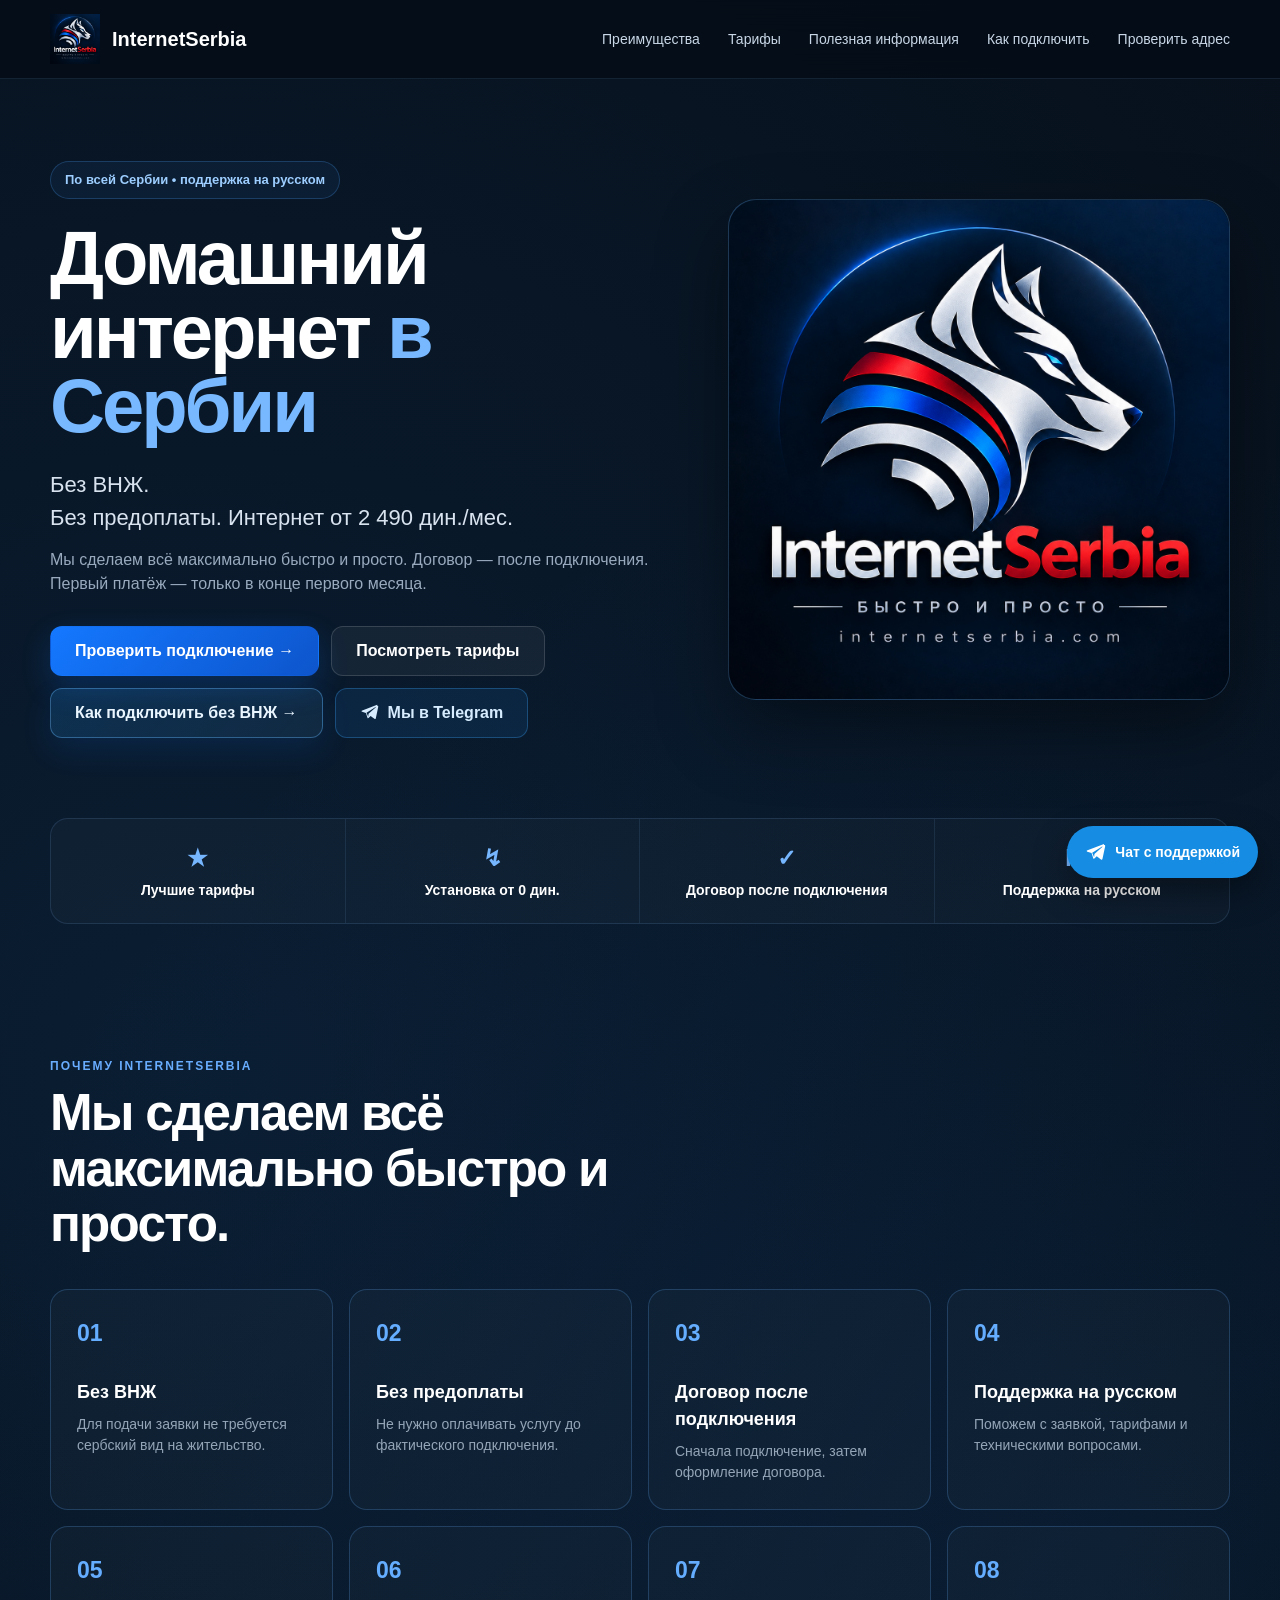
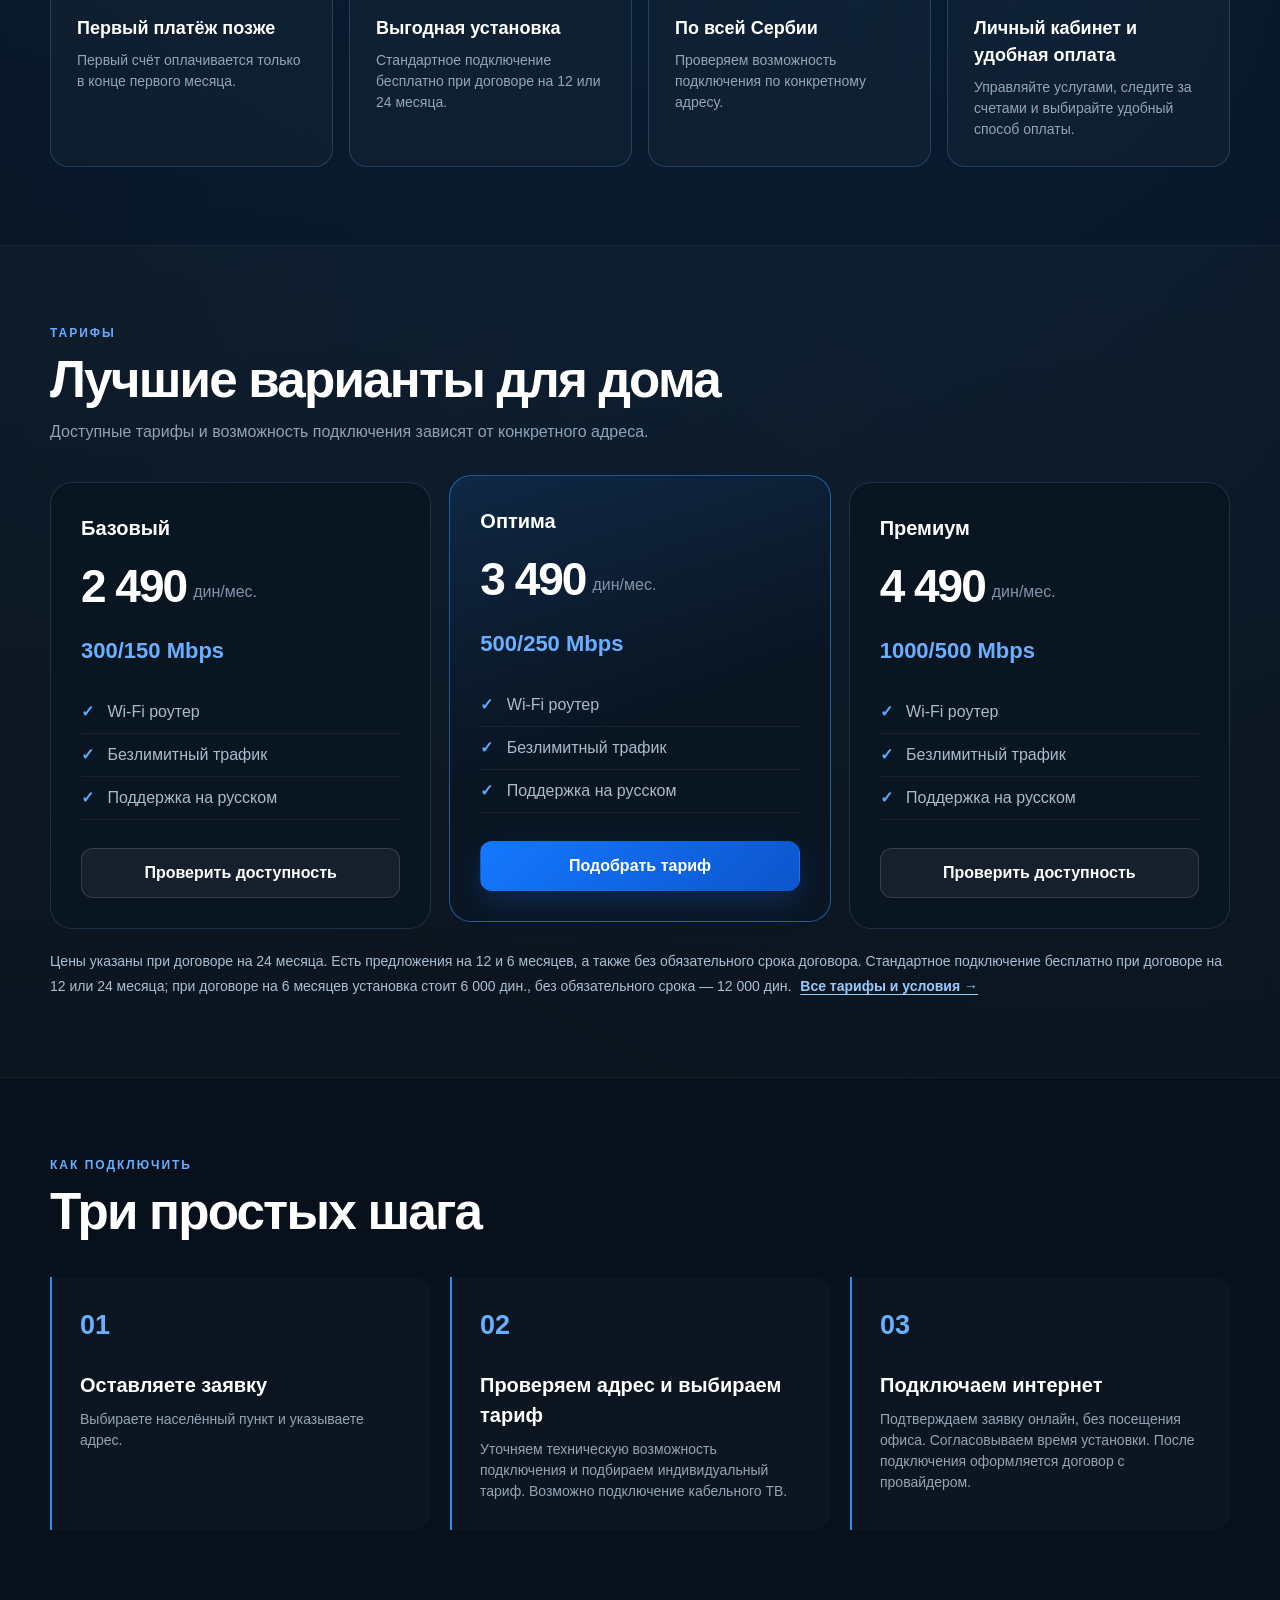
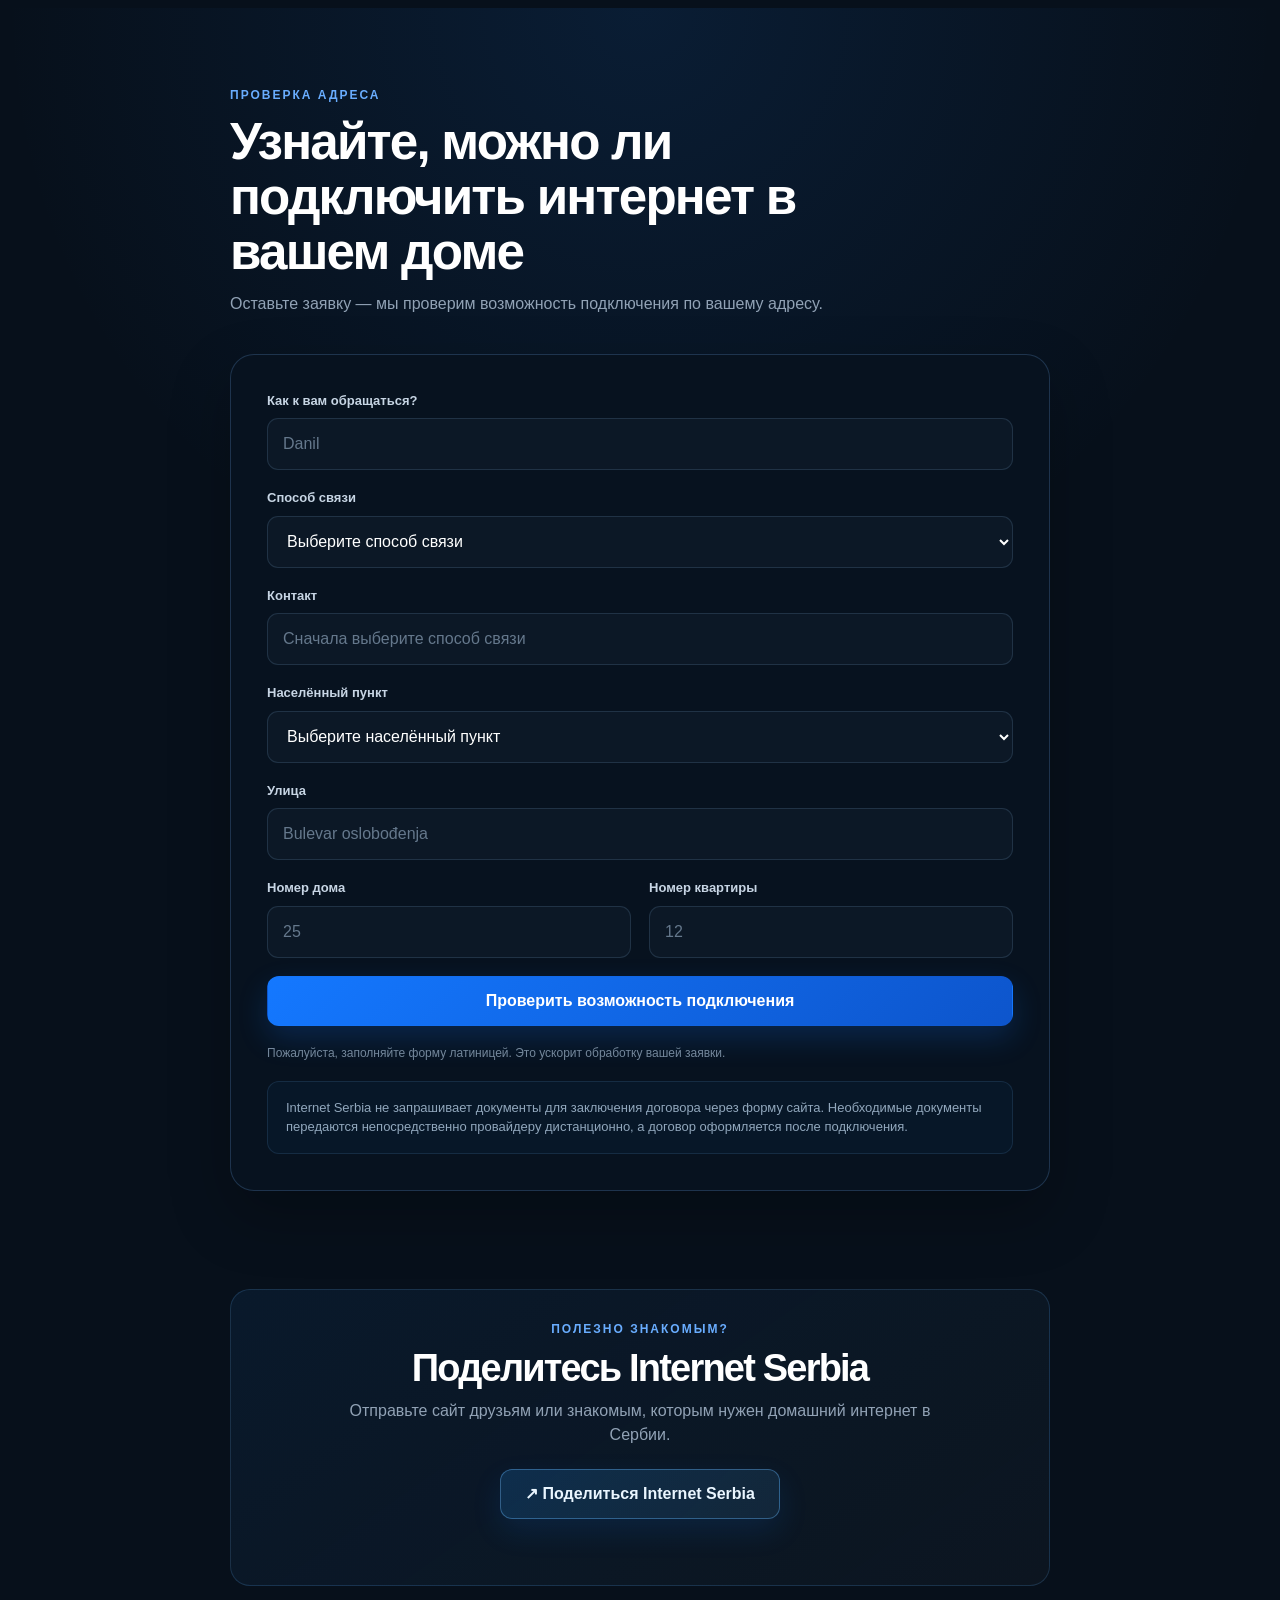
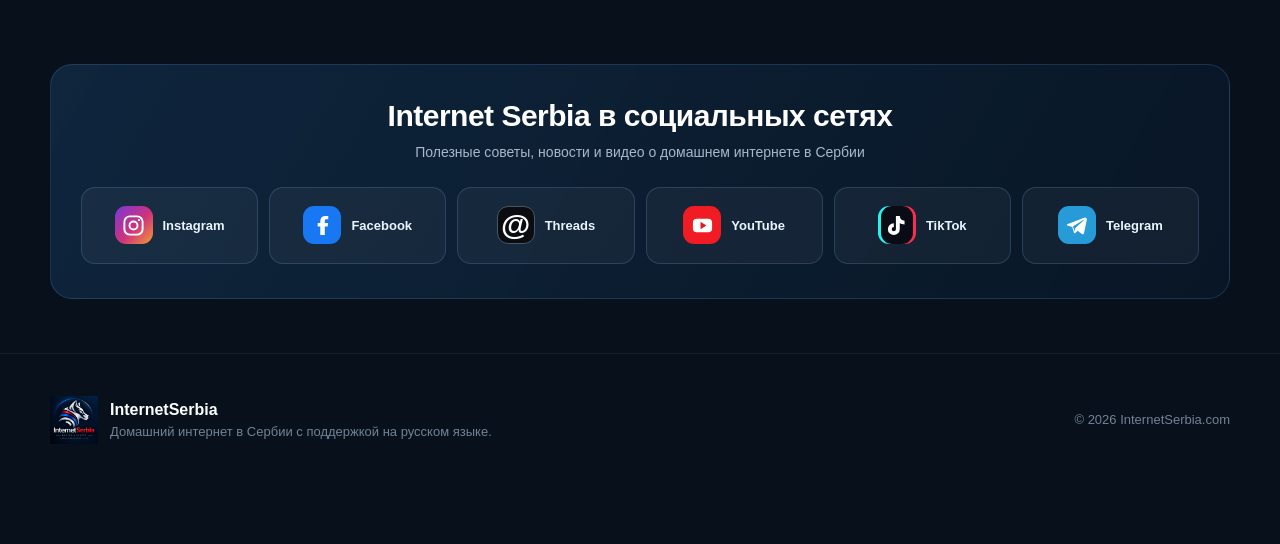
<file: index.html>
<!DOCTYPE html>
<html lang="ru">
<head>
<meta charset="UTF-8">

<meta
name="viewport"
content="width=device-width, initial-scale=1.0"
>
<link rel="stylesheet" href="socials.css">
<script defer src="socials.js"></script>

<title>Домашний интернет в Сербии — подключение и тарифы | InternetSerbia</title>

<meta
name="description"
content="Домашний интернет в Сербии от 2 490 дин./мес. Подключение без ВНЖ, онлайн-оформление и бесплатная поддержка на русском языке. Проверка адреса без предоплаты."
>

<meta
name="robots"
content="index, follow, max-image-preview:large, max-snippet:-1, max-video-preview:-1"
>

<link
rel="canonical"
href="https://internetserbia.com/"
>

<meta property="og:type" content="website">
<meta property="og:locale" content="ru_RU">
<meta property="og:site_name" content="InternetSerbia">
<meta property="og:title" content="Домашний интернет в Сербии | InternetSerbia">

<meta
property="og:description"
content="Домашний интернет в Сербии от 2 490 дин./мес. Без ВНЖ и предоплаты, онлайн-оформление, помощь на русском языке. Проверка адреса бесплатно."
>

<meta property="og:url" content="https://internetserbia.com/">
<meta property="og:image" content="https://internetserbia.com/logo.png">
<meta property="og:image:alt" content="InternetSerbia — домашний интернет в Сербии">

<meta name="twitter:card" content="summary">
<meta name="twitter:title" content="Домашний интернет в Сербии | InternetSerbia">

<meta
name="twitter:description"
content="Проверьте возможность подключения домашнего интернета по вашему адресу в Сербии."
>

<meta name="twitter:image" content="https://internetserbia.com/logo.png">

<meta name="theme-color" content="#07101b">

<link rel="icon" href="logo.png">
<link rel="preload" href="logo.png" as="image" fetchpriority="high">

<script type="application/ld+json">
{
  "@context": "https://schema.org",
  "@graph": [
    {
      "@type": "Organization",
      "@id": "https://internetserbia.com/#organization",
      "name": "InternetSerbia",
      "alternateName": "Internet Serbia",
      "url": "https://internetserbia.com/",
      "logo": {
        "@type": "ImageObject",
        "url": "https://internetserbia.com/logo.png"
      },
      "description": "Домашний интернет в Сербии с поддержкой на русском языке.",
      "sameAs": [
        "https://t.me/internetserbia"
      ]
    },
    {
      "@type": "WebSite",
      "@id": "https://internetserbia.com/#website",
      "url": "https://internetserbia.com/",
      "name": "InternetSerbia",
      "alternateName": "Internet Serbia",
      "inLanguage": "ru",
      "publisher": {
        "@id": "https://internetserbia.com/#organization"
      }
    },
    {
      "@type": "WebPage",
      "@id": "https://internetserbia.com/#webpage",
      "url": "https://internetserbia.com/",
      "name": "Домашний интернет в Сербии — подключение и тарифы",
      "description": "Домашний интернет в Сербии от 2 490 дин./мес. Онлайн-оформление, подключение без ВНЖ и предоплаты, бесплатная поддержка на русском языке.",
      "inLanguage": "ru",
      "isPartOf": {
        "@id": "https://internetserbia.com/#website"
      },
      "about": {
        "@id": "https://internetserbia.com/#service"
      }
    },
    {
      "@type": "Service",
      "@id": "https://internetserbia.com/#service",
      "name": "Подключение домашнего интернета в Сербии",
      "serviceType": "Домашний интернет",
      "description": "Проверка возможности подключения домашнего интернета по адресу в Сербии с поддержкой на русском языке.",
      "provider": {
        "@id": "https://internetserbia.com/#organization"
      },
      "areaServed": {
        "@type": "Country",
        "name": "Serbia"
      },
      "url": "https://internetserbia.com/#check"
    }
  ]
}
</script>

<style>

* {
box-sizing: border-box;
margin: 0;
padding: 0;
}

html {
scroll-behavior: smooth;
}

body {
font-family: Arial, Helvetica, sans-serif;

background:
radial-gradient(circle at 15% 20%, rgba(30, 110, 190, 0.14), transparent 35%),
radial-gradient(circle at 85% 30%, rgba(20, 90, 170, 0.10), transparent 30%),
#07101b;

color: #ffffff;
line-height: 1.5;
overflow-x: hidden;
}

a {
color: inherit;
text-decoration: none;
}

img {
max-width: 100%;
display: block;
}

button,
input,
select {
font: inherit;
}

.container {
width: min(1180px, calc(100% - 40px));
margin: 0 auto;
}

header {
position: sticky;
top: 0;
z-index: 100;

backdrop-filter: blur(16px);

background: rgba(5, 13, 23, 0.88);

border-bottom: 1px solid rgba(135, 190, 255, 0.12);
}

.header-inner {
min-height: 78px;

display: flex;
align-items: center;
justify-content: space-between;

gap: 30px;
}

.logo {
display: flex;
align-items: center;
gap: 12px;

font-weight: 800;
font-size: 20px;

white-space: nowrap;
}

.logo img {
width: 50px;
height: 50px;
object-fit: contain;
}

nav {
display: flex;
align-items: center;
gap: 28px;
}

nav a {
color: #c8d6e6;
font-size: 14px;
transition: 0.2s;
}

nav a:hover {
color: #ffffff;
}

.btn {
min-height: 50px;
padding: 0 24px;
border-radius: 12px;

display: inline-flex;
align-items: center;
justify-content: center;

border: 1px solid transparent;

font-weight: 700;

cursor: pointer;

transition: 0.2s;

text-align: center;
}

.btn:hover {
transform: translateY(-2px);
}

.btn-blue {
background: linear-gradient(135deg, #1478ff, #0d55cc);
color: #ffffff;
box-shadow: 0 12px 30px rgba(20, 120, 255, 0.20);
}

.btn-dark {
background: rgba(255, 255, 255, 0.05);
color: #ffffff;
border-color: rgba(255, 255, 255, 0.14);
}

.btn-telegram {
background: rgba(30, 140, 230, 0.11);
border-color: rgba(65, 170, 255, 0.30);
color: #d7edff;
gap: 9px;
}

.btn-guide {
background:
linear-gradient(
135deg,
rgba(30, 140, 230, 0.20),
rgba(90, 180, 255, 0.10)
);

border-color: rgba(100, 185, 255, 0.38);

color: #eaf6ff;

box-shadow:
0 12px 30px rgba(20, 120, 255, 0.12);
}

.btn-guide:hover {
border-color: rgba(120, 200, 255, 0.60);

box-shadow:
0 14px 34px rgba(20, 120, 255, 0.20);
}

.telegram-icon {
width: 19px;
height: 19px;
}

.full {
width: 100%;
}

.hero {
padding: 82px 0 62px;
}

.hero-grid {
display: grid;

grid-template-columns: 1.1fr 0.9fr;

gap: 65px;

align-items: center;
}

.eyebrow {
display: inline-flex;
align-items: center;

padding: 8px 14px;

border: 1px solid rgba(80, 165, 255, 0.24);

background: rgba(45, 125, 220, 0.08);

border-radius: 999px;

color: #9dceff;

font-size: 13px;
font-weight: 700;

margin-bottom: 22px;
}

h1 {
font-size: clamp(44px, 6vw, 76px);
line-height: 0.98;
letter-spacing: -3px;

max-width: 820px;

margin-bottom: 24px;
}

.hero-highlight {
color: #78b8ff;
}

.hero-lead {
font-size: 22px;

max-width: 680px;

color: #d8e3ef;

margin-bottom: 14px;
}

.hero-sub {
color: #99aabe;

max-width: 680px;

margin-bottom: 30px;
}

.hero-actions {
display: flex;
flex-wrap: wrap;
gap: 12px;
}

.hero-card {
position: relative;

min-height: 470px;

border-radius: 28px;

background:
linear-gradient(
145deg,
rgba(27, 83, 145, 0.18),
rgba(5, 14, 24, 0.92)
);

border: 1px solid rgba(111, 183, 255, 0.20);

overflow: hidden;

box-shadow:
0 30px 70px rgba(0, 0, 0, 0.38);

display: flex;
align-items: stretch;
justify-content: stretch;

padding: 0;
}

.hero-card::before {
content: "";

position: absolute;

width: 330px;
height: 330px;

border-radius: 50%;

background: rgba(18, 113, 230, 0.13);

filter: blur(25px);
}

.hero-card img {
position: relative;
z-index: 2;

width: 100%;
height: 100%;

max-width: none;
max-height: none;

object-fit: cover;

border-radius: 28px;

filter:
drop-shadow(
0 25px 30px rgba(0, 0, 0, 0.5)
);
}

.trust-strip {
padding: 18px 0 55px;
}

.trust-grid {
display: grid;

grid-template-columns: repeat(4, 1fr);

border:
1px solid
rgba(134, 190, 255, 0.14);

border-radius: 18px;

overflow: hidden;

background:
rgba(255, 255, 255, 0.025);
}

.trust-item {
padding: 22px;

text-align: center;

border-right:
1px solid
rgba(134, 190, 255, 0.10);
}

.trust-item:last-child {
border-right: none;
}

.trust-symbol {
color: #76b6ff;

font-size: 23px;
font-weight: 900;

margin-bottom: 5px;
}

.trust-item strong {
display: block;

font-size: 14px;
}

section {
padding: 78px 0;
}

.section-heading {
max-width: 720px;

margin-bottom: 38px;
}

.section-label {
color: #69adff;

text-transform: uppercase;

letter-spacing: 2px;

font-size: 12px;
font-weight: 800;

margin-bottom: 10px;
}

h2 {
font-size: clamp(34px, 4vw, 52px);

line-height: 1.08;

letter-spacing: -1.8px;

margin-bottom: 12px;
}

.section-heading p {
color: #91a2b5;
}

.benefits-grid {
display: grid;

grid-template-columns:
repeat(4, 1fr);

gap: 16px;
}

.benefit {
min-height: 210px;

padding: 26px;

border:
1px solid
rgba(95, 170, 245, 0.23);

border-radius: 18px;

background:
rgba(255, 255, 255, 0.025);
}

.benefit-number {
color: #64adff;

font-size: 23px;
font-weight: 900;

margin-bottom: 28px;
}

.benefit h3 {
font-size: 18px;

margin-bottom: 8px;
}

.benefit p {
color: #94a5b7;

font-size: 14px;
}

.tariffs-section {
background:
rgba(255, 255, 255, 0.018);

border-top:
1px solid
rgba(255, 255, 255, 0.04);

border-bottom:
1px solid
rgba(255, 255, 255, 0.04);
}

.tariffs-grid {
display: grid;

grid-template-columns:
repeat(3, 1fr);

gap: 18px;
}

.tariff {
border:
1px solid
rgba(121, 184, 245, 0.17);

border-radius: 22px;

background: #0a1522;

padding: 30px;

display: flex;
flex-direction: column;

min-height: 430px;
}

.tariff.featured {
border-color:
rgba(50, 145, 255, 0.55);

background:
linear-gradient(
160deg,
rgba(25, 105, 200, 0.17),
#0a1522 55%
);

transform: translateY(-7px);
}

.tariff-name {
font-size: 20px;
font-weight: 800;

margin-bottom: 20px;
}

.price {
display: flex;

align-items: flex-end;

gap: 7px;

margin-bottom: 25px;
}

.price strong {
font-size: 46px;

line-height: 1;

letter-spacing: -2px;
}

.price span {
color: #8193a7;

margin-bottom: 5px;
}

.speed {
color: #6bb0ff;

font-weight: 800;
font-size: 22px;

margin-bottom: 24px;
}

.tariff ul {
list-style: none;

margin-bottom: 28px;

flex: 1;
}

.tariff li {
color: #acbac9;

padding: 9px 0;

border-bottom:
1px solid
rgba(255, 255, 255, 0.055);
}

.tariff li::before {
content: "✓";

color: #5daaff;

margin-right: 9px;

font-weight: 900;
}

.tariffs-note {
  margin-top: 20px;
  color: #a9bfd5;
  font-size: 14px;
  line-height: 1.8;
}
.tariffs-note a {
  display: inline-block;
  margin-left: 5px;
  color: #94ccff;
  font-weight: 800;
  text-decoration: underline;
  text-underline-offset: 3px;
}

.steps-grid {
display: grid;

grid-template-columns:
repeat(3, 1fr);

gap: 20px;
}

.step {
padding: 28px;

border-left:
2px solid #338ce7;

background:
rgba(255, 255, 255, 0.025);

border-radius:
0 16px 16px 0;
}

.step-number {
color: #69afff;

font-size: 27px;
font-weight: 900;

margin-bottom: 24px;
}

.step h3 {
font-size: 20px;

margin-bottom: 9px;
}

.step p {
color: #93a4b6;

font-size: 14px;
}

.check-section {
background:
radial-gradient(
circle at 50% 0%,
rgba(26, 108, 204, 0.14),
transparent 45%
);
}

.check-wrap {
max-width: 820px;

margin: 0 auto;
}

.check-card {
padding: 36px;

border-radius: 24px;

border:
1px solid
rgba(113, 181, 248, 0.21);

background:
rgba(8, 19, 32, 0.93);

box-shadow:
0 25px 60px
rgba(0, 0, 0, 0.25);
}

.form {
display: grid;

grid-template-columns:
repeat(2, 1fr);

gap: 18px;
}

.field {
display: flex;

flex-direction: column;

gap: 8px;
}

.field.full-width {
grid-column: 1 / -1;
}

label {
color: #c7d5e4;

font-size: 13px;
font-weight: 700;
}

input,
select {
width: 100%;

min-height: 52px;

padding: 0 15px;

border-radius: 11px;

border:
1px solid
rgba(133, 177, 220, 0.17);

background: #0c1826;

color: #ffffff;

outline: none;

transition: 0.2s;
}

input::placeholder {
color: #65788c;
}

input:focus,
select:focus {
border-color: #3a93ed;

box-shadow:
0 0 0 3px
rgba(58, 147, 237, 0.10);
}

select option {
background: #101c2a;

color: #fff;
}

.form-note {
grid-column: 1 / -1;

color: #74879b;

font-size: 12px;

line-height: 1.6;
}

.contract-note {
margin-top: 18px;

padding: 16px 18px;

border-radius: 12px;

border:
1px solid
rgba(105, 169, 232, 0.14);

background:
rgba(24, 88, 150, 0.08);

color: #91a7bc;

font-size: 13px;
}

.success-message {
display: none;

margin-bottom: 25px;

padding: 19px 20px;

border-radius: 14px;

border:
1px solid
rgba(72, 190, 123, 0.45);

background:
rgba(72, 190, 123, 0.10);

color: #c9f6dc;

font-weight: 700;

line-height: 1.5;
}

/* Блок "Поделиться" */

.share-section {
padding: 20px 0 70px;
}

.share-card {
max-width: 820px;

margin: 0 auto;

padding: 30px 32px;

border-radius: 20px;

border:
1px solid
rgba(95, 170, 245, 0.18);

background:
linear-gradient(
145deg,
rgba(30, 110, 190, 0.10),
rgba(255, 255, 255, 0.025)
);

text-align: center;
}

.share-card h2 {
font-size: clamp(28px, 4vw, 38px);

margin-bottom: 10px;
}

.share-card p {
color: #91a2b5;

max-width: 600px;

margin: 0 auto 22px;
}

.share-button {
margin: 0 auto;
}

.share-status {
min-height: 24px;

margin-top: 12px;

color: #9dceff;

font-size: 13px;
}

footer {
padding: 42px 0 100px;

border-top:
1px solid
rgba(255, 255, 255, 0.06);
}

.footer-inner {
display: flex;

justify-content: space-between;
align-items: center;

gap: 30px;
}

.footer-brand {
display: flex;
align-items: center;

gap: 12px;
}

.footer-brand img {
width: 48px;
height: 48px;

object-fit: contain;
}

.footer-brand strong {
display: block;
}

.footer-brand p,
.copyright {
color: #718397;

font-size: 13px;
}

.support-float {
position: fixed;

right: 22px;
bottom: 22px;

z-index: 200;

min-height: 52px;

padding: 0 18px;

border-radius: 999px;

display: flex;
align-items: center;

gap: 9px;

background: #168de2;

color: #ffffff;

font-weight: 800;
font-size: 14px;

box-shadow:
0 14px 35px
rgba(0, 0, 0, 0.38);

transition: 0.2s;
}

.support-float:hover {
transform: translateY(-3px);
}

.support-float svg {
width: 21px;
height: 21px;
}

@media (max-width: 950px) {

nav {
display: none;
}

.hero-grid {
grid-template-columns: 1fr;

gap: 40px;
}

.hero-card {
min-height: 360px;
}

.trust-grid {
grid-template-columns:
repeat(2, 1fr);
}

.trust-item:nth-child(2) {
border-right: none;
}

.trust-item:nth-child(-n+2) {
border-bottom:
1px solid
rgba(134, 190, 255, 0.10);
}

.benefits-grid {
grid-template-columns:
repeat(2, 1fr);
}

.tariffs-grid {
grid-template-columns: 1fr;
}

.tariff.featured {
transform: none;
}

.steps-grid {
grid-template-columns: 1fr;
}

}

@media (max-width: 650px) {

.container {
width:
min(
100% - 24px,
1180px
);
}

.header-inner {
min-height: 68px;
}

.logo {
font-size: 17px;
}

.logo img {
width: 42px;
height: 42px;
}

.hero {
padding: 55px 0 45px;
}

h1 {
font-size: 45px;

letter-spacing: -2px;
}

.hero-lead {
font-size: 18px;
}

.hero-actions {
flex-direction: column;
}

.hero-actions .btn {
width: 100%;
}

.hero-card {
min-height: 300px;

padding: 0;
}

section {
padding: 58px 0;
}

.trust-grid {
grid-template-columns:
1fr 1fr;
}

.trust-item {
padding: 18px 10px;
}

.benefits-grid {
grid-template-columns: 1fr;
}

.benefit {
min-height: auto;
}

.form {
grid-template-columns: 1fr;
}

.field.full-width,
.form-note {
grid-column: auto;
}

.check-card {
padding: 22px 16px;
}

.share-section {
padding: 10px 0 55px;
}

.share-card {
padding: 26px 18px;
}

.share-button {
width: 100%;
}

.footer-inner {
flex-direction: column;

align-items: flex-start;
}

.support-float {
right: 14px;
bottom: 14px;

min-height: 48px;

padding: 0 15px;

font-size: 13px;
}

}

</style>
</head>

<body>

<header>

<div class="container header-inner">

<a class="logo" href="#">

<img
src="logo.png"
alt="InternetSerbia"
>

<span>
InternetSerbia
</span>

</a>

<nav>

<a href="#benefits">
Преимущества
</a>

<a href="tariffs.html">
Тарифы
</a>

<a href="articles.html">
Полезная информация
</a>

<a href="#steps">
Как подключить
</a>

<a href="#check">
Проверить адрес
</a>

</nav>

</div>

</header>

<main>

<section class="hero">

<div class="container hero-grid">

<div>

<div class="eyebrow">
По всей Сербии • поддержка на русском
</div>

<h1>
Домашний интернет
<span class="hero-highlight">
в Сербии
</span>
</h1>

<p class="hero-lead">
Без ВНЖ.<br>
Без предоплаты. Интернет от 2 490 дин./мес.
</p>

<p class="hero-sub">
Мы сделаем всё максимально быстро и просто.
Договор — после подключения.
Первый платёж — только в конце первого месяца.
</p>

<div class="hero-actions">

<a
class="btn btn-blue"
href="#check"
>
Проверить подключение →
</a>

<a
class="btn btn-dark"
href="tariffs.html"
>
Посмотреть тарифы
</a>

<a
class="btn btn-guide"
href="internet-v-serbii-bez-vnzh.html"
>
Как подключить без ВНЖ →
</a>

<a
class="btn btn-telegram"
href="https://t.me/internetserbia"
target="_blank"
rel="noopener noreferrer"
>

<svg
class="telegram-icon"
viewBox="0 0 24 24"
fill="currentColor"
aria-hidden="true"
>

<path
d="M21.7 2.3 2.9 9.55c-1.28.51-1.27 1.22-.23 1.54l4.82 1.5 1.84 5.72c.22.61.11.86.75.86.49 0 .71-.22.98-.48l2.33-2.27 4.85 3.58c.89.49 1.53.24 1.75-.83l3-14.13c.31-1.3-.49-1.89-1.28-1.54ZM8.25 12.25l10.89-6.87c.54-.33 1.03-.15.63.2l-8.99 8.11-.35 3.76-2.18-5.2Z"
/>

</svg>

Мы в Telegram

</a>

</div>

</div>

<div class="hero-card">

<img
src="logo.png"
alt="InternetSerbia"
>

</div>

</div>

</section>

<div class="trust-strip">

<div class="container">

<div class="trust-grid">

<div class="trust-item">

<div class="trust-symbol">
★
</div>

<strong>
Лучшие тарифы
</strong>

</div>

<div class="trust-item">

<div class="trust-symbol">
↯
</div>

<strong>
Установка от 0 дин.
</strong>

</div>

<div class="trust-item">

<div class="trust-symbol">
✓
</div>

<strong>
Договор после подключения
</strong>

</div>

<div class="trust-item">

<div class="trust-symbol">
RU
</div>

<strong>
Поддержка на русском
</strong>

</div>

</div>

</div>

</div>

<section id="benefits">

<div class="container">

<div class="section-heading">

<div class="section-label">
Почему InternetSerbia
</div>

<h2>
Мы сделаем всё максимально быстро и просто.
</h2>

</div>

<div class="benefits-grid">

<div class="benefit">

<div class="benefit-number">
01
</div>

<h3>
Без ВНЖ
</h3>

<p>
Для подачи заявки не требуется сербский вид на жительство.
</p>

</div>

<div class="benefit">

<div class="benefit-number">
02
</div>

<h3>
Без предоплаты
</h3>

<p>
Не нужно оплачивать услугу до фактического подключения.
</p>

</div>

<div class="benefit">

<div class="benefit-number">
03
</div>

<h3>
Договор после подключения
</h3>

<p>
Сначала подключение, затем оформление договора.
</p>

</div>

<div class="benefit">

<div class="benefit-number">
04
</div>

<h3>
Поддержка на русском
</h3>

<p>
Поможем с заявкой, тарифами и техническими вопросами.
</p>

</div>

<div class="benefit">

<div class="benefit-number">
05
</div>

<h3>
Первый платёж позже
</h3>

<p>
Первый счёт оплачивается только в конце первого месяца.
</p>

</div>

<div class="benefit">

<div class="benefit-number">
06
</div>

<h3>
Выгодная установка
</h3>

<p>
Стандартное подключение бесплатно при договоре на 12 или 24 месяца.
</p>

</div>

<div class="benefit">

<div class="benefit-number">
07
</div>

<h3>
По всей Сербии
</h3>

<p>
Проверяем возможность подключения по конкретному адресу.
</p>

</div>

<div class="benefit">

<div class="benefit-number">
08
</div>

<h3>
Личный кабинет и удобная оплата
</h3>

<p>
Управляйте услугами, следите за счетами и выбирайте удобный способ оплаты.
</p>

</div>

</div>

</div>

</section>

<section
class="tariffs-section"
id="tariffs"
>

<div class="container">

<div class="section-heading">

<div class="section-label">
Тарифы
</div>

<h2>
Лучшие варианты для дома
</h2>

<p>
Доступные тарифы и возможность подключения зависят от конкретного адреса.
</p>

</div>

<div class="tariffs-grid">

<article class="tariff">

<div class="tariff-name">
Базовый
</div>

<div class="price">

<strong>
2 490
</strong>

<span>
дин/мес.
</span>

</div>

<div class="speed">
300/150 Mbps
</div>

<ul>

<li>
Wi-Fi роутер
</li>

<li>
Безлимитный трафик
</li>

<li>
Поддержка на русском
</li>

</ul>

<a
class="btn btn-dark"
href="tariffs.html"
>
Проверить доступность
</a>

</article>

<article class="tariff featured">

<div class="tariff-name">
Оптима
</div>

<div class="price">

<strong>
3 490
</strong>

<span>
дин/мес.
</span>

</div>

<div class="speed">
500/250 Mbps
</div>

<ul>

<li>
Wi-Fi роутер
</li>

<li>
Безлимитный трафик
</li>

<li>
Поддержка на русском
</li>

</ul>

<a
class="btn btn-blue"
href="tariffs.html"
>
Подобрать тариф
</a>

</article>

<article class="tariff">

<div class="tariff-name">
Премиум
</div>

<div class="price">

<strong>
4 490
</strong>

<span>
дин/мес.
</span>

</div>

<div class="speed">
1000/500 Mbps
</div>

<ul>

<li>
Wi-Fi роутер
</li>

<li>
Безлимитный трафик
</li>

<li>
Поддержка на русском
</li>

</ul>

<a
class="btn btn-dark"
href="tariffs.html"
>
Проверить доступность
</a>

</article>

</div>

<p class="tariffs-note">
Цены указаны при договоре на 24 месяца. Есть предложения на 12 и 6 месяцев, а также без обязательного срока договора.
Стандартное подключение бесплатно при договоре на 12 или 24 месяца; при договоре на 6 месяцев установка стоит 6 000 дин., без обязательного срока — 12 000 дин.
<a href="tariffs.html">Все тарифы и условия →</a>
</p>

</div>

</section>

<section id="steps">

<div class="container">

<div class="section-heading">

<div class="section-label">
Как подключить
</div>

<h2>
Три простых шага
</h2>

</div>

<div class="steps-grid">

<div class="step">

<div class="step-number">
01
</div>

<h3>
Оставляете заявку
</h3>

<p>
Выбираете населённый пункт и указываете адрес.
</p>

</div>

<div class="step">

<div class="step-number">
02
</div>

<h3>
Проверяем адрес и выбираем тариф
</h3>

<p>
Уточняем техническую возможность подключения и подбираем индивидуальный тариф.
Возможно подключение кабельного ТВ.
</p>

</div>

<div class="step">

<div class="step-number">
03
</div>

<h3>
Подключаем интернет
</h3>

<p>
Подтверждаем заявку онлайн, без посещения офиса. Согласовываем время установки. После подключения оформляется договор с провайдером.
</p>

</div>

</div>

</div>

</section>

<section
class="check-section"
id="check"
>

<div class="container">

<div class="check-wrap">

<div class="section-heading">

<div class="section-label">
Проверка адреса
</div>

<h2>
Узнайте, можно ли подключить интернет в вашем доме
</h2>

<p>
Оставьте заявку — мы проверим возможность подключения по вашему адресу.
</p>

</div>

<div
class="success-message"
id="successMessage"
>
✓ Заявка отправлена. Мы проверим возможность подключения и свяжемся с вами.
</div>

<div class="check-card">

<form
class="form"
id="applicationForm"
method="POST"
>

<input
type="text"
name="_honey"
tabindex="-1"
autocomplete="off"
style="display:none"
>

<div class="field full-width">

<label for="name">
Как к вам обращаться?
</label>

<input
id="name"
name="name"
type="text"
placeholder="Danil"
autocomplete="name"
required
>

</div>

<div class="field full-width">

<label for="contactType">
Способ связи
</label>

<select
id="contactType"
name="contact_type"
required
>

<option value="">
Выберите способ связи
</option>

<option value="telegram">
Telegram
</option>

<option value="email">
E-mail
</option>

</select>

</div>

<div class="field full-width">

<label for="contact">
Контакт
</label>

<input
id="contact"
name="contact"
type="text"
placeholder="Сначала выберите способ связи"
autocomplete="off"
required
>

</div>

<div class="field full-width">

<label for="city">
Населённый пункт
</label>

<select
id="city"
name="city"
required
>

<option value="">
Выберите населённый пункт
</option>

<option>Beograd</option>
<option>Bor</option>
<option>Cacak</option>
<option>Jagodina</option>
<option>Kikinda</option>
<option>Kopaonik</option>
<option>Kragujevac</option>
<option>Kraljevo</option>
<option>Krusevac</option>
<option>Lazarevac</option>
<option>Leskovac</option>
<option>Loznica</option>
<option>Mladenovac</option>
<option>Nis</option>
<option>Novi Beograd</option>
<option>Novi Pazar</option>
<option>Novi Sad</option>
<option>Obrenovac</option>
<option>Pancevo</option>
<option>Paracin</option>
<option>Pirot</option>
<option>Pozarevac</option>
<option>Pozega</option>
<option>Ruma</option>
<option>Sabac</option>
<option>Smederevo</option>
<option>Sombor</option>
<option>Sremska Mitrovica</option>
<option>Subotica</option>
<option>Uzice</option>
<option>Valjevo</option>
<option>Vranje</option>
<option>Vrbas</option>
<option>Vrnjacka Banja</option>
<option>Vrsac</option>
<option>Zemun</option>
<option>Zlatibor</option>
<option>Zrenjanin</option>

</select>

</div>

<div class="field full-width">

<label for="street">
Улица
</label>

<input
id="street"
name="street"
type="text"
placeholder="Bulevar oslobođenja"
required
>

</div>

<div class="field">

<label for="house">
Номер дома
</label>

<input
id="house"
name="house"
type="text"
placeholder="25"
required
>

</div>

<div class="field">

<label for="apartment">
Номер квартиры
</label>

<input
id="apartment"
name="apartment"
type="text"
placeholder="12"
required
>

</div>

<div class="field full-width">

<button
class="btn btn-blue full"
id="submitButton"
type="submit"
>
Проверить возможность подключения
</button>

</div>

<p class="form-note">
Пожалуйста, заполняйте форму латиницей.
Это ускорит обработку вашей заявки.
</p>

</form>

<div class="contract-note">
Internet Serbia не запрашивает документы для заключения договора через форму сайта.
Необходимые документы передаются непосредственно провайдеру дистанционно, а договор оформляется после подключения.
</div>

</div>

</div>

</div>

</section>

<section class="share-section">

<div class="container">

<div class="share-card">

<div class="section-label">
Полезно знакомым?
</div>

<h2>
Поделитесь Internet Serbia
</h2>

<p>
Отправьте сайт друзьям или знакомым, которым нужен домашний интернет в Сербии.
</p>

<button
class="btn btn-guide share-button"
id="shareButton"
type="button"
>
↗ Поделиться Internet Serbia
</button>

<div
class="share-status"
id="shareStatus"
aria-live="polite"
></div>

</div>

</div>

</section>

</main>

<footer>

<div class="container footer-inner">

<div class="footer-brand">

<img
src="logo.png"
alt="InternetSerbia"
>

<div>

<strong>
InternetSerbia
</strong>

<p>
Домашний интернет в Сербии с поддержкой на русском языке.
</p>

</div>

</div>

<div class="copyright">
© 2026 InternetSerbia.com
</div>

</div>

</footer>

<a
class="support-float"
href="https://t.me/internet_serbia"
target="_blank"
rel="noopener noreferrer"
aria-label="Чат с поддержкой в Telegram"
>

<svg
viewBox="0 0 24 24"
fill="currentColor"
aria-hidden="true"
>

<path
d="M21.7 2.3 2.9 9.55c-1.28.51-1.27 1.22-.23 1.54l4.82 1.5 1.84 5.72c.22.61.11.86.75.86.49 0 .71-.22.98-.48l2.33-2.27 4.85 3.58c.89.49 1.53.24 1.75-.83l3-14.13c.31-1.3-.49-1.89-1.28-1.54ZM8.25 12.25l10.89-6.87c.54-.33 1.03-.15.63.2l-8.99 8.11-.35 3.76-2.18-5.2Z"
/>

</svg>

<span>
Чат с поддержкой
</span>

</a>

<script>

const applicationForm =
document.getElementById("applicationForm");

const submitButton =
document.getElementById("submitButton");

const successMessage =
document.getElementById("successMessage");

const workerUrl =
"https://internetserbia-api.kedikun.workers.dev/";

const contactType =
document.getElementById("contactType");

const contactInput =
document.getElementById("contact");

contactType.addEventListener("change", function () {

if (contactType.value === "email") {

contactInput.type = "email";
contactInput.placeholder = "name@example.com";
contactInput.autocomplete = "email";

} else if (contactType.value === "telegram") {

contactInput.type = "text";
contactInput.placeholder = "@username";
contactInput.autocomplete = "off";

} else {

contactInput.type = "text";
contactInput.placeholder = "Сначала выберите способ связи";
contactInput.autocomplete = "off";

}

});

applicationForm.addEventListener("submit", async function (event) {

event.preventDefault();

submitButton.disabled = true;

submitButton.textContent =
"Отправляем заявку...";

successMessage.style.display =
"none";

const formData =
new FormData(applicationForm);

const payload = {

name:
String(
formData.get("name") || ""
).trim(),

email:
String(
formData.get("contact_type") || ""
) === "email"

? String(
formData.get("contact") || ""
).trim()

: "",

telegram:
String(
formData.get("contact_type") || ""
) === "telegram"

? String(
formData.get("contact") || ""
).trim()

: "",

city:
String(
formData.get("city") || ""
).trim(),

street:
String(
formData.get("street") || ""
).trim(),

house:
String(
formData.get("house") || ""
).trim(),

apartment:
String(
formData.get("apartment") || ""
).trim(),

_honey:
String(
formData.get("_honey") || ""
).trim()

};

try {

const response =
await fetch(
workerUrl,
{

method: "POST",

headers: {
"Content-Type":
"application/json"
},

body:
JSON.stringify(payload)

}
);

let result = {};

try {

result =
await response.json();

} catch (error) {

result = {};

}

if (
!response.ok ||
!result.success
) {

throw new Error(
result.message ||
"Не удалось отправить заявку. Пожалуйста, попробуйте ещё раз."
);

}

const applicationNumber =
result.application_number || "";

successMessage.style.borderColor =
"rgba(72, 190, 123, 0.45)";

successMessage.style.background =
"rgba(72, 190, 123, 0.10)";

successMessage.style.color =
"#c9f6dc";

successMessage.textContent =
applicationNumber

? "✓ Заявка отправлена. Номер заявки: " +
applicationNumber +
". Мы проверим возможность подключения и свяжемся с вами."

: "✓ Заявка отправлена. Мы проверим возможность подключения и свяжемся с вами.";

successMessage.style.display =
"block";

applicationForm.reset();

successMessage.scrollIntoView({

behavior: "smooth",
block: "center"

});

} catch (error) {

successMessage.style.borderColor =
"rgba(230, 90, 90, 0.45)";

successMessage.style.background =
"rgba(230, 90, 90, 0.10)";

successMessage.style.color =
"#ffd2d2";

successMessage.textContent =
"Не удалось отправить заявку. Пожалуйста, попробуйте ещё раз.";

successMessage.style.display =
"block";

successMessage.scrollIntoView({

behavior: "smooth",
block: "center"

});

} finally {

submitButton.disabled =
false;

submitButton.textContent =
"Проверить возможность подключения";

}

});


/* Поделиться Internet Serbia */

const shareButton =
document.getElementById("shareButton");

const shareStatus =
document.getElementById("shareStatus");

if (shareButton) {

shareButton.addEventListener(
"click",
async function () {

const shareData = {

title:
"Internet Serbia — домашний интернет в Сербии",

text:
"Домашний интернет в Сербии с поддержкой на русском языке.",

url:
"https://internetserbia.com/"

};

try {

if (navigator.share) {

await navigator.share(
shareData
);

} else if (navigator.clipboard) {

await navigator.clipboard.writeText(
shareData.url
);

shareStatus.textContent =
"✓ Ссылка скопирована";

setTimeout(
function () {

shareStatus.textContent = "";

},
3000
);

} else {

shareStatus.textContent =
"Скопируйте адрес: internetserbia.com";

}

} catch (error) {

if (
error.name !== "AbortError"
) {

try {

if (navigator.clipboard) {

await navigator.clipboard.writeText(
shareData.url
);

shareStatus.textContent =
"✓ Ссылка скопирована";

setTimeout(
function () {

shareStatus.textContent = "";

},
3000
);

} else {

shareStatus.textContent =
"Скопируйте адрес: internetserbia.com";

}

} catch (clipboardError) {

shareStatus.textContent =
"Скопируйте адрес: internetserbia.com";

}

}

}

}
);

}

</script>

<!-- Мобильное меню Internet Serbia: начало -->
<style>
  .mobile-wordmark, .mobile-menu-button, .mobile-menu {
    display: none;
  }

  @media (max-width: 950px) {
    .header-inner .logo > .desktop-wordmark {
      display: none;
    }

    .header-inner .logo > .mobile-wordmark {
      display: flex;
      flex-direction: column;
      align-items: center;
      justify-content: center;
      font-size: 18px;
      font-weight: 800;
      line-height: 1.06;
      white-space: nowrap;
    }

    .mobile-menu-button {
      display: flex;
      width: 44px;
      height: 44px;
      flex: 0 0 44px;
      align-items: center;
      justify-content: center;
      border: 1px solid rgba(135, 190, 255, .3);
      border-radius: 12px;
      background: rgba(40, 100, 175, .15);
      color: #fff;
      font-size: 26px;
      cursor: pointer;
    }

    header .mobile-menu {
      display: none;
      position: absolute;
      top: 100%;
      left: 0;
      right: 0;
      z-index: 101;
      flex-direction: column;
      align-items: stretch;
      gap: 0;
      padding: 10px 14px 16px;
      background: #091728;
      border-bottom: 1px solid rgba(135, 190, 255, .25);
      box-shadow: 0 18px 32px rgba(0, 0, 0, .4);
    }

    header .mobile-menu.is-open {
      display: flex;
    }

    header .mobile-menu a {
      display: block;
      padding: 13px 15px;
      color: #e5f2ff;
      font-size: 15px;
      font-weight: 700;
      border-bottom: 1px solid rgba(135, 190, 255, .10);
    }

    header .mobile-menu a:last-child {
      margin-top: 7px;
      border: 1px solid rgba(135, 190, 255, .30);
      border-radius: 10px;
      background: rgba(20, 120, 255, .15);
    }
  }
</style>

<script>
(() => {
  const header = document.querySelector('body > header');
  const inner = header?.querySelector('.header-inner');
  const logo = inner?.querySelector('.logo');
  const nav = inner?.querySelector('nav');
  const oldName = logo?.querySelector(':scope > span');

  if (!header || !inner || !logo || !nav || !oldName) return;

  oldName.classList.add('desktop-wordmark');

  const newName = document.createElement('span');
  newName.className = 'mobile-wordmark';

  for (const word of ['Internet', 'Serbia']) {
    const line = document.createElement('span');
    line.textContent = word;
    newName.appendChild(line);
  }

  logo.appendChild(newName);

  const menu = document.createElement('nav');
  menu.id = 'mobile-nav';
  menu.className = 'mobile-menu';
  menu.setAttribute('aria-label', 'Мобильное меню');

  nav.querySelectorAll('a').forEach(link => {
    menu.appendChild(link.cloneNode(true));
  });

  header.appendChild(menu);

  const button = document.createElement('button');
  button.type = 'button';
  button.className = 'mobile-menu-button';
  button.setAttribute('aria-controls', 'mobile-nav');
  inner.appendChild(button);

  function setOpen(open) {
    menu.classList.toggle('is-open', open);
    button.textContent = open ? '✕' : '☰';
    button.setAttribute('aria-expanded', String(open));
    button.setAttribute(
      'aria-label',
      open ? 'Закрыть меню' : 'Открыть меню'
    );
  }

  setOpen(false);

  button.addEventListener('click', () => {
    setOpen(!menu.classList.contains('is-open'));
  });

  menu.addEventListener('click', e => {
    if (e.target.closest('a')) setOpen(false);
  });

  document.addEventListener('click', e => {
    if (!header.contains(e.target)) setOpen(false);
  });

  document.addEventListener('keydown', e => {
    if (e.key === 'Escape') setOpen(false);
  });

  window.addEventListener('resize', () => {
    if (window.innerWidth > 950) setOpen(false);
  });
})();
</script>
<!-- Мобильное меню Internet Serbia: конец -->

</body>
</html>
</file>
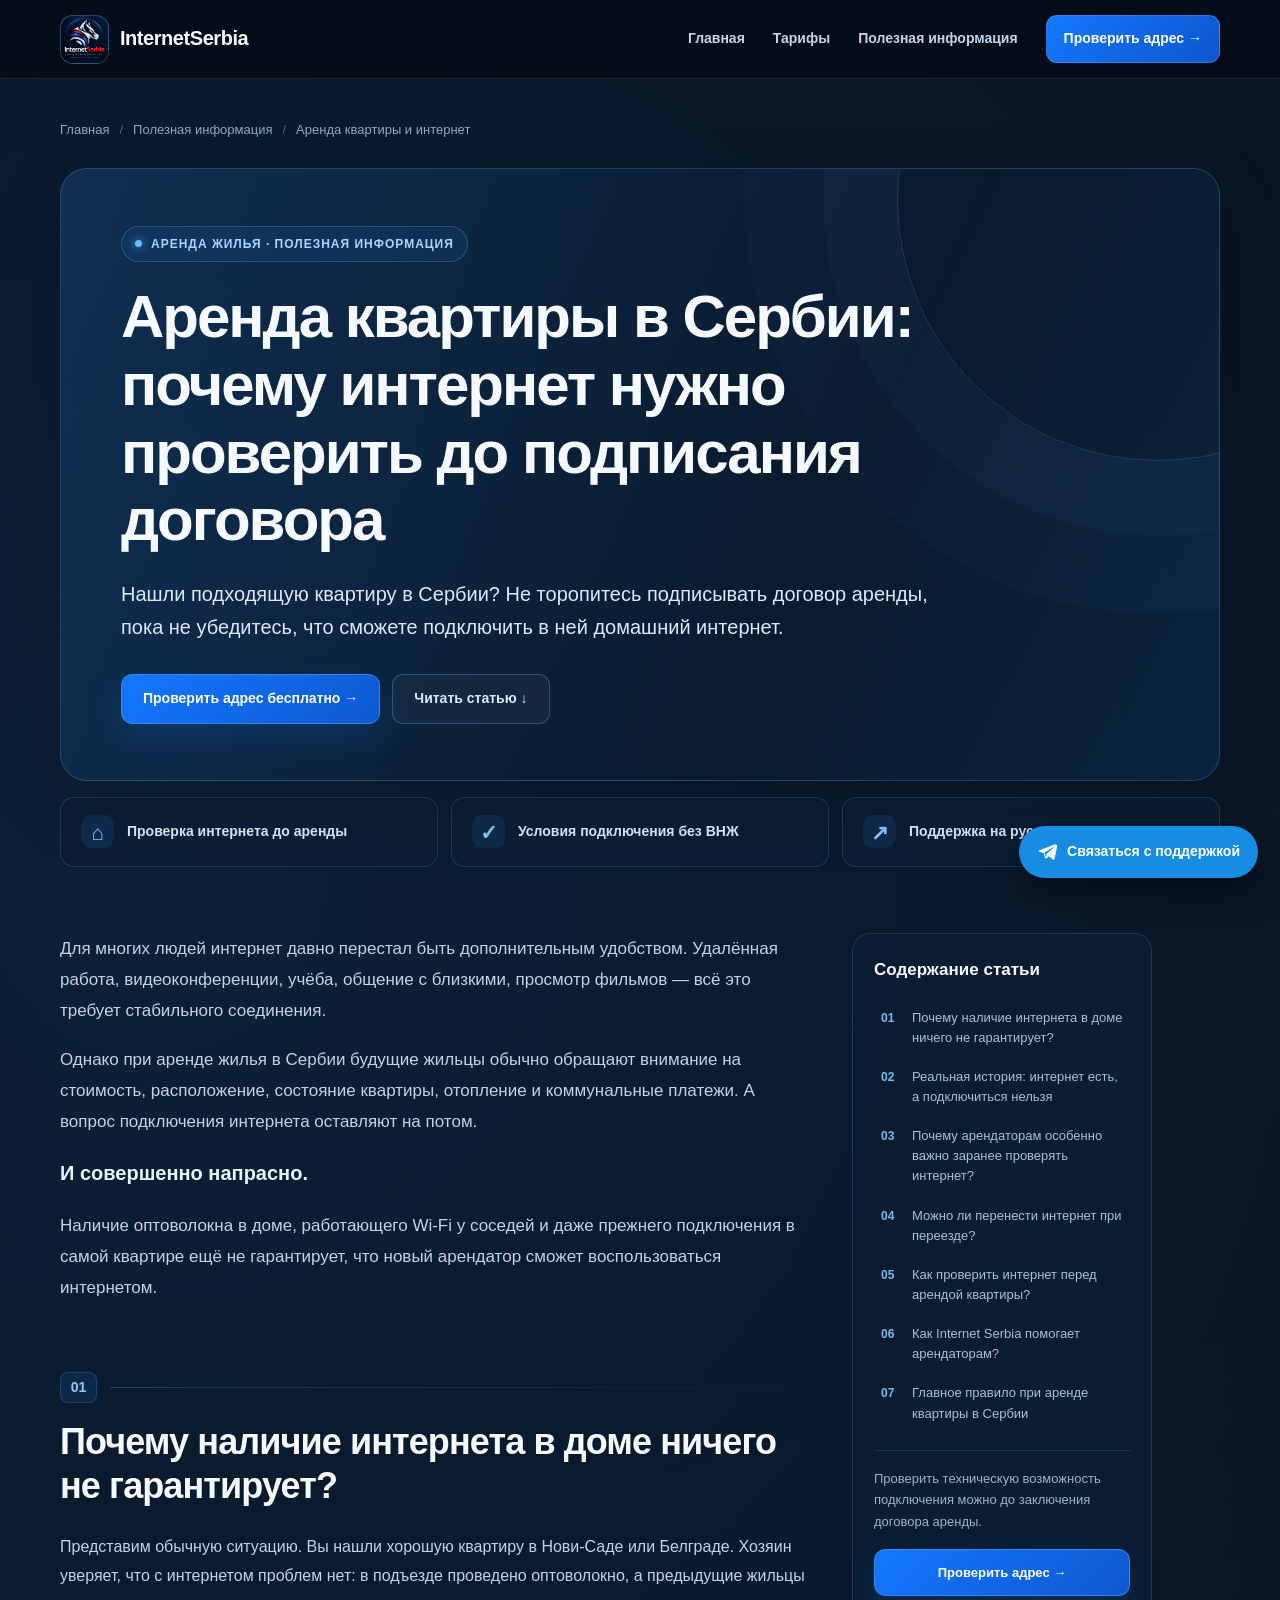
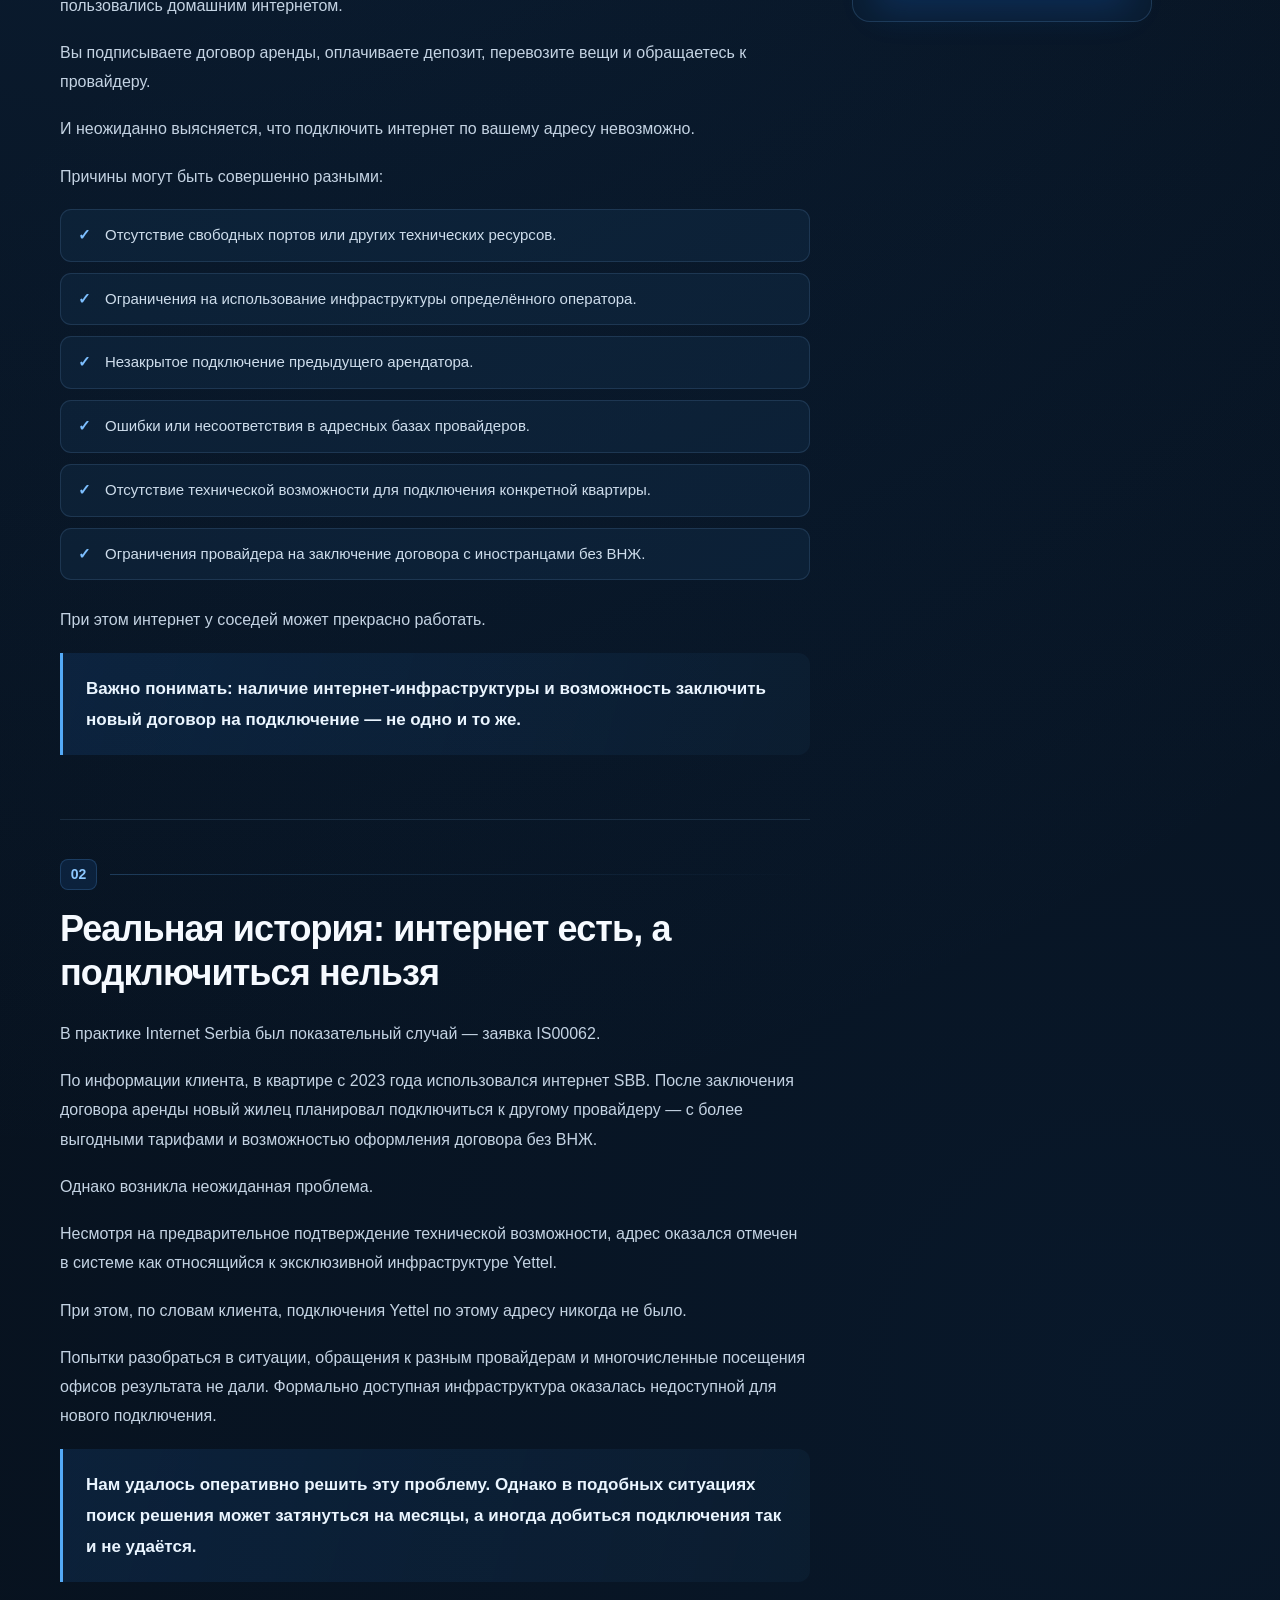
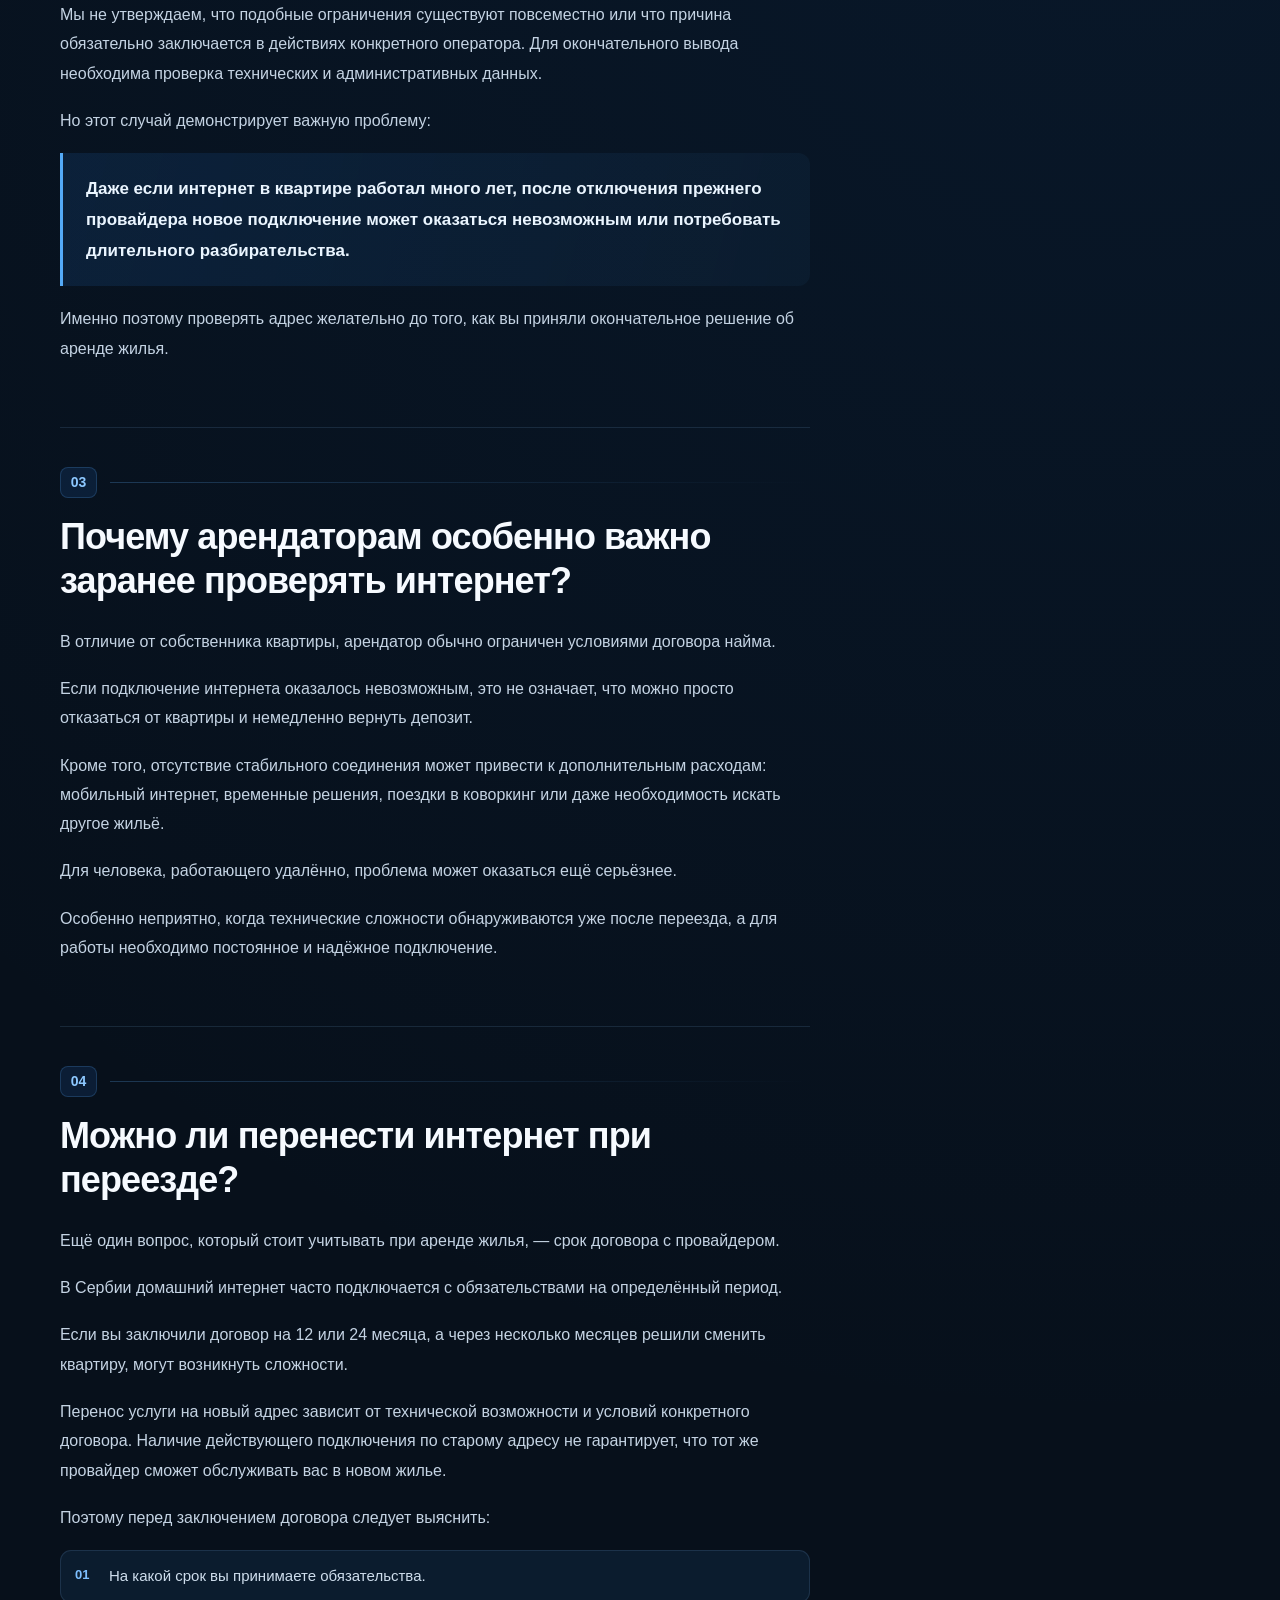
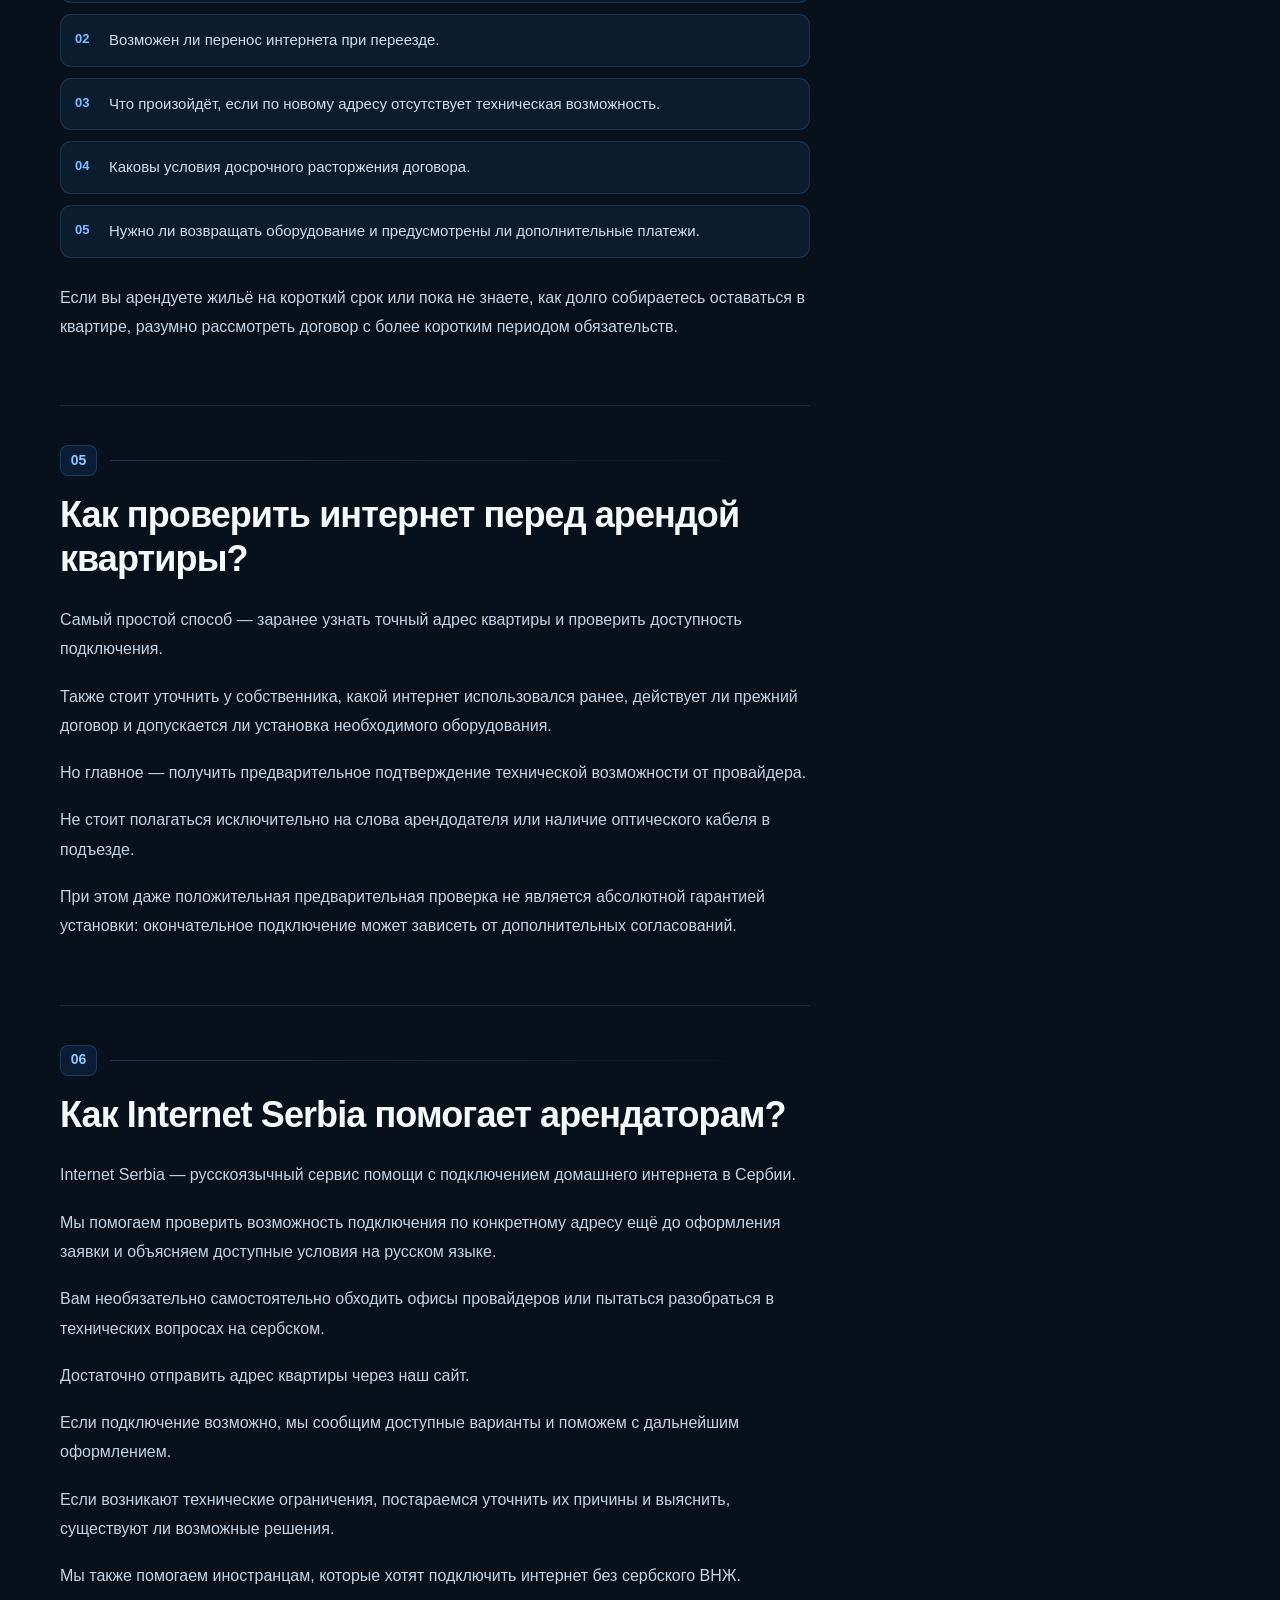
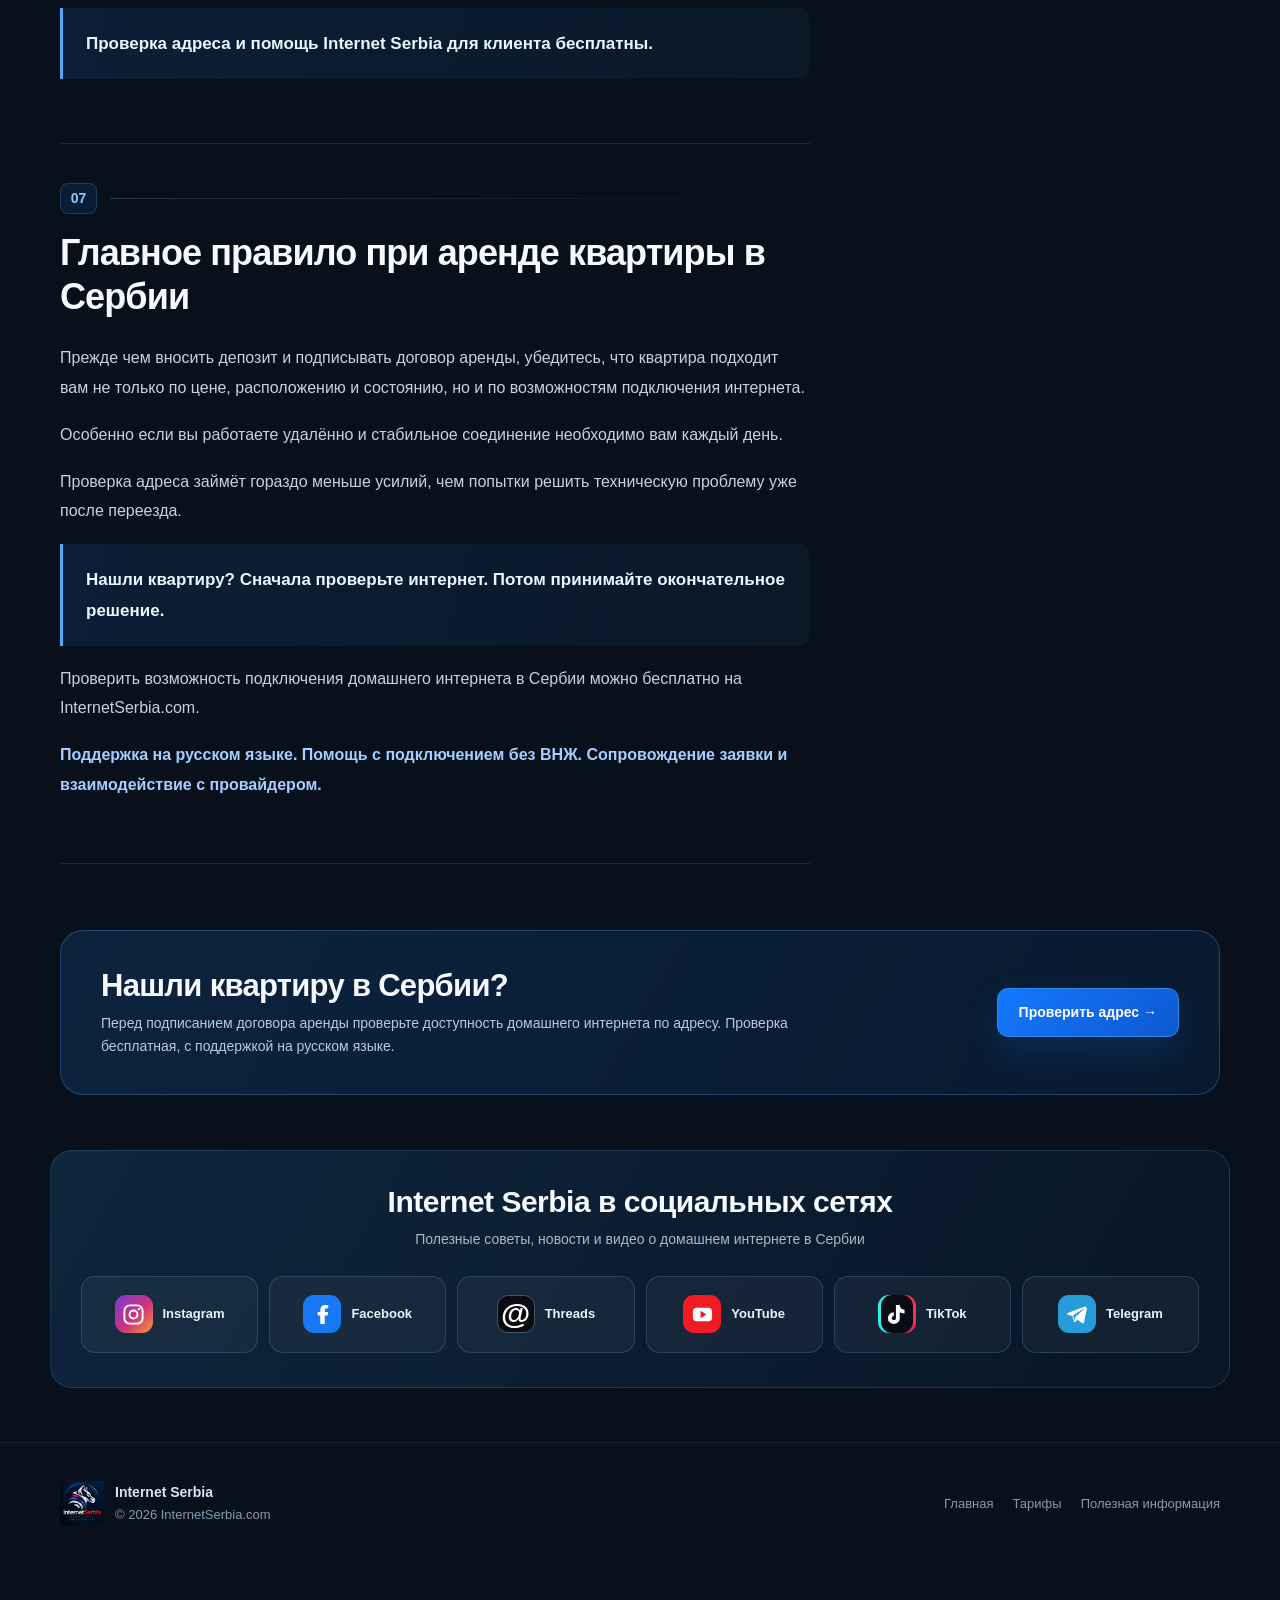
<file: arenda-kvartiry-internet-serbia.html>
<!DOCTYPE html>
<html lang="ru">
<head>
  <meta charset="UTF-8">
  <meta name="viewport" content="width=device-width, initial-scale=1.0">
  <meta name="theme-color" content="#07101b">
  <meta name="robots" content="index, follow, max-image-preview:large, max-snippet:-1">
  <title>Аренда квартиры в Сербии: как проверить интернет до договора | Internet Serbia</title>
  <meta name="description" content="Снимаете квартиру в Сербии? Проверьте интернет до подписания договора аренды. Возможные отказы, история IS00062 и бесплатная проверка адреса Internet Serbia.">
  <link rel="canonical" href="https://internetserbia.com/arenda-kvartiry-internet-serbia.html">
  <link rel="icon" href="logo.png" type="image/png">
  <!-- Единые кнопки Instagram, Facebook, Threads, YouTube, TikTok, Telegram -->
  <link rel="stylesheet" href="socials.css">
  <script defer src="socials.js"></script>
  <meta property="og:type" content="article">
  <meta property="og:locale" content="ru_RU">
  <meta property="og:site_name" content="Internet Serbia">
  <meta property="og:title" content="Аренда квартиры в Сербии: почему интернет нужно проверить до подписания договора">
  <meta property="og:description" content="Подключение интернета в арендованной квартире: что проверить до подписания договора и почему наличие оптики не гарантирует подключение.">
  <meta property="og:url" content="https://internetserbia.com/arenda-kvartiry-internet-serbia.html">
  <meta property="og:image" content="https://internetserbia.com/logo.png">
  <meta name="twitter:card" content="summary">
  <script type="application/ld+json">
{
  "@context": "https://schema.org",
  "@graph": [
    {
      "@type": "Organization",
      "@id": "https://internetserbia.com/#organization",
      "name": "Internet Serbia",
      "url": "https://internetserbia.com/",
      "logo": "https://internetserbia.com/logo.png",
      "sameAs": [
        "https://t.me/internetserbia"
      ]
    },
    {
      "@type": "Article",
      "@id": "https://internetserbia.com/arenda-kvartiry-internet-serbia.html#article",
      "headline": "Аренда квартиры в Сербии: почему интернет нужно проверить до подписания договора",
      "description": "Почему перед арендой квартиры в Сербии нужно проверить возможность подключения интернета, какие ограничения бывают и как помогает Internet Serbia.",
      "inLanguage": "ru",
      "author": {
        "@id": "https://internetserbia.com/#organization"
      },
      "publisher": {
        "@id": "https://internetserbia.com/#organization"
      },
      "mainEntityOfPage": "https://internetserbia.com/arenda-kvartiry-internet-serbia.html"
    },
    {
      "@type": "BreadcrumbList",
      "itemListElement": [
        {
          "@type": "ListItem",
          "position": 1,
          "name": "Главная",
          "item": "https://internetserbia.com/"
        },
        {
          "@type": "ListItem",
          "position": 2,
          "name": "Полезная информация",
          "item": "https://internetserbia.com/articles.html"
        },
        {
          "@type": "ListItem",
          "position": 3,
          "name": "Аренда квартиры и интернет",
          "item": "https://internetserbia.com/arenda-kvartiry-internet-serbia.html"
        }
      ]
    }
  ]
}
  </script>
  <style>
    :root { color-scheme: dark; --bg:#07101b; --text:#f6f9ff; --sub:#c4d3e3; --muted:#92a8be; --sky:#78b8ff; --line:rgba(111,183,255,.18); }
    *{box-sizing:border-box}
    html{scroll-behavior:smooth;scroll-padding-top:105px}
    body{margin:0;background:radial-gradient(circle at 12% 11%,rgba(30,103,183,.18),transparent 26%),radial-gradient(circle at 88% 37%,rgba(18,77,143,.13),transparent 32%),#07101b;color:var(--text);font:16px/1.68 Arial,Helvetica,sans-serif;overflow-x:hidden}
    a{color:inherit;text-decoration:none}
    img{display:block;max-width:100%}
    button{font:inherit}
    .container{width:min(1160px,calc(100% - 44px));margin-inline:auto}
    .skip-link{position:absolute;z-index:1000;top:-100px;left:20px;background:#78b8ff;color:#07101b;padding:8px 12px;border-radius:9px}.skip-link:focus{top:12px}
    .site-header{position:sticky;top:0;z-index:70;background:rgba(5,13,23,.92);backdrop-filter:blur(16px);border-bottom:1px solid rgba(135,190,255,.13)}
    .header-inner{display:flex;align-items:center;justify-content:space-between;gap:20px;min-height:78px}
    .brand{display:flex;align-items:center;gap:11px;font-size:20px;font-weight:800;letter-spacing:-.45px}
    .brand-symbol{width:49px;height:49px;display:grid;place-items:center;border-radius:13px;background:linear-gradient(140deg,rgba(32,91,155,.75),rgba(7,30,53,.9));border:1px solid rgba(110,190,255,.22);overflow:hidden}
    .brand-symbol img{width:100%;height:100%;object-fit:contain}
    .brand-mobile{display:none}
    .header-links{display:flex;align-items:center;gap:28px;color:#c4d5e7;font-size:14px;font-weight:700}
    .header-links a:hover,.footer-links a:hover{color:#8ac5ff}
    .header-links .nav-cta{padding:11px 17px;background:linear-gradient(135deg,#1478ff,#0d55cc);color:#fff;border:1px solid rgba(133,204,255,.25);border-radius:11px}
    .mobile-nav{display:none}
    .hero{padding:40px 0 20px}
    .breadcrumbs{display:flex;flex-wrap:wrap;gap:10px;color:#8faac2;font-size:13px;margin-bottom:27px}
    .breadcrumbs .sep{color:#4e708e}.breadcrumbs a:hover{color:#a1d7ff}
    .hero-shell{position:relative;overflow:hidden;padding:57px 60px 56px;border-radius:27px;border:1px solid rgba(108,186,255,.24);background:linear-gradient(115deg,rgba(24,79,137,.39),rgba(9,26,45,.92) 65%,rgba(16,63,109,.34));box-shadow:0 25px 68px rgba(0,0,0,.18)}
    .hero-shell:after{content:"";position:absolute;right:-200px;top:-230px;width:520px;height:520px;border:1px solid rgba(126,189,255,.18);border-radius:50%;box-shadow:0 0 0 74px rgba(89,167,255,.03),0 0 0 153px rgba(89,167,255,.025);pointer-events:none}
    .eyebrow{display:inline-flex;align-items:center;gap:9px;padding:7px 13px;border-radius:30px;border:1px solid rgba(126,193,255,.23);background:rgba(34,114,206,.13);color:#a8d7ff;letter-spacing:1px;font-size:12px;font-weight:800;text-transform:uppercase;margin-bottom:21px}
    .eyebrow .dot{width:7px;height:7px;border-radius:50%;background:#6bbcfe;box-shadow:0 0 10px #54aeef}
    h1{position:relative;z-index:1;max-width:970px;margin:0 0 24px;font-size:clamp(33px,4.8vw,60px);letter-spacing:-2px;line-height:1.13;font-weight:800}
    .hero-lead{position:relative;z-index:1;max-width:820px;font-size:clamp(17px,2.15vw,20px);line-height:1.65;color:#daeafb;margin:0 0 30px}
    .hero-actions{position:relative;z-index:1;display:flex;flex-wrap:wrap;gap:12px}
    .btn{display:inline-flex;justify-content:center;align-items:center;min-height:47px;padding:12px 21px;border-radius:11px;font-size:14px;font-weight:800;text-align:center;transition:transform .2s,border-color .2s}
    .btn:hover{transform:translateY(-2px)}
    .btn-primary{background:linear-gradient(135deg,#1478ff,#0e58d0);border:1px solid #3687e9;color:#fff;box-shadow:0 15px 35px rgba(20,120,255,.18)}
    .btn-ghost{background:rgba(255,255,255,.035);border:1px solid rgba(137,194,252,.27);color:#d5ecff}
    .benefit-row{display:grid;grid-template-columns:repeat(3,minmax(0,1fr));gap:13px;margin-top:16px}
    .benefit{min-height:70px;display:flex;gap:13px;align-items:center;padding:15px 20px;background:rgba(12,31,52,.75);border:1px solid var(--line);border-radius:14px;color:#dceaf8;font-size:14px;font-weight:750}
    .benefit .benefit-icon{display:grid;place-items:center;flex:0 0 33px;width:33px;height:33px;border-radius:10px;background:rgba(36,128,238,.13);color:#88c7ff;font-size:21px}
    .content-grid{display:grid;grid-template-columns:minmax(0,750px) 300px;gap:42px;align-items:start;padding:46px 0 60px}
    .story{min-width:0}
    .story p{margin:0 0 18px;color:var(--sub);font-size:16px;line-height:1.83}
    .story a:not(.btn){color:#8fcaff;text-decoration:underline;text-decoration-color:rgba(143,202,255,.4);text-underline-offset:3px}
    .article-intro{padding:0 0 12px}
    .article-intro p{font-size:17px}
    .article-intro .intro-accent{font-size:20px;font-weight:800;color:#e9f5ff}
    .article-section{padding:39px 0 46px;border-bottom:1px solid rgba(125,183,235,.14);scroll-margin-top:100px}
    .section-kicker{display:flex;align-items:center;gap:13px;margin-bottom:17px}
    .section-kicker span:first-child{display:inline-flex;align-items:center;justify-content:center;min-width:37px;height:31px;background:rgba(35,114,213,.14);border:1px solid rgba(87,159,235,.22);border-radius:8px;color:#8dc8ff;font-size:14px;font-weight:800}
    .kicker-line{height:1px;flex:1;background:linear-gradient(90deg,rgba(90,169,243,.26),transparent)}
    .story h2{font-size:clamp(26px,3vw,36px);line-height:1.22;letter-spacing:-.9px;margin:0 0 24px;color:#f6faff}
    .feature-list,.numbered-list{list-style:none;margin:18px 0 25px;padding:0;display:grid;gap:11px}
    .feature-list li{position:relative;padding:13px 16px 13px 44px;background:rgba(20,52,81,.36);border:1px solid rgba(126,180,231,.15);border-radius:11px;color:#ceddec;line-height:1.65;font-size:15px}
    .feature-list li:before{content:"✓";position:absolute;left:17px;top:13px;font-weight:900;color:#7dbfff}
    .numbered-list{counter-reset:counter}
    .numbered-list li{counter-increment:counter;position:relative;padding:13px 16px 13px 48px;background:rgba(20,52,81,.36);border:1px solid rgba(126,180,231,.15);border-radius:11px;color:#ceddec;line-height:1.65;font-size:15px}
    .numbered-list li:before{content:counter(counter,decimal-leading-zero);position:absolute;left:14px;top:13px;color:#7dbfff;font-size:13px;font-weight:900}
    .story p.emphasis-quote{padding:20px 23px;background:linear-gradient(105deg,rgba(30,106,192,.16),rgba(17,42,66,.33));border-left:3px solid #54aaf7;border-radius:0 12px 12px 0;color:#eaf5ff;font-size:17px;font-weight:750}
    .story p.closing-line{color:#a6cfff;font-weight:700}
    .side-card{position:sticky;top:105px;border:1px solid rgba(120,182,244,.19);border-radius:18px;background:rgba(12,30,50,.82);padding:25px 21px}
    .side-card h2{font-size:17px;margin:0 0 17px;line-height:1.35}
    .side-links{display:grid;gap:1px}
    .side-links a{display:flex;align-items:baseline;gap:11px;padding:9px 7px;border-radius:8px;font-size:13px;line-height:1.55;color:#a9c0d5}
    .side-links a:hover{background:rgba(74,142,219,.13);color:#eef9ff}
    .side-links span{flex:0 0 20px;color:#7ab9f0;font-size:12px;font-weight:800}
    .side-card hr{margin:17px 0;border:0;border-top:1px solid rgba(116,177,240,.16)}
    .side-card p{color:#9db4c8;font-size:13px;line-height:1.65;margin:0 0 17px}
    .side-card .btn{width:100%;padding:10px 8px;font-size:13px}
    .bottom-cta{margin:6px 0 55px;padding:36px 40px;border:1px solid rgba(94,175,255,.28);background:linear-gradient(120deg,rgba(31,99,182,.23),rgba(9,27,49,.9));border-radius:23px;display:flex;justify-content:space-between;align-items:center;gap:27px}
    .bottom-cta h2{margin:0 0 8px;font-size:clamp(24px,2.6vw,31px);letter-spacing:-.7px;line-height:1.2}
    .bottom-cta p{margin:0;color:#b6cbe0;font-size:14px;line-height:1.65;max-width:690px}
    .bottom-cta .btn{flex:0 0 auto}
    .site-footer{padding:38px 0 104px;border-top:1px solid rgba(135,190,255,.1);color:#849ab0;font-size:13px}
    .footer-inner{display:flex;justify-content:space-between;align-items:center;gap:20px;flex-wrap:wrap}
    .footer-brand{display:flex;align-items:center;gap:11px}
    .footer-brand img{width:44px;height:44px;object-fit:contain}
    .footer-brand strong{display:block;color:#d5e6f6;font-size:14px}
    .footer-links{display:flex;align-items:center;gap:19px;flex-wrap:wrap}
    .support-float{position:fixed;right:22px;bottom:22px;z-index:200;min-height:52px;padding:0 18px;border-radius:999px;display:flex;align-items:center;gap:9px;background:#168de2;color:#fff;font-weight:800;font-size:14px;box-shadow:0 14px 35px rgba(0,0,0,.38);transition:transform .2s}
    .support-float:hover{transform:translateY(-3px)}
    .support-float svg{width:21px;height:21px;fill:currentColor}
    :focus-visible{outline:2px solid #8cc8ff;outline-offset:4px}
    @media(max-width:1040px){.content-grid{grid-template-columns:minmax(0,1fr) 255px;gap:23px}.header-links{gap:17px}}
    @media(max-width:850px){.header-links{display:none}.content-grid{grid-template-columns:1fr;gap:0;padding:30px 0 40px}.side-card{display:none}.benefit-row{grid-template-columns:repeat(3,minmax(0,1fr))}.benefit{padding:12px 11px;font-size:13px}.hero-shell{padding:40px}.mobile-nav{display:block;position:relative;margin-left:auto}.mobile-nav summary{width:44px;height:44px;border:1px solid rgba(140,199,255,.31);border-radius:11px;background:rgba(40,100,175,.16);display:flex;align-items:center;justify-content:center;list-style:none;color:#fff;font-size:26px;line-height:1;cursor:pointer}.mobile-nav summary::-webkit-details-marker{display:none}.mobile-nav summary::before{content:"☰"}.mobile-nav[open] summary::before{content:"✕"}.mobile-nav .mobile-dropdown{position:absolute;top:calc(100% + 17px);right:-22px;min-width:min(320px,calc(100vw - 28px));padding:10px 13px 13px;background:#0a1a2c;border:1px solid rgba(135,190,255,.2);box-shadow:0 18px 35px rgba(0,0,0,.4);border-radius:0 0 14px 14px;display:flex;flex-direction:column}.mobile-nav .mobile-dropdown a{padding:13px 10px;color:#daeaf8;font-size:15px;font-weight:750;border-bottom:1px solid rgba(150,200,245,.08)}.brand-desktop{display:none}.brand-mobile{display:flex;flex-direction:column;align-items:center;line-height:1.04;font-size:17px;white-space:nowrap}}
    @media(max-width:620px){.container{width:calc(100% - 26px)}.header-inner{min-height:68px}.brand-symbol{width:42px;height:42px}.hero{padding:18px 0 10px}.breadcrumbs{gap:7px;margin-bottom:18px;font-size:12px}.hero-shell{padding:33px 23px;border-radius:19px}h1{font-size:clamp(30px,8.7vw,43px);letter-spacing:-1.3px}.hero-lead{font-size:16.5px}.hero-actions{flex-direction:column}.hero-actions .btn{width:100%}.benefit-row{grid-template-columns:1fr;gap:9px;margin-top:11px}.benefit{min-height:56px;padding:12px 14px;font-size:14px}.article-intro p{font-size:16px}.article-section{padding:32px 0 38px}.story h2{font-size:27px}.story p{font-size:15.5px;line-height:1.8}.story p.emphasis-quote{font-size:16px;padding:17px 18px}.bottom-cta{margin:10px 0 40px;padding:27px 22px;flex-direction:column;align-items:stretch}.bottom-cta .btn{width:100%}.site-footer{padding-bottom:102px}.support-float{right:14px;bottom:14px;min-height:48px;padding:0 15px;font-size:13px}}
    @media(prefers-reduced-motion:reduce){html{scroll-behavior:auto}.btn,.support-float{transition:none}}
  </style>
</head>
<body>
  <a class="skip-link" href="#main">К содержимому</a>
  <header class="site-header">
    <div class="container header-inner">
      <a class="brand" href="index.html" aria-label="Internet Serbia — главная">
        <span class="brand-symbol"><img src="logo.png" alt="" width="49" height="49"></span>
        <span class="brand-desktop">InternetSerbia</span>
        <span class="brand-mobile"><span>Internet</span><span>Serbia</span></span>
      </a>
      <nav class="header-links" aria-label="Основная навигация">
        <a href="index.html">Главная</a>
        <a href="tariffs.html">Тарифы</a>
        <a href="articles.html">Полезная информация</a>
        <a class="nav-cta" href="index.html#check">Проверить адрес →</a>
      </nav>
      <details class="mobile-nav">
        <summary aria-label="Открыть мобильное меню"></summary>
        <nav class="mobile-dropdown" aria-label="Мобильное меню">
          <a href="index.html">Главная</a>
          <a href="tariffs.html">Тарифы</a>
          <a href="articles.html">Полезная информация</a>
          <a href="index.html#check">Проверить адрес →</a>
        </nav>
      </details>
    </div>
  </header>
  <main id="main">
    <div class="container hero">
      <nav class="breadcrumbs" aria-label="Навигационная цепочка">
        <a href="index.html">Главная</a><span class="sep">/</span>
        <a href="articles.html">Полезная информация</a><span class="sep">/</span>
        <span aria-current="page">Аренда квартиры и интернет</span>
      </nav>
      <section class="hero-shell" aria-labelledby="article-title">
        <div class="eyebrow"><span class="dot" aria-hidden="true"></span>АРЕНДА ЖИЛЬЯ · ПОЛЕЗНАЯ ИНФОРМАЦИЯ</div>
        <h1 id="article-title">Аренда квартиры в Сербии: почему интернет нужно проверить до подписания договора</h1>
        <p class="hero-lead">Нашли подходящую квартиру в Сербии? Не торопитесь подписывать договор аренды, пока не убедитесь, что сможете подключить в ней домашний интернет.</p>
        <div class="hero-actions">
          <a class="btn btn-primary" href="index.html#check">Проверить адрес бесплатно →</a>
          <a class="btn btn-ghost" href="#infrastructure">Читать статью ↓</a>
        </div>
      </section>
      <div class="benefit-row" aria-label="Главные вопросы">
        <div class="benefit"><span class="benefit-icon" aria-hidden="true">⌂</span>Проверка интернета до аренды</div>
        <div class="benefit"><span class="benefit-icon" aria-hidden="true">✓</span>Условия подключения без ВНЖ</div>
        <div class="benefit"><span class="benefit-icon" aria-hidden="true">↗</span>Поддержка на русском языке</div>
      </div>
    </div>
    <div class="container content-grid">
      <article class="story" aria-label="Аренда квартиры в Сербии и подключение интернета">
        <div class="article-intro">
        <p>Для многих людей интернет давно перестал быть дополнительным удобством. Удалённая работа, видеоконференции, учёба, общение с близкими, просмотр фильмов — всё это требует стабильного соединения.</p>
        <p>Однако при аренде жилья в Сербии будущие жильцы обычно обращают внимание на стоимость, расположение, состояние квартиры, отопление и коммунальные платежи. А вопрос подключения интернета оставляют на потом.</p>
        <p class="intro-accent">И совершенно напрасно.</p>
        <p>Наличие оптоволокна в доме, работающего Wi-Fi у соседей и даже прежнего подключения в самой квартире ещё не гарантирует, что новый арендатор сможет воспользоваться интернетом.</p>
        </div>

      <section class="article-section" id="infrastructure" aria-labelledby="heading-1">
        <div class="section-kicker"><span>01</span><span class="kicker-line"></span></div>
        <h2 id="heading-1">Почему наличие интернета в доме ничего не гарантирует?</h2>
        <p>Представим обычную ситуацию. Вы нашли хорошую квартиру в Нови-Саде или Белграде. Хозяин уверяет, что с интернетом проблем нет: в подъезде проведено оптоволокно, а предыдущие жильцы пользовались домашним интернетом.</p>
        <p>Вы подписываете договор аренды, оплачиваете депозит, перевозите вещи и обращаетесь к провайдеру.</p>
        <p>И неожиданно выясняется, что подключить интернет по вашему адресу невозможно.</p>
        <p>Причины могут быть совершенно разными:</p>
        <ul class="feature-list">
          <li>Отсутствие свободных портов или других технических ресурсов.</li>
          <li>Ограничения на использование инфраструктуры определённого оператора.</li>
          <li>Незакрытое подключение предыдущего арендатора.</li>
          <li>Ошибки или несоответствия в адресных базах провайдеров.</li>
          <li>Отсутствие технической возможности для подключения конкретной квартиры.</li>
          <li>Ограничения провайдера на заключение договора с иностранцами без ВНЖ.</li>
        </ul>
        <p>При этом интернет у соседей может прекрасно работать.</p>
        <p class="emphasis-quote">Важно понимать: наличие интернет-инфраструктуры и возможность заключить новый договор на подключение — не одно и то же.</p>
      </section>

      <section class="article-section" id="real-case" aria-labelledby="heading-2">
        <div class="section-kicker"><span>02</span><span class="kicker-line"></span></div>
        <h2 id="heading-2">Реальная история: интернет есть, а подключиться нельзя</h2>
        <p>В практике Internet Serbia был показательный случай — заявка IS00062.</p>
        <p>По информации клиента, в квартире с 2023 года использовался интернет SBB. После заключения договора аренды новый жилец планировал подключиться к другому провайдеру — с более выгодными тарифами и возможностью оформления договора без ВНЖ.</p>
        <p>Однако возникла неожиданная проблема.</p>
        <p>Несмотря на предварительное подтверждение технической возможности, адрес оказался отмечен в системе как относящийся к эксклюзивной инфраструктуре Yettel.</p>
        <p>При этом, по словам клиента, подключения Yettel по этому адресу никогда не было.</p>
        <p>Попытки разобраться в ситуации, обращения к разным провайдерам и многочисленные посещения офисов результата не дали. Формально доступная инфраструктура оказалась недоступной для нового подключения.</p>
        <p class="emphasis-quote">Нам удалось оперативно решить эту проблему. Однако в подобных ситуациях поиск решения может затянуться на месяцы, а иногда добиться подключения так и не удаётся.</p>
        <p>Мы не утверждаем, что подобные ограничения существуют повсеместно или что причина обязательно заключается в действиях конкретного оператора. Для окончательного вывода необходима проверка технических и административных данных.</p>
        <p>Но этот случай демонстрирует важную проблему:</p>
        <p class="emphasis-quote">Даже если интернет в квартире работал много лет, после отключения прежнего провайдера новое подключение может оказаться невозможным или потребовать длительного разбирательства.</p>
        <p>Именно поэтому проверять адрес желательно до того, как вы приняли окончательное решение об аренде жилья.</p>
      </section>

      <section class="article-section" id="renter" aria-labelledby="heading-3">
        <div class="section-kicker"><span>03</span><span class="kicker-line"></span></div>
        <h2 id="heading-3">Почему арендаторам особенно важно заранее проверять интернет?</h2>
        <p>В отличие от собственника квартиры, арендатор обычно ограничен условиями договора найма.</p>
        <p>Если подключение интернета оказалось невозможным, это не означает, что можно просто отказаться от квартиры и немедленно вернуть депозит.</p>
        <p>Кроме того, отсутствие стабильного соединения может привести к дополнительным расходам: мобильный интернет, временные решения, поездки в коворкинг или даже необходимость искать другое жильё.</p>
        <p>Для человека, работающего удалённо, проблема может оказаться ещё серьёзнее.</p>
        <p>Особенно неприятно, когда технические сложности обнаруживаются уже после переезда, а для работы необходимо постоянное и надёжное подключение.</p>
      </section>

      <section class="article-section" id="moving" aria-labelledby="heading-4">
        <div class="section-kicker"><span>04</span><span class="kicker-line"></span></div>
        <h2 id="heading-4">Можно ли перенести интернет при переезде?</h2>
        <p>Ещё один вопрос, который стоит учитывать при аренде жилья, — срок договора с провайдером.</p>
        <p>В Сербии домашний интернет часто подключается с обязательствами на определённый период.</p>
        <p>Если вы заключили договор на 12 или 24 месяца, а через несколько месяцев решили сменить квартиру, могут возникнуть сложности.</p>
        <p>Перенос услуги на новый адрес зависит от технической возможности и условий конкретного договора. Наличие действующего подключения по старому адресу не гарантирует, что тот же провайдер сможет обслуживать вас в новом жилье.</p>
        <p>Поэтому перед заключением договора следует выяснить:</p>
        <ol class="numbered-list">
          <li>На какой срок вы принимаете обязательства.</li>
          <li>Возможен ли перенос интернета при переезде.</li>
          <li>Что произойдёт, если по новому адресу отсутствует техническая возможность.</li>
          <li>Каковы условия досрочного расторжения договора.</li>
          <li>Нужно ли возвращать оборудование и предусмотрены ли дополнительные платежи.</li>
        </ol>
        <p>Если вы арендуете жильё на короткий срок или пока не знаете, как долго собираетесь оставаться в квартире, разумно рассмотреть договор с более коротким периодом обязательств.</p>
      </section>

      <section class="article-section" id="check-address" aria-labelledby="heading-5">
        <div class="section-kicker"><span>05</span><span class="kicker-line"></span></div>
        <h2 id="heading-5">Как проверить интернет перед арендой квартиры?</h2>
        <p>Самый простой способ — заранее узнать точный адрес квартиры и проверить доступность подключения.</p>
        <p>Также стоит уточнить у собственника, какой интернет использовался ранее, действует ли прежний договор и допускается ли установка необходимого оборудования.</p>
        <p>Но главное — получить предварительное подтверждение технической возможности от провайдера.</p>
        <p>Не стоит полагаться исключительно на слова арендодателя или наличие оптического кабеля в подъезде.</p>
        <p>При этом даже положительная предварительная проверка не является абсолютной гарантией установки: окончательное подключение может зависеть от дополнительных согласований.</p>
      </section>

      <section class="article-section" id="help" aria-labelledby="heading-6">
        <div class="section-kicker"><span>06</span><span class="kicker-line"></span></div>
        <h2 id="heading-6">Как Internet Serbia помогает арендаторам?</h2>
        <p>Internet Serbia — русскоязычный сервис помощи с подключением домашнего интернета в Сербии.</p>
        <p>Мы помогаем проверить возможность подключения по конкретному адресу ещё до оформления заявки и объясняем доступные условия на русском языке.</p>
        <p>Вам необязательно самостоятельно обходить офисы провайдеров или пытаться разобраться в технических вопросах на сербском.</p>
        <p>Достаточно отправить адрес квартиры через наш сайт.</p>
        <p>Если подключение возможно, мы сообщим доступные варианты и поможем с дальнейшим оформлением.</p>
        <p>Если возникают технические ограничения, постараемся уточнить их причины и выяснить, существуют ли возможные решения.</p>
        <p>Мы также помогаем иностранцам, которые хотят подключить интернет без сербского ВНЖ.</p>
        <p class="emphasis-quote">Проверка адреса и помощь Internet Serbia для клиента бесплатны.</p>
      </section>

      <section class="article-section" id="conclusion" aria-labelledby="heading-7">
        <div class="section-kicker"><span>07</span><span class="kicker-line"></span></div>
        <h2 id="heading-7">Главное правило при аренде квартиры в Сербии</h2>
        <p>Прежде чем вносить депозит и подписывать договор аренды, убедитесь, что квартира подходит вам не только по цене, расположению и состоянию, но и по возможностям подключения интернета.</p>
        <p>Особенно если вы работаете удалённо и стабильное соединение необходимо вам каждый день.</p>
        <p>Проверка адреса займёт гораздо меньше усилий, чем попытки решить техническую проблему уже после переезда.</p>
        <p class="emphasis-quote">Нашли квартиру? Сначала проверьте интернет. Потом принимайте окончательное решение.</p>
        <p>Проверить возможность подключения домашнего интернета в Сербии можно бесплатно на InternetSerbia.com.</p>
        <p class="closing-line">Поддержка на русском языке. Помощь с подключением без ВНЖ. Сопровождение заявки и взаимодействие с провайдером.</p>
      </section>
      </article>
      <aside class="side-card" aria-label="Содержание статьи">
        <h2>Содержание статьи</h2>
        <nav class="side-links" aria-label="Разделы статьи">
          <a href="#infrastructure"><span>01</span>Почему наличие интернета в доме ничего не гарантирует?</a>
<a href="#real-case"><span>02</span>Реальная история: интернет есть, а подключиться нельзя</a>
<a href="#renter"><span>03</span>Почему арендаторам особенно важно заранее проверять интернет?</a>
<a href="#moving"><span>04</span>Можно ли перенести интернет при переезде?</a>
<a href="#check-address"><span>05</span>Как проверить интернет перед арендой квартиры?</a>
<a href="#help"><span>06</span>Как Internet Serbia помогает арендаторам?</a>
<a href="#conclusion"><span>07</span>Главное правило при аренде квартиры в Сербии</a>
        </nav>
        <hr>
        <p>Проверить техническую возможность подключения можно до заключения договора аренды.</p>
        <a class="btn btn-primary" href="index.html#check">Проверить адрес →</a>
      </aside>
    </div>
    <div class="container">
      <section class="bottom-cta" aria-label="Проверка адреса квартиры">
        <div>
          <h2>Нашли квартиру в Сербии?</h2>
          <p>Перед подписанием договора аренды проверьте доступность домашнего интернета по адресу. Проверка бесплатная, с поддержкой на русском языке.</p>
        </div>
        <a class="btn btn-primary" href="index.html#check">Проверить адрес →</a>
      </section>
    </div>
  </main>
  <!-- Социальный блок автоматически появится здесь перед footer благодаря socials.js -->
  <footer class="site-footer">
    <div class="container footer-inner">
      <div class="footer-brand">
        <img src="logo.png" alt="" width="44" height="44">
        <div><strong>Internet Serbia</strong><span>© 2026 InternetSerbia.com</span></div>
      </div>
      <nav class="footer-links" aria-label="Ссылки внизу страницы">
        <a href="index.html">Главная</a>
        <a href="tariffs.html">Тарифы</a>
        <a href="articles.html">Полезная информация</a>
      </nav>
    </div>
  </footer>
  <a class="support-float" href="https://t.me/internet_serbia" target="_blank" rel="noopener noreferrer" aria-label="Связаться с поддержкой Internet Serbia в Telegram">
    <svg viewBox="0 0 24 24" aria-hidden="true"><path d="M21.7 2.3 2.9 9.55c-1.28.51-1.27 1.22-.23 1.54l4.82 1.5 1.84 5.72c.22.61.11.86.75.86.49 0 .71-.22.98-.48l2.33-2.27 4.85 3.58c.89.49 1.53.24 1.75-.83l3-14.13c.31-1.3-.49-1.89-1.28-1.54ZM8.25 12.25l10.89-6.87c.54-.33 1.03-.15.63.2l-8.99 8.11-.35 3.76-2.18-5.2Z"/></svg>
    <span>Связаться с поддержкой</span>
  </a>
</body>
</html>
</file>
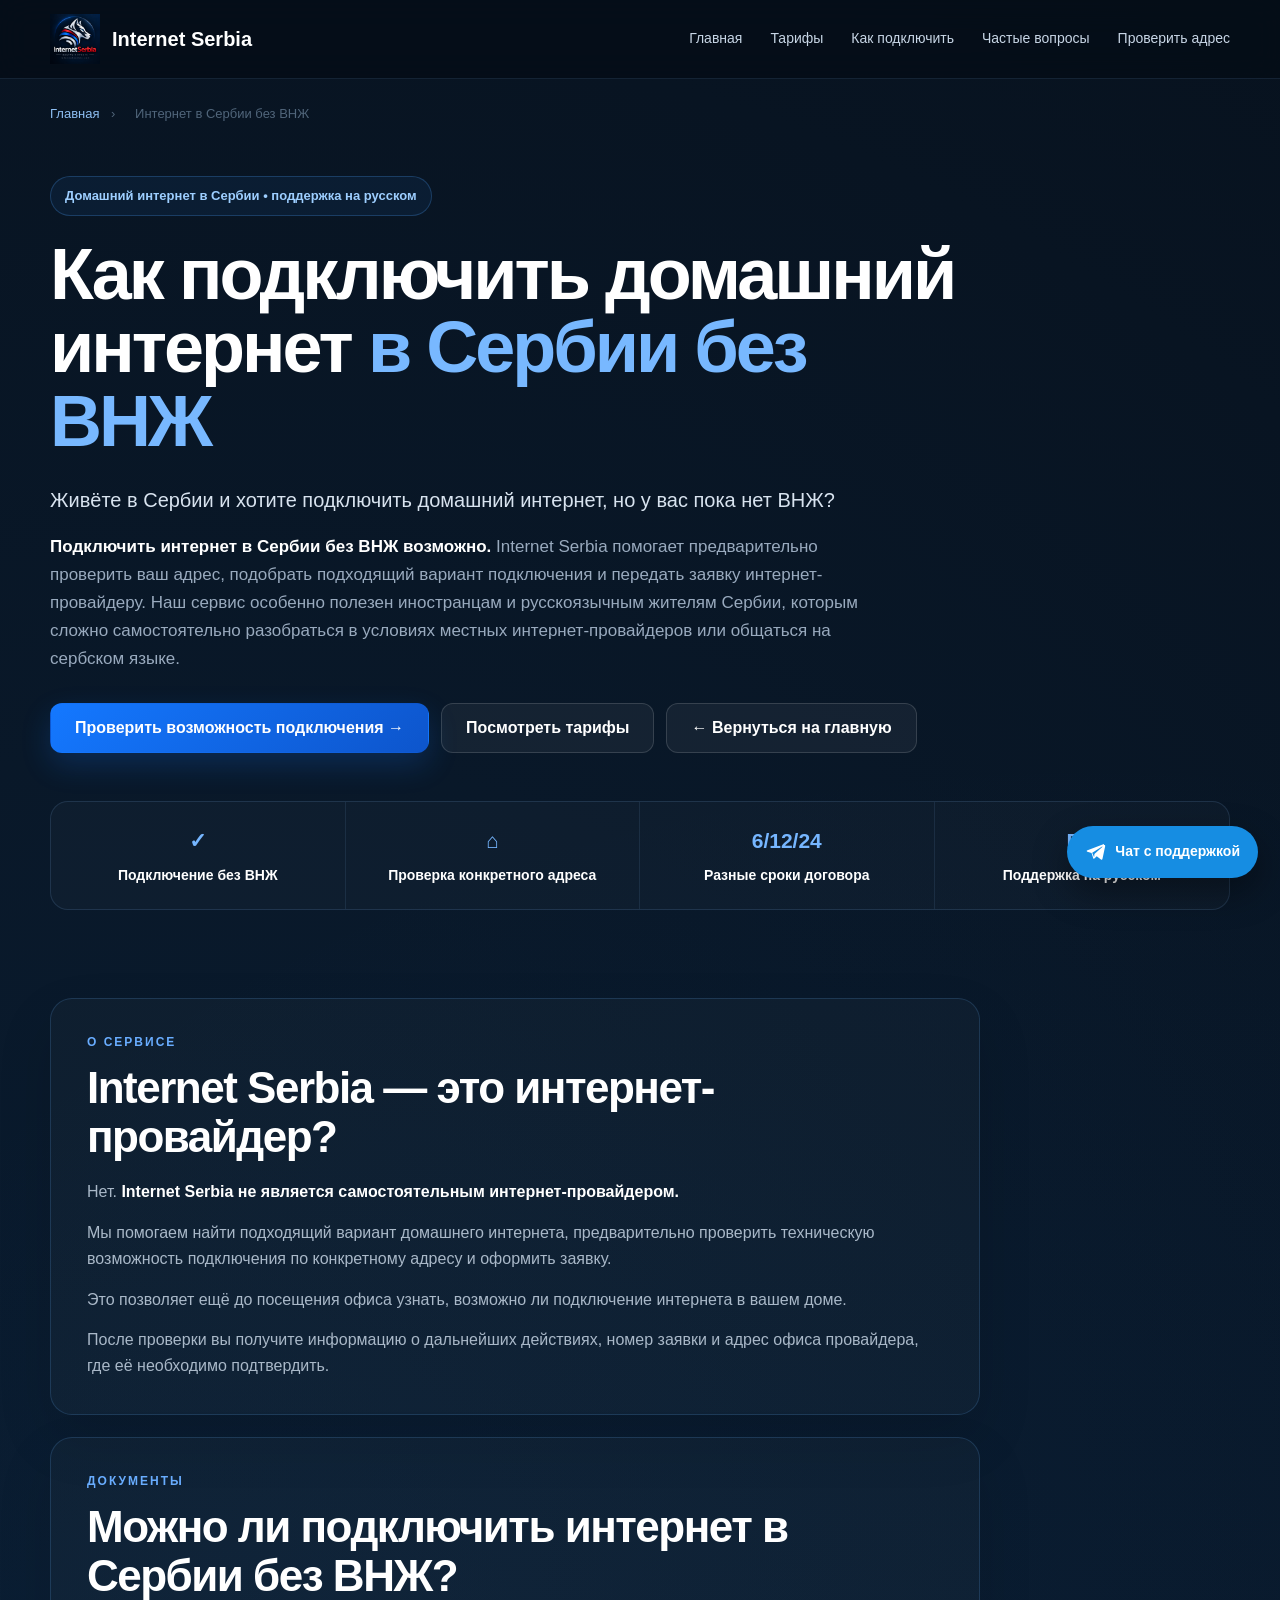
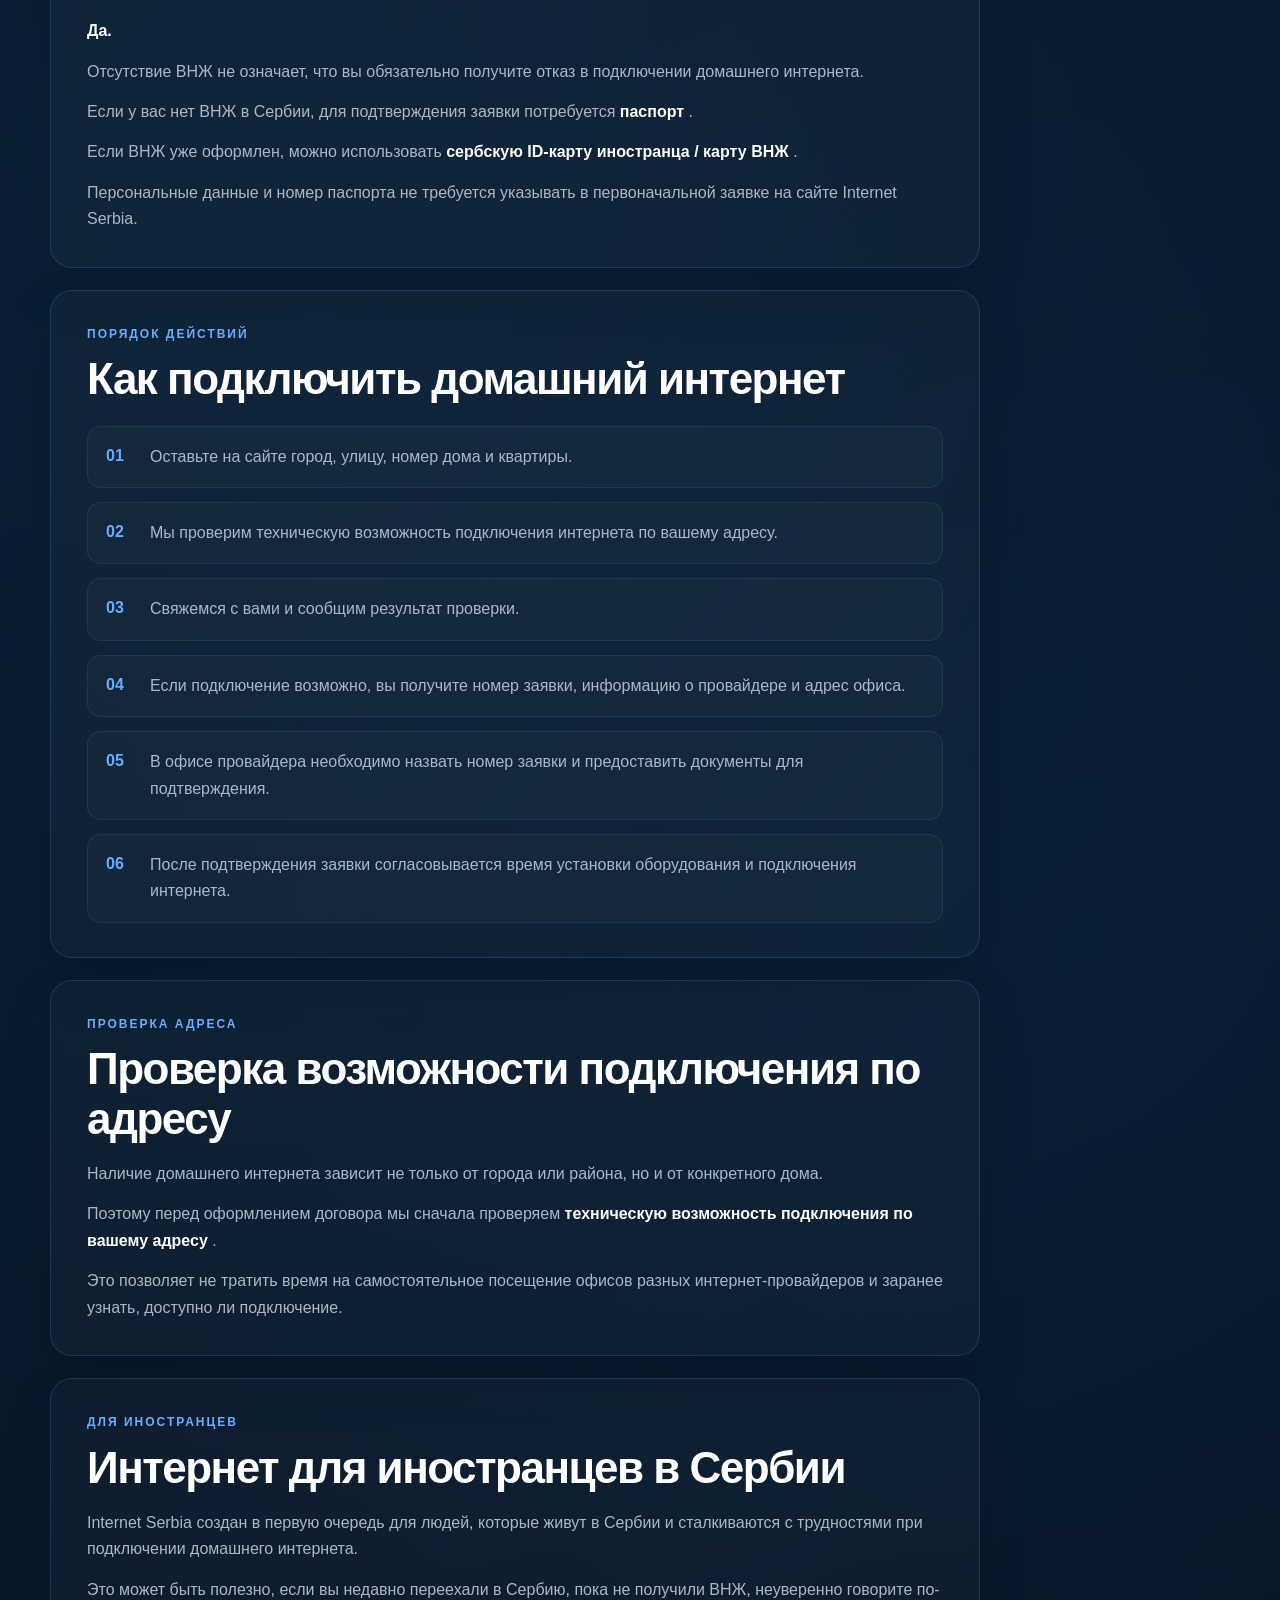
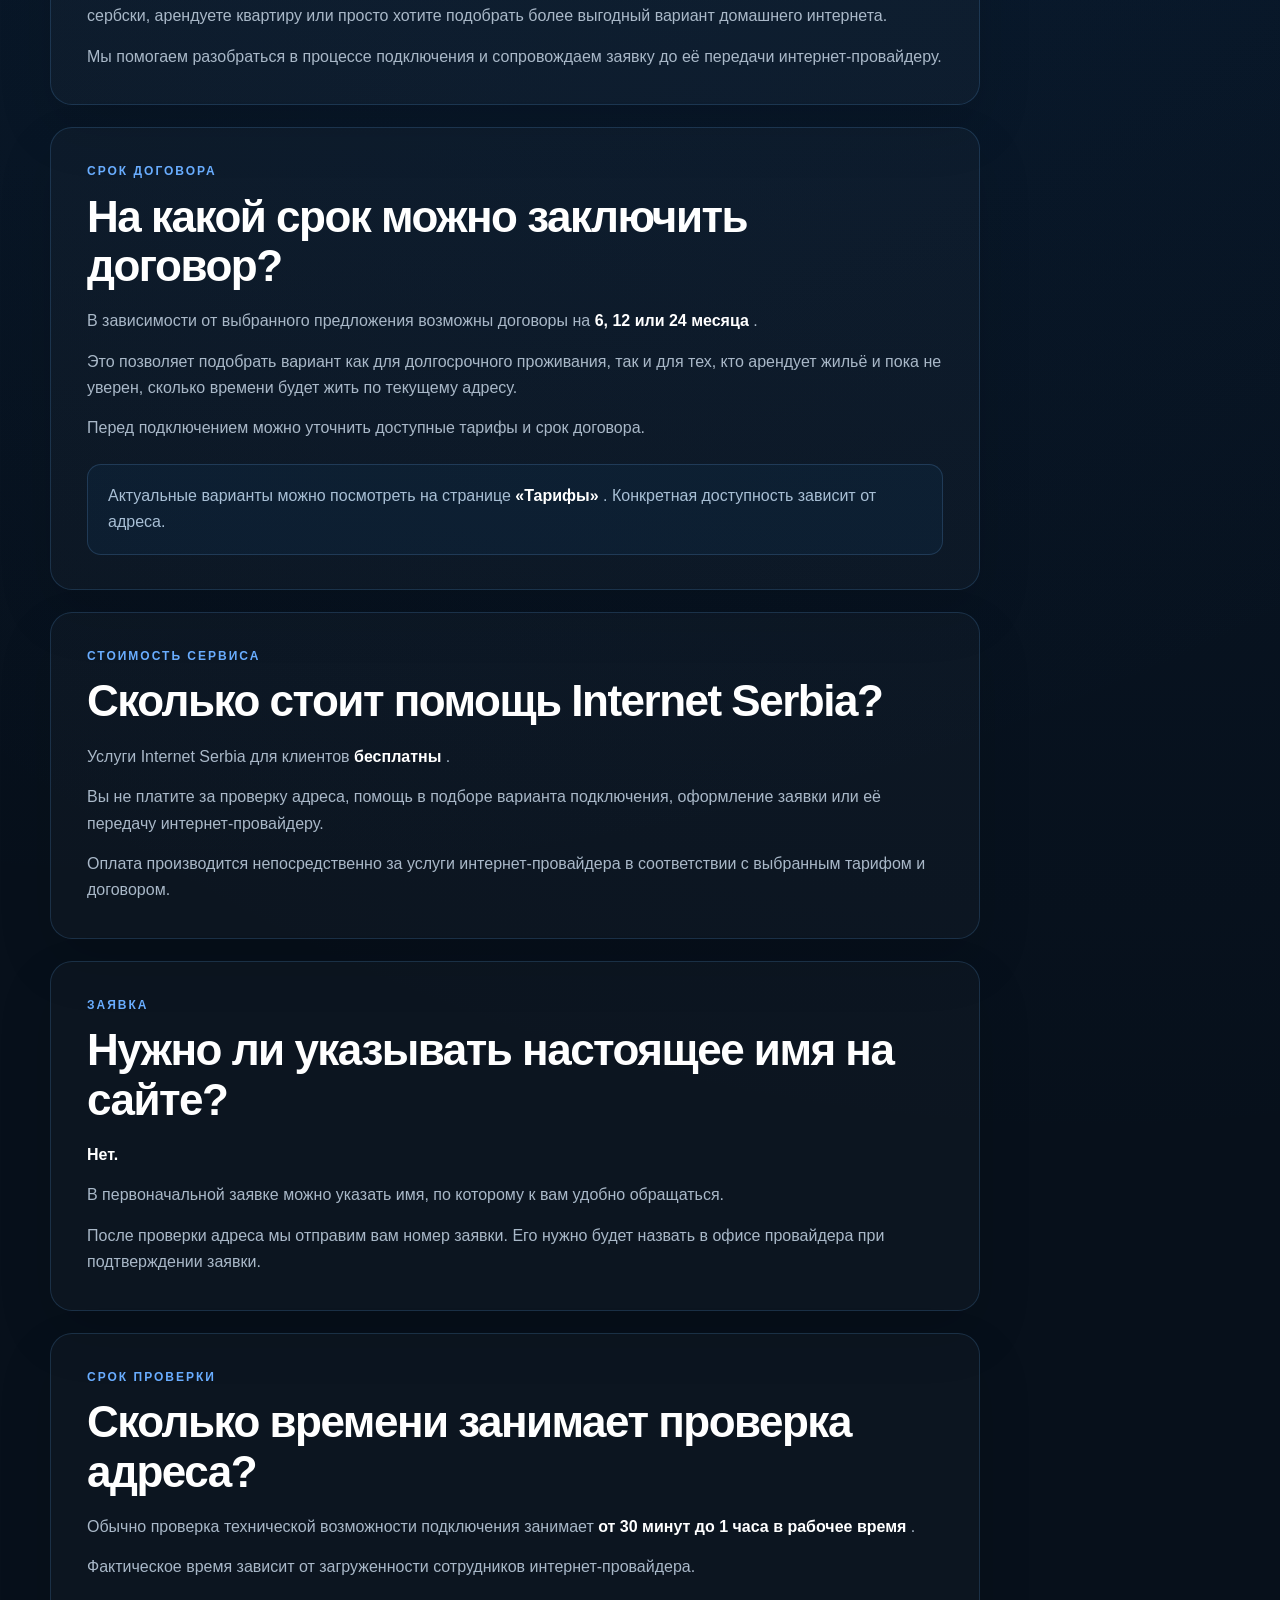
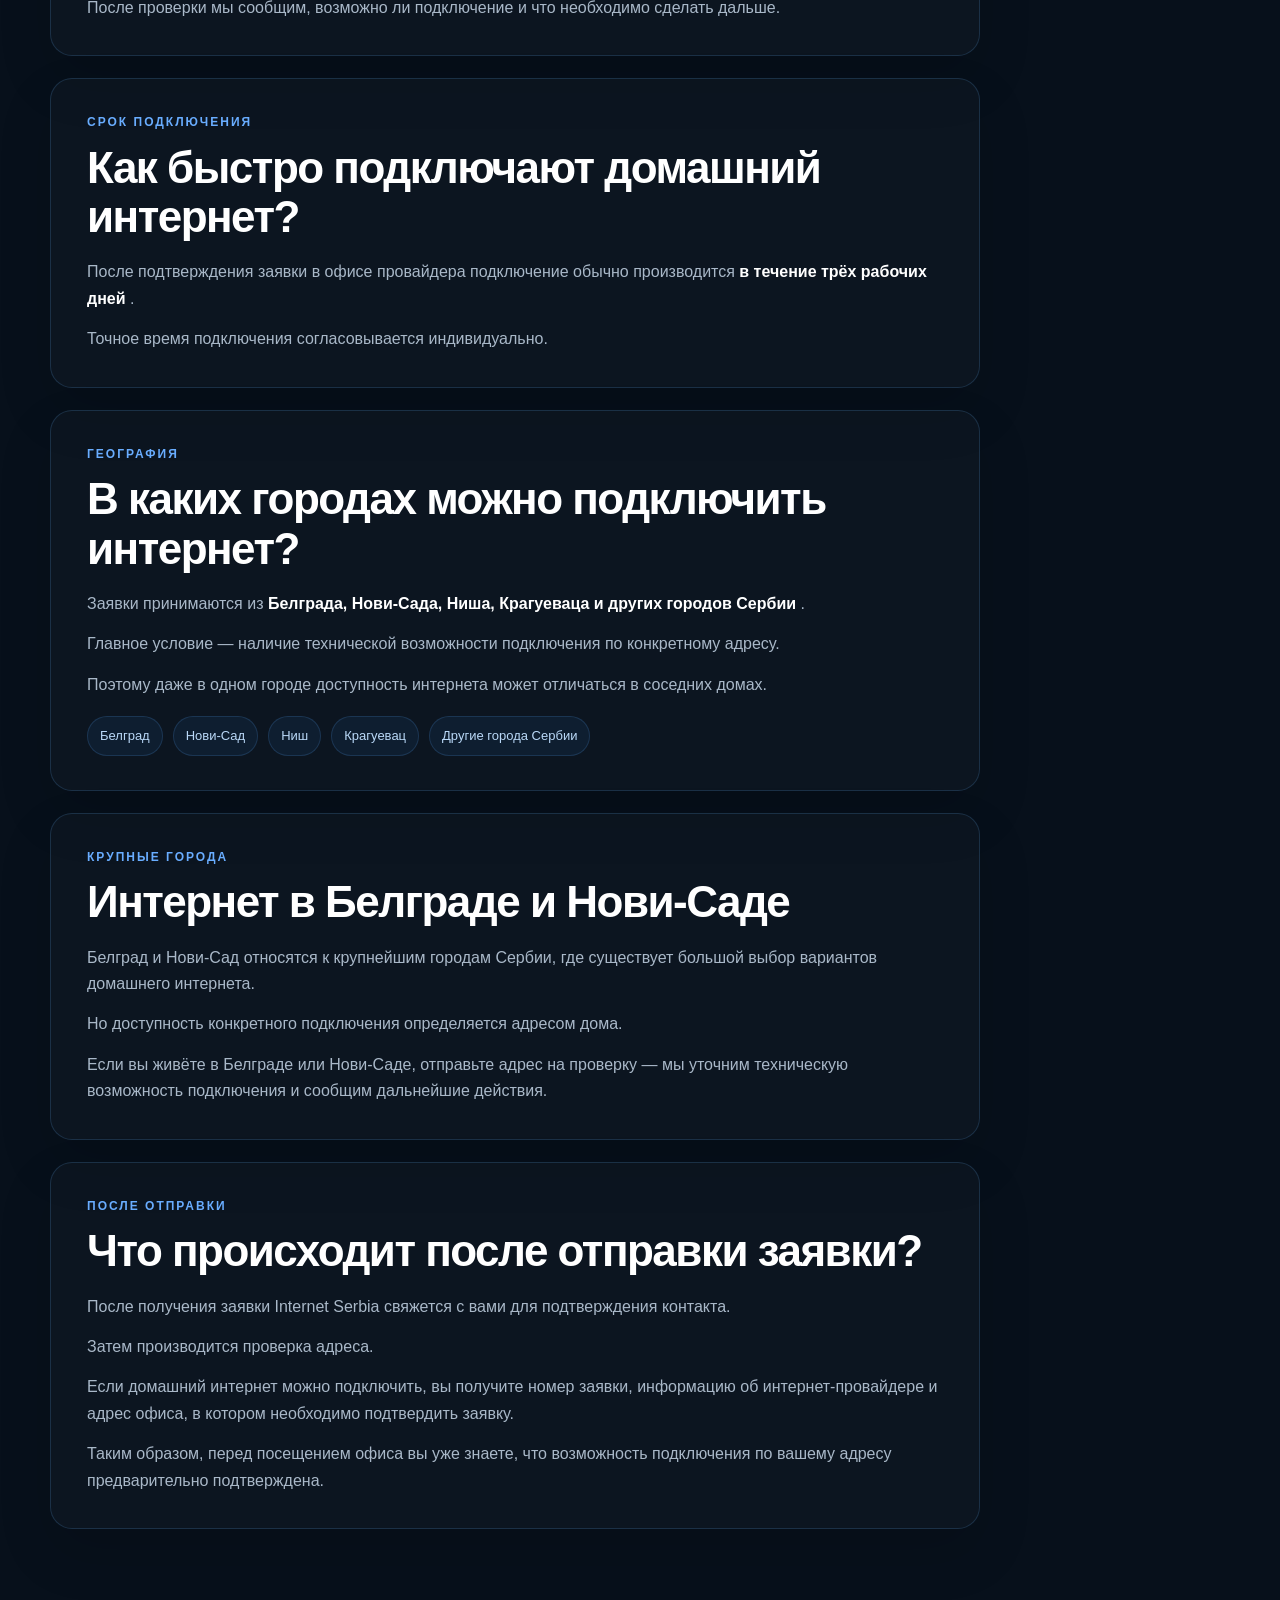
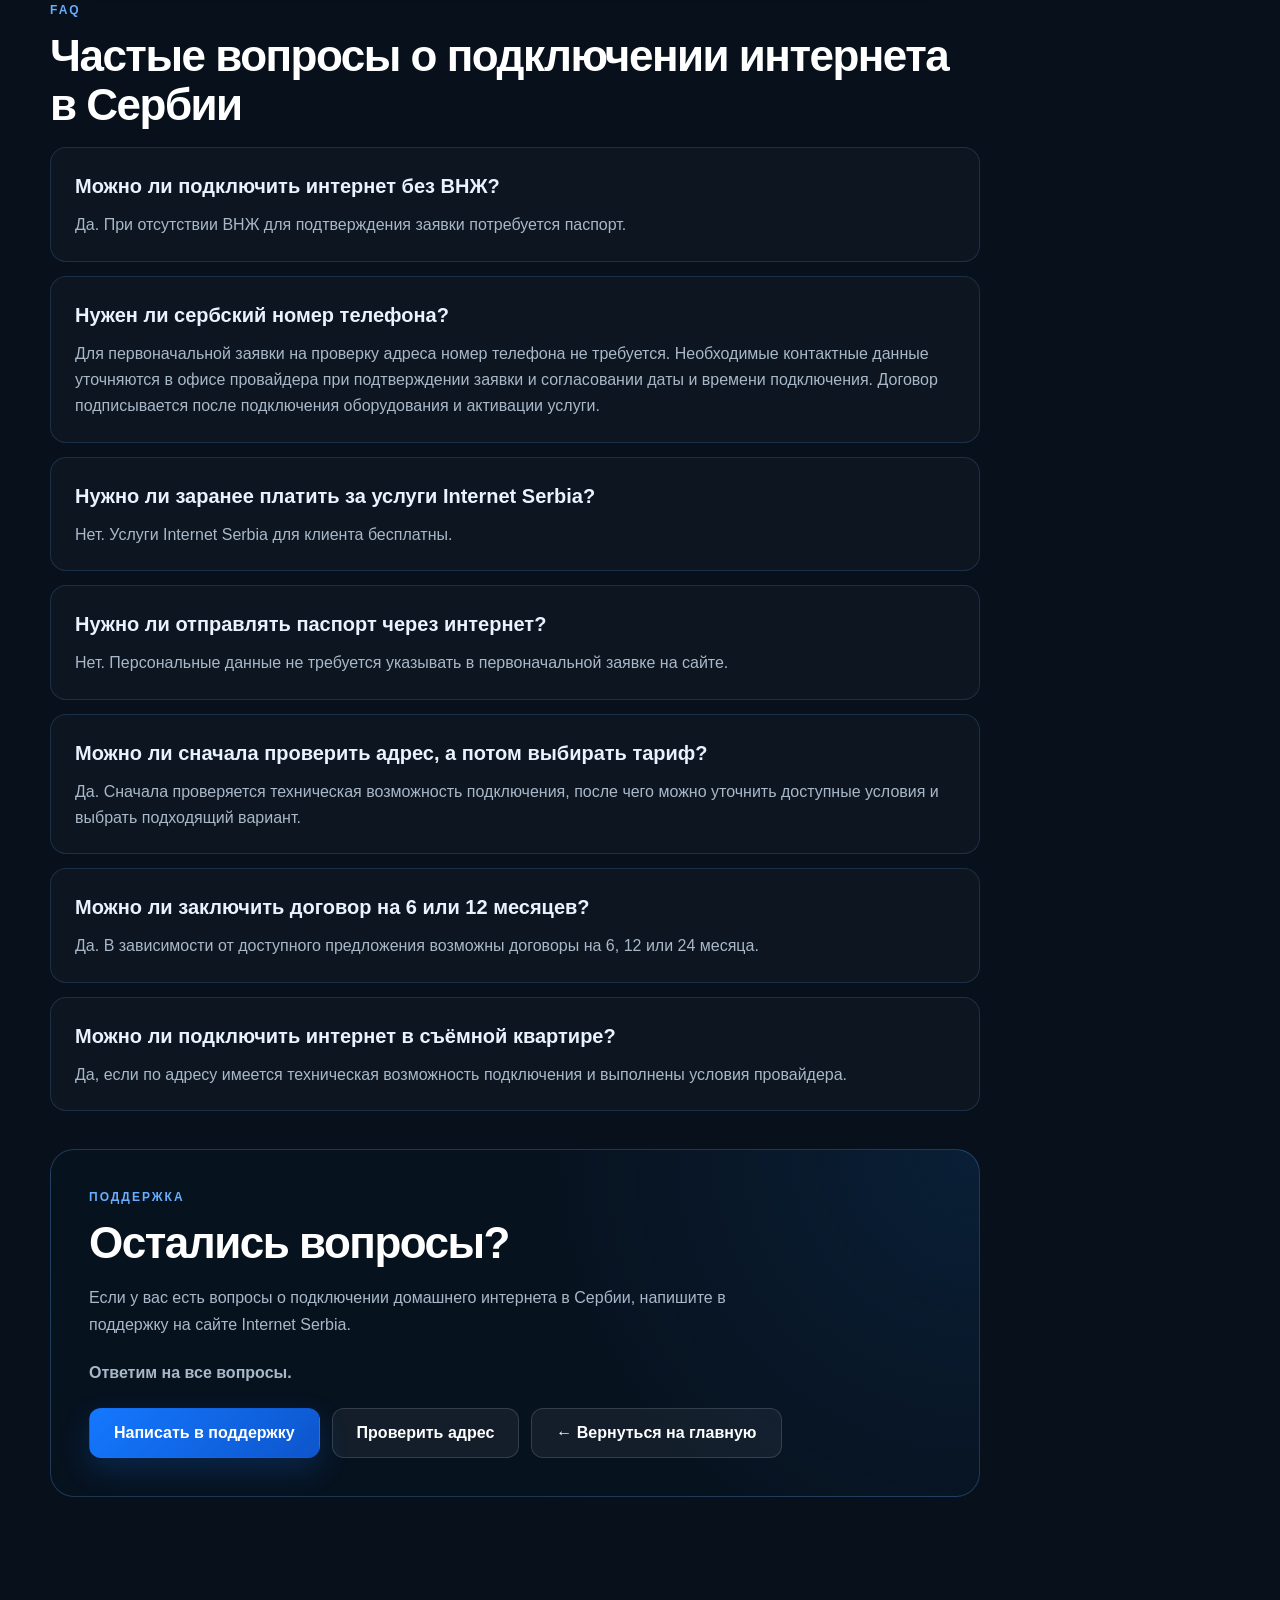
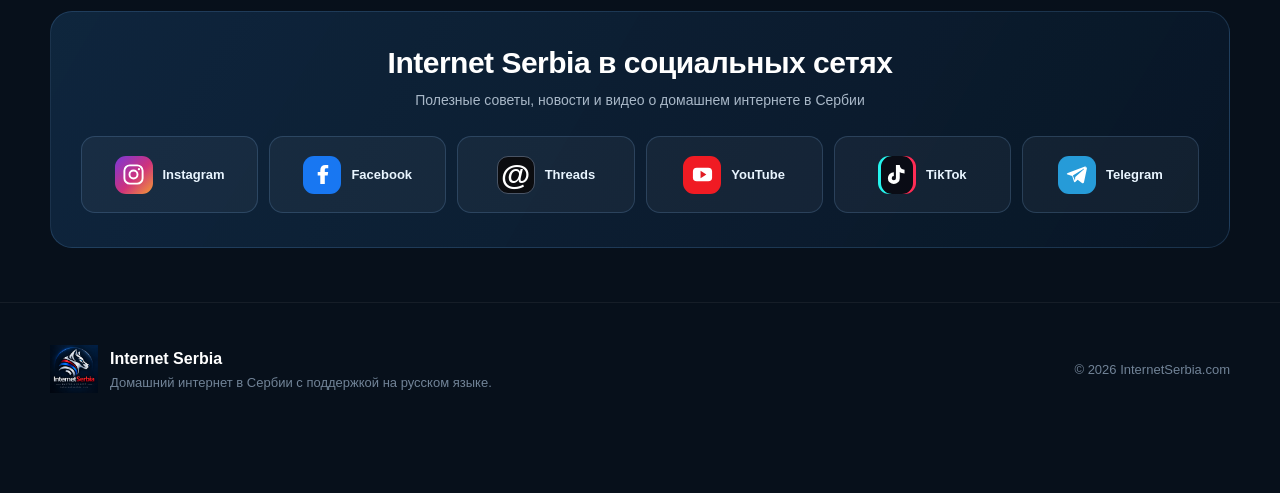
<file: internet-v-serbii-bez-vnzh.html>
<!DOCTYPE html>
<html lang="ru">
<head>
  <meta charset="UTF-8">
  <meta name="viewport" content="width=device-width, initial-scale=1.0">
<link rel="stylesheet" href="socials.css">
<script defer src="socials.js"></script>

  <title>Интернет в Сербии без ВНЖ — подключение домашнего интернета | Internet Serbia</title>

  <meta
    name="description"
    content="Как подключить домашний интернет в Сербии без ВНЖ. Проверка адреса, помощь с заявкой, договоры на 6, 12 или 24 месяца. Белград, Нови-Сад и другие города Сербии."
  >

  <meta
    name="robots"
    content="index, follow, max-image-preview:large, max-snippet:-1, max-video-preview:-1"
  >

  <link
    rel="canonical"
    href="https://internetserbia.com/internet-v-serbii-bez-vnzh.html"
  >

  <meta property="og:type" content="website">
  <meta property="og:locale" content="ru_RU">
  <meta property="og:site_name" content="Internet Serbia">

  <meta
    property="og:title"
    content="Интернет в Сербии без ВНЖ — подключение домашнего интернета"
  >

  <meta
    property="og:description"
    content="Подключение домашнего интернета в Сербии без ВНЖ: проверка адреса, помощь с заявкой, документы, сроки и ответы на частые вопросы."
  >

  <meta
    property="og:url"
    content="https://internetserbia.com/internet-v-serbii-bez-vnzh.html"
  >

  <meta
    property="og:image"
    content="https://internetserbia.com/logo.png"
  >

  <meta
    property="og:image:alt"
    content="Internet Serbia — домашний интернет в Сербии"
  >

  <meta name="twitter:card" content="summary">

  <meta
    name="twitter:title"
    content="Интернет в Сербии без ВНЖ | Internet Serbia"
  >

  <meta
    name="twitter:description"
    content="Как подключить домашний интернет в Сербии без ВНЖ: проверка адреса, документы, сроки и помощь с заявкой."
  >

  <meta
    name="twitter:image"
    content="https://internetserbia.com/logo.png"
  >

  <meta name="theme-color" content="#07101b">

  <link rel="icon" href="logo.png">

  <link
    rel="preload"
    href="logo.png"
    as="image"
    fetchpriority="high"
  >

  <script type="application/ld+json">
  {
    "@context": "https://schema.org",
    "@graph": [
      {
        "@type": "Organization",
        "@id": "https://internetserbia.com/#organization",
        "name": "Internet Serbia",
        "alternateName": "InternetSerbia",
        "url": "https://internetserbia.com/",
        "logo": {
          "@type": "ImageObject",
          "url": "https://internetserbia.com/logo.png"
        },
        "description": "Помощь с подключением домашнего интернета в Сербии с поддержкой на русском языке.",
        "sameAs": [
          "https://t.me/internetserbia"
        ]
      },
      {
        "@type": "WebSite",
        "@id": "https://internetserbia.com/#website",
        "url": "https://internetserbia.com/",
        "name": "Internet Serbia",
        "alternateName": "InternetSerbia",
        "inLanguage": "ru",
        "publisher": {
          "@id": "https://internetserbia.com/#organization"
        }
      },
      {
        "@type": "WebPage",
        "@id": "https://internetserbia.com/internet-v-serbii-bez-vnzh.html#webpage",
        "url": "https://internetserbia.com/internet-v-serbii-bez-vnzh.html",
        "name": "Как подключить домашний интернет в Сербии без ВНЖ",
        "description": "Инструкция по подключению домашнего интернета в Сербии без ВНЖ: проверка адреса, документы, сроки, договор и ответы на частые вопросы.",
        "inLanguage": "ru",
        "datePublished": "2026-09-19",
        "dateModified": "2026-09-19",
        "isPartOf": {
          "@id": "https://internetserbia.com/#website"
        },
        "about": {
          "@id": "https://internetserbia.com/internet-v-serbii-bez-vnzh.html#service"
        },
        "breadcrumb": {
          "@id": "https://internetserbia.com/internet-v-serbii-bez-vnzh.html#breadcrumb"
        }
      },
      {
        "@type": "Service",
        "@id": "https://internetserbia.com/internet-v-serbii-bez-vnzh.html#service",
        "name": "Помощь с подключением домашнего интернета в Сербии без ВНЖ",
        "serviceType": "Помощь с подключением домашнего интернета",
        "description": "Проверка технической возможности подключения по адресу, помощь с заявкой и дальнейшими действиями для подключения домашнего интернета в Сербии.",
        "provider": {
          "@id": "https://internetserbia.com/#organization"
        },
        "areaServed": {
          "@type": "Country",
          "name": "Serbia"
        },
        "url": "https://internetserbia.com/internet-v-serbii-bez-vnzh.html"
      },
      {
        "@type": "BreadcrumbList",
        "@id": "https://internetserbia.com/internet-v-serbii-bez-vnzh.html#breadcrumb",
        "itemListElement": [
          {
            "@type": "ListItem",
            "position": 1,
            "name": "Internet Serbia",
            "item": "https://internetserbia.com/"
          },
          {
            "@type": "ListItem",
            "position": 2,
            "name": "Интернет в Сербии без ВНЖ",
            "item": "https://internetserbia.com/internet-v-serbii-bez-vnzh.html"
          }
        ]
      },
      {
        "@type": "FAQPage",
        "@id": "https://internetserbia.com/internet-v-serbii-bez-vnzh.html#faq",
        "mainEntity": [
          {
            "@type": "Question",
            "name": "Можно ли подключить интернет в Сербии без ВНЖ?",
            "acceptedAnswer": {
              "@type": "Answer",
              "text": "Да. При отсутствии ВНЖ для подтверждения заявки потребуется паспорт."
            }
          },
          {
            "@type": "Question",
            "name": "Нужен ли сербский номер телефона?",
            "acceptedAnswer": {
              "@type": "Answer",
              "text": "Для первоначальной заявки на проверку адреса номер телефона не требуется. Необходимые контактные данные уточняются в офисе провайдера при подтверждении заявки и согласовании даты и времени подключения. Договор подписывается после подключения оборудования и активации услуги."
            }
          },
          {
            "@type": "Question",
            "name": "Нужно ли заранее платить за услуги Internet Serbia?",
            "acceptedAnswer": {
              "@type": "Answer",
              "text": "Нет. Услуги Internet Serbia для клиента бесплатны."
            }
          },
          {
            "@type": "Question",
            "name": "Нужно ли отправлять паспорт через интернет?",
            "acceptedAnswer": {
              "@type": "Answer",
              "text": "Нет. Персональные данные не требуется указывать в первоначальной заявке на сайте."
            }
          },
          {
            "@type": "Question",
            "name": "Можно ли сначала проверить адрес, а потом выбирать тариф?",
            "acceptedAnswer": {
              "@type": "Answer",
              "text": "Да. Сначала проверяется техническая возможность подключения, после чего можно уточнить доступные условия и выбрать подходящий вариант."
            }
          },
          {
            "@type": "Question",
            "name": "Можно ли заключить договор на 6 или 12 месяцев?",
            "acceptedAnswer": {
              "@type": "Answer",
              "text": "Да. В зависимости от доступного предложения возможны договоры на 6, 12 или 24 месяца."
            }
          },
          {
            "@type": "Question",
            "name": "Можно ли подключить интернет в съёмной квартире?",
            "acceptedAnswer": {
              "@type": "Answer",
              "text": "Да, если по адресу имеется техническая возможность подключения и выполнены условия провайдера."
            }
          }
        ]
      }
    ]
  }
  </script>

  <style>
    * {
      box-sizing: border-box;
      margin: 0;
      padding: 0;
    }

    html {
      scroll-behavior: smooth;
    }

    body {
      font-family: Arial, Helvetica, sans-serif;

      background:
        radial-gradient(
          circle at 15% 20%,
          rgba(30, 110, 190, 0.14),
          transparent 35%
        ),
        radial-gradient(
          circle at 85% 30%,
          rgba(20, 90, 170, 0.10),
          transparent 30%
        ),
        #07101b;

      color: #ffffff;
      line-height: 1.65;
      overflow-x: hidden;
    }

    a {
      color: inherit;
      text-decoration: none;
    }

    img {
      max-width: 100%;
      display: block;
    }

    .container {
      width: min(1180px, calc(100% - 40px));
      margin: 0 auto;
    }

    header {
      position: sticky;
      top: 0;
      z-index: 100;

      backdrop-filter: blur(16px);

      background: rgba(5, 13, 23, 0.88);

      border-bottom:
        1px solid rgba(135, 190, 255, 0.12);
    }

    .header-inner {
      min-height: 78px;

      display: flex;
      align-items: center;
      justify-content: space-between;

      gap: 30px;
    }

    .logo {
      display: flex;
      align-items: center;

      gap: 12px;

      font-weight: 800;
      font-size: 20px;

      white-space: nowrap;
    }

    .logo img {
      width: 50px;
      height: 50px;

      object-fit: contain;
    }

    nav {
      display: flex;
      align-items: center;

      gap: 28px;
    }

    nav a {
      color: #c8d6e6;

      font-size: 14px;

      transition: 0.2s;
    }

    nav a:hover {
      color: #ffffff;
    }

    .btn {
      min-height: 50px;

      padding: 0 24px;

      border-radius: 12px;

      display: inline-flex;
      align-items: center;
      justify-content: center;

      border: 1px solid transparent;

      font-weight: 700;

      cursor: pointer;

      transition: 0.2s;

      text-align: center;
    }

    .btn:hover {
      transform: translateY(-2px);
    }

    .btn-blue {
      background:
        linear-gradient(
          135deg,
          #1478ff,
          #0d55cc
        );

      color: #ffffff;

      box-shadow:
        0 12px 30px
        rgba(20, 120, 255, 0.20);
    }

    .btn-dark {
      background:
        rgba(255, 255, 255, 0.05);

      color: #ffffff;

      border-color:
        rgba(255, 255, 255, 0.14);
    }

    .breadcrumb {
      padding: 24px 0 0;

      color: #718397;

      font-size: 13px;
    }

    .breadcrumb a {
      color: #8ebff3;
    }

    .breadcrumb span {
      margin: 0 8px;

      color: #50657a;
    }

    .hero {
      padding: 52px 0 48px;
    }

    .hero-inner {
      max-width: 930px;
    }

    .eyebrow {
      display: inline-flex;
      align-items: center;

      padding: 8px 14px;

      border:
        1px solid
        rgba(80, 165, 255, 0.24);

      background:
        rgba(45, 125, 220, 0.08);

      border-radius: 999px;

      color: #9dceff;

      font-size: 13px;
      font-weight: 700;

      margin-bottom: 22px;
    }

    h1 {
      font-size:
        clamp(42px, 6vw, 72px);

      line-height: 1.02;

      letter-spacing: -3px;

      margin-bottom: 26px;
    }

    .hero-highlight {
      color: #78b8ff;
    }

    .hero-lead {
      max-width: 820px;

      color: #d8e3ef;

      font-size: 20px;

      margin-bottom: 16px;
    }

    .hero-sub {
      max-width: 820px;

      color: #99aabe;

      font-size: 17px;

      margin-bottom: 30px;
    }

    .hero-sub strong {
      color: #ffffff;
    }

    .hero-actions {
      display: flex;
      flex-wrap: wrap;

      gap: 12px;
    }

    .quick-strip {
      padding: 0 0 52px;
    }

    .quick-grid {
      display: grid;

      grid-template-columns:
        repeat(4, 1fr);

      border:
        1px solid
        rgba(134, 190, 255, 0.14);

      border-radius: 18px;

      overflow: hidden;

      background:
        rgba(255, 255, 255, 0.025);
    }

    .quick-item {
      padding: 22px;

      text-align: center;

      border-right:
        1px solid
        rgba(134, 190, 255, 0.10);
    }

    .quick-item:last-child {
      border-right: none;
    }

    .quick-item strong {
      display: block;

      font-size: 14px;
    }

    .quick-icon {
      color: #76b6ff;

      font-size: 21px;
      font-weight: 900;

      margin-bottom: 5px;
    }

    main section.content-section {
      padding: 36px 0;
    }

    .content-card {
      max-width: 930px;

      padding: 34px 36px;

      border:
        1px solid
        rgba(95, 170, 245, 0.18);

      border-radius: 22px;

      background:
        rgba(255, 255, 255, 0.025);

      box-shadow:
        0 24px 55px
        rgba(0, 0, 0, 0.12);
    }

    .content-card + .content-card {
      margin-top: 22px;
    }

    .section-label {
      color: #69adff;

      text-transform: uppercase;

      letter-spacing: 2px;

      font-size: 12px;
      font-weight: 800;

      margin-bottom: 10px;
    }

    h2 {
      font-size:
        clamp(30px, 4vw, 44px);

      line-height: 1.12;

      letter-spacing: -1.5px;

      margin-bottom: 18px;
    }

    h3 {
      font-size: 20px;

      margin-bottom: 8px;

      color: #e8f3ff;
    }

    p {
      color: #a9b8c8;
    }

    .content-card p + p {
      margin-top: 14px;
    }

    .content-card strong {
      color: #ffffff;
    }

    .steps-list {
      list-style: none;

      counter-reset: steps;

      display: grid;

      gap: 14px;

      margin-top: 22px;
    }

    .steps-list li {
      counter-increment: steps;

      position: relative;

      padding:
        17px 18px 17px 62px;

      border-radius: 14px;

      background:
        rgba(255, 255, 255, 0.025);

      border:
        1px solid
        rgba(105, 169, 232, 0.12);

      color: #a9b8c8;
    }

    .steps-list li::before {
      content:
        counter(
          steps,
          decimal-leading-zero
        );

      position: absolute;

      left: 18px;
      top: 16px;

      color: #67adff;

      font-weight: 900;
    }

    .notice {
      margin-top: 22px;

      padding: 18px 20px;

      border-radius: 14px;

      border:
        1px solid
        rgba(105, 169, 232, 0.20);

      background:
        rgba(24, 88, 150, 0.10);

      color: #a8bfd5;
    }

    .city-links {
      display: flex;
      flex-wrap: wrap;

      gap: 10px;

      margin-top: 18px;
    }

    .city-chip {
      padding: 8px 12px;

      border-radius: 999px;

      color: #b9d8f7;

      background:
        rgba(44, 126, 213, 0.09);

      border:
        1px solid
        rgba(82, 160, 239, 0.18);

      font-size: 13px;
    }

    .faq-wrap {
      max-width: 930px;
    }

    .faq-item {
      border:
        1px solid
        rgba(95, 170, 245, 0.18);

      border-radius: 16px;

      background:
        rgba(255, 255, 255, 0.025);

      padding: 22px 24px;

      margin-bottom: 14px;
    }

    .faq-item h3 {
      margin-bottom: 9px;
    }

    .final-cta {
      margin: 38px 0 70px;

      padding: 38px;

      max-width: 930px;

      border-radius: 24px;

      border:
        1px solid
        rgba(113, 181, 248, 0.23);

      background:
        radial-gradient(
          circle at 100% 0%,
          rgba(26, 108, 204, 0.14),
          transparent 44%
        ),
        rgba(8, 19, 32, 0.93);
    }

    .final-cta p {
      max-width: 720px;

      margin-bottom: 22px;
    }

    footer {
      padding: 42px 0 100px;

      border-top:
        1px solid
        rgba(255, 255, 255, 0.06);
    }

    .footer-inner {
      display: flex;

      justify-content: space-between;
      align-items: center;

      gap: 30px;
    }

    .footer-brand {
      display: flex;
      align-items: center;

      gap: 12px;
    }

    .footer-brand img {
      width: 48px;
      height: 48px;

      object-fit: contain;
    }

    .footer-brand strong {
      display: block;
    }

    .footer-brand p,
    .copyright {
      color: #718397;

      font-size: 13px;
    }

    .support-float {
      position: fixed;

      right: 22px;
      bottom: 22px;

      z-index: 200;

      min-height: 52px;

      padding: 0 18px;

      border-radius: 999px;

      display: flex;
      align-items: center;

      gap: 9px;

      background: #168de2;

      color: #ffffff;

      font-weight: 800;
      font-size: 14px;

      box-shadow:
        0 14px 35px
        rgba(0, 0, 0, 0.38);

      transition: 0.2s;
    }

    .support-float:hover {
      transform: translateY(-3px);
    }

    .support-float svg {
      width: 21px;
      height: 21px;
    }

    @media (max-width: 950px) {
      nav {
        display: none;
      }

      .quick-grid {
        grid-template-columns:
          repeat(2, 1fr);
      }

      .quick-item:nth-child(2) {
        border-right: none;
      }

      .quick-item:nth-child(-n+2) {
        border-bottom:
          1px solid
          rgba(134, 190, 255, 0.10);
      }
    }

    @media (max-width: 650px) {
      .container {
        width:
          min(
            100% - 24px,
            1180px
          );
      }

      .header-inner {
        min-height: 68px;
      }

      .logo {
        font-size: 17px;
      }

      .logo img {
        width: 42px;
        height: 42px;
      }

      .hero {
        padding: 42px 0 38px;
      }

      h1 {
        font-size: 42px;

        letter-spacing: -2px;
      }

      .hero-lead {
        font-size: 18px;
      }

      .hero-actions {
        flex-direction: column;
      }

      .hero-actions .btn {
        width: 100%;
      }

      .quick-grid {
        grid-template-columns:
          1fr 1fr;
      }

      .quick-item {
        padding: 18px 10px;
      }

      main section.content-section {
        padding: 22px 0;
      }

      .content-card {
        padding: 26px 20px;
      }

      .steps-list li {
        padding-left: 58px;
      }

      .final-cta {
        padding: 28px 20px;
      }

      .footer-inner {
        flex-direction: column;

        align-items: flex-start;
      }

      .support-float {
        right: 14px;
        bottom: 14px;

        min-height: 48px;

        padding: 0 15px;

        font-size: 13px;
      }
    }
  </style>
</head>

<body>

<header>

  <div class="container header-inner">

    <a
      class="logo"
      href="index.html"
      aria-label="Internet Serbia — главная"
    >

      <img
        src="logo.png"
        alt="Internet Serbia"
      >

      <span>
        Internet Serbia
      </span>

    </a>

    <nav aria-label="Основная навигация">

      <a href="index.html">
        Главная
      </a>

      <a href="tariffs.html">
        Тарифы
      </a>

      <a href="#how">
        Как подключить
      </a>

      <a href="#faq">
        Частые вопросы
      </a>

      <a href="index.html#check">
        Проверить адрес
      </a>

    </nav>

  </div>

</header>

<main>

  <div
    class="container breadcrumb"
    aria-label="Хлебные крошки"
  >

    <a href="index.html">
      Главная
    </a>

    <span>
      ›
    </span>

    <span>
      Интернет в Сербии без ВНЖ
    </span>

  </div>

  <section class="hero">

    <div class="container">

      <div class="hero-inner">

        <div class="eyebrow">
          Домашний интернет в Сербии • поддержка на русском
        </div>

        <h1>
          Как подключить домашний интернет
          <span class="hero-highlight">
            в Сербии без ВНЖ
          </span>
        </h1>

        <p class="hero-lead">
          Живёте в Сербии и хотите подключить домашний интернет, но у вас пока нет ВНЖ?
        </p>

        <p class="hero-sub">

          <strong>
            Подключить интернет в Сербии без ВНЖ возможно.
          </strong>

          Internet Serbia помогает предварительно проверить ваш адрес, подобрать подходящий вариант подключения и передать заявку интернет-провайдеру.

          Наш сервис особенно полезен иностранцам и русскоязычным жителям Сербии, которым сложно самостоятельно разобраться в условиях местных интернет-провайдеров или общаться на сербском языке.

        </p>

        <div class="hero-actions">

          <a
            class="btn btn-blue"
            href="index.html#check"
          >
            Проверить возможность подключения →
          </a>

          <a
            class="btn btn-dark"
            href="tariffs.html"
          >
            Посмотреть тарифы
          </a>

          <a
            class="btn btn-dark"
            href="index.html"
          >
            ← Вернуться на главную
          </a>

        </div>

      </div>

    </div>

  </section>

  <div class="quick-strip">

    <div class="container">

      <div class="quick-grid">

        <div class="quick-item">

          <div class="quick-icon">
            ✓
          </div>

          <strong>
            Подключение без ВНЖ
          </strong>

        </div>

        <div class="quick-item">

          <div class="quick-icon">
            ⌂
          </div>

          <strong>
            Проверка конкретного адреса
          </strong>

        </div>

        <div class="quick-item">

          <div class="quick-icon">
            6/12/24
          </div>

          <strong>
            Разные сроки договора
          </strong>

        </div>

        <div class="quick-item">

          <div class="quick-icon">
            RU
          </div>

          <strong>
            Поддержка на русском
          </strong>

        </div>

      </div>

    </div>

  </div>

  <section class="content-section">

    <div class="container">

      <article class="content-card">

        <div class="section-label">
          О сервисе
        </div>

        <h2>
          Internet Serbia — это интернет-провайдер?
        </h2>

        <p>
          Нет.
          <strong>
            Internet Serbia не является самостоятельным интернет-провайдером.
          </strong>
        </p>

        <p>
          Мы помогаем найти подходящий вариант домашнего интернета, предварительно проверить техническую возможность подключения по конкретному адресу и оформить заявку.
        </p>

        <p>
          Это позволяет ещё до посещения офиса узнать, возможно ли подключение интернета в вашем доме.
        </p>

        <p>
          После проверки вы получите информацию о дальнейших действиях, номер заявки и адрес офиса провайдера, где её необходимо подтвердить.
        </p>

      </article>

      <article class="content-card">

        <div class="section-label">
          Документы
        </div>

        <h2>
          Можно ли подключить интернет в Сербии без ВНЖ?
        </h2>

        <p>
          <strong>
            Да.
          </strong>
        </p>

        <p>
          Отсутствие ВНЖ не означает, что вы обязательно получите отказ в подключении домашнего интернета.
        </p>

        <p>
          Если у вас нет ВНЖ в Сербии, для подтверждения заявки потребуется
          <strong>
            паспорт
          </strong>.
        </p>

        <p>
          Если ВНЖ уже оформлен, можно использовать
          <strong>
            сербскую ID-карту иностранца / карту ВНЖ
          </strong>.
        </p>

        <p>
          Персональные данные и номер паспорта не требуется указывать в первоначальной заявке на сайте Internet Serbia.
        </p>

      </article>

      <article
        class="content-card"
        id="how"
      >

        <div class="section-label">
          Порядок действий
        </div>

        <h2>
          Как подключить домашний интернет
        </h2>

        <ol class="steps-list">

          <li>
            Оставьте на сайте город, улицу, номер дома и квартиры.
          </li>

          <li>
            Мы проверим техническую возможность подключения интернета по вашему адресу.
          </li>

          <li>
            Свяжемся с вами и сообщим результат проверки.
          </li>

          <li>
            Если подключение возможно, вы получите номер заявки, информацию о провайдере и адрес офиса.
          </li>

          <li>
            В офисе провайдера необходимо назвать номер заявки и предоставить документы для подтверждения.
          </li>

          <li>
            После подтверждения заявки согласовывается время установки оборудования и подключения интернета.
          </li>

        </ol>

      </article>

      <article class="content-card">

        <div class="section-label">
          Проверка адреса
        </div>

        <h2>
          Проверка возможности подключения по адресу
        </h2>

        <p>
          Наличие домашнего интернета зависит не только от города или района, но и от конкретного дома.
        </p>

        <p>
          Поэтому перед оформлением договора мы сначала проверяем
          <strong>
            техническую возможность подключения по вашему адресу
          </strong>.
        </p>

        <p>
          Это позволяет не тратить время на самостоятельное посещение офисов разных интернет-провайдеров и заранее узнать, доступно ли подключение.
        </p>

      </article>

      <article class="content-card">

        <div class="section-label">
          Для иностранцев
        </div>

        <h2>
          Интернет для иностранцев в Сербии
        </h2>

        <p>
          Internet Serbia создан в первую очередь для людей, которые живут в Сербии и сталкиваются с трудностями при подключении домашнего интернета.
        </p>

        <p>
          Это может быть полезно, если вы недавно переехали в Сербию, пока не получили ВНЖ, неуверенно говорите по-сербски, арендуете квартиру или просто хотите подобрать более выгодный вариант домашнего интернета.
        </p>

        <p>
          Мы помогаем разобраться в процессе подключения и сопровождаем заявку до её передачи интернет-провайдеру.
        </p>

      </article>

      <article class="content-card">

        <div class="section-label">
          Срок договора
        </div>

        <h2>
          На какой срок можно заключить договор?
        </h2>

        <p>
          В зависимости от выбранного предложения возможны договоры на
          <strong>
            6, 12 или 24 месяца
          </strong>.
        </p>

        <p>
          Это позволяет подобрать вариант как для долгосрочного проживания, так и для тех, кто арендует жильё и пока не уверен, сколько времени будет жить по текущему адресу.
        </p>

        <p>
          Перед подключением можно уточнить доступные тарифы и срок договора.
        </p>

        <div class="notice">
          Актуальные варианты можно посмотреть на странице
          <a href="tariffs.html">
            <strong>
              «Тарифы»
            </strong>
          </a>.
          Конкретная доступность зависит от адреса.
        </div>

      </article>

      <article class="content-card">

        <div class="section-label">
          Стоимость сервиса
        </div>

        <h2>
          Сколько стоит помощь Internet Serbia?
        </h2>

        <p>
          Услуги Internet Serbia для клиентов
          <strong>
            бесплатны
          </strong>.
        </p>

        <p>
          Вы не платите за проверку адреса, помощь в подборе варианта подключения, оформление заявки или её передачу интернет-провайдеру.
        </p>

        <p>
          Оплата производится непосредственно за услуги интернет-провайдера в соответствии с выбранным тарифом и договором.
        </p>

      </article>

      <article class="content-card">

        <div class="section-label">
          Заявка
        </div>

        <h2>
          Нужно ли указывать настоящее имя на сайте?
        </h2>

        <p>
          <strong>
            Нет.
          </strong>
        </p>

        <p>
          В первоначальной заявке можно указать имя, по которому к вам удобно обращаться.
        </p>

        <p>
          После проверки адреса мы отправим вам номер заявки. Его нужно будет назвать в офисе провайдера при подтверждении заявки.
        </p>

      </article>

      <article class="content-card">

        <div class="section-label">
          Срок проверки
        </div>

        <h2>
          Сколько времени занимает проверка адреса?
        </h2>

        <p>
          Обычно проверка технической возможности подключения занимает
          <strong>
            от 30 минут до 1 часа в рабочее время
          </strong>.
        </p>

        <p>
          Фактическое время зависит от загруженности сотрудников интернет-провайдера.
        </p>

        <p>
          После проверки мы сообщим, возможно ли подключение и что необходимо сделать дальше.
        </p>

      </article>

      <article class="content-card">

        <div class="section-label">
          Срок подключения
        </div>

        <h2>
          Как быстро подключают домашний интернет?
        </h2>

        <p>
          После подтверждения заявки в офисе провайдера подключение обычно производится
          <strong>
            в течение трёх рабочих дней
          </strong>.
        </p>

        <p>
          Точное время подключения согласовывается индивидуально.
        </p>

      </article>

      <article class="content-card">

        <div class="section-label">
          География
        </div>

        <h2>
          В каких городах можно подключить интернет?
        </h2>

        <p>
          Заявки принимаются из
          <strong>
            Белграда, Нови-Сада, Ниша, Крагуеваца и других городов Сербии
          </strong>.
        </p>

        <p>
          Главное условие — наличие технической возможности подключения по конкретному адресу.
        </p>

        <p>
          Поэтому даже в одном городе доступность интернета может отличаться в соседних домах.
        </p>

        <div
          class="city-links"
          aria-label="Города"
        >

          <span class="city-chip">
            Белград
          </span>

          <span class="city-chip">
            Нови-Сад
          </span>

          <span class="city-chip">
            Ниш
          </span>

          <span class="city-chip">
            Крагуевац
          </span>

          <span class="city-chip">
            Другие города Сербии
          </span>

        </div>

      </article>

      <article class="content-card">

        <div class="section-label">
          Крупные города
        </div>

        <h2>
          Интернет в Белграде и Нови-Саде
        </h2>

        <p>
          Белград и Нови-Сад относятся к крупнейшим городам Сербии, где существует большой выбор вариантов домашнего интернета.
        </p>

        <p>
          Но доступность конкретного подключения определяется адресом дома.
        </p>

        <p>
          Если вы живёте в Белграде или Нови-Саде, отправьте адрес на проверку — мы уточним техническую возможность подключения и сообщим дальнейшие действия.
        </p>

      </article>

      <article class="content-card">

        <div class="section-label">
          После отправки
        </div>

        <h2>
          Что происходит после отправки заявки?
        </h2>

        <p>
          После получения заявки Internet Serbia свяжется с вами для подтверждения контакта.
        </p>

        <p>
          Затем производится проверка адреса.
        </p>

        <p>
          Если домашний интернет можно подключить, вы получите номер заявки, информацию об интернет-провайдере и адрес офиса, в котором необходимо подтвердить заявку.
        </p>

        <p>
          Таким образом, перед посещением офиса вы уже знаете, что возможность подключения по вашему адресу предварительно подтверждена.
        </p>

      </article>

    </div>

  </section>

  <section
    class="content-section"
    id="faq"
  >

    <div class="container">

      <div class="faq-wrap">

        <div class="section-label">
          FAQ
        </div>

        <h2>
          Частые вопросы о подключении интернета в Сербии
        </h2>

        <article class="faq-item">

          <h3>
            Можно ли подключить интернет без ВНЖ?
          </h3>

          <p>
            Да. При отсутствии ВНЖ для подтверждения заявки потребуется паспорт.
          </p>

        </article>

        <article class="faq-item">

          <h3>
            Нужен ли сербский номер телефона?
          </h3>

          <p>
            Для первоначальной заявки на проверку адреса номер телефона не требуется. Необходимые контактные данные уточняются в офисе провайдера при подтверждении заявки и согласовании даты и времени подключения. Договор подписывается после подключения оборудования и активации услуги.
          </p>

        </article>

        <article class="faq-item">

          <h3>
            Нужно ли заранее платить за услуги Internet Serbia?
          </h3>

          <p>
            Нет. Услуги Internet Serbia для клиента бесплатны.
          </p>

        </article>

        <article class="faq-item">

          <h3>
            Нужно ли отправлять паспорт через интернет?
          </h3>

          <p>
            Нет. Персональные данные не требуется указывать в первоначальной заявке на сайте.
          </p>

        </article>

        <article class="faq-item">

          <h3>
            Можно ли сначала проверить адрес, а потом выбирать тариф?
          </h3>

          <p>
            Да. Сначала проверяется техническая возможность подключения, после чего можно уточнить доступные условия и выбрать подходящий вариант.
          </p>

        </article>

        <article class="faq-item">

          <h3>
            Можно ли заключить договор на 6 или 12 месяцев?
          </h3>

          <p>
            Да. В зависимости от доступного предложения возможны договоры на 6, 12 или 24 месяца.
          </p>

        </article>

        <article class="faq-item">

          <h3>
            Можно ли подключить интернет в съёмной квартире?
          </h3>

          <p>
            Да, если по адресу имеется техническая возможность подключения и выполнены условия провайдера.
          </p>

        </article>

      </div>

      <section
        class="final-cta"
        aria-labelledby="support-title"
      >

        <div class="section-label">
          Поддержка
        </div>

        <h2 id="support-title">
          Остались вопросы?
        </h2>

        <p>
          Если у вас есть вопросы о подключении домашнего интернета в Сербии, напишите в поддержку на сайте Internet Serbia.
        </p>

        <p>
          <strong>
            Ответим на все вопросы.
          </strong>
        </p>

        <div class="hero-actions">

          <a
            class="btn btn-blue"
            href="https://t.me/internet_serbia"
            target="_blank"
            rel="noopener noreferrer"
          >
            Написать в поддержку
          </a>

          <a
            class="btn btn-dark"
            href="index.html#check"
          >
            Проверить адрес
          </a>

          <a
            class="btn btn-dark"
            href="index.html"
          >
            ← Вернуться на главную
          </a>

        </div>

      </section>

    </div>

  </section>

</main>

<footer>

  <div class="container footer-inner">

    <div class="footer-brand">

      <img
        src="logo.png"
        alt="Internet Serbia"
      >

      <div>

        <strong>
          Internet Serbia
        </strong>

        <p>
          Домашний интернет в Сербии с поддержкой на русском языке.
        </p>

      </div>

    </div>

    <div class="copyright">
      © 2026 InternetSerbia.com
    </div>

  </div>

</footer>

<a
  class="support-float"
  href="https://t.me/internet_serbia"
  target="_blank"
  rel="noopener noreferrer"
  aria-label="Чат с поддержкой в Telegram"
>

  <svg
    viewBox="0 0 24 24"
    fill="currentColor"
    aria-hidden="true"
  >

    <path
      d="M21.7 2.3 2.9 9.55c-1.28.51-1.27 1.22-.23 1.54l4.82 1.5 1.84 5.72c.22.61.11.86.75.86.49 0 .71-.22.98-.48l2.33-2.27 4.85 3.58c.89.49 1.53.24 1.75-.83l3-14.13c.31-1.3-.49-1.89-1.28-1.54ZM8.25 12.25l10.89-6.87c.54-.33 1.03-.15.63.2l-8.99 8.11-.35 3.76-2.18-5.2Z"
    />

  </svg>

  <span>
    Чат с поддержкой
  </span>

</a>

</body>
</html>
</file>
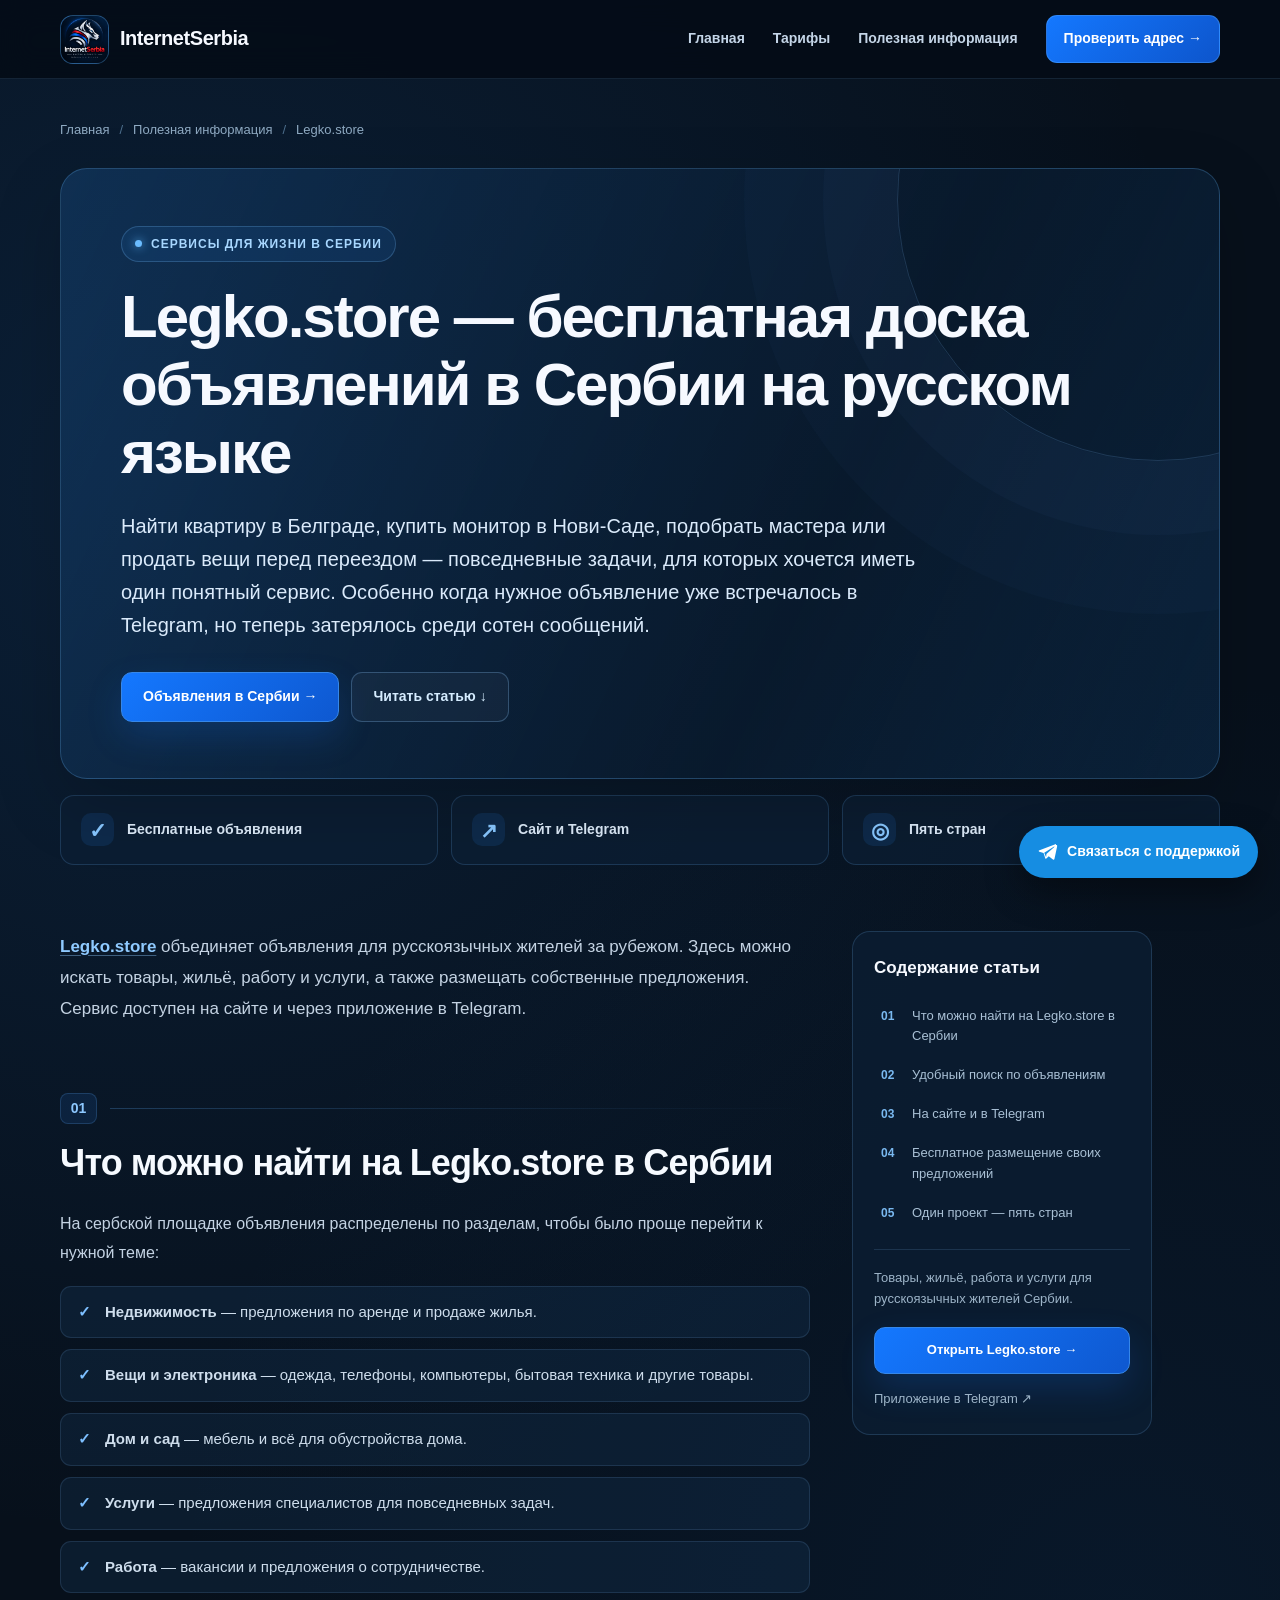
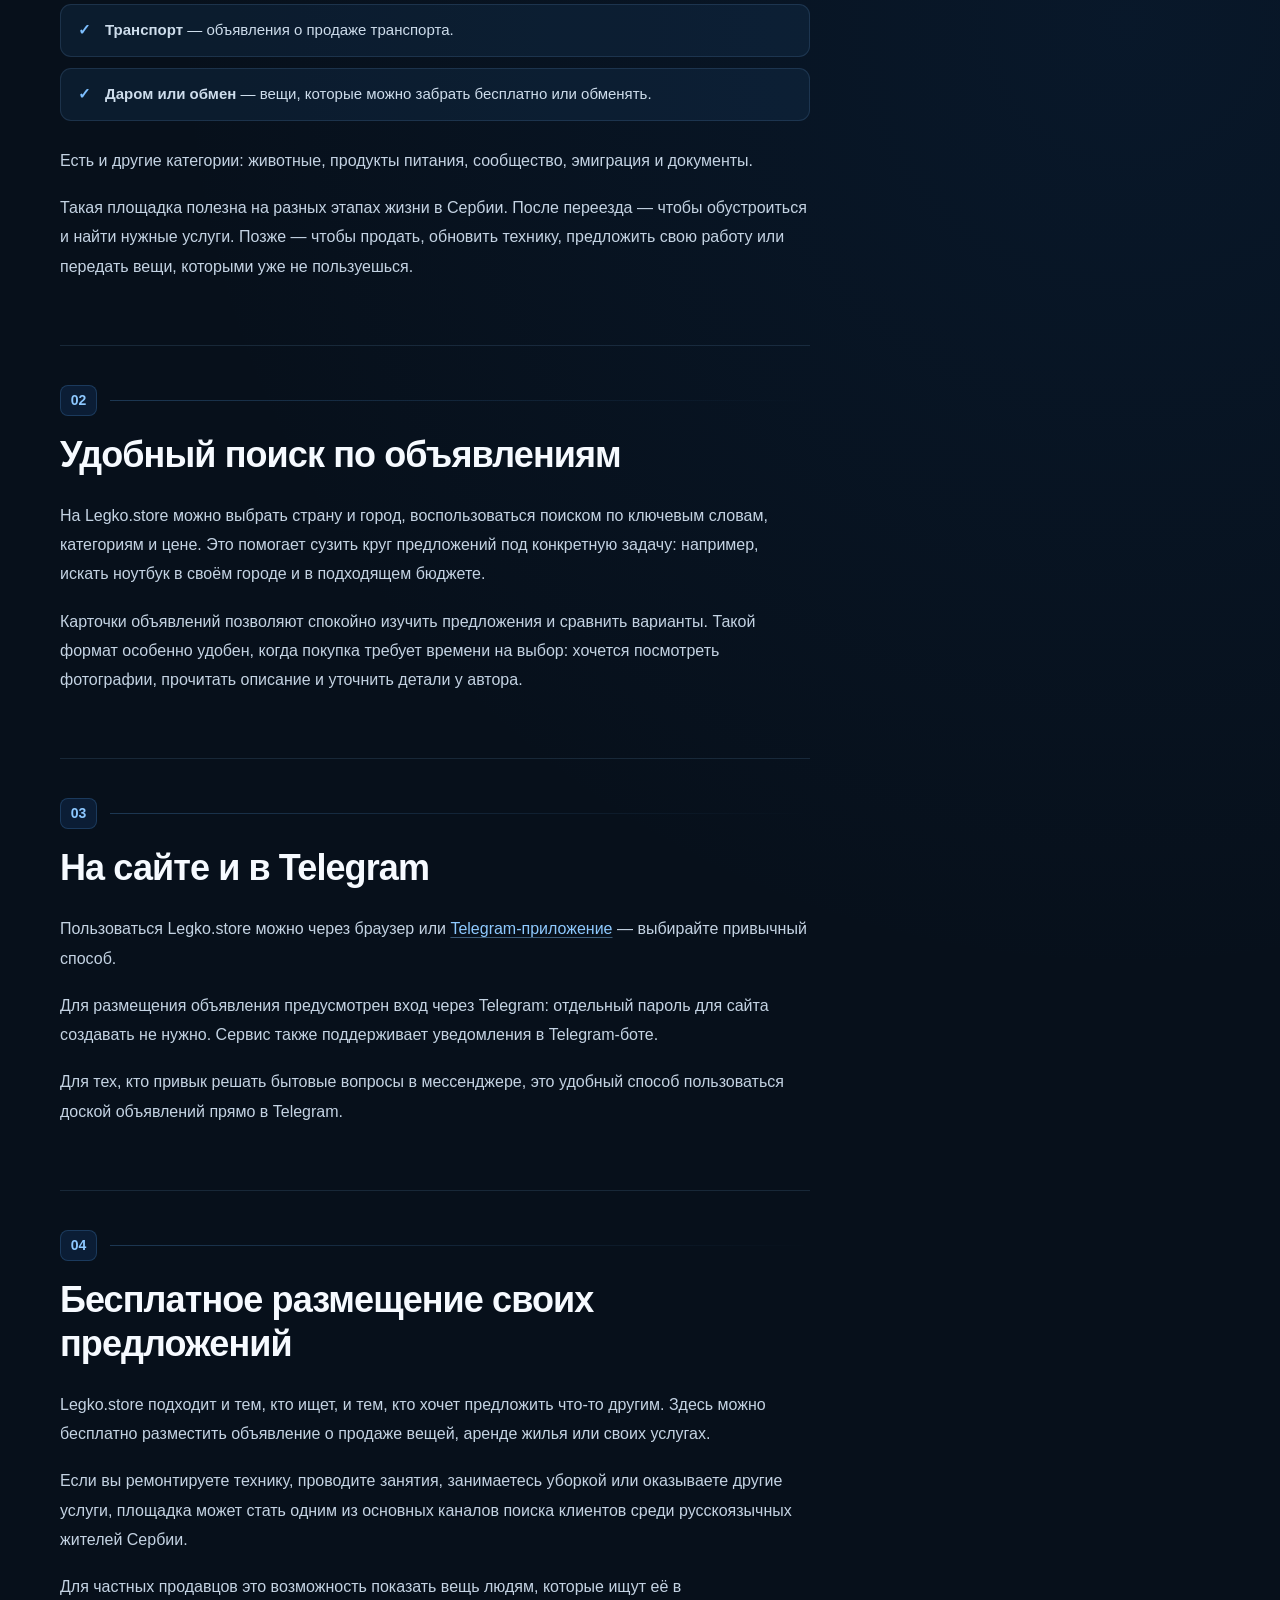
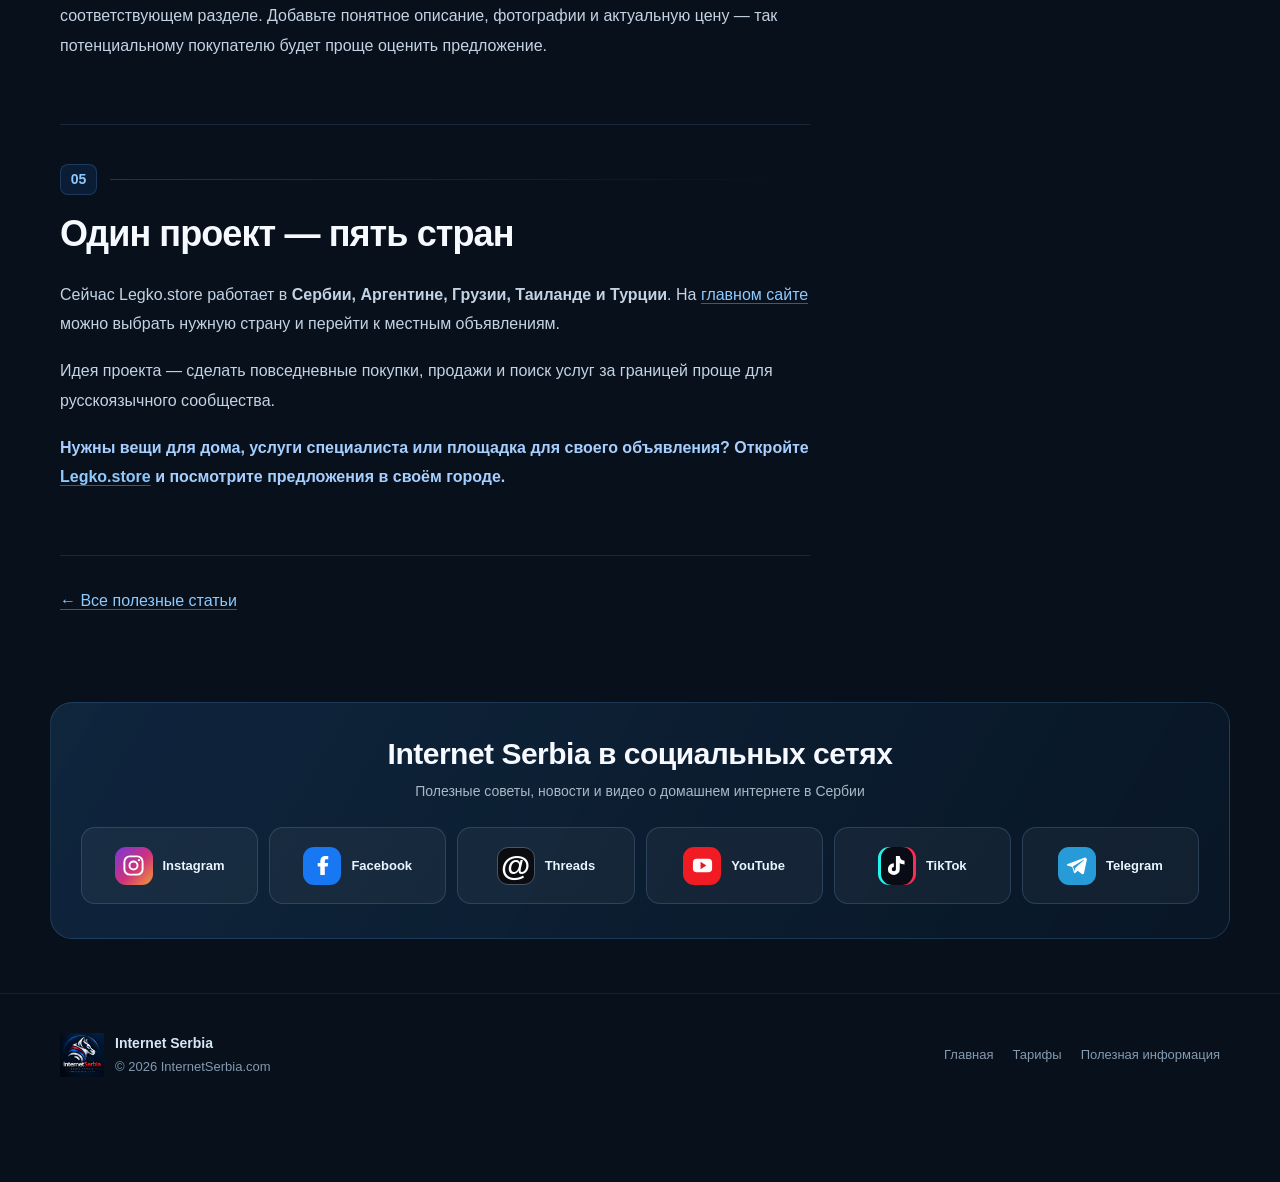
<file: legko-store-serbia.html>
<!DOCTYPE html>
<html lang="ru">
<head>
  <meta charset="UTF-8">
  <meta name="viewport" content="width=device-width, initial-scale=1.0">
  <meta name="theme-color" content="#07101b">
  <meta name="robots" content="index, follow, max-image-preview:large, max-snippet:-1">
  <title>Legko.store — объявления в Сербии на русском языке | Internet Serbia</title>
  <meta name="description" content="Legko.store — бесплатные объявления в Сербии на русском языке: недвижимость, вещи, работа и услуги. Удобный поиск на сайте и в Telegram.">
  <link rel="canonical" href="https://internetserbia.com/legko-store-serbia.html">
  <link rel="icon" href="logo.png" type="image/png">
  <!-- Единые кнопки Instagram, Facebook, Threads, YouTube, TikTok, Telegram -->
  <link rel="stylesheet" href="socials.css">
  <script defer src="socials.js"></script>
  <meta property="og:type" content="article">
  <meta property="og:locale" content="ru_RU">
  <meta property="og:site_name" content="Internet Serbia">
  <meta property="og:title" content="Legko.store — бесплатная доска объявлений в Сербии на русском языке">
  <meta property="og:description" content="Legko.store — бесплатные объявления в Сербии на русском языке: недвижимость, вещи, работа и услуги. Удобный поиск на сайте и в Telegram.">
  <meta property="og:url" content="https://internetserbia.com/legko-store-serbia.html">
  <meta property="og:image" content="https://internetserbia.com/logo.png">
  <meta name="twitter:card" content="summary">
  <script type="application/ld+json">
{
  "@context": "https://schema.org",
  "@graph": [
    {
      "@type": "Organization",
      "@id": "https://internetserbia.com/#organization",
      "name": "Internet Serbia",
      "url": "https://internetserbia.com/",
      "logo": "https://internetserbia.com/logo.png",
      "sameAs": [
        "https://t.me/internetserbia"
      ]
    },
    {
      "@type": "Article",
      "@id": "https://internetserbia.com/legko-store-serbia.html#article",
      "headline": "Legko.store — бесплатная доска объявлений в Сербии на русском языке",
      "description": "Legko.store — бесплатные объявления в Сербии на русском языке: недвижимость, вещи, работа и услуги. Удобный поиск на сайте и в Telegram.",
      "inLanguage": "ru",
      "author": {
        "@id": "https://internetserbia.com/#organization"
      },
      "publisher": {
        "@id": "https://internetserbia.com/#organization"
      },
      "mainEntityOfPage": "https://internetserbia.com/legko-store-serbia.html",
      "articleSection": "Жизнь в Сербии"
    },
    {
      "@type": "BreadcrumbList",
      "itemListElement": [
        {
          "@type": "ListItem",
          "position": 1,
          "name": "Главная",
          "item": "https://internetserbia.com/"
        },
        {
          "@type": "ListItem",
          "position": 2,
          "name": "Полезная информация",
          "item": "https://internetserbia.com/articles.html"
        },
        {
          "@type": "ListItem",
          "position": 3,
          "name": "Legko.store",
          "item": "https://internetserbia.com/legko-store-serbia.html"
        }
      ]
    }
  ]
}
  </script>
  <style>
    :root { color-scheme: dark; --bg:#07101b; --text:#f6f9ff; --sub:#c4d3e3; --muted:#92a8be; --sky:#78b8ff; --line:rgba(111,183,255,.18); }
    *{box-sizing:border-box}
    html{scroll-behavior:smooth;scroll-padding-top:105px}
    body{margin:0;background:radial-gradient(circle at 12% 11%,rgba(30,103,183,.18),transparent 26%),radial-gradient(circle at 88% 37%,rgba(18,77,143,.13),transparent 32%),#07101b;color:var(--text);font:16px/1.68 Arial,Helvetica,sans-serif;overflow-x:hidden}
    a{color:inherit;text-decoration:none}
    img{display:block;max-width:100%}
    button{font:inherit}
    .container{width:min(1160px,calc(100% - 44px));margin-inline:auto}
    .skip-link{position:absolute;z-index:1000;top:-100px;left:20px;background:#78b8ff;color:#07101b;padding:8px 12px;border-radius:9px}.skip-link:focus{top:12px}
    .site-header{position:sticky;top:0;z-index:70;background:rgba(5,13,23,.92);backdrop-filter:blur(16px);border-bottom:1px solid rgba(135,190,255,.13)}
    .header-inner{display:flex;align-items:center;justify-content:space-between;gap:20px;min-height:78px}
    .brand{display:flex;align-items:center;gap:11px;font-size:20px;font-weight:800;letter-spacing:-.45px}
    .brand-symbol{width:49px;height:49px;display:grid;place-items:center;border-radius:13px;background:linear-gradient(140deg,rgba(32,91,155,.75),rgba(7,30,53,.9));border:1px solid rgba(110,190,255,.22);overflow:hidden}
    .brand-symbol img{width:100%;height:100%;object-fit:contain}
    .brand-mobile{display:none}
    .header-links{display:flex;align-items:center;gap:28px;color:#c4d5e7;font-size:14px;font-weight:700}
    .header-links a:hover,.footer-links a:hover{color:#8ac5ff}
    .header-links .nav-cta{padding:11px 17px;background:linear-gradient(135deg,#1478ff,#0d55cc);color:#fff;border:1px solid rgba(133,204,255,.25);border-radius:11px}
    .mobile-nav{display:none}
    .hero{padding:40px 0 20px}
    .breadcrumbs{display:flex;flex-wrap:wrap;gap:10px;color:#8faac2;font-size:13px;margin-bottom:27px}
    .breadcrumbs .sep{color:#4e708e}.breadcrumbs a:hover{color:#a1d7ff}
    .hero-shell{position:relative;overflow:hidden;padding:57px 60px 56px;border-radius:27px;border:1px solid rgba(108,186,255,.24);background:linear-gradient(115deg,rgba(24,79,137,.39),rgba(9,26,45,.92) 65%,rgba(16,63,109,.34));box-shadow:0 25px 68px rgba(0,0,0,.18)}
    .hero-shell:after{content:"";position:absolute;right:-200px;top:-230px;width:520px;height:520px;border:1px solid rgba(126,189,255,.18);border-radius:50%;box-shadow:0 0 0 74px rgba(89,167,255,.03),0 0 0 153px rgba(89,167,255,.025);pointer-events:none}
    .eyebrow{display:inline-flex;align-items:center;gap:9px;padding:7px 13px;border-radius:30px;border:1px solid rgba(126,193,255,.23);background:rgba(34,114,206,.13);color:#a8d7ff;letter-spacing:1px;font-size:12px;font-weight:800;text-transform:uppercase;margin-bottom:21px}
    .eyebrow .dot{width:7px;height:7px;border-radius:50%;background:#6bbcfe;box-shadow:0 0 10px #54aeef}
    h1{position:relative;z-index:1;max-width:970px;margin:0 0 24px;font-size:clamp(33px,4.8vw,60px);letter-spacing:-2px;line-height:1.13;font-weight:800}
    .hero-lead{position:relative;z-index:1;max-width:820px;font-size:clamp(17px,2.15vw,20px);line-height:1.65;color:#daeafb;margin:0 0 30px}
    .hero-actions{position:relative;z-index:1;display:flex;flex-wrap:wrap;gap:12px}
    .btn{display:inline-flex;justify-content:center;align-items:center;min-height:47px;padding:12px 21px;border-radius:11px;font-size:14px;font-weight:800;text-align:center;transition:transform .2s,border-color .2s}
    .btn:hover{transform:translateY(-2px)}
    .btn-primary{background:linear-gradient(135deg,#1478ff,#0e58d0);border:1px solid #3687e9;color:#fff;box-shadow:0 15px 35px rgba(20,120,255,.18)}
    .btn-ghost{background:rgba(255,255,255,.035);border:1px solid rgba(137,194,252,.27);color:#d5ecff}
    .benefit-row{display:grid;grid-template-columns:repeat(3,minmax(0,1fr));gap:13px;margin-top:16px}
    .benefit{min-height:70px;display:flex;gap:13px;align-items:center;padding:15px 20px;background:rgba(12,31,52,.75);border:1px solid var(--line);border-radius:14px;color:#dceaf8;font-size:14px;font-weight:750}
    .benefit .benefit-icon{display:grid;place-items:center;flex:0 0 33px;width:33px;height:33px;border-radius:10px;background:rgba(36,128,238,.13);color:#88c7ff;font-size:21px}
    .content-grid{display:grid;grid-template-columns:minmax(0,750px) 300px;gap:42px;align-items:start;padding:46px 0 60px}
    .story{min-width:0}
    .story p{margin:0 0 18px;color:var(--sub);font-size:16px;line-height:1.83}
    .story a:not(.btn){color:#8fcaff;text-decoration:underline;text-decoration-color:rgba(143,202,255,.4);text-underline-offset:3px}
    .article-intro{padding:0 0 12px}
    .article-intro p{font-size:17px}
    .article-intro .intro-accent{font-size:20px;font-weight:800;color:#e9f5ff}
    .article-section{padding:39px 0 46px;border-bottom:1px solid rgba(125,183,235,.14);scroll-margin-top:100px}
    .section-kicker{display:flex;align-items:center;gap:13px;margin-bottom:17px}
    .section-kicker span:first-child{display:inline-flex;align-items:center;justify-content:center;min-width:37px;height:31px;background:rgba(35,114,213,.14);border:1px solid rgba(87,159,235,.22);border-radius:8px;color:#8dc8ff;font-size:14px;font-weight:800}
    .kicker-line{height:1px;flex:1;background:linear-gradient(90deg,rgba(90,169,243,.26),transparent)}
    .story h2{font-size:clamp(26px,3vw,36px);line-height:1.22;letter-spacing:-.9px;margin:0 0 24px;color:#f6faff}
    .feature-list,.numbered-list{list-style:none;margin:18px 0 25px;padding:0;display:grid;gap:11px}
    .feature-list li{position:relative;padding:13px 16px 13px 44px;background:rgba(20,52,81,.36);border:1px solid rgba(126,180,231,.15);border-radius:11px;color:#ceddec;line-height:1.65;font-size:15px}
    .feature-list li:before{content:"✓";position:absolute;left:17px;top:13px;font-weight:900;color:#7dbfff}
    .numbered-list{counter-reset:counter}
    .numbered-list li{counter-increment:counter;position:relative;padding:13px 16px 13px 48px;background:rgba(20,52,81,.36);border:1px solid rgba(126,180,231,.15);border-radius:11px;color:#ceddec;line-height:1.65;font-size:15px}
    .numbered-list li:before{content:counter(counter,decimal-leading-zero);position:absolute;left:14px;top:13px;color:#7dbfff;font-size:13px;font-weight:900}
    .story p.emphasis-quote{padding:20px 23px;background:linear-gradient(105deg,rgba(30,106,192,.16),rgba(17,42,66,.33));border-left:3px solid #54aaf7;border-radius:0 12px 12px 0;color:#eaf5ff;font-size:17px;font-weight:750}
    .story p.closing-line{color:#a6cfff;font-weight:700}
    .side-card{position:sticky;top:105px;border:1px solid rgba(120,182,244,.19);border-radius:18px;background:rgba(12,30,50,.82);padding:25px 21px}
    .side-card h2{font-size:17px;margin:0 0 17px;line-height:1.35}
    .side-links{display:grid;gap:1px}
    .side-links a{display:flex;align-items:baseline;gap:11px;padding:9px 7px;border-radius:8px;font-size:13px;line-height:1.55;color:#a9c0d5}
    .side-links a:hover{background:rgba(74,142,219,.13);color:#eef9ff}
    .side-links span{flex:0 0 20px;color:#7ab9f0;font-size:12px;font-weight:800}
    .side-card hr{margin:17px 0;border:0;border-top:1px solid rgba(116,177,240,.16)}
    .side-card p{color:#9db4c8;font-size:13px;line-height:1.65;margin:0 0 17px}
    .side-card .btn{width:100%;padding:10px 8px;font-size:13px}
    .bottom-cta{margin:6px 0 55px;padding:36px 40px;border:1px solid rgba(94,175,255,.28);background:linear-gradient(120deg,rgba(31,99,182,.23),rgba(9,27,49,.9));border-radius:23px;display:flex;justify-content:space-between;align-items:center;gap:27px}
    .bottom-cta h2{margin:0 0 8px;font-size:clamp(24px,2.6vw,31px);letter-spacing:-.7px;line-height:1.2}
    .bottom-cta p{margin:0;color:#b6cbe0;font-size:14px;line-height:1.65;max-width:690px}
    .bottom-cta .btn{flex:0 0 auto}
    .site-footer{padding:38px 0 104px;border-top:1px solid rgba(135,190,255,.1);color:#849ab0;font-size:13px}
    .footer-inner{display:flex;justify-content:space-between;align-items:center;gap:20px;flex-wrap:wrap}
    .footer-brand{display:flex;align-items:center;gap:11px}
    .footer-brand img{width:44px;height:44px;object-fit:contain}
    .footer-brand strong{display:block;color:#d5e6f6;font-size:14px}
    .footer-links{display:flex;align-items:center;gap:19px;flex-wrap:wrap}
    .support-float{position:fixed;right:22px;bottom:22px;z-index:200;min-height:52px;padding:0 18px;border-radius:999px;display:flex;align-items:center;gap:9px;background:#168de2;color:#fff;font-weight:800;font-size:14px;box-shadow:0 14px 35px rgba(0,0,0,.38);transition:transform .2s}
    .support-float:hover{transform:translateY(-3px)}
    .support-float svg{width:21px;height:21px;fill:currentColor}
    :focus-visible{outline:2px solid #8cc8ff;outline-offset:4px}
    @media(max-width:1040px){.content-grid{grid-template-columns:minmax(0,1fr) 255px;gap:23px}.header-links{gap:17px}}
    @media(max-width:850px){.header-links{display:none}.content-grid{grid-template-columns:1fr;gap:0;padding:30px 0 40px}.side-card{display:none}.benefit-row{grid-template-columns:repeat(3,minmax(0,1fr))}.benefit{padding:12px 11px;font-size:13px}.hero-shell{padding:40px}.mobile-nav{display:block;position:relative;margin-left:auto}.mobile-nav summary{width:44px;height:44px;border:1px solid rgba(140,199,255,.31);border-radius:11px;background:rgba(40,100,175,.16);display:flex;align-items:center;justify-content:center;list-style:none;color:#fff;font-size:26px;line-height:1;cursor:pointer}.mobile-nav summary::-webkit-details-marker{display:none}.mobile-nav summary::before{content:"☰"}.mobile-nav[open] summary::before{content:"✕"}.mobile-nav .mobile-dropdown{position:absolute;top:calc(100% + 17px);right:-22px;min-width:min(320px,calc(100vw - 28px));padding:10px 13px 13px;background:#0a1a2c;border:1px solid rgba(135,190,255,.2);box-shadow:0 18px 35px rgba(0,0,0,.4);border-radius:0 0 14px 14px;display:flex;flex-direction:column}.mobile-nav .mobile-dropdown a{padding:13px 10px;color:#daeaf8;font-size:15px;font-weight:750;border-bottom:1px solid rgba(150,200,245,.08)}.brand-desktop{display:none}.brand-mobile{display:flex;flex-direction:column;align-items:center;line-height:1.04;font-size:17px;white-space:nowrap}}
    @media(max-width:620px){.container{width:calc(100% - 26px)}.header-inner{min-height:68px}.brand-symbol{width:42px;height:42px}.hero{padding:18px 0 10px}.breadcrumbs{gap:7px;margin-bottom:18px;font-size:12px}.hero-shell{padding:33px 23px;border-radius:19px}h1{font-size:clamp(30px,8.7vw,43px);letter-spacing:-1.3px}.hero-lead{font-size:16.5px}.hero-actions{flex-direction:column}.hero-actions .btn{width:100%}.benefit-row{grid-template-columns:1fr;gap:9px;margin-top:11px}.benefit{min-height:56px;padding:12px 14px;font-size:14px}.article-intro p{font-size:16px}.article-section{padding:32px 0 38px}.story h2{font-size:27px}.story p{font-size:15.5px;line-height:1.8}.story p.emphasis-quote{font-size:16px;padding:17px 18px}.bottom-cta{margin:10px 0 40px;padding:27px 22px;flex-direction:column;align-items:stretch}.bottom-cta .btn{width:100%}.site-footer{padding-bottom:102px}.support-float{right:14px;bottom:14px;min-height:48px;padding:0 15px;font-size:13px}}
    @media(prefers-reduced-motion:reduce){html{scroll-behavior:auto}.btn,.support-float{transition:none}}
  </style>
</head>
<body>
  <a class="skip-link" href="#main">К содержимому</a>
  <header class="site-header">
    <div class="container header-inner">
      <a class="brand" href="index.html" aria-label="Internet Serbia — главная">
        <span class="brand-symbol"><img src="logo.png" alt="" width="49" height="49"></span>
        <span class="brand-desktop">InternetSerbia</span>
        <span class="brand-mobile"><span>Internet</span><span>Serbia</span></span>
      </a>
      <nav class="header-links" aria-label="Основная навигация">
        <a href="index.html">Главная</a>
        <a href="tariffs.html">Тарифы</a>
        <a href="articles.html">Полезная информация</a>
        <a class="nav-cta" href="index.html#check">Проверить адрес →</a>
      </nav>
      <details class="mobile-nav">
        <summary aria-label="Открыть мобильное меню"></summary>
        <nav class="mobile-dropdown" aria-label="Мобильное меню">
          <a href="index.html">Главная</a>
          <a href="tariffs.html">Тарифы</a>
          <a href="articles.html">Полезная информация</a>
          <a href="index.html#check">Проверить адрес →</a>
        </nav>
      </details>
    </div>
  </header>
  <main id="main">
    <div class="container hero">
      <nav class="breadcrumbs" aria-label="Навигационная цепочка">
        <a href="index.html">Главная</a><span class="sep">/</span>
        <a href="articles.html">Полезная информация</a><span class="sep">/</span>
        <span aria-current="page">Legko.store</span>
      </nav>
      <section class="hero-shell" aria-labelledby="article-title">
        <div class="eyebrow"><span class="dot" aria-hidden="true"></span>СЕРВИСЫ ДЛЯ ЖИЗНИ В СЕРБИИ</div>
        <h1 id="article-title">Legko.store — бесплатная доска объявлений в Сербии на русском языке</h1>
        <p class="hero-lead">Найти квартиру в Белграде, купить монитор в Нови-Саде, подобрать мастера или продать вещи перед переездом — повседневные задачи, для которых хочется иметь один понятный сервис. Особенно когда нужное объявление уже встречалось в Telegram, но теперь затерялось среди сотен сообщений.</p>
        <div class="hero-actions">
          <a class="btn btn-primary" href="https://legkostore.rs/" target="_blank" rel="noopener noreferrer">Объявления в Сербии →</a>
          <a class="btn btn-ghost" href="#overview">Читать статью ↓</a>
        </div>
      </section>
      <div class="benefit-row" aria-label="О сервисе Legko.store">
        <div class="benefit"><span class="benefit-icon" aria-hidden="true">✓</span>Бесплатные объявления</div>
        <div class="benefit"><span class="benefit-icon" aria-hidden="true">↗</span>Сайт и Telegram</div>
        <div class="benefit"><span class="benefit-icon" aria-hidden="true">◎</span>Пять стран</div>
      </div>
    </div>
    <div class="container content-grid">
      <article class="story" aria-label="Legko.store — бесплатная доска объявлений в Сербии на русском языке">
        <div class="article-intro" id="overview">
          <p><a href="https://legkostore.rs/" target="_blank" rel="noopener noreferrer"><strong>Legko.store</strong></a> объединяет объявления для русскоязычных жителей за рубежом. Здесь можно искать товары, жильё, работу и услуги, а также размещать собственные предложения. Сервис доступен на сайте и через приложение в Telegram.</p>
        </div>
      <section class="article-section" id="categories" aria-labelledby="heading-1">
        <div class="section-kicker"><span>01</span><span class="kicker-line" aria-hidden="true"></span></div>
        <h2 id="heading-1">Что можно найти на Legko.store в Сербии</h2>
        <p>На сербской площадке объявления распределены по разделам, чтобы было проще перейти к нужной теме:</p>
<ul class="feature-list">
  <li><strong>Недвижимость</strong> — предложения по аренде и продаже жилья.</li>
  <li><strong>Вещи и электроника</strong> — одежда, телефоны, компьютеры, бытовая техника и другие товары.</li>
  <li><strong>Дом и сад</strong> — мебель и всё для обустройства дома.</li>
  <li><strong>Услуги</strong> — предложения специалистов для повседневных задач.</li>
  <li><strong>Работа</strong> — вакансии и предложения о сотрудничестве.</li>
  <li><strong>Транспорт</strong> — объявления о продаже транспорта.</li>
  <li><strong>Даром или обмен</strong> — вещи, которые можно забрать бесплатно или обменять.</li>
</ul>
<p>Есть и другие категории: животные, продукты питания, сообщество, эмиграция и документы.</p>
<p>Такая площадка полезна на разных этапах жизни в Сербии. После переезда — чтобы обустроиться и найти нужные услуги. Позже — чтобы продать, обновить технику, предложить свою работу или передать вещи, которыми уже не пользуешься.</p>
      </section>
      <section class="article-section" id="search" aria-labelledby="heading-2">
        <div class="section-kicker"><span>02</span><span class="kicker-line" aria-hidden="true"></span></div>
        <h2 id="heading-2">Удобный поиск по объявлениям</h2>
        <p>На Legko.store можно выбрать страну и город, воспользоваться поиском по ключевым словам, категориям и цене. Это помогает сузить круг предложений под конкретную задачу: например, искать ноутбук в своём городе и в подходящем бюджете.</p>
<p>Карточки объявлений позволяют спокойно изучить предложения и сравнить варианты. Такой формат особенно удобен, когда покупка требует времени на выбор: хочется посмотреть фотографии, прочитать описание и уточнить детали у автора.</p>
      </section>
      <section class="article-section" id="telegram" aria-labelledby="heading-3">
        <div class="section-kicker"><span>03</span><span class="kicker-line" aria-hidden="true"></span></div>
        <h2 id="heading-3">На сайте и в Telegram</h2>
        <p>Пользоваться Legko.store можно через браузер или <a href="https://t.me/LegkoStoreRsBot" target="_blank" rel="noopener noreferrer">Telegram-приложение</a> — выбирайте привычный способ.</p>
<p>Для размещения объявления предусмотрен вход через Telegram: отдельный пароль для сайта создавать не нужно. Сервис также поддерживает уведомления в Telegram-боте.</p>
<p>Для тех, кто привык решать бытовые вопросы в мессенджере, это удобный способ пользоваться доской объявлений прямо в Telegram.</p>
      </section>
      <section class="article-section" id="free-listings" aria-labelledby="heading-4">
        <div class="section-kicker"><span>04</span><span class="kicker-line" aria-hidden="true"></span></div>
        <h2 id="heading-4">Бесплатное размещение своих предложений</h2>
        <p>Legko.store подходит и тем, кто ищет, и тем, кто хочет предложить что-то другим. Здесь можно бесплатно разместить объявление о продаже вещей, аренде жилья или своих услугах.</p>
<p>Если вы ремонтируете технику, проводите занятия, занимаетесь уборкой или оказываете другие услуги, площадка может стать одним из основных каналов поиска клиентов среди русскоязычных жителей Сербии.</p>
<p>Для частных продавцов это возможность показать вещь людям, которые ищут её в соответствующем разделе. Добавьте понятное описание, фотографии и актуальную цену — так потенциальному покупателю будет проще оценить предложение.</p>
      </section>
      <section class="article-section" id="countries" aria-labelledby="heading-5">
        <div class="section-kicker"><span>05</span><span class="kicker-line" aria-hidden="true"></span></div>
        <h2 id="heading-5">Один проект — пять стран</h2>
        <p>Сейчас Legko.store работает в <strong>Сербии, Аргентине, Грузии, Таиланде и Турции</strong>. На <a href="https://legko.store/" target="_blank" rel="noopener noreferrer">главном сайте</a> можно выбрать нужную страну и перейти к местным объявлениям.</p>
<p>Идея проекта — сделать повседневные покупки, продажи и поиск услуг за границей проще для русскоязычного сообщества.</p>
<p class="closing-line"><strong>Нужны вещи для дома, услуги специалиста или площадка для своего объявления? Откройте <a href="https://legkostore.rs/" target="_blank" rel="noopener noreferrer">Legko.store</a> и посмотрите предложения в своём городе.</strong></p>
      </section>
        <p style="margin-top:30px"><a href="articles.html">← Все полезные статьи</a></p>
      </article>
      <aside class="side-card" aria-label="Содержание статьи">
        <h2>Содержание статьи</h2>
        <nav class="side-links" aria-label="Разделы статьи">
          <a href="#categories"><span>01</span>Что можно найти на Legko.store в Сербии</a>
          <a href="#search"><span>02</span>Удобный поиск по объявлениям</a>
          <a href="#telegram"><span>03</span>На сайте и в Telegram</a>
          <a href="#free-listings"><span>04</span>Бесплатное размещение своих предложений</a>
          <a href="#countries"><span>05</span>Один проект — пять стран</a>
        </nav>
        <hr>
        <p>Товары, жильё, работа и услуги для русскоязычных жителей Сербии.</p>
        <a class="btn btn-primary" href="https://legkostore.rs/" target="_blank" rel="noopener noreferrer">Открыть Legko.store →</a>
        <p style="margin-top:14px;margin-bottom:0"><a href="https://t.me/LegkoStoreRsBot" target="_blank" rel="noopener noreferrer">Приложение в Telegram ↗</a></p>
      </aside>
    </div>
  </main>
  <!-- Социальный блок автоматически появится здесь перед footer благодаря socials.js -->
  <footer class="site-footer">
    <div class="container footer-inner">
      <div class="footer-brand">
        <img src="logo.png" alt="" width="44" height="44">
        <div><strong>Internet Serbia</strong><span>© 2026 InternetSerbia.com</span></div>
      </div>
      <nav class="footer-links" aria-label="Ссылки внизу страницы">
        <a href="index.html">Главная</a>
        <a href="tariffs.html">Тарифы</a>
        <a href="articles.html">Полезная информация</a>
      </nav>
    </div>
  </footer>
  <a class="support-float" href="https://t.me/internet_serbia" target="_blank" rel="noopener noreferrer" aria-label="Связаться с поддержкой Internet Serbia в Telegram">
    <svg viewBox="0 0 24 24" aria-hidden="true"><path d="M21.7 2.3 2.9 9.55c-1.28.51-1.27 1.22-.23 1.54l4.82 1.5 1.84 5.72c.22.61.11.86.75.86.49 0 .71-.22.98-.48l2.33-2.27 4.85 3.58c.89.49 1.53.24 1.75-.83l3-14.13c.31-1.3-.49-1.89-1.28-1.54ZM8.25 12.25l10.89-6.87c.54-.33 1.03-.15.63.2l-8.99 8.11-.35 3.76-2.18-5.2Z"/></svg>
    <span>Связаться с поддержкой</span>
  </a>
</body>
</html>
</file>
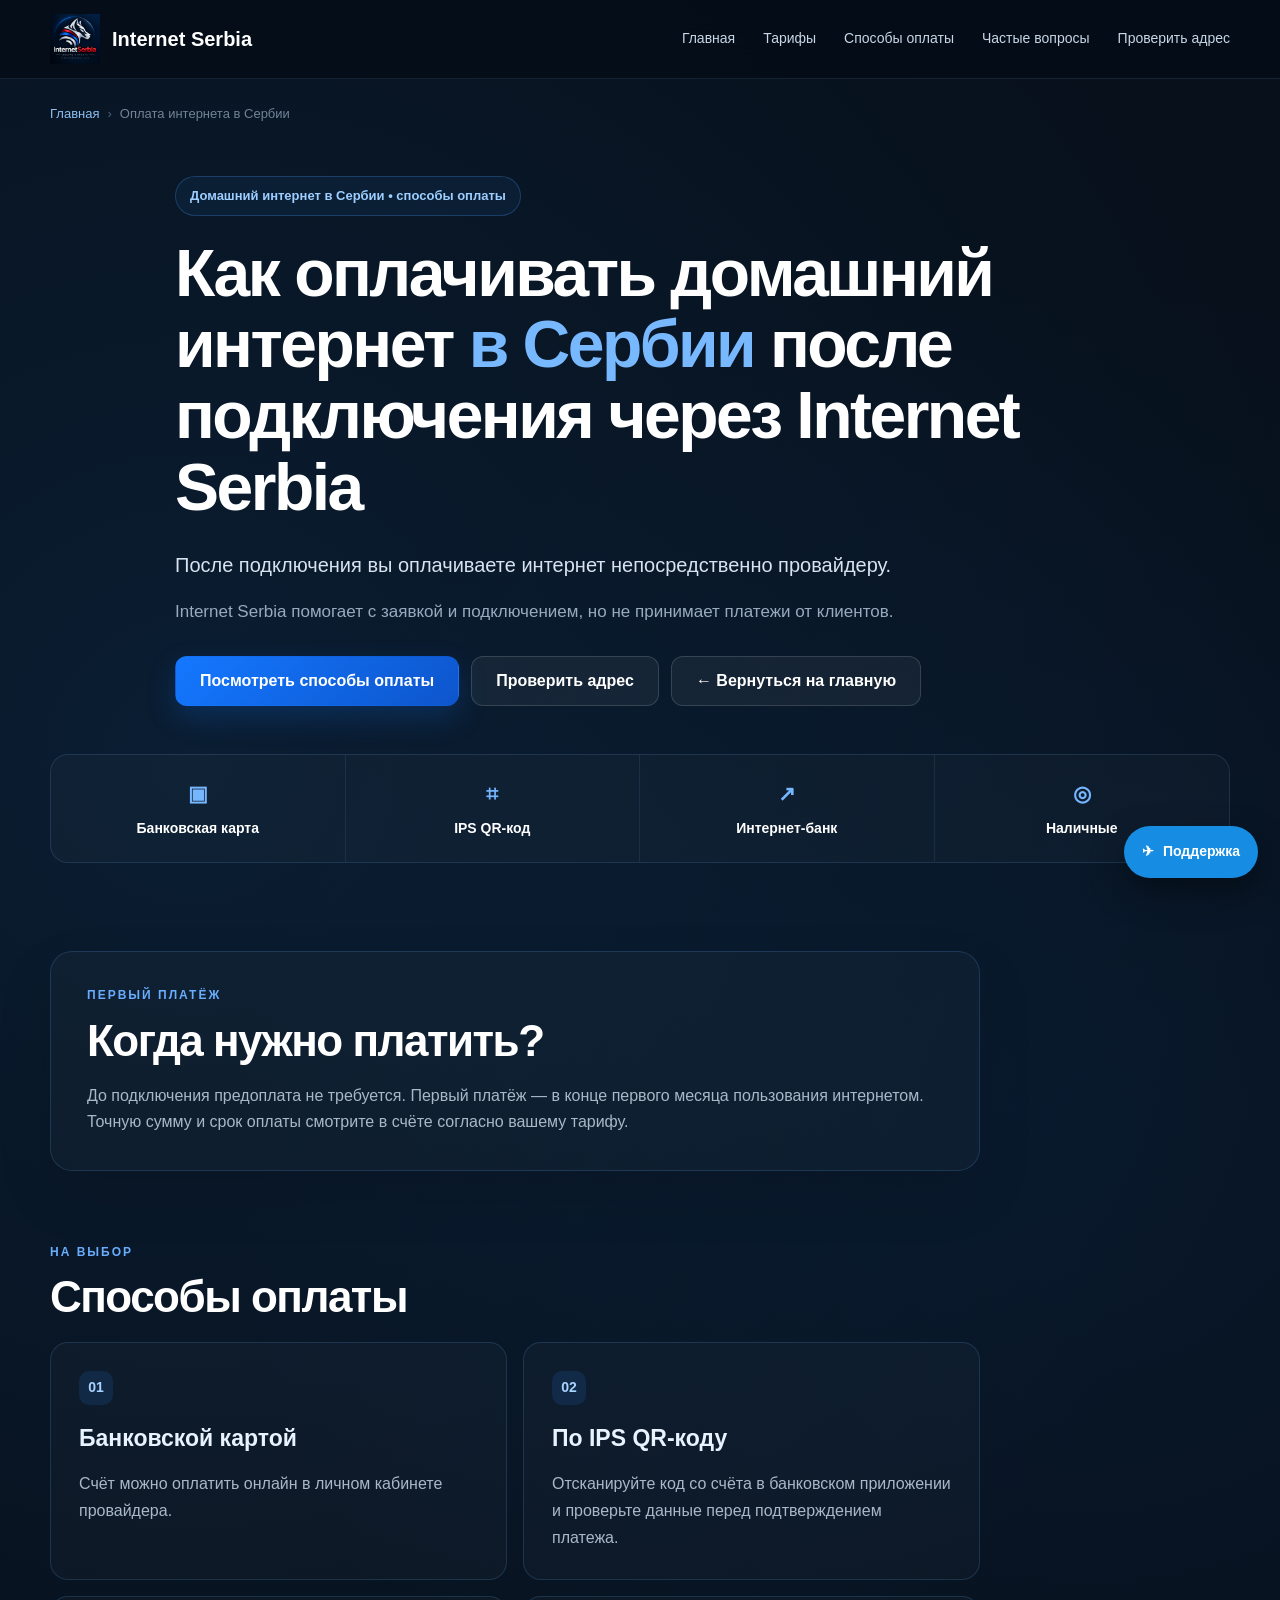
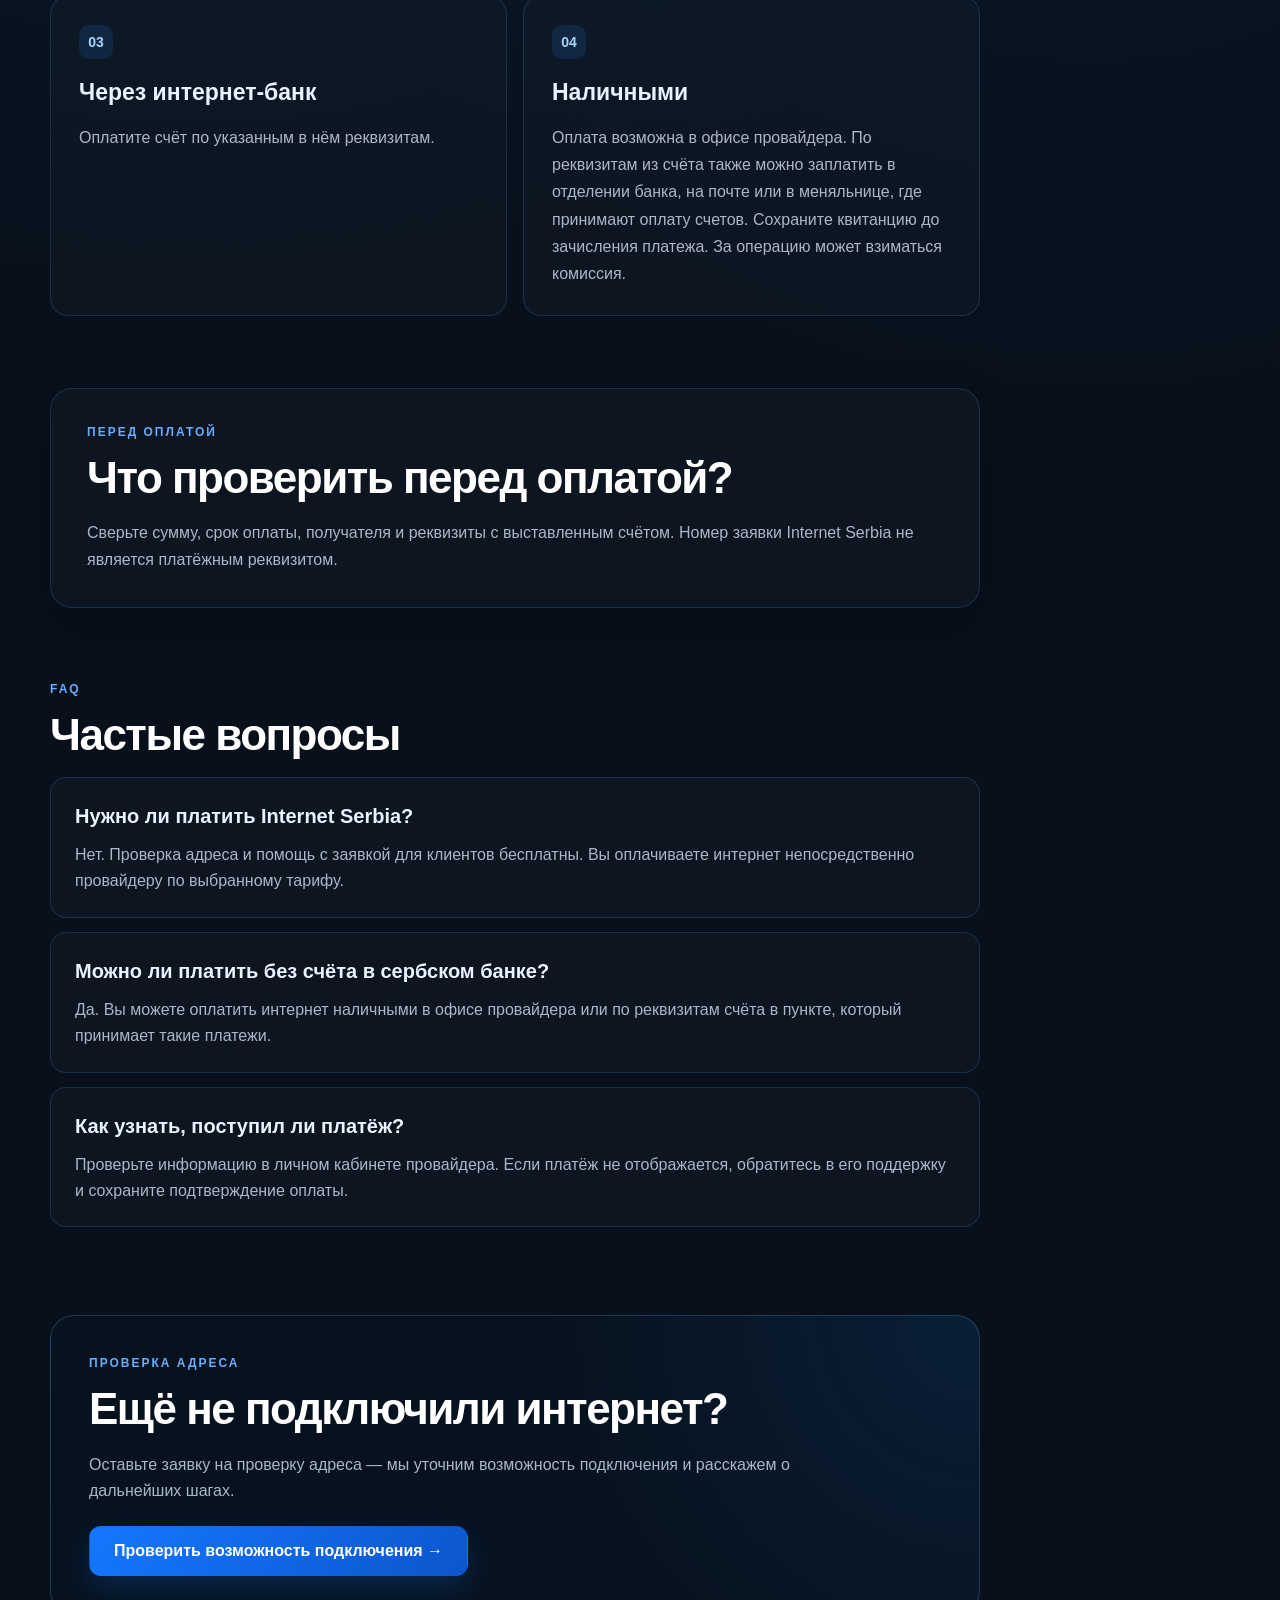
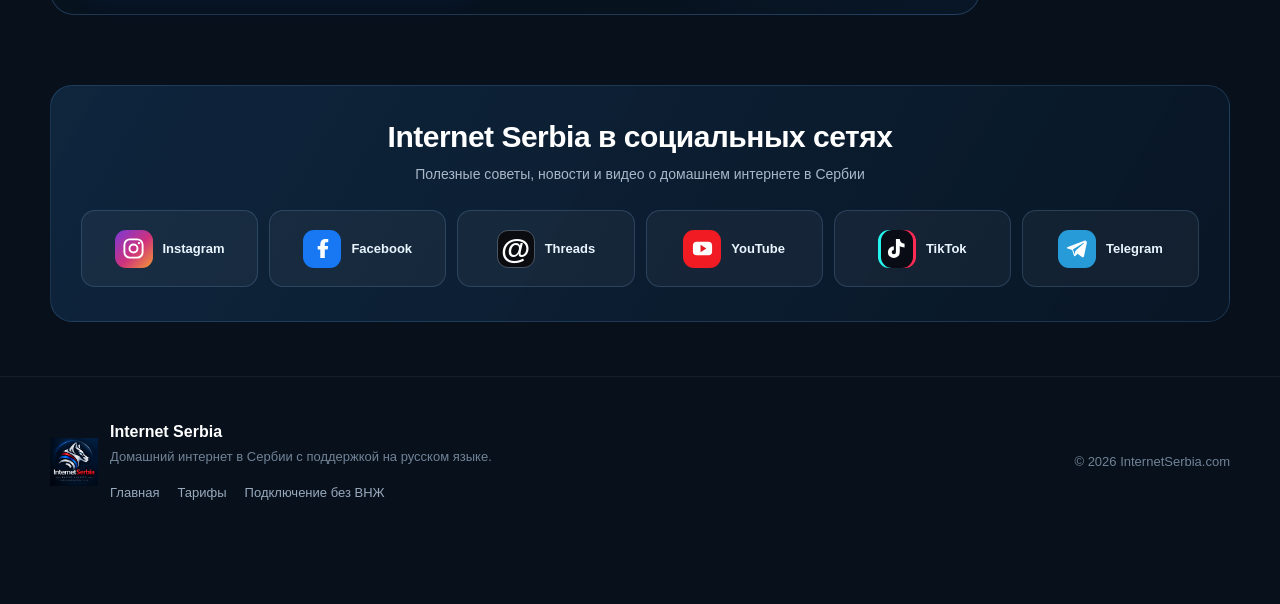
<file: oplata-interneta-v-serbii.html>
<!doctype html>
<html lang="ru">
<head>
  <meta charset="utf-8">
  <meta name="viewport" content="width=device-width, initial-scale=1">  
<link rel="stylesheet" href="socials.css">
<script defer src="socials.js"></script>
  <title>Как оплатить домашний интернет в Сербии | Internet Serbia</title>
  <meta name="description" content="Как оплатить домашний интернет в Сербии: картой, по IPS QR-коду, через интернет-банк или наличными. Когда платить и где проверить зачисление.">
  <meta name="robots" content="index, follow">
  <link rel="canonical" href="https://internetserbia.com/oplata-interneta-v-serbii.html">
  <link rel="icon" href="logo.png">
  <meta name="theme-color" content="#07101b">
  <meta property="og:type" content="article">
  <meta property="og:locale" content="ru_RU">
  <meta property="og:site_name" content="Internet Serbia">
  <meta property="og:title" content="Как оплатить домашний интернет в Сербии">
  <meta property="og:description" content="Карта, IPS QR-код, интернет-банк и наличные: способы оплаты домашнего интернета после подключения.">
  <meta property="og:url" content="https://internetserbia.com/oplata-interneta-v-serbii.html">
  <meta property="og:image" content="https://internetserbia.com/logo.png">
  <meta name="twitter:card" content="summary">

  <script type="application/ld+json">
  {
    "@context": "https://schema.org",
    "@graph": [
      {
        "@type": "WebPage",
        "@id": "https://internetserbia.com/oplata-interneta-v-serbii.html#webpage",
        "url": "https://internetserbia.com/oplata-interneta-v-serbii.html",
        "name": "Как оплатить домашний интернет в Сербии",
        "description": "Способы оплаты домашнего интернета в Сербии после подключения через Internet Serbia.",
        "inLanguage": "ru",
        "isPartOf": {"@id": "https://internetserbia.com/#website"},
        "breadcrumb": {"@id": "https://internetserbia.com/oplata-interneta-v-serbii.html#breadcrumb"}
      },
      {
        "@type": "BreadcrumbList",
        "@id": "https://internetserbia.com/oplata-interneta-v-serbii.html#breadcrumb",
        "itemListElement": [
          {"@type": "ListItem", "position": 1, "name": "Главная", "item": "https://internetserbia.com/"},
          {"@type": "ListItem", "position": 2, "name": "Оплата интернета в Сербии", "item": "https://internetserbia.com/oplata-interneta-v-serbii.html"}
        ]
      }
    ]
  }
  </script>

  <style>
    * {
      box-sizing: border-box;
      margin: 0;
      padding: 0;
    }

    html {
      scroll-behavior: smooth;
    }

    body {
      font-family: Arial, Helvetica, sans-serif;
      background:
        radial-gradient(
          circle at 15% 20%,
          rgba(30, 110, 190, 0.14),
          transparent 35%
        ),
        radial-gradient(
          circle at 85% 30%,
          rgba(20, 90, 170, 0.10),
          transparent 30%
        ),
        #07101b;
      color: #ffffff;
      line-height: 1.65;
      overflow-x: hidden;
    }

    a {
      color: inherit;
      text-decoration: none;
    }

    img {
      max-width: 100%;
      display: block;
    }

    .container {
      width: min(1180px, calc(100% - 40px));
      margin: 0 auto;
    }

    header {
      position: sticky;
      top: 0;
      z-index: 100;
      backdrop-filter: blur(16px);
      background: rgba(5, 13, 23, 0.88);
      border-bottom: 1px solid rgba(135, 190, 255, 0.12);
    }

    .header-inner {
      min-height: 78px;
      display: flex;
      align-items: center;
      justify-content: space-between;
      gap: 30px;
    }

    .logo {
      display: flex;
      align-items: center;
      gap: 12px;
      font-weight: 800;
      font-size: 20px;
      white-space: nowrap;
    }

    .logo img {
      width: 50px;
      height: 50px;
      object-fit: contain;
    }

    nav {
      display: flex;
      align-items: center;
      gap: 28px;
    }

    nav a {
      color: #c8d6e6;
      font-size: 14px;
      transition: 0.2s;
    }

    nav a:hover {
      color: #ffffff;
    }

    .btn {
      min-height: 50px;
      padding: 0 24px;
      border-radius: 12px;
      display: inline-flex;
      align-items: center;
      justify-content: center;
      border: 1px solid transparent;
      font-weight: 700;
      cursor: pointer;
      transition: 0.2s;
      text-align: center;
    }

    .btn:hover {
      transform: translateY(-2px);
    }

    .btn-blue {
      background: linear-gradient(135deg, #1478ff, #0d55cc);
      color: #ffffff;
      box-shadow: 0 12px 30px rgba(20, 120, 255, 0.20);
    }

    .btn-dark {
      background: rgba(255, 255, 255, 0.05);
      color: #ffffff;
      border-color: rgba(255, 255, 255, 0.14);
    }

    .breadcrumb {
      padding: 24px 0 0;
      color: #718397;
      font-size: 13px;
    }

    .breadcrumb a {
      color: #8ebff3;
    }

    .breadcrumb span {
      margin: 0 8px;
      color: #50657a;
    }

    .hero {
      padding: 52px 0 48px;
    }

    .hero-inner {
      max-width: 930px;
    }

    .eyebrow {
      display: inline-flex;
      align-items: center;
      padding: 8px 14px;
      border: 1px solid rgba(80, 165, 255, 0.24);
      background: rgba(45, 125, 220, 0.08);
      border-radius: 999px;
      color: #9dceff;
      font-size: 13px;
      font-weight: 700;
      margin-bottom: 22px;
    }

    h1 {
      font-size: clamp(42px, 6vw, 72px);
      line-height: 1.02;
      letter-spacing: -3px;
      margin-bottom: 26px;
    }

    .hero-highlight {
      color: #78b8ff;
    }

    .hero-lead {
      max-width: 820px;
      color: #d8e3ef;
      font-size: 20px;
      margin-bottom: 16px;
    }

    .hero-sub {
      max-width: 820px;
      color: #99aabe;
      font-size: 17px;
      margin-bottom: 30px;
    }

    .hero-actions {
      display: flex;
      flex-wrap: wrap;
      gap: 12px;
    }

    .quick-strip {
      padding: 0 0 52px;
    }

    .quick-grid {
      display: grid;
      grid-template-columns: repeat(4, 1fr);
      border: 1px solid rgba(134, 190, 255, 0.14);
      border-radius: 18px;
      overflow: hidden;
      background: rgba(255, 255, 255, 0.025);
    }

    .quick-item {
      padding: 22px;
      text-align: center;
      border-right: 1px solid rgba(134, 190, 255, 0.10);
    }

    .quick-item:last-child {
      border-right: none;
    }

    .quick-item strong {
      display: block;
      font-size: 14px;
    }

    .quick-icon {
      color: #76b6ff;
      font-size: 21px;
      font-weight: 900;
      margin-bottom: 5px;
    }

    main section.content-section {
      padding: 36px 0;
    }

    .content-card {
      max-width: 930px;
      padding: 34px 36px;
      border: 1px solid rgba(95, 170, 245, 0.18);
      border-radius: 22px;
      background: rgba(255, 255, 255, 0.025);
      box-shadow: 0 24px 55px rgba(0, 0, 0, 0.12);
    }

    .section-label {
      color: #69adff;
      text-transform: uppercase;
      letter-spacing: 2px;
      font-size: 12px;
      font-weight: 800;
      margin-bottom: 10px;
    }

    h2 {
      font-size: clamp(30px, 4vw, 44px);
      line-height: 1.12;
      letter-spacing: -1.5px;
      margin-bottom: 18px;
    }

    h3 {
      font-size: 20px;
      margin-bottom: 8px;
      color: #e8f3ff;
    }

    p {
      color: #a9b8c8;
    }

    .faq-wrap {
      max-width: 930px;
    }

    .faq-item {
      border: 1px solid rgba(95, 170, 245, 0.18);
      border-radius: 16px;
      background: rgba(255, 255, 255, 0.025);
      padding: 22px 24px;
      margin-bottom: 14px;
    }

    .faq-item h3 {
      margin-bottom: 9px;
    }

    .final-cta {
      margin: 38px 0 70px;
      padding: 38px;
      max-width: 930px;
      border-radius: 24px;
      border: 1px solid rgba(113, 181, 248, 0.23);
      background:
        radial-gradient(
          circle at 100% 0%,
          rgba(26, 108, 204, 0.14),
          transparent 44%
        ),
        rgba(8, 19, 32, 0.93);
    }

    .final-cta p {
      max-width: 720px;
      margin-bottom: 22px;
    }

    footer {
      padding: 42px 0 100px;
      border-top: 1px solid rgba(255, 255, 255, 0.06);
    }

    .footer-inner {
      display: flex;
      justify-content: space-between;
      align-items: center;
      gap: 30px;
    }

    .footer-brand {
      display: flex;
      align-items: center;
      gap: 12px;
    }

    .footer-brand img {
      width: 48px;
      height: 48px;
      object-fit: contain;
    }

    .footer-brand strong {
      display: block;
    }

    .footer-brand p,
    .copyright {
      color: #718397;
      font-size: 13px;
    }

    .footer-links {
      display: flex;
      gap: 18px;
      flex-wrap: wrap;
      margin-top: 15px;
      font-size: 13px;
      color: #99aabe;
    }

    .footer-links a:hover {
      color: #ffffff;
    }

    .support-float {
      position: fixed;
      right: 22px;
      bottom: 22px;
      z-index: 200;
      min-height: 52px;
      padding: 0 18px;
      border-radius: 999px;
      display: flex;
      align-items: center;
      gap: 9px;
      background: #168de2;
      color: #ffffff;
      font-weight: 800;
      font-size: 14px;
      box-shadow: 0 14px 35px rgba(0, 0, 0, 0.38);
      transition: 0.2s;
    }

    .support-float:hover {
      transform: translateY(-3px);
    }

    .hero-pay h1 {
      font-size: clamp(38px, 5.5vw, 66px);
      line-height: 1.08;
      letter-spacing: -2.5px;
    }

    .pay-grid {
      display: grid;
      grid-template-columns: repeat(2, minmax(0, 1fr));
      gap: 16px;
      max-width: 930px;
    }

    .pay-card {
      padding: 28px;
      border: 1px solid rgba(95, 170, 245, 0.18);
      border-radius: 18px;
      background: rgba(255, 255, 255, 0.025);
    }

    .pay-card h3 {
      font-size: 23px;
      margin-bottom: 12px;
    }

    .pay-card p {
      line-height: 1.7;
    }

    .pay-number {
      display: inline-flex;
      width: 34px;
      height: 34px;
      justify-content: center;
      align-items: center;
      margin-bottom: 15px;
      border-radius: 10px;
      color: #a8d3ff;
      background: rgba(36, 111, 201, 0.17);
      font-size: 14px;
      font-weight: 800;
    }

    .section-intro {
      max-width: 930px;
      margin-bottom: 20px;
    }

    :focus-visible {
      outline: 2px solid #8cc8ff;
      outline-offset: 3px;
    }

    @media (max-width: 950px) {
      nav {
        display: none;
      }

      .quick-grid {
        grid-template-columns: repeat(2, 1fr);
      }

      .quick-item:nth-child(2) {
        border-right: none;
      }

      .quick-item:nth-child(-n+2) {
        border-bottom: 1px solid rgba(134, 190, 255, 0.10);
      }
    }

    @media (max-width: 650px) {
      .container {
        width: min(100% - 24px, 1180px);
      }

      .header-inner {
        min-height: 68px;
      }

      .logo {
        font-size: 17px;
      }

      .logo img {
        width: 42px;
        height: 42px;
      }

      .hero {
        padding: 42px 0 38px;
      }

      .hero-pay h1 {
        font-size: 38px;
        letter-spacing: -1.6px;
      }

      .hero-lead {
        font-size: 18px;
      }

      .hero-actions {
        flex-direction: column;
      }

      .hero-actions .btn {
        width: 100%;
      }

      .quick-grid {
        grid-template-columns: 1fr 1fr;
      }

      .quick-item {
        padding: 18px 10px;
      }

      main section.content-section {
        padding: 22px 0;
      }

      .content-card {
        padding: 26px 20px;
      }

      .final-cta {
        padding: 28px 20px;
      }

      .footer-inner {
        flex-direction: column;
        align-items: flex-start;
      }

      .support-float {
        right: 14px;
        bottom: 14px;
        min-height: 48px;
        padding: 0 15px;
        font-size: 13px;
      }

      .pay-grid {
        grid-template-columns: 1fr;
      }

      .pay-card {
        padding: 24px 20px;
      }
    }
  </style>
</head>

<body>
  <header>
    <div class="container header-inner">
      <a class="logo" href="index.html" aria-label="Internet Serbia — главная">
        <img src="logo.png" alt="" width="50" height="50">
        <span>Internet Serbia</span>
      </a>

      <nav aria-label="Основная навигация">
        <a href="index.html">Главная</a>
        <a href="tariffs.html">Тарифы</a>
        <a href="#methods">Способы оплаты</a>
        <a href="#faq">Частые вопросы</a>
        <a href="index.html#check">Проверить адрес</a>
      </nav>
    </div>
  </header>

  <main>
    <div class="container breadcrumb" aria-label="Хлебные крошки">
      <a href="index.html">Главная</a><span aria-hidden="true">›</span>Оплата интернета в Сербии
    </div>

    <section class="hero hero-pay" aria-labelledby="page-title">
      <div class="container hero-inner">
        <div class="eyebrow">Домашний интернет в Сербии • способы оплаты</div>
        <h1 id="page-title">Как оплачивать домашний интернет <span class="hero-highlight">в Сербии</span> после подключения через Internet Serbia</h1>
        <p class="hero-lead">После подключения вы оплачиваете интернет непосредственно провайдеру.</p>
        <p class="hero-sub">Internet Serbia помогает с заявкой и подключением, но не принимает платежи от клиентов.</p>

        <div class="hero-actions">
          <a class="btn btn-blue" href="#methods">Посмотреть способы оплаты</a>
          <a class="btn btn-dark" href="index.html#check">Проверить адрес</a>
          <a class="btn btn-dark" href="index.html">← Вернуться на главную</a>
        </div>
      </div>
    </section>

    <section class="quick-strip" aria-label="Способы оплаты кратко">
      <div class="container quick-grid">
        <div class="quick-item">
          <div class="quick-icon" aria-hidden="true">▣</div>
          <strong>Банковская карта</strong>
        </div>
        <div class="quick-item">
          <div class="quick-icon" aria-hidden="true">⌗</div>
          <strong>IPS QR-код</strong>
        </div>
        <div class="quick-item">
          <div class="quick-icon" aria-hidden="true">↗</div>
          <strong>Интернет-банк</strong>
        </div>
        <div class="quick-item">
          <div class="quick-icon" aria-hidden="true">◎</div>
          <strong>Наличные</strong>
        </div>
      </div>
    </section>

    <section class="content-section" id="when" aria-labelledby="when-title">
      <div class="container">
        <article class="content-card">
          <div class="section-label">Первый платёж</div>
          <h2 id="when-title">Когда нужно платить?</h2>
          <p>До подключения предоплата не требуется. Первый платёж — в конце первого месяца пользования интернетом. Точную сумму и срок оплаты смотрите в счёте согласно вашему тарифу.</p>
        </article>
      </div>
    </section>

    <section class="content-section" id="methods" aria-labelledby="methods-title">
      <div class="container">
        <div class="section-intro">
          <div class="section-label">На выбор</div>
          <h2 id="methods-title">Способы оплаты</h2>
        </div>

        <div class="pay-grid">
          <article class="pay-card">
            <span class="pay-number" aria-hidden="true">01</span>
            <h3>Банковской картой</h3>
            <p>Счёт можно оплатить онлайн в личном кабинете провайдера.</p>
          </article>

          <article class="pay-card">
            <span class="pay-number" aria-hidden="true">02</span>
            <h3>По IPS QR-коду</h3>
            <p>Отсканируйте код со счёта в банковском приложении и проверьте данные перед подтверждением платежа.</p>
          </article>

          <article class="pay-card">
            <span class="pay-number" aria-hidden="true">03</span>
            <h3>Через интернет-банк</h3>
            <p>Оплатите счёт по указанным в нём реквизитам.</p>
          </article>

          <article class="pay-card">
            <span class="pay-number" aria-hidden="true">04</span>
            <h3>Наличными</h3>
            <p>Оплата возможна в офисе провайдера. По реквизитам из счёта также можно заплатить в отделении банка, на почте или в меняльнице, где принимают оплату счетов. Сохраните квитанцию до зачисления платежа. За операцию может взиматься комиссия.</p>
          </article>
        </div>
      </div>
    </section>

    <section class="content-section" aria-labelledby="check-title">
      <div class="container">
        <article class="content-card">
          <div class="section-label">Перед оплатой</div>
          <h2 id="check-title">Что проверить перед оплатой?</h2>
          <p>Сверьте сумму, срок оплаты, получателя и реквизиты с выставленным счётом. Номер заявки Internet Serbia не является платёжным реквизитом.</p>
        </article>
      </div>
    </section>

    <section class="content-section" id="faq" aria-labelledby="faq-title">
      <div class="container">
        <div class="section-label">FAQ</div>
        <h2 id="faq-title">Частые вопросы</h2>

        <div class="faq-wrap">
          <article class="faq-item">
            <h3>Нужно ли платить Internet Serbia?</h3>
            <p>Нет. Проверка адреса и помощь с заявкой для клиентов бесплатны. Вы оплачиваете интернет непосредственно провайдеру по выбранному тарифу.</p>
          </article>

          <article class="faq-item">
            <h3>Можно ли платить без счёта в сербском банке?</h3>
            <p>Да. Вы можете оплатить интернет наличными в офисе провайдера или по реквизитам счёта в пункте, который принимает такие платежи.</p>
          </article>

          <article class="faq-item">
            <h3>Как узнать, поступил ли платёж?</h3>
            <p>Проверьте информацию в личном кабинете провайдера. Если платёж не отображается, обратитесь в его поддержку и сохраните подтверждение оплаты.</p>
          </article>
        </div>
      </div>
    </section>

    <section aria-label="Оставить заявку">
      <div class="container">
        <div class="final-cta">
          <div class="section-label">Проверка адреса</div>
          <h2>Ещё не подключили интернет?</h2>
          <p>Оставьте заявку на проверку адреса — мы уточним возможность подключения и расскажем о дальнейших шагах.</p>
          <a class="btn btn-blue" href="index.html#check">Проверить возможность подключения →</a>
        </div>
      </div>
    </section>
  </main>

  <footer>
    <div class="container footer-inner">
      <div class="footer-brand">
        <img src="logo.png" alt="Internet Serbia" width="48" height="48">
        <div>
          <strong>Internet Serbia</strong>
          <p>Домашний интернет в Сербии с поддержкой на русском языке.</p>

          <div class="footer-links">
            <a href="index.html">Главная</a>
            <a href="tariffs.html">Тарифы</a>
            <a href="internet-v-serbii-bez-vnzh.html">Подключение без ВНЖ</a>
          </div>
        </div>
      </div>

      <div class="copyright">© 2026 InternetSerbia.com</div>
    </div>
  </footer>

  <a class="support-float"
     href="https://t.me/internet_serbia"
     target="_blank"
     rel="noopener noreferrer"
     aria-label="Чат с поддержкой в Telegram">
    <span aria-hidden="true">✈</span>
    <span>Поддержка</span>
  </a>
</body>
</html>
</file>
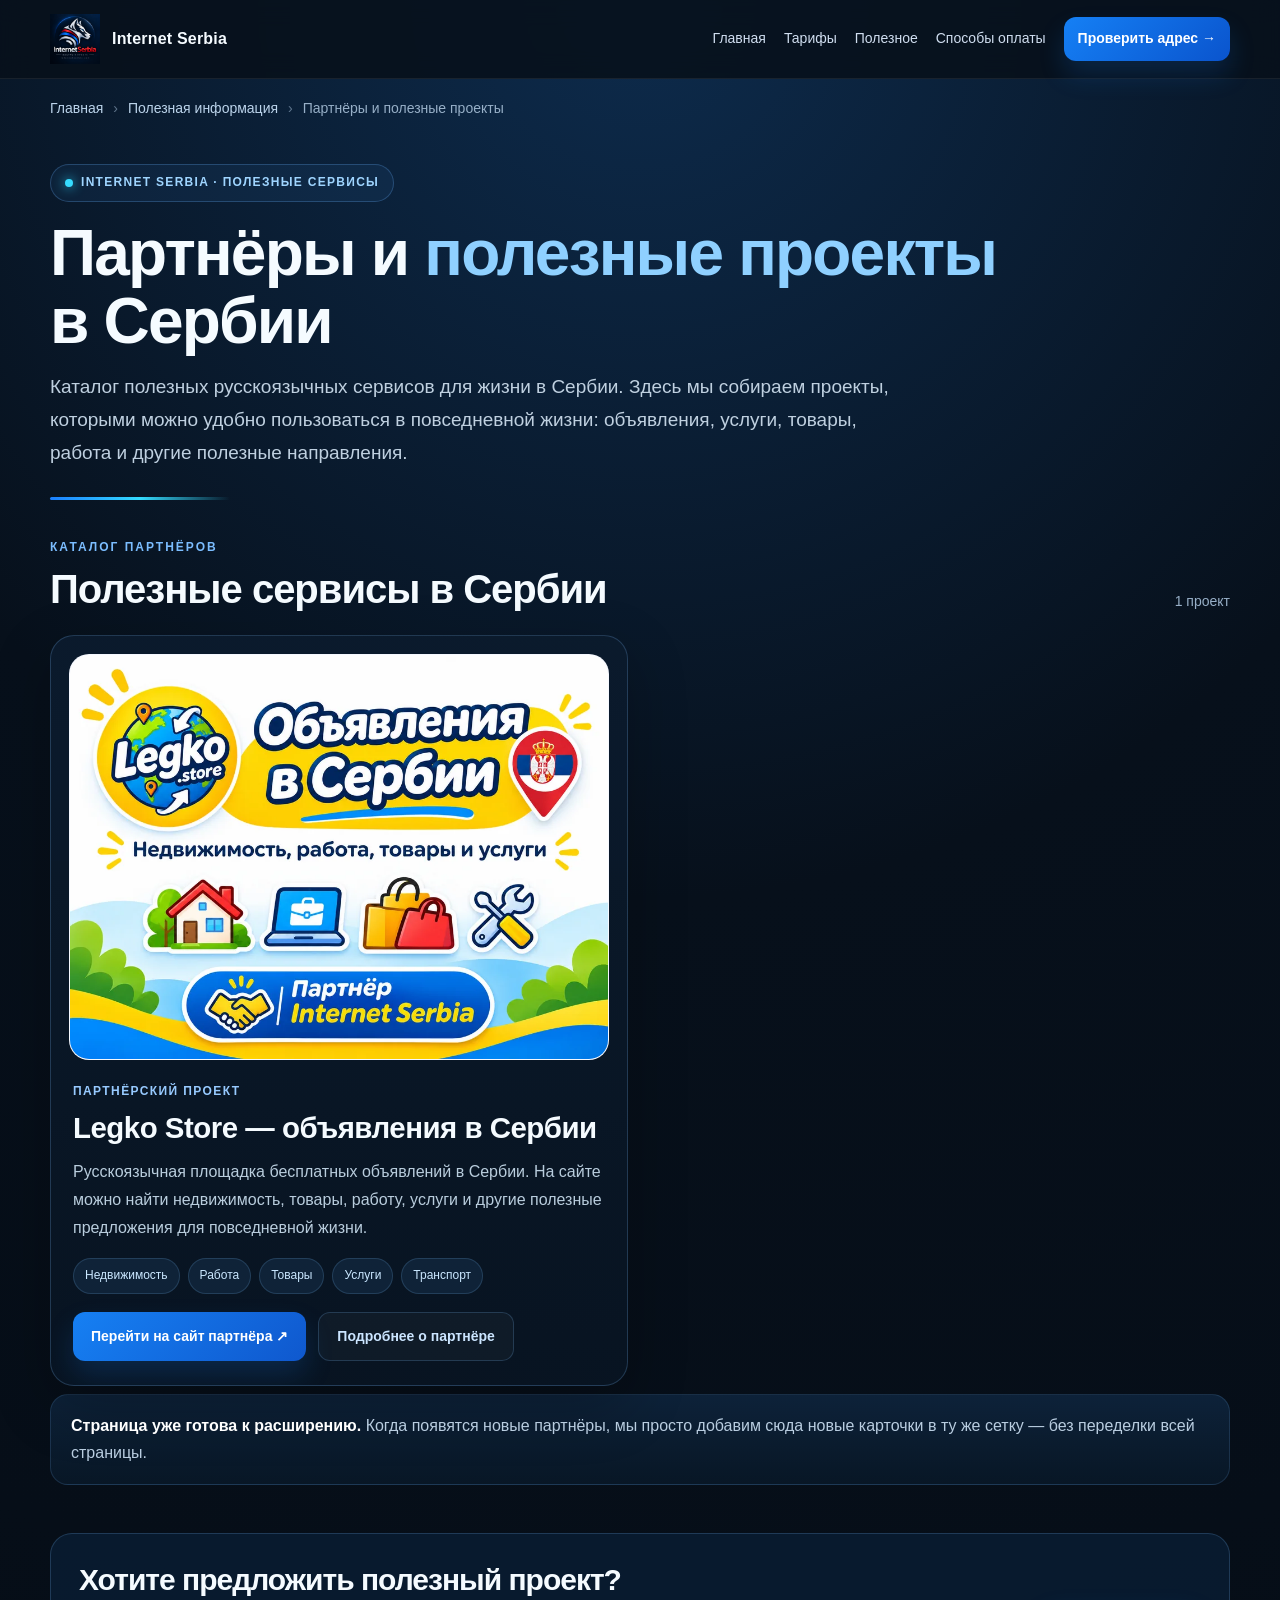
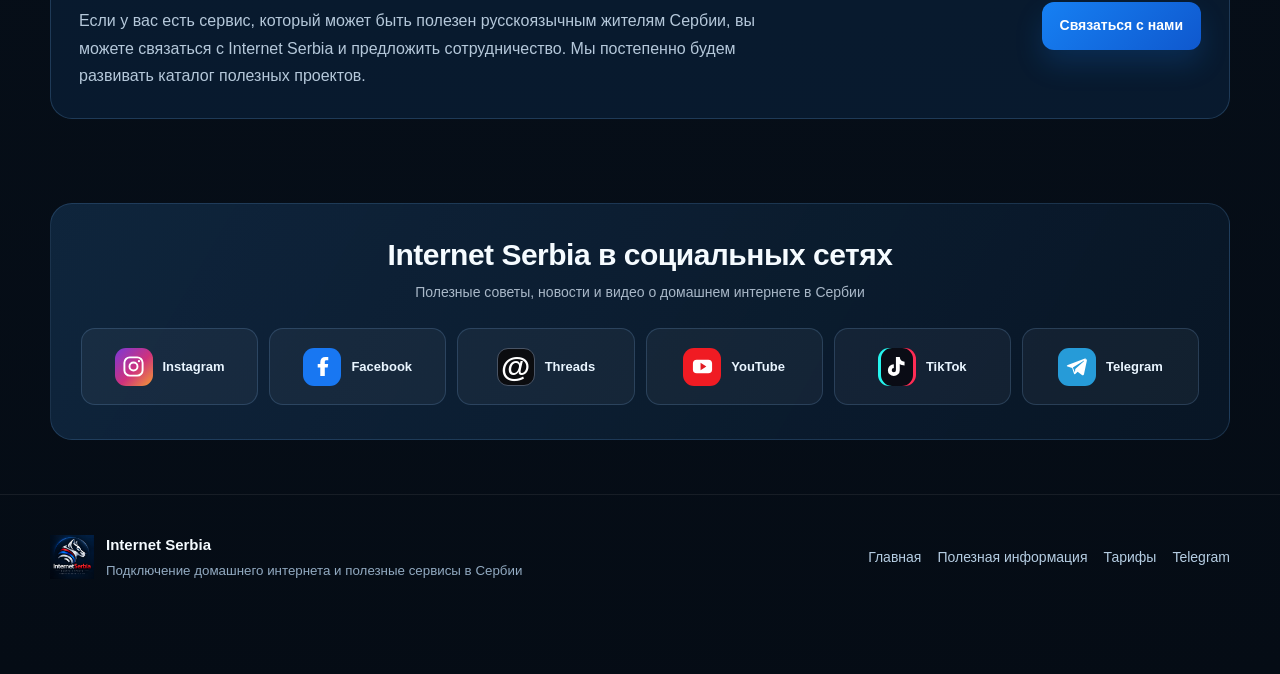
<file: partners.html>
<!doctype html>
<html lang="ru">
<head>
  <meta charset="utf-8">
  <meta name="viewport" content="width=device-width, initial-scale=1">
  <meta name="theme-color" content="#07101b">
  <meta name="robots" content="index, follow, max-image-preview:large, max-snippet:-1">
  <title>Полезные сервисы в Сербии — партнёры и проекты | Internet Serbia</title>
  <meta name="description" content="Партнёры и полезные русскоязычные сервисы для жизни в Сербии. Legko Store — объявления, недвижимость, работа, товары и услуги.">
  <link rel="canonical" href="https://internetserbia.com/partners.html">
  <link rel="icon" href="logo.png" type="image/png">
  <link rel="stylesheet" href="socials.css">
  <script defer src="socials.js"></script>
  <meta property="og:type" content="website">
  <meta property="og:locale" content="ru_RU">
  <meta property="og:site_name" content="Internet Serbia">
  <meta property="og:title" content="Партнёры и полезные проекты в Сербии | Internet Serbia">
  <meta property="og:description" content="Каталог полезных сервисов для жизни в Сербии. Первый партнёр: Legko Store — русскоязычная доска объявлений.">
  <meta property="og:url" content="https://internetserbia.com/partners.html">
  <meta property="og:image" content="https://internetserbia.com/logo.png">
  <meta name="twitter:card" content="summary">
  <script type="application/ld+json">
  {
    "@context":"https://schema.org",
    "@type":"CollectionPage",
    "@id":"https://internetserbia.com/partners.html#page",
    "url":"https://internetserbia.com/partners.html",
    "name":"Партнёры и полезные проекты в Сербии",
    "description":"Каталог полезных русскоязычных сервисов для жизни в Сербии от Internet Serbia.",
    "inLanguage":"ru",
    "isPartOf":{"@type":"WebSite","name":"Internet Serbia","url":"https://internetserbia.com/"},
    "mainEntity":{
      "@type":"ItemList",
      "numberOfItems":1,
      "itemListElement":[{"@type":"ListItem","position":1,"name":"Legko Store — объявления в Сербии","url":"https://legkostore.rs/"}]
    },
    "breadcrumb":{"@type":"BreadcrumbList","itemListElement":[
      {"@type":"ListItem","position":1,"name":"Главная","item":"https://internetserbia.com/"},
      {"@type":"ListItem","position":2,"name":"Полезная информация","item":"https://internetserbia.com/articles.html"},
      {"@type":"ListItem","position":3,"name":"Партнёры и полезные проекты","item":"https://internetserbia.com/partners.html"}
    ]}
  }
  </script>
  <style>
    :root {
      color-scheme: dark;
      --bg:#07101b;--panel:#0b1b2d;--panel2:#0d243b;--ink:#f5fbff;--muted:#b6c8da;--line:rgba(122,188,250,.20);
      --blue:#6fbaff;--blue2:#19d3ff;--accent:#167ef3;--glow:rgba(22,126,243,.23);
      --radius:24px;
    }
    * {box-sizing:border-box}
    html {scroll-behavior:smooth}
    body {margin:0;overflow-x:hidden;background:radial-gradient(circle at top,#0d2b4c 0%, #07101b 38%, #050c15 100%);color:var(--ink);font:16px/1.65 Inter,Segoe UI,Arial,sans-serif}
    a {color:inherit;text-decoration:none}
    img {max-width:100%;display:block}
    .container {width:min(1180px,calc(100% - 32px));margin:0 auto}
    .skip-link {position:absolute;left:-9999px}
    .skip-link:focus{left:16px;top:16px;background:#fff;color:#111;padding:10px 14px;border-radius:10px;z-index:9999}

    .site-header {position:sticky;top:0;z-index:30;background:rgba(7,16,27,.88);backdrop-filter: blur(12px);border-bottom:1px solid #ffffff12}
    .header-inner {display:flex;align-items:center;justify-content:space-between;gap:20px;padding:14px 0}
    .logo {display:flex;align-items:center;gap:12px;font-weight:800;letter-spacing:.2px}
    .logo img{width:50px;height:50px}
    .header-nav {display:flex;align-items:center;gap:18px;flex-wrap:wrap}
    .header-nav a{color:#d0def0;font-size:14px}
    .header-nav a:hover{color:#fff}
    .header-action {padding:10px 14px;border-radius:12px;background:linear-gradient(135deg,#1580f5,#0a54cd);color:#fff !important;font-weight:800;box-shadow:0 14px 26px rgba(22,126,243,.18)}
    .mobile-menu{display:none}

    .breadcrumb {display:flex;align-items:center;gap:10px;padding:18px 0 0;color:#97afc7;font-size:14px;flex-wrap:wrap}
    .breadcrumb a{color:#bcd4eb}
    .breadcrumb .sep{opacity:.6}

    .hero {padding:44px 0 28px}
    .eyebrow {display:inline-flex;align-items:center;gap:8px;margin:0 0 18px;padding:8px 14px;border-radius:999px;border:1px solid rgba(105,181,255,.25);background:rgba(48,111,173,.12);color:#9fd5ff;font-size:12px;font-weight:800;letter-spacing:1.3px;text-transform:uppercase}
    .eyebrow::before{content:"";width:8px;height:8px;border-radius:50%;background:#36dcff;box-shadow:0 0 12px #27d8ff}
    h1 {margin:0 0 14px;font-size:clamp(36px,5.6vw,64px);line-height:1.06;letter-spacing:-1.8px;max-width:960px}
    h1 span{color:#8fd0ff}
    .lead {max-width:840px;margin:0;color:#bfd0e0;font-size:19px;line-height:1.75}
    .hero-accent {width:180px;height:3px;border-radius:999px;margin-top:28px;background:linear-gradient(90deg,#1b7fff,#34dbff,transparent)}

    .section {padding:10px 0 30px}
    .section-top {display:flex;align-items:end;justify-content:space-between;gap:16px;margin:0 0 22px}
    .section-label {font-size:12px;letter-spacing:2px;text-transform:uppercase;color:#7bbdff;font-weight:800}
    h2 {margin:8px 0 0;font-size:clamp(27px,3.3vw,40px);line-height:1.18;letter-spacing:-1px}
    .count {color:#97afc7;font-size:14px;white-space:nowrap}

    .partners-grid {display:grid;grid-template-columns:repeat(2,minmax(0,1fr));gap:24px}
    .partner-card {overflow:hidden;border-radius:var(--radius);border:1px solid rgba(122,188,250,.22);background:linear-gradient(180deg,rgba(11,27,45,.96),rgba(8,20,34,.98));box-shadow:0 20px 60px rgba(0,0,0,.24);display:flex;flex-direction:column;min-height:100%}
    .partner-banner-wrap {padding:18px 18px 0}
    .partner-image-link {display:block;border-radius:20px;overflow:hidden;background:#f4f8ff;border:1px solid rgba(255,255,255,.06)}
    .partner-image-link img {width:100%;height:auto;aspect-ratio:4/3;object-fit:cover;transition:transform .35s}
    .partner-image-link:hover img{transform:scale(1.02)}
    .partner-body {padding:22px 22px 24px;display:flex;flex-direction:column;flex:1}
    .partner-kicker {color:#97caff;letter-spacing:1.4px;text-transform:uppercase;font-size:12px;font-weight:800}
    h3 {margin:8px 0 12px;font-size:clamp(22px,2.3vw,30px);line-height:1.25;letter-spacing:-.5px}
    .partner-copy {color:#b9cddd;line-height:1.75;margin:0 0 16px}
    .categories {display:flex;flex-wrap:wrap;gap:8px;margin:0 0 18px;padding:0;list-style:none}
    .categories li {font-size:12px;color:#cae7ff;background:rgba(64,136,208,.12);padding:7px 11px;border-radius:999px;border:1px solid rgba(122,187,244,.18)}
    .partner-actions {display:flex;gap:12px;flex-wrap:wrap;margin-top:auto}
    .btn {display:inline-flex;align-items:center;justify-content:center;gap:10px;min-height:48px;padding:12px 18px;border-radius:12px;font-size:14px;font-weight:800;text-align:center;transition:transform .2s ease, box-shadow .2s ease}
    .btn:hover{transform:translateY(-2px)}
    .btn-primary {background:linear-gradient(135deg,#1680f3,#0f58ce);color:#fff;box-shadow:0 14px 28px rgba(22,126,243,.18)}
    .btn-secondary {background:rgba(255,255,255,.03);color:#cbe5ff;border:1px solid var(--line)}

    .tip-box {margin:8px 0 0;padding:18px 20px;border-radius:18px;border:1px solid rgba(122,188,250,.15);background:linear-gradient(180deg,rgba(16,41,68,.75),rgba(9,25,42,.78));color:#b9cde0}
    .tip-box strong{color:#fff}

    .context {padding:18px 0 76px}
    .context-inner {display:flex;align-items:center;justify-content:space-between;gap:24px;padding:28px;border-radius:22px;background:rgba(10,30,53,.78);border:1px solid var(--line)}
    .context h2{margin:0 0 10px;font-size:clamp(22px,2.6vw,30px)}
    .context p{margin:0;max-width:730px;color:#b5c8da;line-height:1.72}

    .site-footer {padding:38px 0 92px;border-top:1px solid #ffffff12}
    .footer-inner {display:flex;align-items:center;justify-content:space-between;gap:20px;flex-wrap:wrap}
    .footer-brand {display:flex;align-items:center;gap:12px}
    .footer-brand img{width:44px;height:44px}
    .footer-brand strong{display:block;font-size:15px}
    .footer-brand small{display:block;color:#92aac1;margin-top:2px}
    .footer-links {display:flex;gap:16px;flex-wrap:wrap;color:#b5cde2;font-size:14px}

    @media (max-width: 960px) {
      .header-nav{display:none}
      .mobile-menu{display:block;position:relative}
      .mobile-menu summary{list-style:none;width:44px;height:44px;border-radius:12px;cursor:pointer;border:1px solid var(--line);background:rgba(255,255,255,.04);display:grid;place-items:center}
      .mobile-menu summary::-webkit-details-marker{display:none}
      .mobile-menu summary::before{content:"☰";font-size:22px;color:#fff;line-height:1}
      .mobile-menu nav{position:absolute;right:0;top:54px;min-width:250px;border-radius:16px;padding:10px;background:#0b1c2f;border:1px solid var(--line);box-shadow:0 18px 45px rgba(0,0,0,.35)}
      .mobile-menu nav a{display:block;padding:11px 12px;color:#d7e8f6;border-radius:10px}
      .mobile-menu nav a:hover{background:rgba(255,255,255,.04)}
      .partners-grid{grid-template-columns:1fr}
      .context-inner{flex-direction:column;align-items:flex-start}
    }

    @media (max-width: 640px) {
      .container{width:min(100% - 24px,1180px)}
      .hero{padding:34px 0 18px}
      .lead{font-size:17px;line-height:1.68}
      .partner-banner-wrap{padding:14px 14px 0}
      .partner-body{padding:18px 16px 18px}
      .section{padding-bottom:18px}
      .btn{width:100%}
      .footer-inner{align-items:flex-start;flex-direction:column}
    }
  </style>
</head>
<body>
  <a class="skip-link" href="#main">Перейти к содержанию</a>
  <header class="site-header">
    <div class="container header-inner">
      <a class="logo" href="index.html" aria-label="Internet Serbia — главная">
        <img src="logo.png" width="50" height="50" alt="">
        <span>Internet Serbia</span>
      </a>
      <nav class="header-nav" aria-label="Основная навигация">
        <a href="index.html">Главная</a>
        <a href="tariffs.html">Тарифы</a>
        <a href="articles.html" aria-current="page">Полезное</a>
        <a href="oplata-interneta-v-serbii.html">Способы оплаты</a>
        <a class="header-action" href="index.html#check">Проверить адрес →</a>
      </nav>
      <details class="mobile-menu">
        <summary aria-label="Открыть меню"></summary>
        <nav aria-label="Мобильная навигация">
          <a href="index.html">Главная</a>
          <a href="tariffs.html">Тарифы</a>
          <a href="articles.html">Полезная информация</a>
          <a href="oplata-interneta-v-serbii.html">Способы оплаты</a>
          <a href="index.html#check">Проверить адрес →</a>
        </nav>
      </details>
    </div>
  </header>

  <main id="main">
    <nav class="container breadcrumb" aria-label="Навигационная цепочка">
      <a href="index.html">Главная</a><span class="sep">›</span>
      <a href="articles.html">Полезная информация</a><span class="sep">›</span>
      <span aria-current="page">Партнёры и полезные проекты</span>
    </nav>

    <section class="container hero" aria-labelledby="page-title">
      <div class="eyebrow">Internet Serbia · полезные сервисы</div>
      <h1 id="page-title">Партнёры и <span>полезные проекты</span> в Сербии</h1>
      <p class="lead">Каталог полезных русскоязычных сервисов для жизни в Сербии. Здесь мы собираем проекты, которыми можно удобно пользоваться в повседневной жизни: объявления, услуги, товары, работа и другие полезные направления.</p>
      <div class="hero-accent" aria-hidden="true"></div>
    </section>

    <section class="container section" aria-labelledby="partners-title">
      <div class="section-top">
        <div>
          <div class="section-label">Каталог партнёров</div>
          <h2 id="partners-title">Полезные сервисы в Сербии</h2>
        </div>
        <div class="count">1 проект</div>
      </div>

      <div class="partners-grid">
        <article class="partner-card" aria-labelledby="legko-title">
          <div class="partner-banner-wrap">
            <a class="partner-image-link" href="https://legkostore.rs/" target="_blank" rel="noopener noreferrer" aria-label="Открыть Legko Store — объявления в Сербии (новая вкладка)">
              <img src="[data-uri]" alt="Legko Store — объявления в Сербии: недвижимость, работа, товары и услуги">
            </a>
          </div>
          <div class="partner-body">
            <div class="partner-kicker">Партнёрский проект</div>
            <h3 id="legko-title">Legko Store — объявления в Сербии</h3>
            <p class="partner-copy">Русскоязычная площадка бесплатных объявлений в Сербии. На сайте можно найти недвижимость, товары, работу, услуги и другие полезные предложения для повседневной жизни.</p>
            <ul class="categories" aria-label="Категории объявлений Legko Store">
              <li>Недвижимость</li>
              <li>Работа</li>
              <li>Товары</li>
              <li>Услуги</li>
              <li>Транспорт</li>
            </ul>
            <div class="partner-actions">
              <a class="btn btn-primary" href="https://legkostore.rs/" target="_blank" rel="noopener noreferrer">Перейти на сайт партнёра ↗</a>
              <a class="btn btn-secondary" href="legko-store-serbia.html">Подробнее о партнёре</a>
            </div>
          </div>
        </article>
      </div>

      <div class="tip-box"><strong>Страница уже готова к расширению.</strong> Когда появятся новые партнёры, мы просто добавим сюда новые карточки в ту же сетку — без переделки всей страницы.</div>
    </section>

    <section class="container context" aria-labelledby="context-title">
      <div class="context-inner">
        <div>
          <h2 id="context-title">Хотите предложить полезный проект?</h2>
          <p>Если у вас есть сервис, который может быть полезен русскоязычным жителям Сербии, вы можете связаться с Internet Serbia и предложить сотрудничество. Мы постепенно будем развивать каталог полезных проектов.</p>
        </div>
        <a class="btn btn-primary" href="index.html#support">Связаться с нами</a>
      </div>
    </section>
  </main>

  <footer class="site-footer">
    <div class="container footer-inner">
      <div class="footer-brand">
        <img src="logo.png" width="44" height="44" alt="">
        <div>
          <strong>Internet Serbia</strong>
          <small>Подключение домашнего интернета и полезные сервисы в Сербии</small>
        </div>
      </div>
      <div class="footer-links">
        <a href="index.html">Главная</a>
        <a href="articles.html">Полезная информация</a>
        <a href="tariffs.html">Тарифы</a>
        <a href="https://t.me/internetserbia" target="_blank" rel="noopener noreferrer">Telegram</a>
      </div>
    </div>
  </footer>
</body>
</html>
</file>
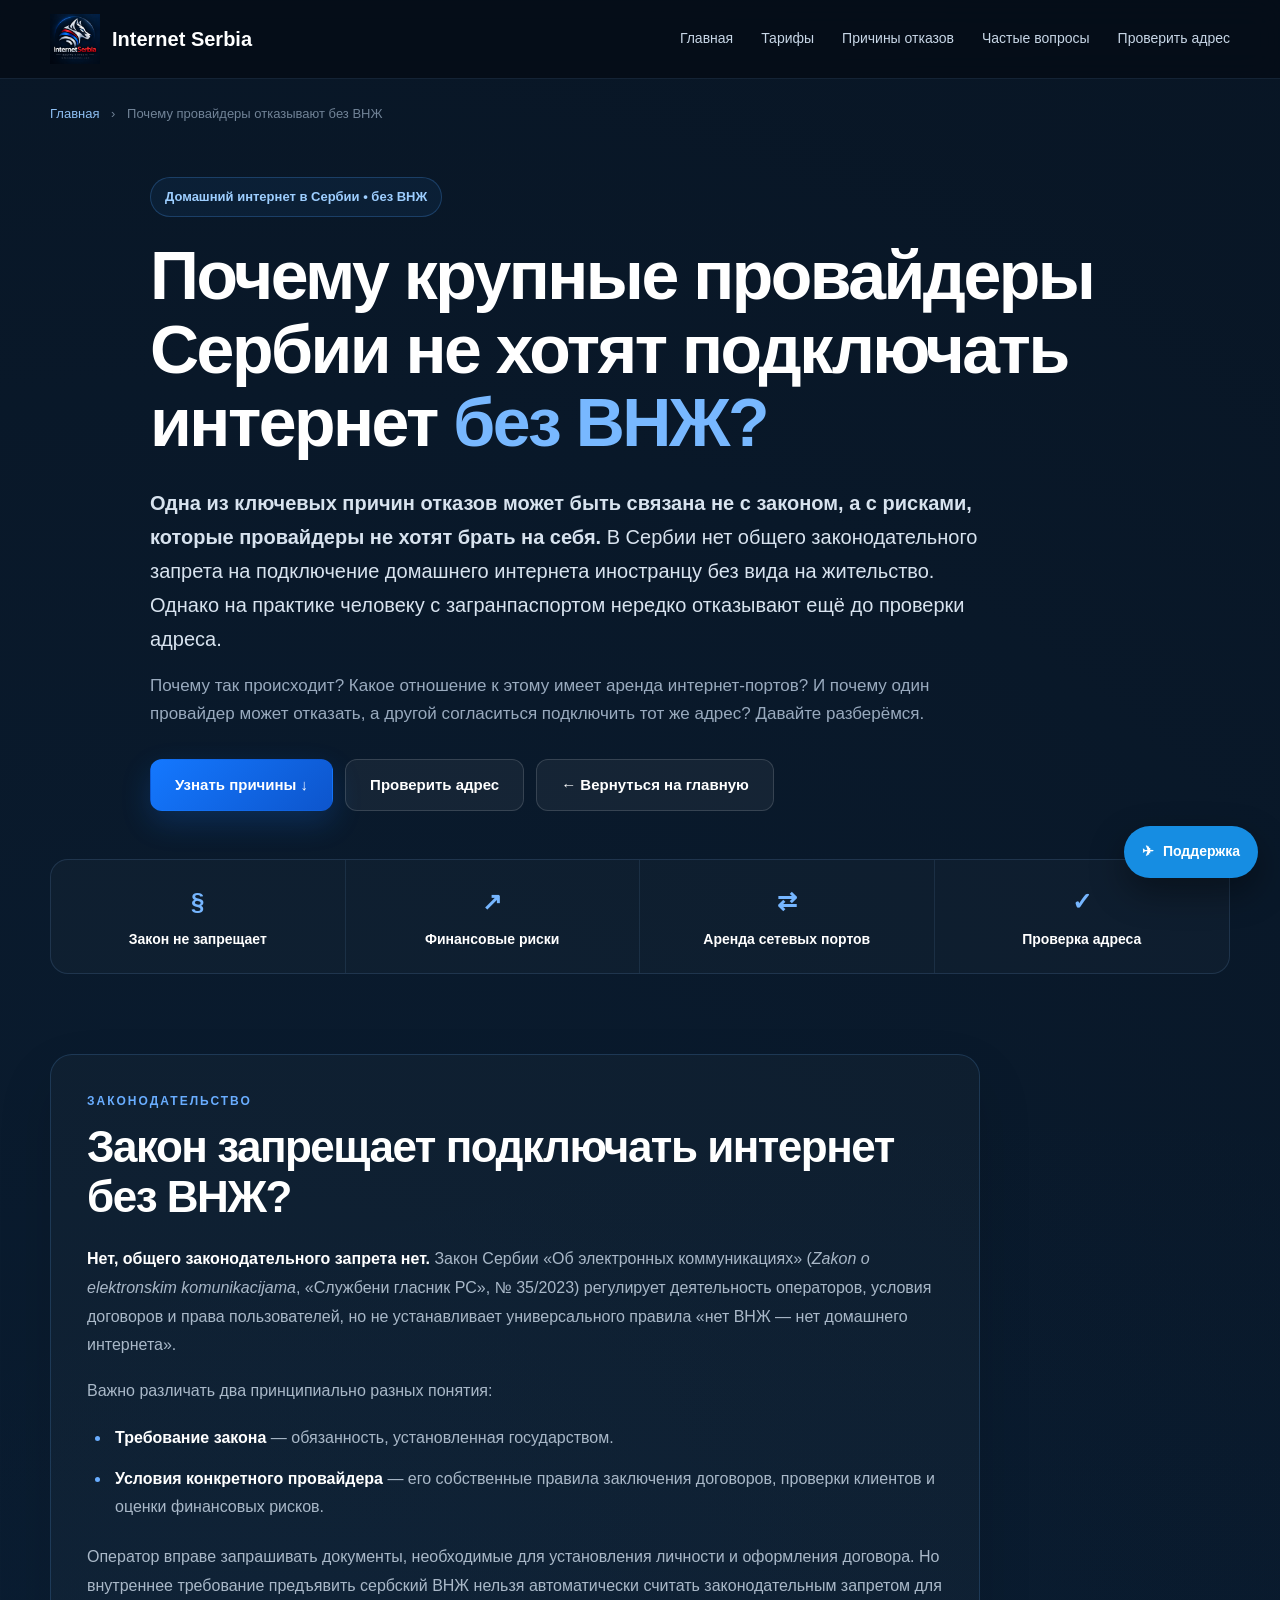
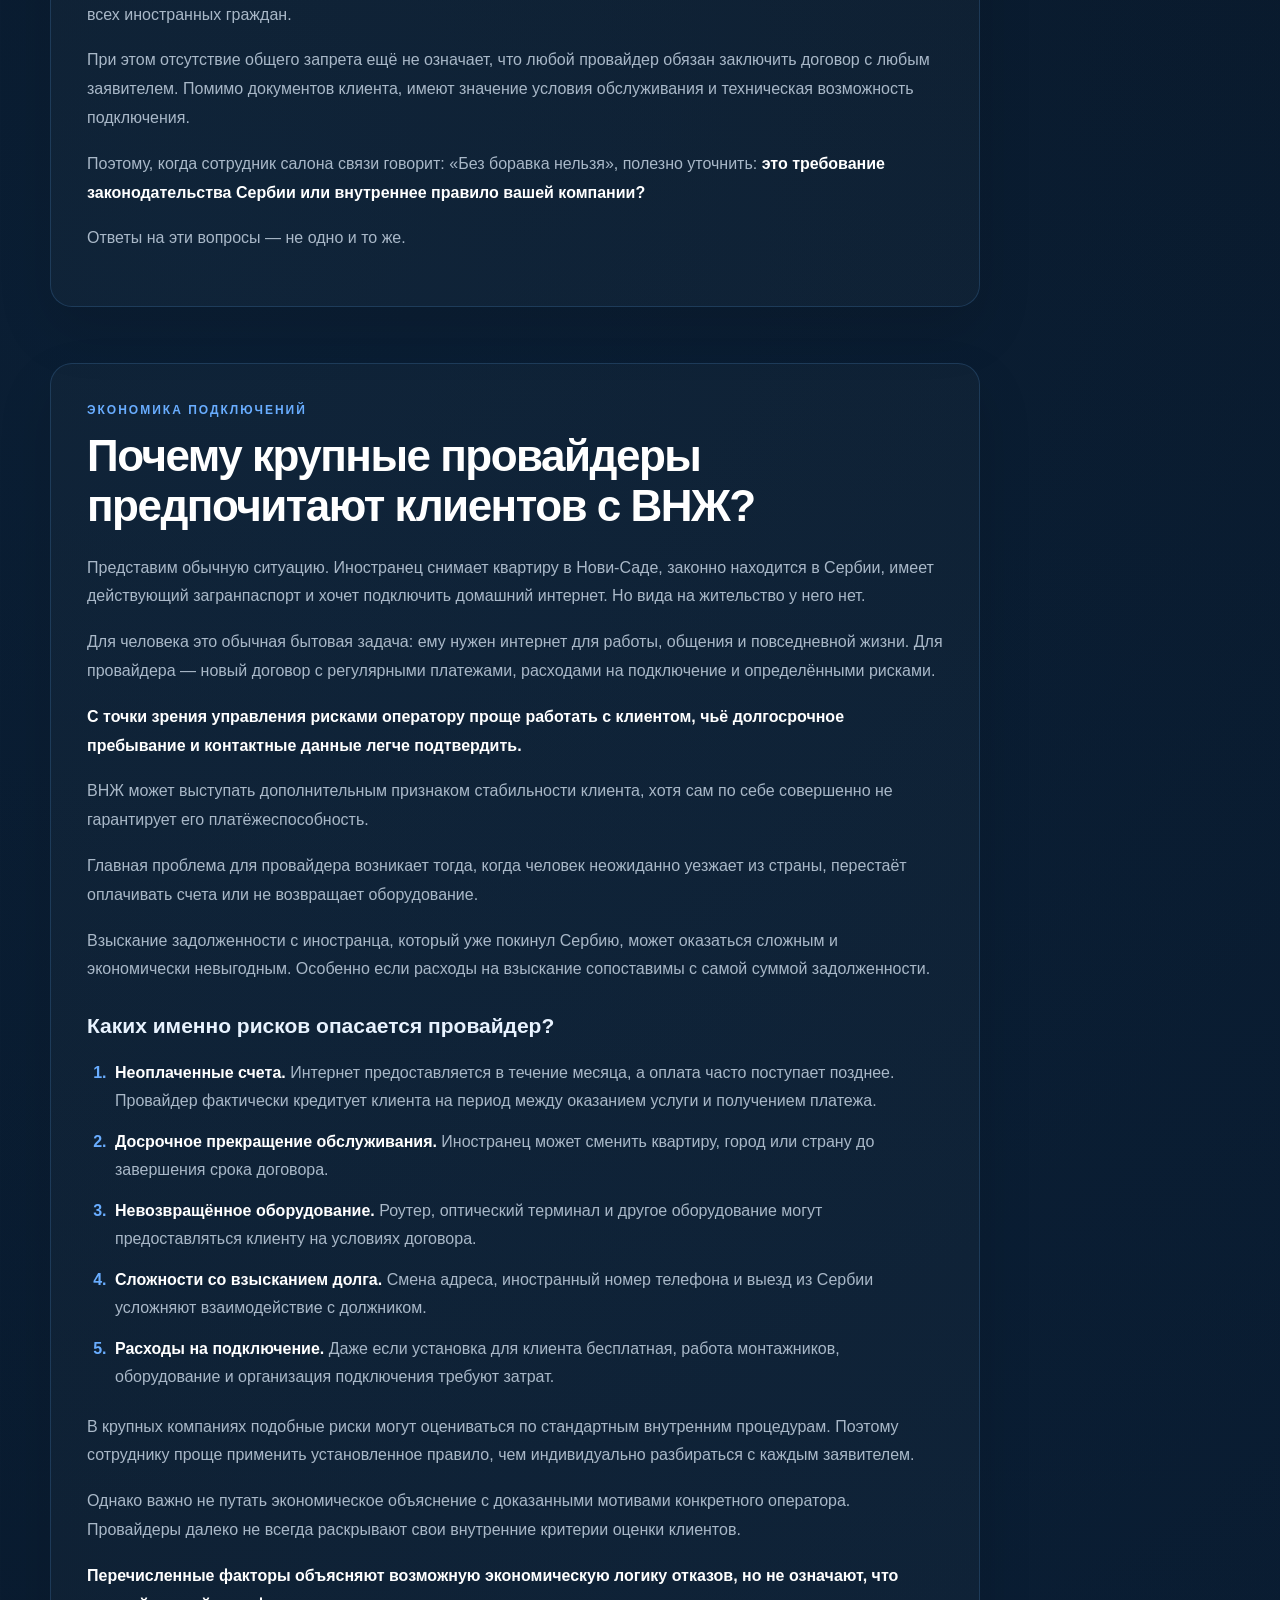
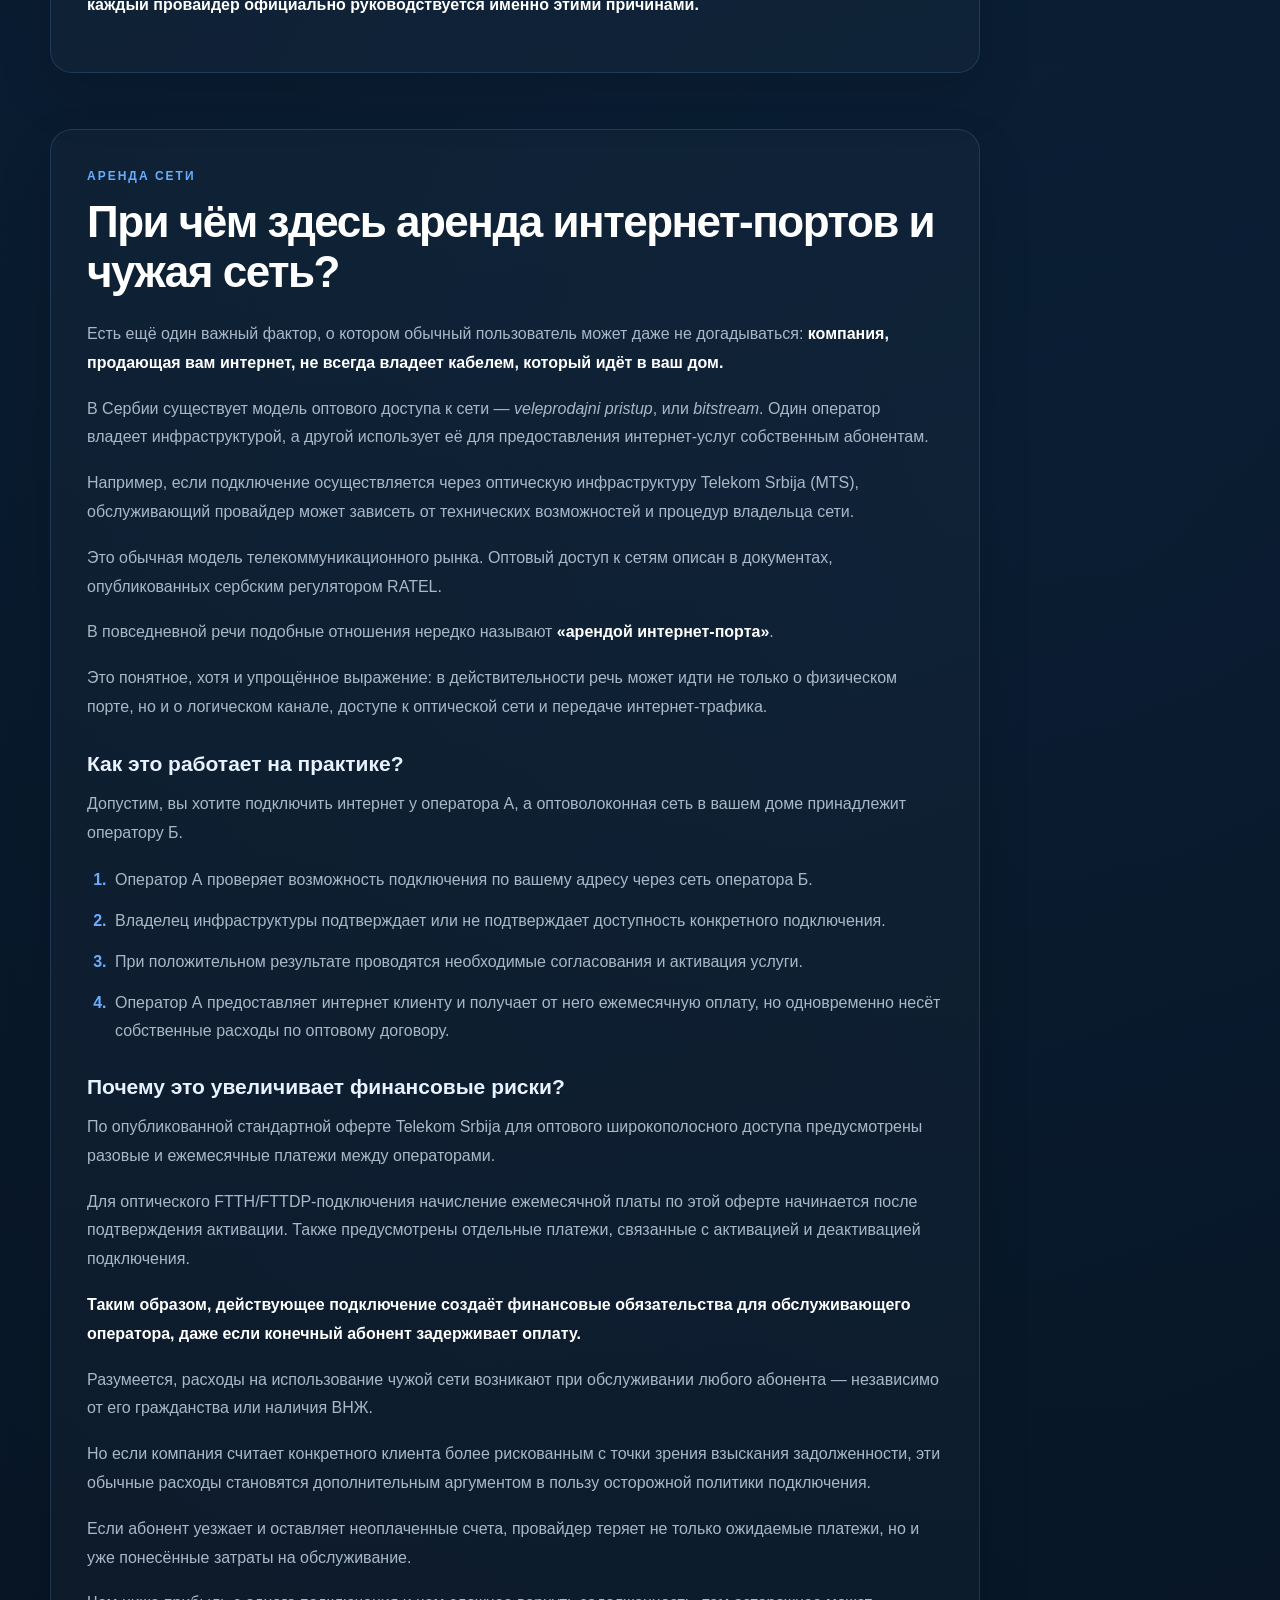
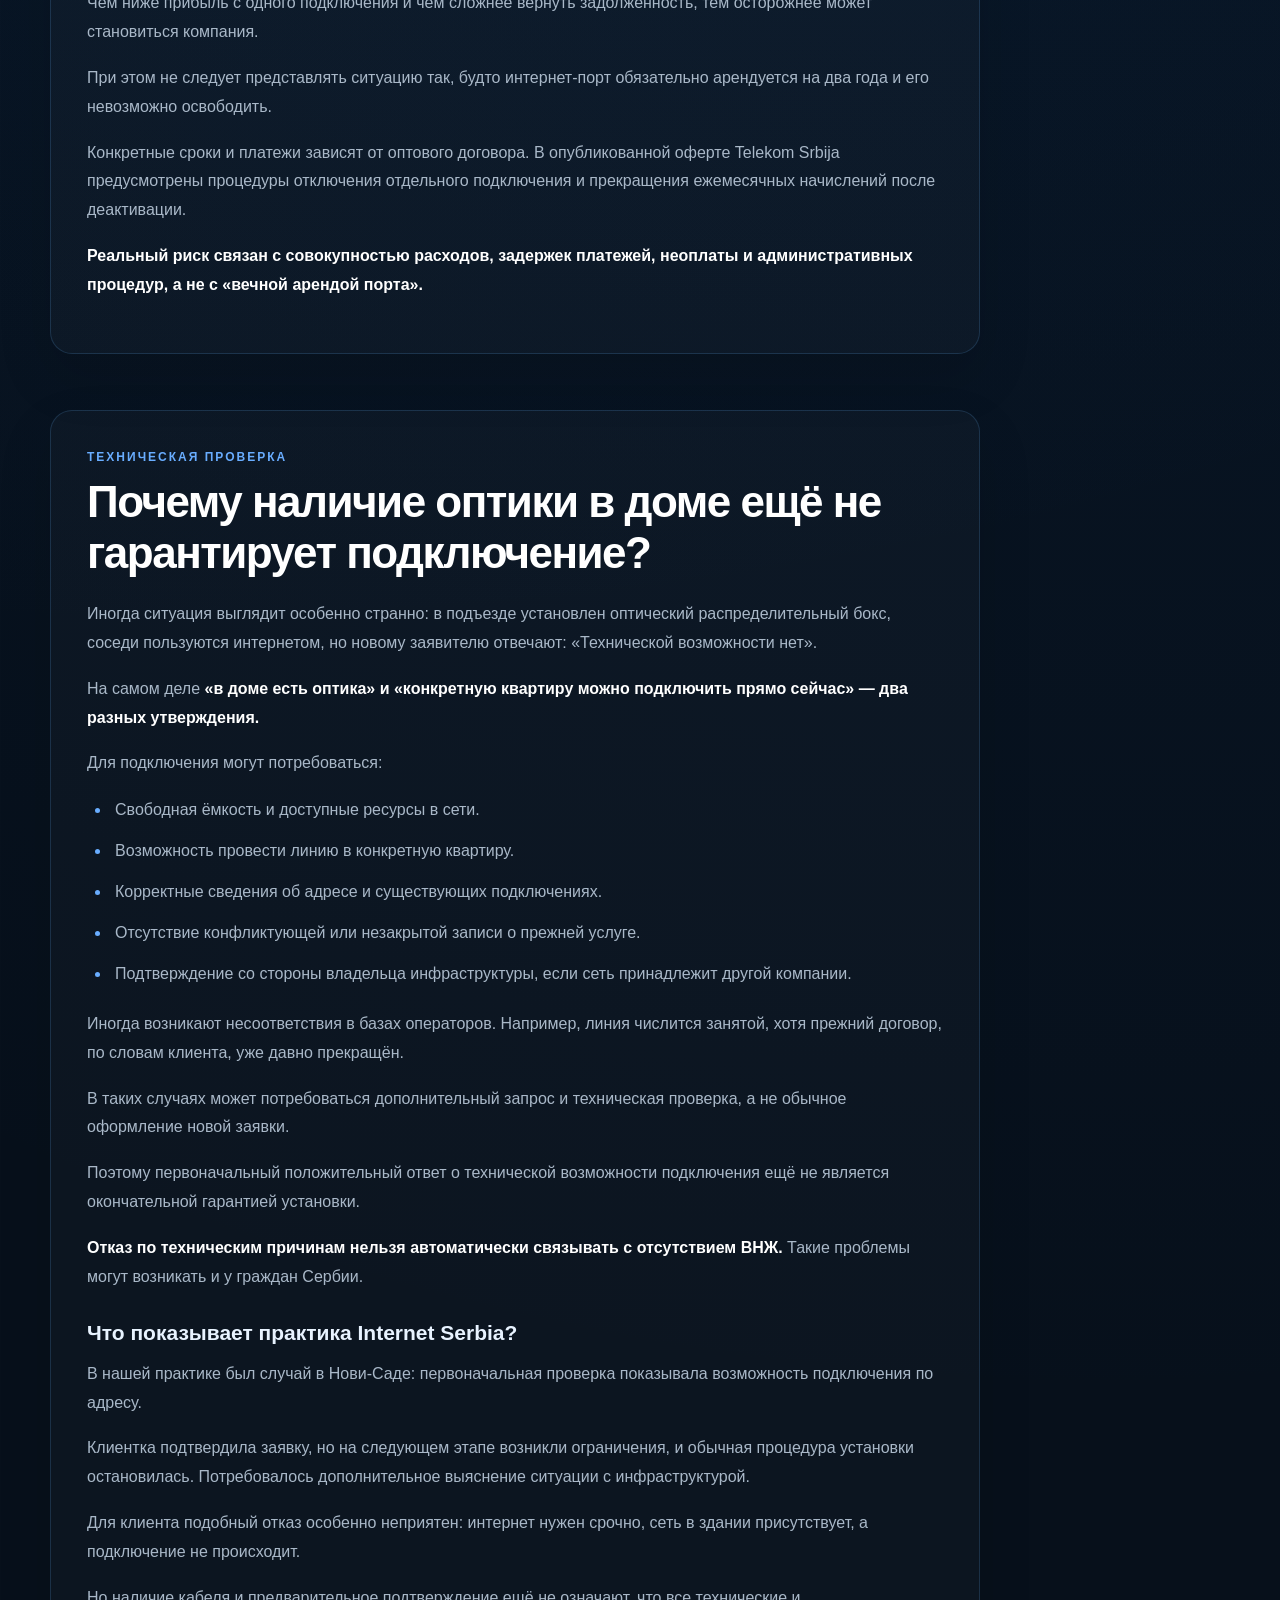
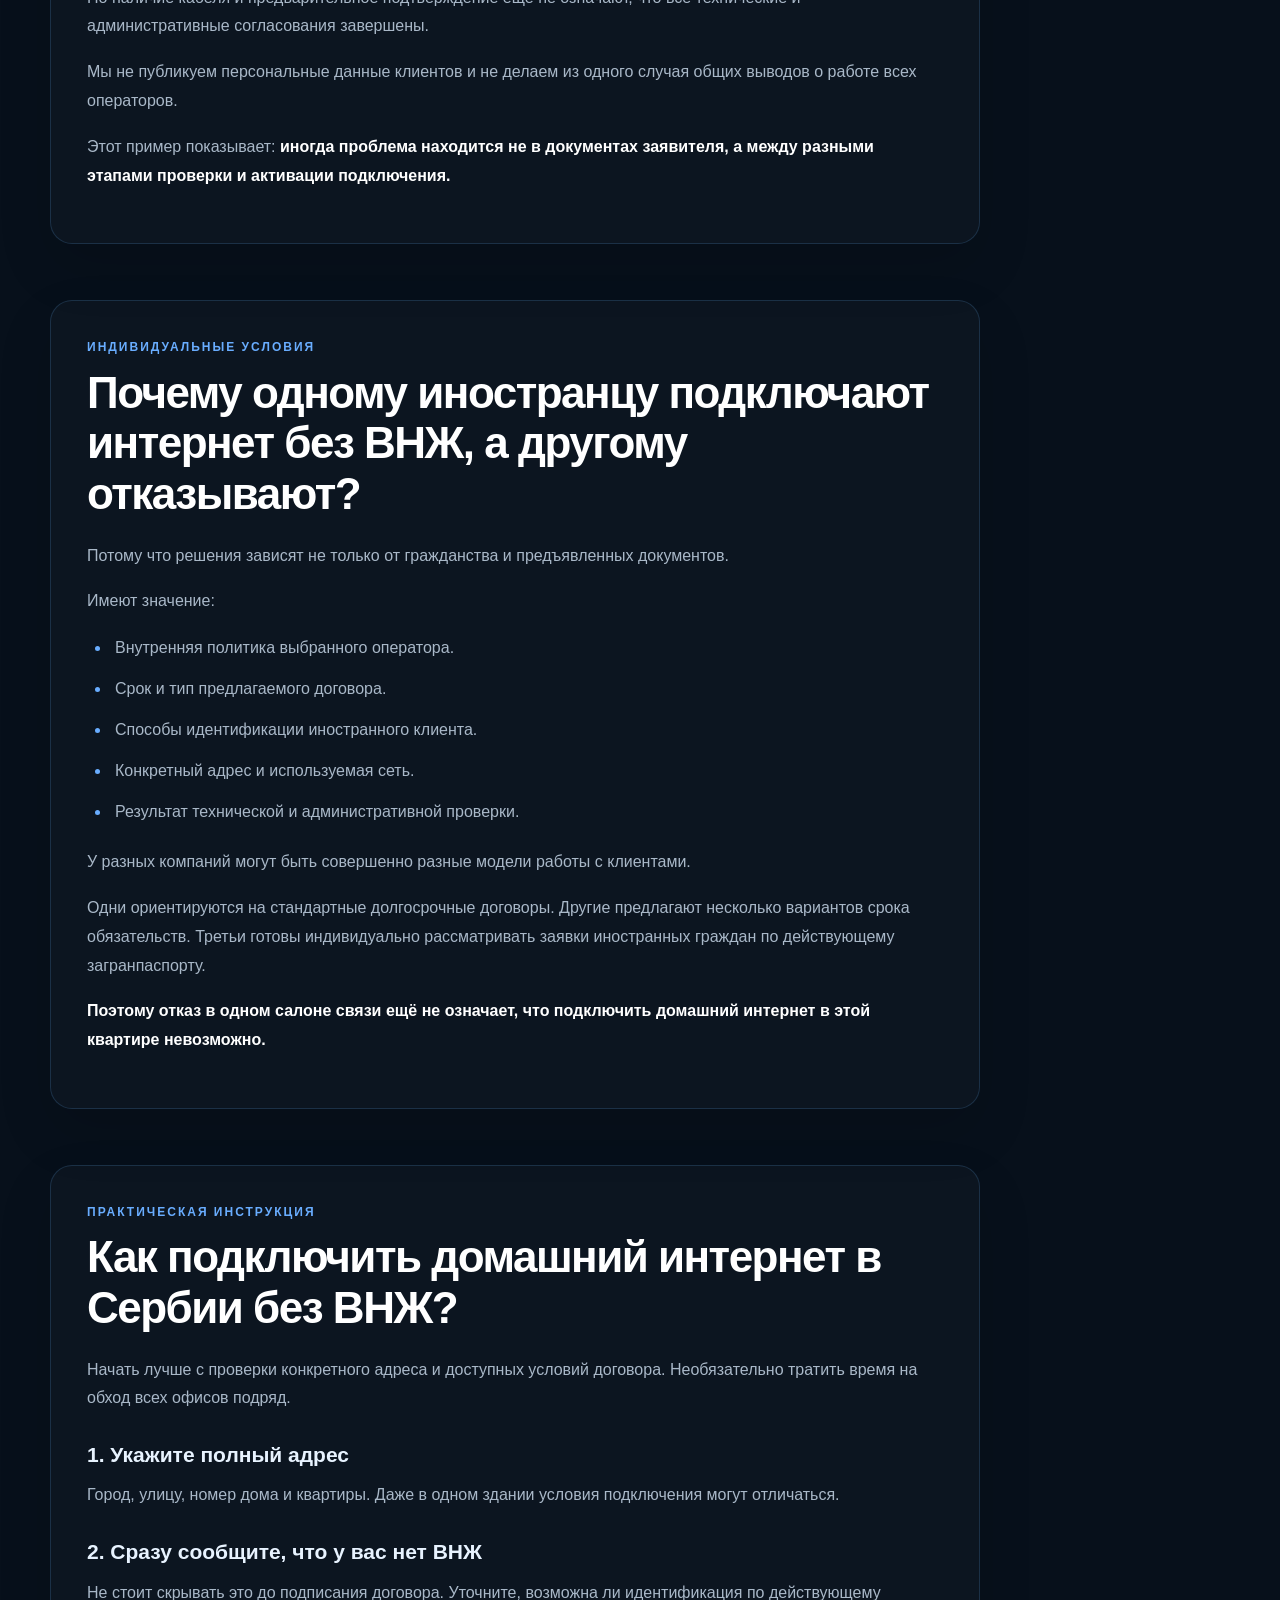
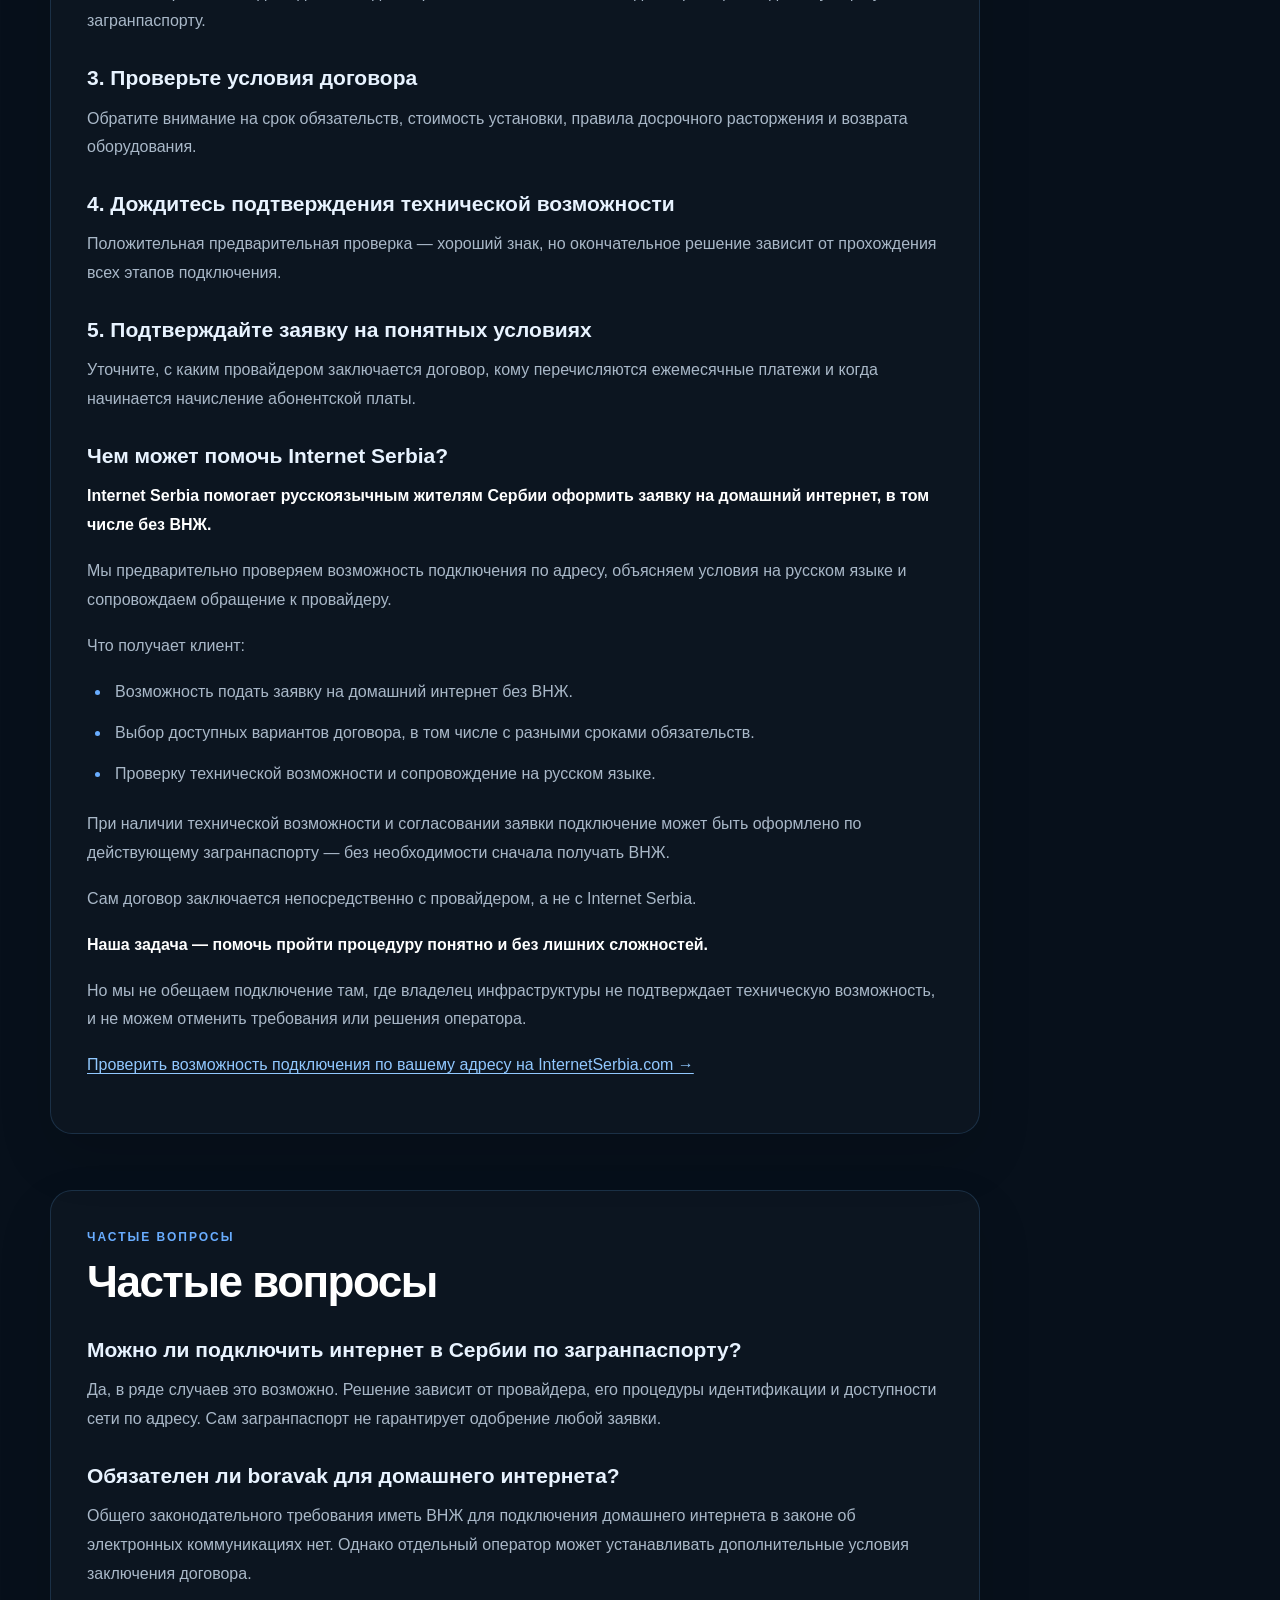
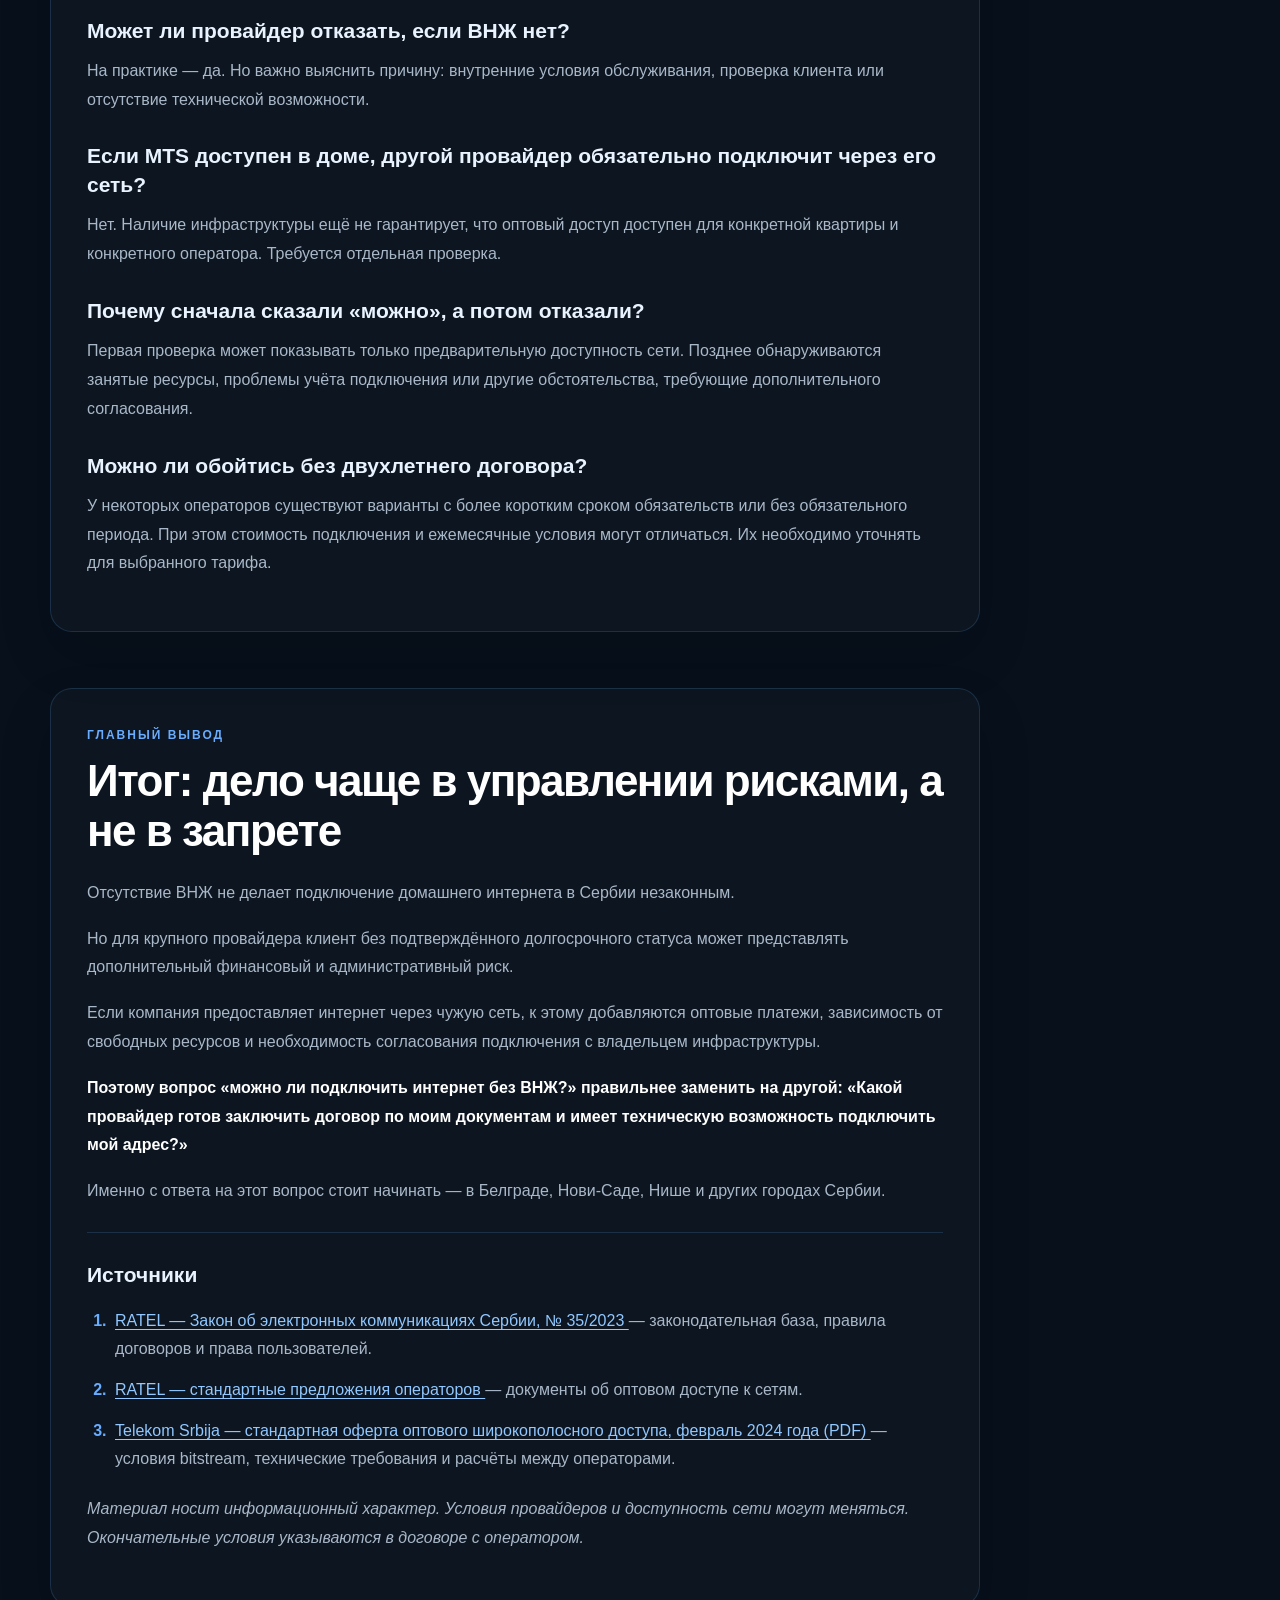
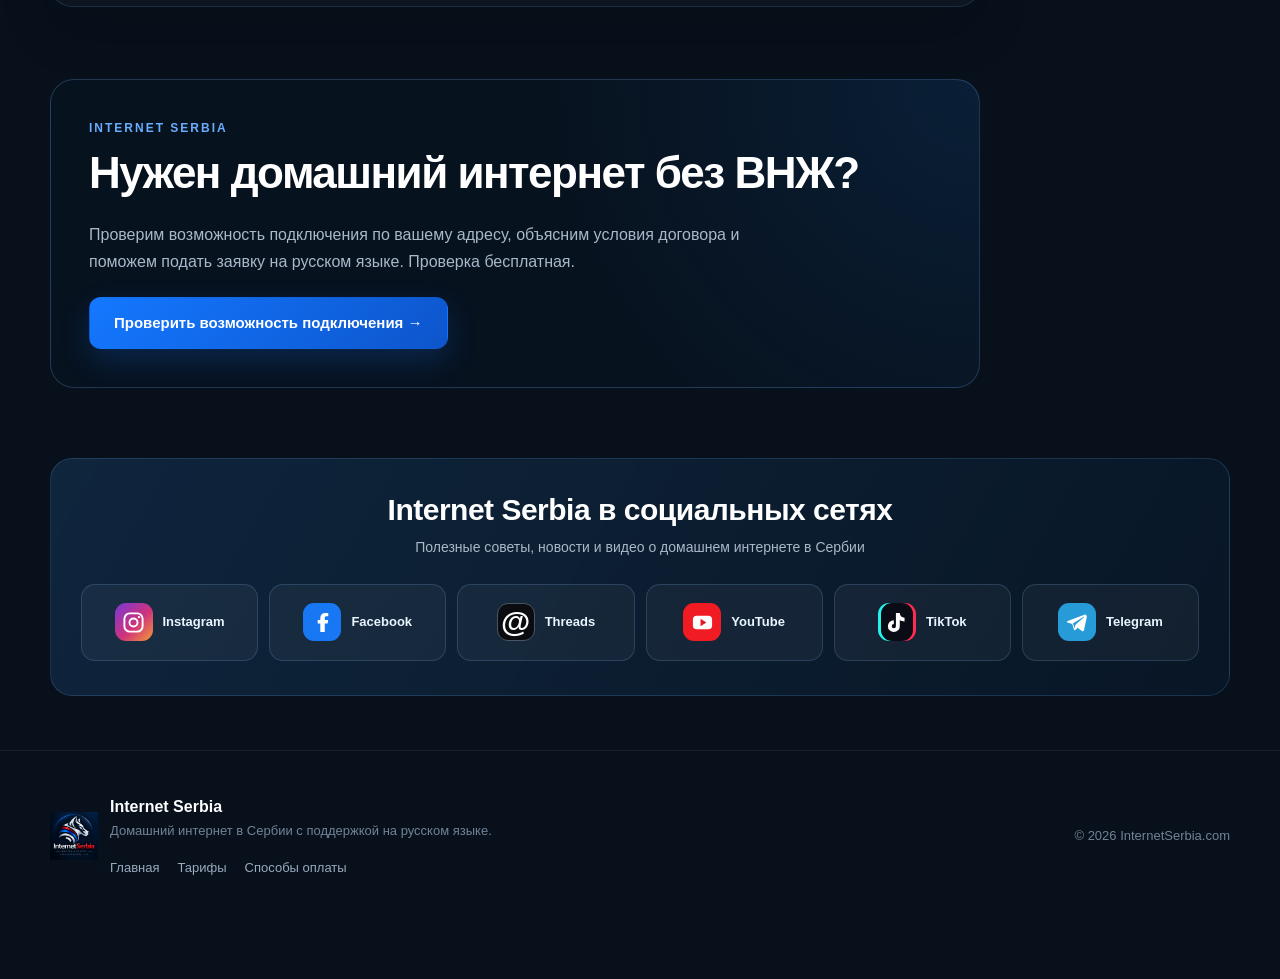
<file: pochemu-internet-v-serbii-bez-vnzh.html>
<!DOCTYPE html>
<html lang="ru">
<head>
<meta charset="UTF-8">
<meta name="viewport" content="width=device-width, initial-scale=1">
<link rel="stylesheet" href="socials.css">
<script defer src="socials.js"></script>
<title>Почему в Сербии не подключают интернет без ВНЖ? | Internet Serbia</title>

<meta name="description" content="Почему крупные провайдеры Сербии отказывают в подключении интернета без ВНЖ? Разбираем закон, финансовые риски, аренду сетевых портов и способы подключения домашнего интернета.">

<meta name="robots" content="index, follow">

<link rel="canonical" href="https://internetserbia.com/pochemu-internet-v-serbii-bez-vnzh.html">
<link rel="icon" href="logo.png">
<meta name="theme-color" content="#07101b">

<meta property="og:type" content="article">
<meta property="og:locale" content="ru_RU">
<meta property="og:site_name" content="Internet Serbia">
<meta property="og:title" content="Почему провайдеры Сербии не подключают интернет без ВНЖ?">
<meta property="og:description" content="Дело не обязательно в законе. Разбираемся, почему провайдеры опасаются финансовых рисков и как работает аренда сетевой инфраструктуры.">
<meta property="og:url" content="https://internetserbia.com/pochemu-internet-v-serbii-bez-vnzh.html">
<meta property="og:image" content="https://internetserbia.com/logo.png">

<script type="application/ld+json">
{
  "@context": "https://schema.org",
  "@graph": [
    {
      "@type": "Article",
      "headline": "Почему крупные провайдеры Сербии не хотят подключать интернет без ВНЖ?",
      "description": "Законодательство, финансовые риски и оптовый доступ к сетевой инфраструктуре при подключении интернета без ВНЖ в Сербии.",
      "author": {
        "@type": "Organization",
        "name": "Internet Serbia"
      },
      "publisher": {
        "@type": "Organization",
        "name": "Internet Serbia",
        "logo": {
          "@type": "ImageObject",
          "url": "https://internetserbia.com/logo.png"
        }
      },
      "datePublished": "2026-10-08",
      "dateModified": "2026-10-08",
      "inLanguage": "ru",
      "mainEntityOfPage": "https://internetserbia.com/pochemu-internet-v-serbii-bez-vnzh.html"
    },
    {
      "@type": "BreadcrumbList",
      "itemListElement": [
        {
          "@type": "ListItem",
          "position": 1,
          "name": "Главная",
          "item": "https://internetserbia.com/"
        },
        {
          "@type": "ListItem",
          "position": 2,
          "name": "Почему не подключают интернет без ВНЖ",
          "item": "https://internetserbia.com/pochemu-internet-v-serbii-bez-vnzh.html"
        }
      ]
    }
  ]
}
</script>

<style>
/* ===================================
   INTERNET SERBIA — ARTICLE PAGE
=================================== */

* {
  box-sizing: border-box;
  margin: 0;
  padding: 0;
}

html {
  scroll-behavior: smooth;
}

body {
  font-family: Arial, Helvetica, sans-serif;
  background:
    radial-gradient(circle at 15% 15%, rgba(30,110,190,.14), transparent 35%),
    radial-gradient(circle at 85% 30%, rgba(20,90,170,.10), transparent 30%),
    #07101b;
  color: #fff;
  line-height: 1.7;
  overflow-x: hidden;
}

a {
  color: inherit;
  text-decoration: none;
}

img {
  max-width: 100%;
  display: block;
}

.container {
  width: min(1180px, calc(100% - 40px));
  margin: 0 auto;
}

/* HEADER */

header {
  position: sticky;
  top: 0;
  z-index: 100;
  backdrop-filter: blur(16px);
  background: rgba(5,13,23,.88);
  border-bottom: 1px solid rgba(135,190,255,.12);
}

.header-inner {
  min-height: 78px;
  display: flex;
  align-items: center;
  justify-content: space-between;
  gap: 30px;
}

.logo {
  display: flex;
  align-items: center;
  gap: 12px;
  font-size: 20px;
  font-weight: 800;
  white-space: nowrap;
}

.logo img {
  width: 50px;
  height: 50px;
  object-fit: contain;
}

nav {
  display: flex;
  align-items: center;
  gap: 28px;
}

nav a {
  color: #c8d6e6;
  font-size: 14px;
  transition: .2s;
}

nav a:hover {
  color: #fff;
}

/* BUTTONS */

.btn {
  min-height: 50px;
  padding: 12px 24px;
  border-radius: 12px;
  display: inline-flex;
  align-items: center;
  justify-content: center;
  border: 1px solid transparent;
  font-size: 15px;
  font-weight: 700;
  text-align: center;
  transition: .2s;
}

.btn:hover {
  transform: translateY(-2px);
}

.btn-blue {
  background: linear-gradient(135deg,#1478ff,#0d55cc);
  color: #fff;
  box-shadow: 0 12px 30px rgba(20,120,255,.2);
}

.btn-dark {
  background: rgba(255,255,255,.05);
  border-color: rgba(255,255,255,.14);
  color: #fff;
}

/* BREADCRUMB */

.breadcrumb {
  padding-top: 24px;
  color: #718397;
  font-size: 13px;
}

.breadcrumb a {
  color: #8ebff3;
}

.breadcrumb span {
  margin: 0 8px;
}

/* HERO */

.hero {
  padding: 52px 0 48px;
}

.hero-inner {
  max-width: 980px;
}

.eyebrow {
  display: inline-flex;
  padding: 8px 14px;
  margin-bottom: 22px;
  border: 1px solid rgba(80,165,255,.24);
  background: rgba(45,125,220,.08);
  border-radius: 999px;
  color: #9dceff;
  font-size: 13px;
  font-weight: 700;
}

h1 {
  font-size: clamp(38px,5.5vw,68px);
  line-height: 1.08;
  letter-spacing: -2.5px;
  margin-bottom: 26px;
}

.hero-highlight {
  color: #78b8ff;
}

.hero-lead {
  max-width: 850px;
  color: #d8e3ef;
  font-size: 20px;
  margin-bottom: 16px;
}

.hero-sub {
  max-width: 850px;
  color: #99aabe;
  font-size: 17px;
  margin-bottom: 30px;
}

.hero-actions {
  display: flex;
  flex-wrap: wrap;
  gap: 12px;
}

/* QUICK FACTS */

.quick-strip {
  padding-bottom: 52px;
}

.quick-grid {
  display: grid;
  grid-template-columns: repeat(4,1fr);
  border: 1px solid rgba(134,190,255,.14);
  border-radius: 18px;
  overflow: hidden;
  background: rgba(255,255,255,.025);
}

.quick-item {
  padding: 22px;
  text-align: center;
  border-right: 1px solid rgba(134,190,255,.1);
}

.quick-item:last-child {
  border-right: none;
}

.quick-icon {
  color: #76b6ff;
  font-size: 24px;
  font-weight: 900;
  margin-bottom: 5px;
}

.quick-item strong {
  display: block;
  font-size: 14px;
}

/* ARTICLE */

.content-section {
  padding: 28px 0;
  scroll-margin-top: 90px;
}

.content-card {
  max-width: 930px;
  padding: 36px;
  border: 1px solid rgba(95,170,245,.18);
  border-radius: 22px;
  background: rgba(255,255,255,.025);
  box-shadow: 0 24px 55px rgba(0,0,0,.12);
}

.section-label {
  color: #69adff;
  text-transform: uppercase;
  letter-spacing: 2px;
  font-size: 12px;
  font-weight: 800;
  margin-bottom: 10px;
}

h2 {
  font-size: clamp(30px,4vw,44px);
  line-height: 1.15;
  letter-spacing: -1.5px;
  margin-bottom: 22px;
}

h3 {
  font-size: 21px;
  line-height: 1.35;
  margin: 28px 0 12px;
  color: #e8f3ff;
}

.article-copy p {
  color: #a9b8c8;
  font-size: 16px;
  line-height: 1.8;
  margin-bottom: 17px;
  overflow-wrap: anywhere;
}

.article-copy strong {
  color: #fff;
}

.article-copy ul,
.article-copy ol {
  margin: 18px 0 22px;
  padding-left: 24px;
  color: #a9b8c8;
}

.article-copy li {
  padding-left: 4px;
  margin-bottom: 13px;
  line-height: 1.75;
}

.article-copy li::marker {
  color: #69adff;
  font-weight: 800;
}

.article-copy a {
  color: #91c8ff;
  text-decoration: underline;
  text-underline-offset: 3px;
  overflow-wrap: anywhere;
}

.article-copy a:hover {
  color: #fff;
}

.article-copy hr {
  border: 0;
  border-top: 1px solid rgba(95,170,245,.18);
  margin: 26px 0;
}

/* CTA */

.final-cta {
  max-width: 930px;
  margin: 44px 0 70px;
  padding: 38px;
  border-radius: 24px;
  border: 1px solid rgba(113,181,248,.23);
  background:
    radial-gradient(circle at 100% 0%,rgba(26,108,204,.14),transparent 44%),
    rgba(8,19,32,.93);
}

.final-cta p {
  max-width: 720px;
  color: #a9b8c8;
  margin-bottom: 22px;
}

/* FOOTER */

footer {
  padding: 42px 0 100px;
  border-top: 1px solid rgba(255,255,255,.06);
}

.footer-inner {
  display: flex;
  justify-content: space-between;
  align-items: center;
  gap: 30px;
}

.footer-brand {
  display: flex;
  align-items: center;
  gap: 12px;
}

.footer-brand img {
  width: 48px;
  height: 48px;
  object-fit: contain;
}

.footer-brand strong {
  display: block;
}

.footer-brand p,
.copyright {
  color: #718397;
  font-size: 13px;
}

.footer-links {
  display: flex;
  gap: 18px;
  flex-wrap: wrap;
  margin-top: 15px;
  font-size: 13px;
  color: #99aabe;
}

.footer-links a:hover {
  color: #fff;
}

/* TELEGRAM */

.support-float {
  position: fixed;
  right: 22px;
  bottom: 22px;
  z-index: 200;
  min-height: 52px;
  padding: 0 18px;
  border-radius: 999px;
  display: flex;
  align-items: center;
  gap: 9px;
  background: #168de2;
  color: #fff;
  font-weight: 800;
  font-size: 14px;
  box-shadow: 0 14px 35px rgba(0,0,0,.38);
  transition: .2s;
}

.support-float:hover {
  transform: translateY(-3px);
}

/* ACCESSIBILITY */

:focus-visible {
  outline: 2px solid #8cc8ff;
  outline-offset: 3px;
}

/* TABLET */

@media (max-width:950px) {
  nav {
    display: none;
  }

  .quick-grid {
    grid-template-columns: repeat(2,1fr);
  }

  .quick-item:nth-child(2) {
    border-right: none;
  }

  .quick-item:nth-child(-n+2) {
    border-bottom: 1px solid rgba(134,190,255,.1);
  }
}

/* MOBILE */

@media (max-width:650px) {
  .container {
    width: calc(100% - 24px);
  }

  .header-inner {
    min-height: 68px;
  }

  .logo {
    font-size: 17px;
  }

  .logo img {
    width: 42px;
    height: 42px;
  }

  .hero {
    padding: 42px 0 38px;
  }

  h1 {
    font-size: clamp(34px,9.4vw,42px);
    letter-spacing: -1.5px;
  }

  .hero-lead {
    font-size: 18px;
  }

  .hero-actions {
    flex-direction: column;
  }

  .hero-actions .btn {
    width: 100%;
  }

  .quick-grid {
    grid-template-columns: repeat(2,1fr);
  }

  .quick-item {
    padding: 18px 10px;
  }

  .content-section {
    padding: 22px 0;
  }

  .content-card {
    padding: 26px 20px;
  }

  .article-copy p,
  .article-copy li {
    font-size: 15px;
  }

  h3 {
    font-size: 19px;
  }

  .final-cta {
    padding: 28px 20px;
  }

  .footer-inner {
    flex-direction: column;
    align-items: flex-start;
  }

  .support-float {
    right: 14px;
    bottom: 14px;
    min-height: 48px;
    padding: 0 15px;
    font-size: 13px;
  }
}
</style>
</head>

<body>

<!-- HEADER -->

<header>
  <div class="container header-inner">

    <a class="logo" href="index.html" aria-label="Internet Serbia — главная">
      <img src="logo.png" alt="" width="50" height="50">
      <span>Internet Serbia</span>
    </a>

    <nav aria-label="Основная навигация">
      <a href="index.html">Главная</a>
      <a href="tariffs.html">Тарифы</a>
      <a href="#risk">Причины отказов</a>
      <a href="#faq">Частые вопросы</a>
      <a href="index.html#check">Проверить адрес</a>
    </nav>

  </div>
</header>

<main>

<!-- BREADCRUMB -->

<div class="container breadcrumb">
  <a href="index.html">Главная</a>
  <span aria-hidden="true">›</span>
  Почему провайдеры отказывают без ВНЖ
</div>

<!-- HERO -->

<section class="hero" aria-labelledby="page-title">
  <div class="container hero-inner">

    <div class="eyebrow">
      Домашний интернет в Сербии • без ВНЖ
    </div>

    <h1 id="page-title">
      Почему крупные провайдеры Сербии не хотят подключать интернет
      <span class="hero-highlight">без ВНЖ?</span>
    </h1>

    <p class="hero-lead">
      <strong>
        Одна из ключевых причин отказов может быть связана не с законом,
        а с рисками, которые провайдеры не хотят брать на себя.
      </strong>
      В Сербии нет общего законодательного запрета на подключение
      домашнего интернета иностранцу без вида на жительство.
      Однако на практике человеку с загранпаспортом нередко
      отказывают ещё до проверки адреса.
    </p>

    <p class="hero-sub">
      Почему так происходит? Какое отношение к этому имеет
      аренда интернет-портов? И почему один провайдер
      может отказать, а другой согласиться подключить
      тот же адрес? Давайте разберёмся.
    </p>

    <div class="hero-actions">
      <a class="btn btn-blue" href="#law">
        Узнать причины ↓
      </a>

      <a class="btn btn-dark" href="index.html#check">
        Проверить адрес
      </a>

      <a class="btn btn-dark" href="index.html">
        ← Вернуться на главную
      </a>
    </div>

  </div>
</section>

<!-- KEY FACTS -->

<section class="quick-strip" aria-label="Ключевые факты">
  <div class="container quick-grid">

    <div class="quick-item">
      <div class="quick-icon">§</div>
      <strong>Закон не запрещает</strong>
    </div>

    <div class="quick-item">
      <div class="quick-icon">↗</div>
      <strong>Финансовые риски</strong>
    </div>

    <div class="quick-item">
      <div class="quick-icon">⇄</div>
      <strong>Аренда сетевых портов</strong>
    </div>

    <div class="quick-item">
      <div class="quick-icon">✓</div>
      <strong>Проверка адреса</strong>
    </div>

  </div>
</section>

<!-- SECTION 1 -->

<section class="content-section" id="law">
  <div class="container">
    <article class="content-card article-copy">

      <div class="section-label">Законодательство</div>

      <h2>Закон запрещает подключать интернет без ВНЖ?</h2>

      <p>
        <strong>Нет, общего законодательного запрета нет.</strong>
        Закон Сербии «Об электронных коммуникациях»
        (<em>Zakon o elektronskim komunikacijama</em>,
        «Службени гласник РС», № 35/2023)
        регулирует деятельность операторов, условия договоров
        и права пользователей, но не устанавливает универсального
        правила «нет ВНЖ — нет домашнего интернета».
      </p>

      <p>
        Важно различать два принципиально разных понятия:
      </p>

      <ul>
        <li>
          <strong>Требование закона</strong> —
          обязанность, установленная государством.
        </li>

        <li>
          <strong>Условия конкретного провайдера</strong> —
          его собственные правила заключения договоров,
          проверки клиентов и оценки финансовых рисков.
        </li>
      </ul>

      <p>
        Оператор вправе запрашивать документы, необходимые
        для установления личности и оформления договора.
        Но внутреннее требование предъявить сербский ВНЖ
        нельзя автоматически считать законодательным запретом
        для всех иностранных граждан.
      </p>

      <p>
        При этом отсутствие общего запрета ещё не означает,
        что любой провайдер обязан заключить договор
        с любым заявителем.
        Помимо документов клиента, имеют значение условия
        обслуживания и техническая возможность подключения.
      </p>

      <p>
        Поэтому, когда сотрудник салона связи говорит:
        «Без боравка нельзя», полезно уточнить:
        <strong>
          это требование законодательства Сербии
          или внутреннее правило вашей компании?
        </strong>
      </p>

      <p>
        Ответы на эти вопросы — не одно и то же.
      </p>

    </article>
  </div>
</section>

<!-- SECTION 2 -->

<section class="content-section" id="risk">
  <div class="container">
    <article class="content-card article-copy">

      <div class="section-label">Экономика подключений</div>

      <h2>Почему крупные провайдеры предпочитают клиентов с ВНЖ?</h2>

      <p>
        Представим обычную ситуацию.
        Иностранец снимает квартиру в Нови-Саде,
        законно находится в Сербии,
        имеет действующий загранпаспорт
        и хочет подключить домашний интернет.
        Но вида на жительство у него нет.
      </p>

      <p>
        Для человека это обычная бытовая задача:
        ему нужен интернет для работы, общения и повседневной жизни.
        Для провайдера — новый договор с регулярными платежами,
        расходами на подключение и определёнными рисками.
      </p>

      <p>
        <strong>
          С точки зрения управления рисками оператору проще работать
          с клиентом, чьё долгосрочное пребывание и контактные
          данные легче подтвердить.
        </strong>
      </p>

      <p>
        ВНЖ может выступать дополнительным признаком стабильности
        клиента, хотя сам по себе совершенно не гарантирует
        его платёжеспособность.
      </p>

      <p>
        Главная проблема для провайдера возникает тогда,
        когда человек неожиданно уезжает из страны,
        перестаёт оплачивать счета или не возвращает оборудование.
      </p>

      <p>
        Взыскание задолженности с иностранца, который уже
        покинул Сербию, может оказаться сложным
        и экономически невыгодным.
        Особенно если расходы на взыскание сопоставимы
        с самой суммой задолженности.
      </p>

      <h3>Каких именно рисков опасается провайдер?</h3>

      <ol>
        <li>
          <strong>Неоплаченные счета.</strong>
          Интернет предоставляется в течение месяца,
          а оплата часто поступает позднее.
          Провайдер фактически кредитует клиента
          на период между оказанием услуги и получением платежа.
        </li>

        <li>
          <strong>Досрочное прекращение обслуживания.</strong>
          Иностранец может сменить квартиру,
          город или страну до завершения срока договора.
        </li>

        <li>
          <strong>Невозвращённое оборудование.</strong>
          Роутер, оптический терминал и другое оборудование
          могут предоставляться клиенту на условиях договора.
        </li>

        <li>
          <strong>Сложности со взысканием долга.</strong>
          Смена адреса, иностранный номер телефона
          и выезд из Сербии усложняют взаимодействие
          с должником.
        </li>

        <li>
          <strong>Расходы на подключение.</strong>
          Даже если установка для клиента бесплатная,
          работа монтажников, оборудование
          и организация подключения требуют затрат.
        </li>
      </ol>

      <p>
        В крупных компаниях подобные риски могут оцениваться
        по стандартным внутренним процедурам.
        Поэтому сотруднику проще применить установленное правило,
        чем индивидуально разбираться с каждым заявителем.
      </p>

      <p>
        Однако важно не путать экономическое объяснение
        с доказанными мотивами конкретного оператора.
        Провайдеры далеко не всегда раскрывают свои
        внутренние критерии оценки клиентов.
      </p>

      <p>
        <strong>
          Перечисленные факторы объясняют возможную экономическую
          логику отказов, но не означают, что каждый провайдер
          официально руководствуется именно этими причинами.
        </strong>
      </p>

    </article>
  </div>
</section>

<!-- SECTION 3 -->

<section class="content-section" id="ports">
  <div class="container">
    <article class="content-card article-copy">

      <div class="section-label">Аренда сети</div>

      <h2>При чём здесь аренда интернет-портов и чужая сеть?</h2>

      <p>
        Есть ещё один важный фактор, о котором обычный
        пользователь может даже не догадываться:
        <strong>
          компания, продающая вам интернет,
          не всегда владеет кабелем, который идёт в ваш дом.
        </strong>
      </p>

      <p>
        В Сербии существует модель оптового доступа к сети —
        <em>veleprodajni pristup</em>, или <em>bitstream</em>.
        Один оператор владеет инфраструктурой,
        а другой использует её для предоставления
        интернет-услуг собственным абонентам.
      </p>

      <p>
        Например, если подключение осуществляется через
        оптическую инфраструктуру Telekom Srbija (MTS),
        обслуживающий провайдер может зависеть
        от технических возможностей и процедур
        владельца сети.
      </p>

      <p>
        Это обычная модель телекоммуникационного рынка.
        Оптовый доступ к сетям описан в документах,
        опубликованных сербским регулятором RATEL.
      </p>

      <p>
        В повседневной речи подобные отношения
        нередко называют <strong>«арендой интернет-порта»</strong>.
      </p>

      <p>
        Это понятное, хотя и упрощённое выражение:
        в действительности речь может идти
        не только о физическом порте,
        но и о логическом канале, доступе к оптической сети
        и передаче интернет-трафика.
      </p>

      <h3>Как это работает на практике?</h3>

      <p>
        Допустим, вы хотите подключить интернет у оператора А,
        а оптоволоконная сеть в вашем доме
        принадлежит оператору Б.
      </p>

      <ol>
        <li>
          Оператор А проверяет возможность подключения
          по вашему адресу через сеть оператора Б.
        </li>

        <li>
          Владелец инфраструктуры подтверждает
          или не подтверждает доступность конкретного подключения.
        </li>

        <li>
          При положительном результате проводятся
          необходимые согласования и активация услуги.
        </li>

        <li>
          Оператор А предоставляет интернет клиенту
          и получает от него ежемесячную оплату,
          но одновременно несёт собственные расходы
          по оптовому договору.
        </li>
      </ol>

      <h3>Почему это увеличивает финансовые риски?</h3>

      <p>
        По опубликованной стандартной оферте Telekom Srbija
        для оптового широкополосного доступа предусмотрены
        разовые и ежемесячные платежи между операторами.
      </p>

      <p>
        Для оптического FTTH/FTTDP-подключения
        начисление ежемесячной платы по этой оферте
        начинается после подтверждения активации.
        Также предусмотрены отдельные платежи,
        связанные с активацией и деактивацией подключения.
      </p>

      <p>
        <strong>
          Таким образом, действующее подключение создаёт
          финансовые обязательства для обслуживающего оператора,
          даже если конечный абонент задерживает оплату.
        </strong>
      </p>

      <p>
        Разумеется, расходы на использование чужой сети
        возникают при обслуживании любого абонента —
        независимо от его гражданства или наличия ВНЖ.
      </p>

      <p>
        Но если компания считает конкретного клиента
        более рискованным с точки зрения взыскания задолженности,
        эти обычные расходы становятся дополнительным
        аргументом в пользу осторожной политики подключения.
      </p>

      <p>
        Если абонент уезжает и оставляет неоплаченные счета,
        провайдер теряет не только ожидаемые платежи,
        но и уже понесённые затраты на обслуживание.
      </p>

      <p>
        Чем ниже прибыль с одного подключения
        и чем сложнее вернуть задолженность,
        тем осторожнее может становиться компания.
      </p>

      <p>
        При этом не следует представлять ситуацию так,
        будто интернет-порт обязательно арендуется на два года
        и его невозможно освободить.
      </p>

      <p>
        Конкретные сроки и платежи зависят от оптового договора.
        В опубликованной оферте Telekom Srbija
        предусмотрены процедуры отключения отдельного подключения
        и прекращения ежемесячных начислений после деактивации.
      </p>

      <p>
        <strong>
          Реальный риск связан с совокупностью расходов,
          задержек платежей, неоплаты и административных процедур,
          а не с «вечной арендой порта».
        </strong>
      </p>

    </article>
  </div>
</section>

<!-- SECTION 4 -->

<section class="content-section" id="fiber">
  <div class="container">
    <article class="content-card article-copy">

      <div class="section-label">Техническая проверка</div>

      <h2>Почему наличие оптики в доме ещё не гарантирует подключение?</h2>

      <p>
        Иногда ситуация выглядит особенно странно:
        в подъезде установлен оптический распределительный бокс,
        соседи пользуются интернетом,
        но новому заявителю отвечают:
        «Технической возможности нет».
      </p>

      <p>
        На самом деле
        <strong>
          «в доме есть оптика» и «конкретную квартиру
          можно подключить прямо сейчас» —
          два разных утверждения.
        </strong>
      </p>

      <p>
        Для подключения могут потребоваться:
      </p>

      <ul>
        <li>
          Свободная ёмкость и доступные ресурсы в сети.
        </li>

        <li>
          Возможность провести линию в конкретную квартиру.
        </li>

        <li>
          Корректные сведения об адресе
          и существующих подключениях.
        </li>

        <li>
          Отсутствие конфликтующей или незакрытой записи
          о прежней услуге.
        </li>

        <li>
          Подтверждение со стороны владельца инфраструктуры,
          если сеть принадлежит другой компании.
        </li>
      </ul>

      <p>
        Иногда возникают несоответствия в базах операторов.
        Например, линия числится занятой,
        хотя прежний договор, по словам клиента,
        уже давно прекращён.
      </p>

      <p>
        В таких случаях может потребоваться
        дополнительный запрос и техническая проверка,
        а не обычное оформление новой заявки.
      </p>

      <p>
        Поэтому первоначальный положительный ответ
        о технической возможности подключения
        ещё не является окончательной гарантией установки.
      </p>

      <p>
        <strong>
          Отказ по техническим причинам нельзя автоматически
          связывать с отсутствием ВНЖ.
        </strong>
        Такие проблемы могут возникать
        и у граждан Сербии.
      </p>

      <h3>Что показывает практика Internet Serbia?</h3>

      <p>
        В нашей практике был случай в Нови-Саде:
        первоначальная проверка показывала возможность
        подключения по адресу.
      </p>

      <p>
        Клиентка подтвердила заявку,
        но на следующем этапе возникли ограничения,
        и обычная процедура установки остановилась.
        Потребовалось дополнительное выяснение ситуации
        с инфраструктурой.
      </p>

      <p>
        Для клиента подобный отказ особенно неприятен:
        интернет нужен срочно, сеть в здании присутствует,
        а подключение не происходит.
      </p>

      <p>
        Но наличие кабеля и предварительное подтверждение
        ещё не означают, что все технические
        и административные согласования завершены.
      </p>

      <p>
        Мы не публикуем персональные данные клиентов
        и не делаем из одного случая общих выводов
        о работе всех операторов.
      </p>

      <p>
        Этот пример показывает:
        <strong>
          иногда проблема находится не в документах заявителя,
          а между разными этапами проверки
          и активации подключения.
        </strong>
      </p>

    </article>
  </div>
</section>

<!-- SECTION 5 -->

<section class="content-section" id="choices">
  <div class="container">
    <article class="content-card article-copy">

      <div class="section-label">Индивидуальные условия</div>

      <h2>Почему одному иностранцу подключают интернет без ВНЖ, а другому отказывают?</h2>

      <p>
        Потому что решения зависят не только
        от гражданства и предъявленных документов.
      </p>

      <p>Имеют значение:</p>

      <ul>
        <li>Внутренняя политика выбранного оператора.</li>
        <li>Срок и тип предлагаемого договора.</li>
        <li>Способы идентификации иностранного клиента.</li>
        <li>Конкретный адрес и используемая сеть.</li>
        <li>Результат технической и административной проверки.</li>
      </ul>

      <p>
        У разных компаний могут быть совершенно разные
        модели работы с клиентами.
      </p>

      <p>
        Одни ориентируются на стандартные
        долгосрочные договоры.
        Другие предлагают несколько вариантов
        срока обязательств.
        Третьи готовы индивидуально рассматривать
        заявки иностранных граждан
        по действующему загранпаспорту.
      </p>

      <p>
        <strong>
          Поэтому отказ в одном салоне связи
          ещё не означает, что подключить домашний интернет
          в этой квартире невозможно.
        </strong>
      </p>

    </article>
  </div>
</section>

<!-- SECTION 6 -->

<section class="content-section" id="howto">
  <div class="container">
    <article class="content-card article-copy">

      <div class="section-label">Практическая инструкция</div>

      <h2>Как подключить домашний интернет в Сербии без ВНЖ?</h2>

      <p>
        Начать лучше с проверки конкретного адреса
        и доступных условий договора.
        Необязательно тратить время
        на обход всех офисов подряд.
      </p>

      <h3>1. Укажите полный адрес</h3>

      <p>
        Город, улицу, номер дома и квартиры.
        Даже в одном здании условия подключения
        могут отличаться.
      </p>

      <h3>2. Сразу сообщите, что у вас нет ВНЖ</h3>

      <p>
        Не стоит скрывать это до подписания договора.
        Уточните, возможна ли идентификация
        по действующему загранпаспорту.
      </p>

      <h3>3. Проверьте условия договора</h3>

      <p>
        Обратите внимание на срок обязательств,
        стоимость установки,
        правила досрочного расторжения
        и возврата оборудования.
      </p>

      <h3>4. Дождитесь подтверждения технической возможности</h3>

      <p>
        Положительная предварительная проверка —
        хороший знак, но окончательное решение
        зависит от прохождения всех этапов подключения.
      </p>

      <h3>5. Подтверждайте заявку на понятных условиях</h3>

      <p>
        Уточните, с каким провайдером заключается договор,
        кому перечисляются ежемесячные платежи
        и когда начинается начисление абонентской платы.
      </p>

      <h3>Чем может помочь Internet Serbia?</h3>

      <p>
        <strong>
          Internet Serbia помогает русскоязычным жителям Сербии
          оформить заявку на домашний интернет,
          в том числе без ВНЖ.
        </strong>
      </p>

      <p>
        Мы предварительно проверяем возможность подключения
        по адресу, объясняем условия на русском языке
        и сопровождаем обращение к провайдеру.
      </p>

      <p>Что получает клиент:</p>

      <ul>
        <li>
          Возможность подать заявку на домашний интернет без ВНЖ.
        </li>

        <li>
          Выбор доступных вариантов договора,
          в том числе с разными сроками обязательств.
        </li>

        <li>
          Проверку технической возможности
          и сопровождение на русском языке.
        </li>
      </ul>

      <p>
        При наличии технической возможности
        и согласовании заявки подключение
        может быть оформлено по действующему загранпаспорту —
        без необходимости сначала получать ВНЖ.
      </p>

      <p>
        Сам договор заключается непосредственно
        с провайдером, а не с Internet Serbia.
      </p>

      <p>
        <strong>
          Наша задача — помочь пройти процедуру
          понятно и без лишних сложностей.
        </strong>
      </p>

      <p>
        Но мы не обещаем подключение там,
        где владелец инфраструктуры не подтверждает
        техническую возможность,
        и не можем отменить требования или решения оператора.
      </p>

      <p>
        <a href="index.html#check">
          Проверить возможность подключения
          по вашему адресу на InternetSerbia.com →
        </a>
      </p>

    </article>
  </div>
</section>

<!-- SECTION 7: FAQ -->

<section class="content-section" id="faq">
  <div class="container">
    <article class="content-card article-copy">

      <div class="section-label">Частые вопросы</div>

      <h2>Частые вопросы</h2>

      <h3>Можно ли подключить интернет в Сербии по загранпаспорту?</h3>

      <p>
        Да, в ряде случаев это возможно.
        Решение зависит от провайдера,
        его процедуры идентификации
        и доступности сети по адресу.
        Сам загранпаспорт не гарантирует
        одобрение любой заявки.
      </p>

      <h3>Обязателен ли boravak для домашнего интернета?</h3>

      <p>
        Общего законодательного требования иметь ВНЖ
        для подключения домашнего интернета
        в законе об электронных коммуникациях нет.
        Однако отдельный оператор может устанавливать
        дополнительные условия заключения договора.
      </p>

      <h3>Может ли провайдер отказать, если ВНЖ нет?</h3>

      <p>
        На практике — да.
        Но важно выяснить причину:
        внутренние условия обслуживания,
        проверка клиента
        или отсутствие технической возможности.
      </p>

      <h3>Если MTS доступен в доме, другой провайдер обязательно подключит через его сеть?</h3>

      <p>
        Нет.
        Наличие инфраструктуры ещё не гарантирует,
        что оптовый доступ доступен
        для конкретной квартиры и конкретного оператора.
        Требуется отдельная проверка.
      </p>

      <h3>Почему сначала сказали «можно», а потом отказали?</h3>

      <p>
        Первая проверка может показывать
        только предварительную доступность сети.
        Позднее обнаруживаются занятые ресурсы,
        проблемы учёта подключения
        или другие обстоятельства,
        требующие дополнительного согласования.
      </p>

      <h3>Можно ли обойтись без двухлетнего договора?</h3>

      <p>
        У некоторых операторов существуют варианты
        с более коротким сроком обязательств
        или без обязательного периода.
        При этом стоимость подключения
        и ежемесячные условия могут отличаться.
        Их необходимо уточнять для выбранного тарифа.
      </p>

    </article>
  </div>
</section>

<!-- SECTION 8: CONCLUSION -->

<section class="content-section" id="summary">
  <div class="container">
    <article class="content-card article-copy">

      <div class="section-label">Главный вывод</div>

      <h2>Итог: дело чаще в управлении рисками, а не в запрете</h2>

      <p>
        Отсутствие ВНЖ не делает подключение
        домашнего интернета в Сербии незаконным.
      </p>

      <p>
        Но для крупного провайдера клиент
        без подтверждённого долгосрочного статуса
        может представлять дополнительный
        финансовый и административный риск.
      </p>

      <p>
        Если компания предоставляет интернет
        через чужую сеть, к этому добавляются
        оптовые платежи, зависимость от свободных ресурсов
        и необходимость согласования подключения
        с владельцем инфраструктуры.
      </p>

      <p>
        <strong>
          Поэтому вопрос «можно ли подключить интернет без ВНЖ?»
          правильнее заменить на другой:
          «Какой провайдер готов заключить договор
          по моим документам и имеет техническую возможность
          подключить мой адрес?»
        </strong>
      </p>

      <p>
        Именно с ответа на этот вопрос
        стоит начинать — в Белграде,
        Нови-Саде, Нише и других городах Сербии.
      </p>

      <hr>

      <h3>Источники</h3>

      <ol>
        <li>
          <a href="https://www.ratel.rs/sr/zakoni-elektronske-komunikacije"
             target="_blank" rel="noopener noreferrer">
            RATEL — Закон об электронных коммуникациях Сербии,
            № 35/2023
          </a>
          — законодательная база, правила договоров
          и права пользователей.
        </li>

        <li>
          <a href="https://www.ratel.rs/sr/standardne-ponude"
             target="_blank" rel="noopener noreferrer">
            RATEL — стандартные предложения операторов
          </a>
          — документы об оптовом доступе к сетям.
        </li>

        <li>
          <a href="https://www.ratel.rs/storage/upload/2024/09/Standardna%20ponuda%20za%20usluge%20sirokopojasnog%20pristupa%20u%20veleprodaji%20Telekom%20Srbija%2C%20februar%202024.pdf"
             target="_blank" rel="noopener noreferrer">
            Telekom Srbija — стандартная оферта
            оптового широкополосного доступа,
            февраль 2024 года (PDF)
          </a>
          — условия bitstream, технические требования
          и расчёты между операторами.
        </li>
      </ol>

      <p>
        <em>
          Материал носит информационный характер.
          Условия провайдеров и доступность сети
          могут меняться. Окончательные условия
          указываются в договоре с оператором.
        </em>
      </p>

    </article>
  </div>
</section>

<!-- FINAL CTA -->

<section aria-label="Оставить заявку">
  <div class="container">

    <div class="final-cta">

      <div class="section-label">Internet Serbia</div>

      <h2>Нужен домашний интернет без ВНЖ?</h2>

      <p>
        Проверим возможность подключения
        по вашему адресу, объясним условия договора
        и поможем подать заявку на русском языке.
        Проверка бесплатная.
      </p>

      <a class="btn btn-blue" href="index.html#check">
        Проверить возможность подключения →
      </a>

    </div>

  </div>
</section>

</main>

<!-- FOOTER -->

<footer>
  <div class="container footer-inner">

    <div class="footer-brand">

      <img src="logo.png" alt="Internet Serbia" width="48" height="48">

      <div>
        <strong>Internet Serbia</strong>

        <p>
          Домашний интернет в Сербии
          с поддержкой на русском языке.
        </p>

        <div class="footer-links">
          <a href="index.html">Главная</a>
          <a href="tariffs.html">Тарифы</a>
          <a href="oplata-interneta-v-serbii.html">Способы оплаты</a>
        </div>

      </div>
    </div>

    <div class="copyright">
      © 2026 InternetSerbia.com
    </div>

  </div>
</footer>

<!-- TELEGRAM SUPPORT -->

<a
  class="support-float"
  href="https://t.me/internet_serbia"
  target="_blank"
  rel="noopener noreferrer"
  aria-label="Поддержка Internet Serbia в Telegram"
>
  <span aria-hidden="true">✈</span>
  <span>Поддержка</span>
</a>

</body>
</html>
</file>
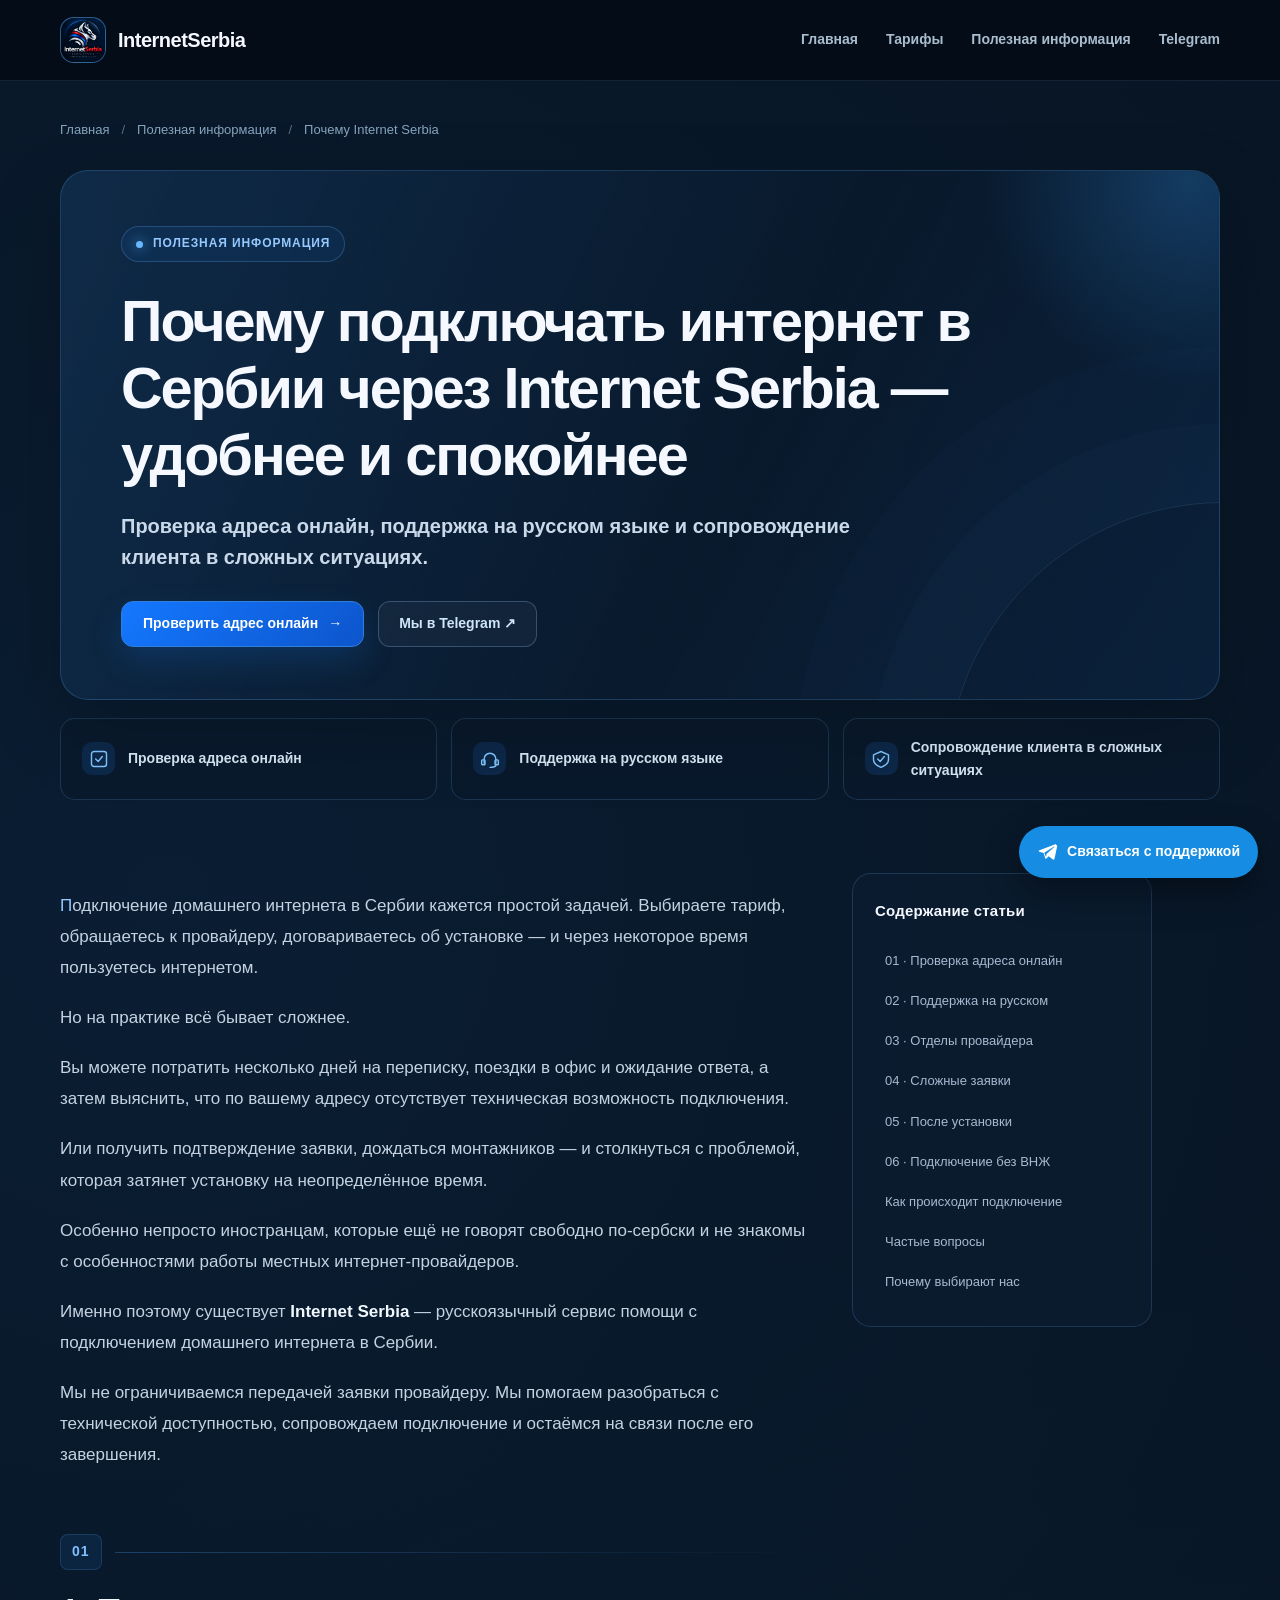
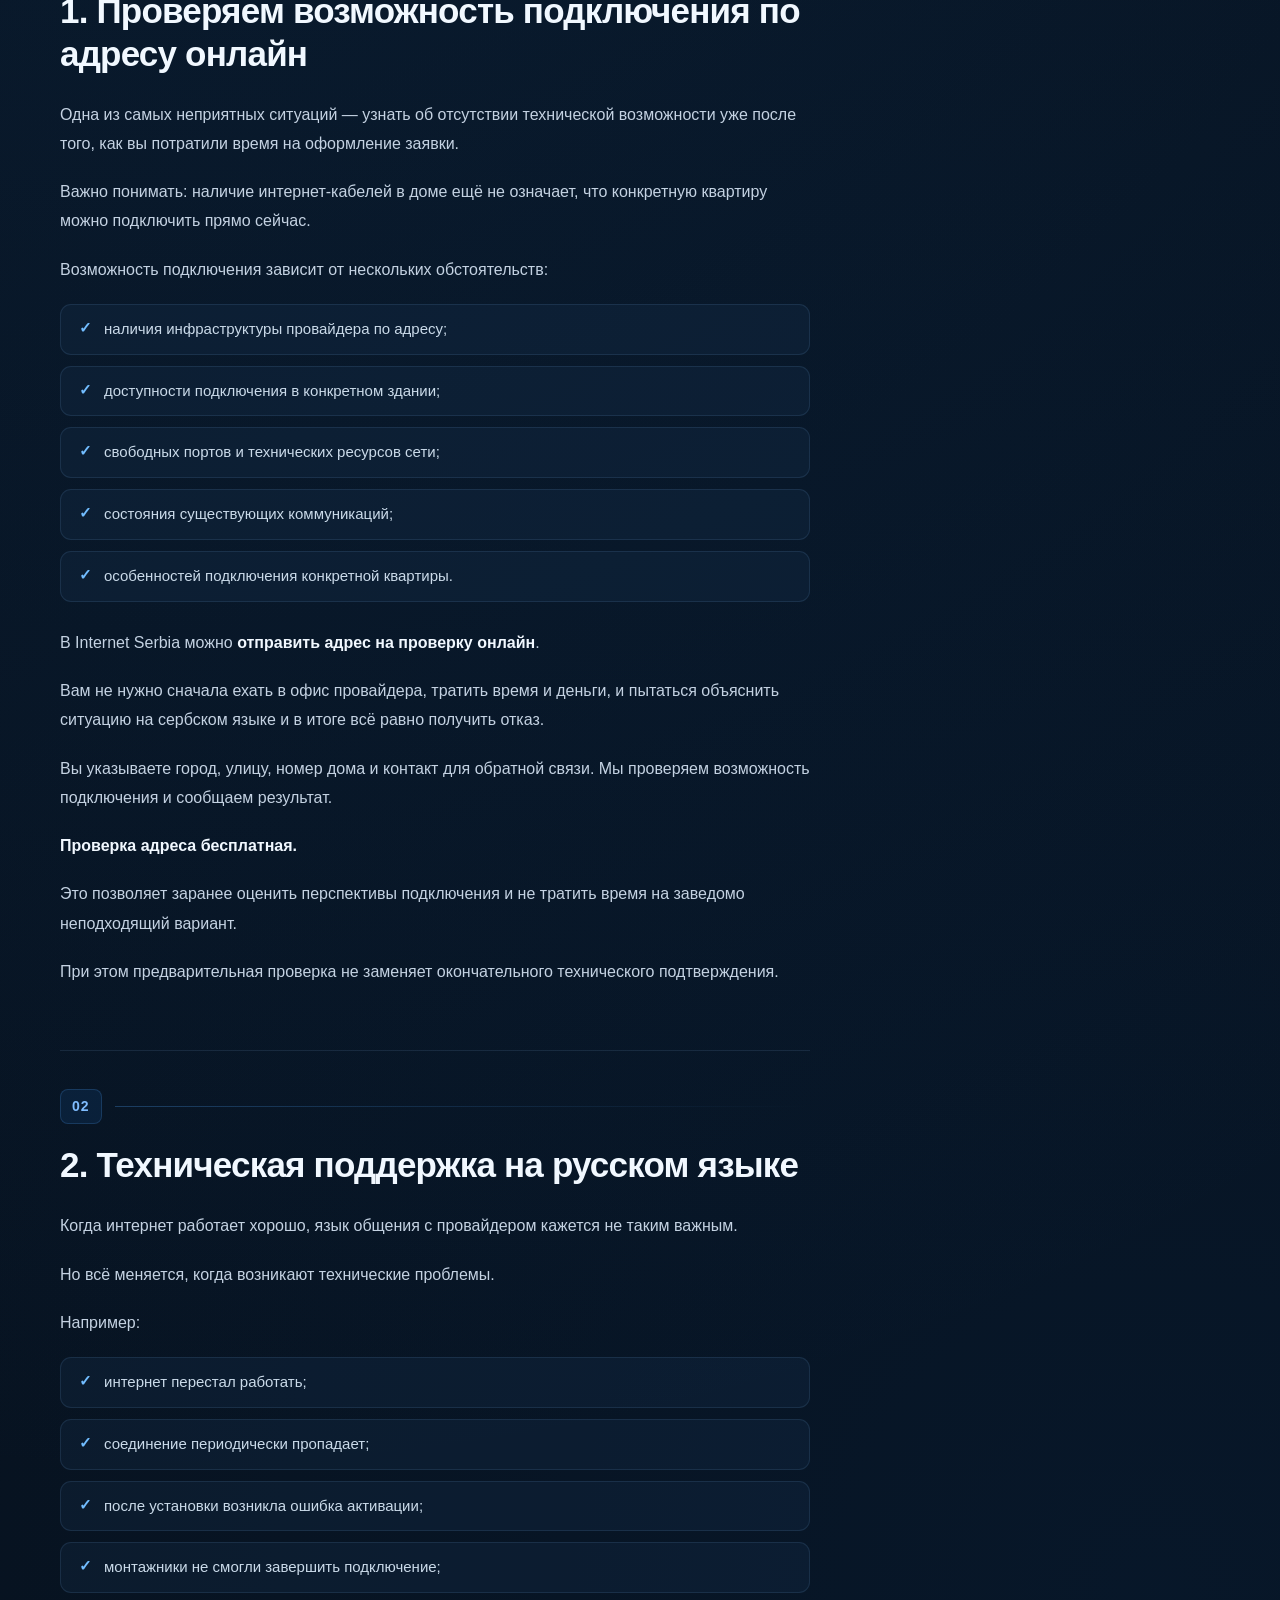
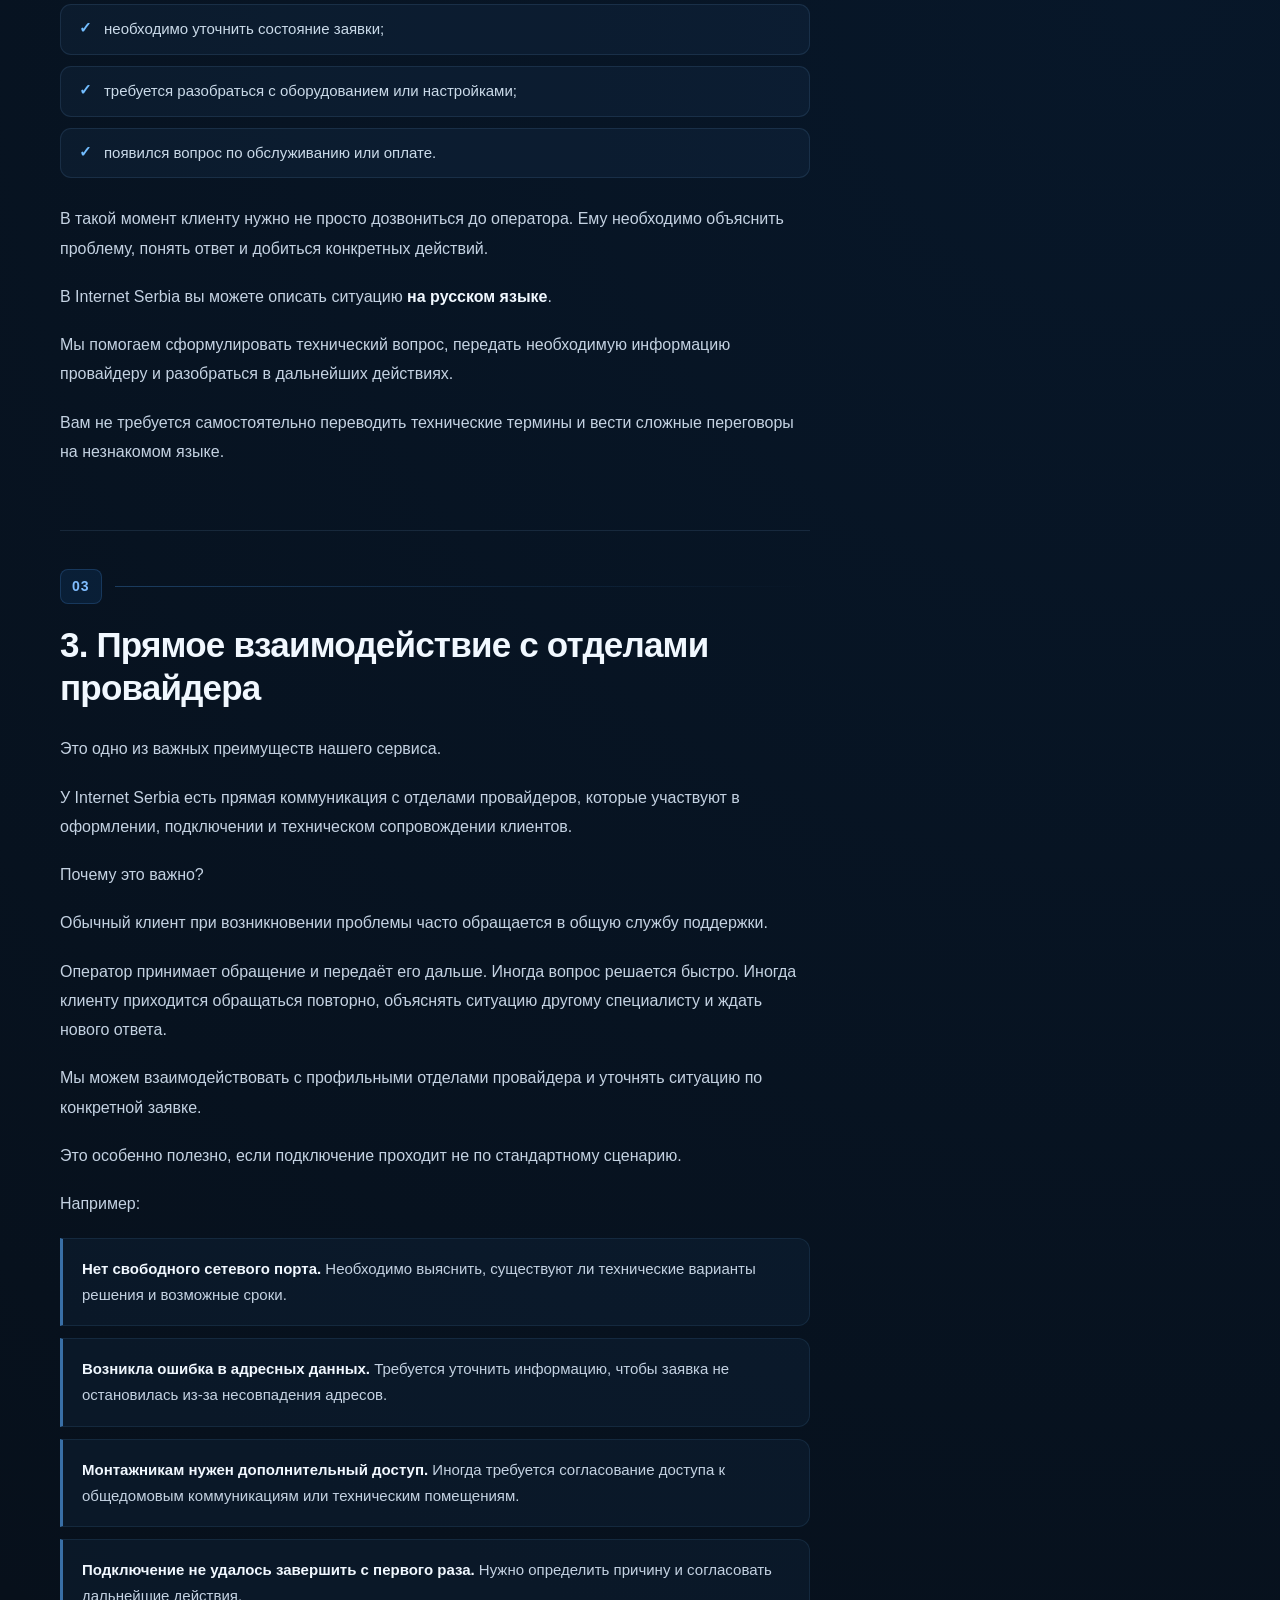
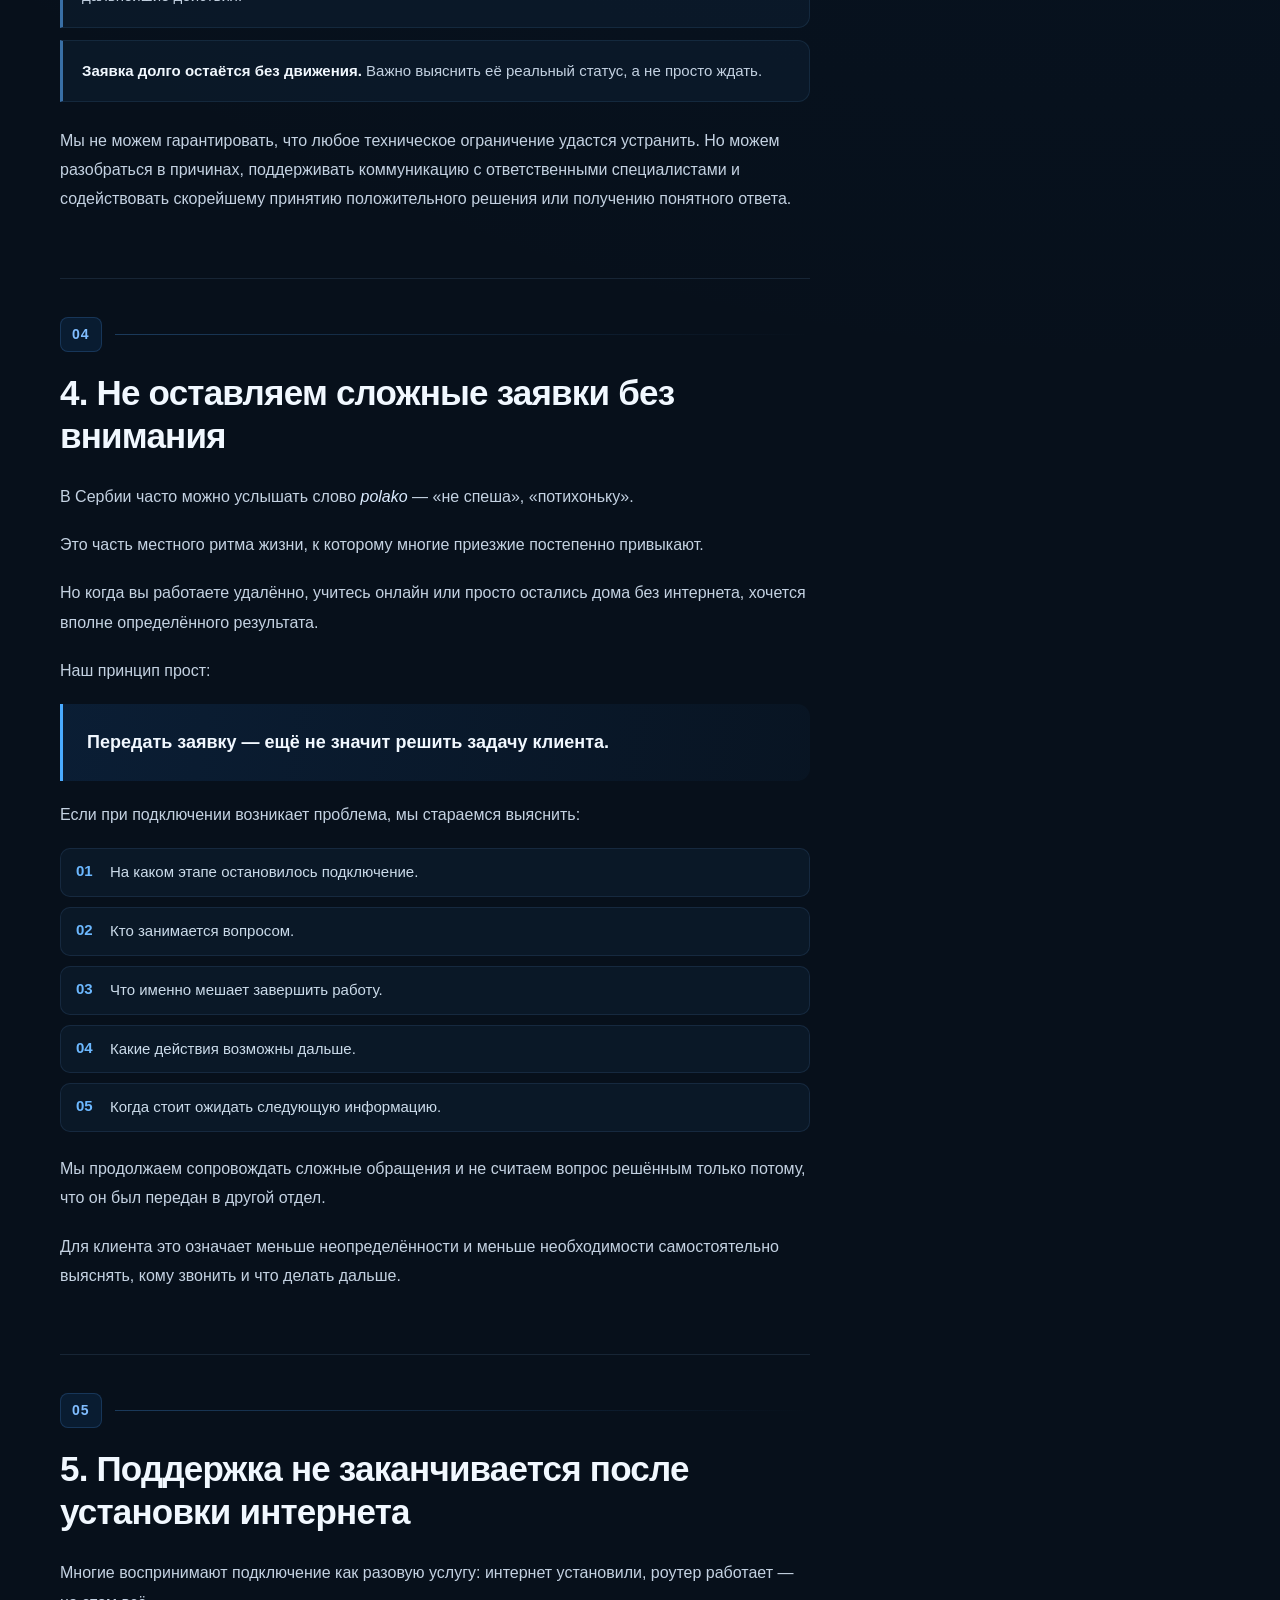
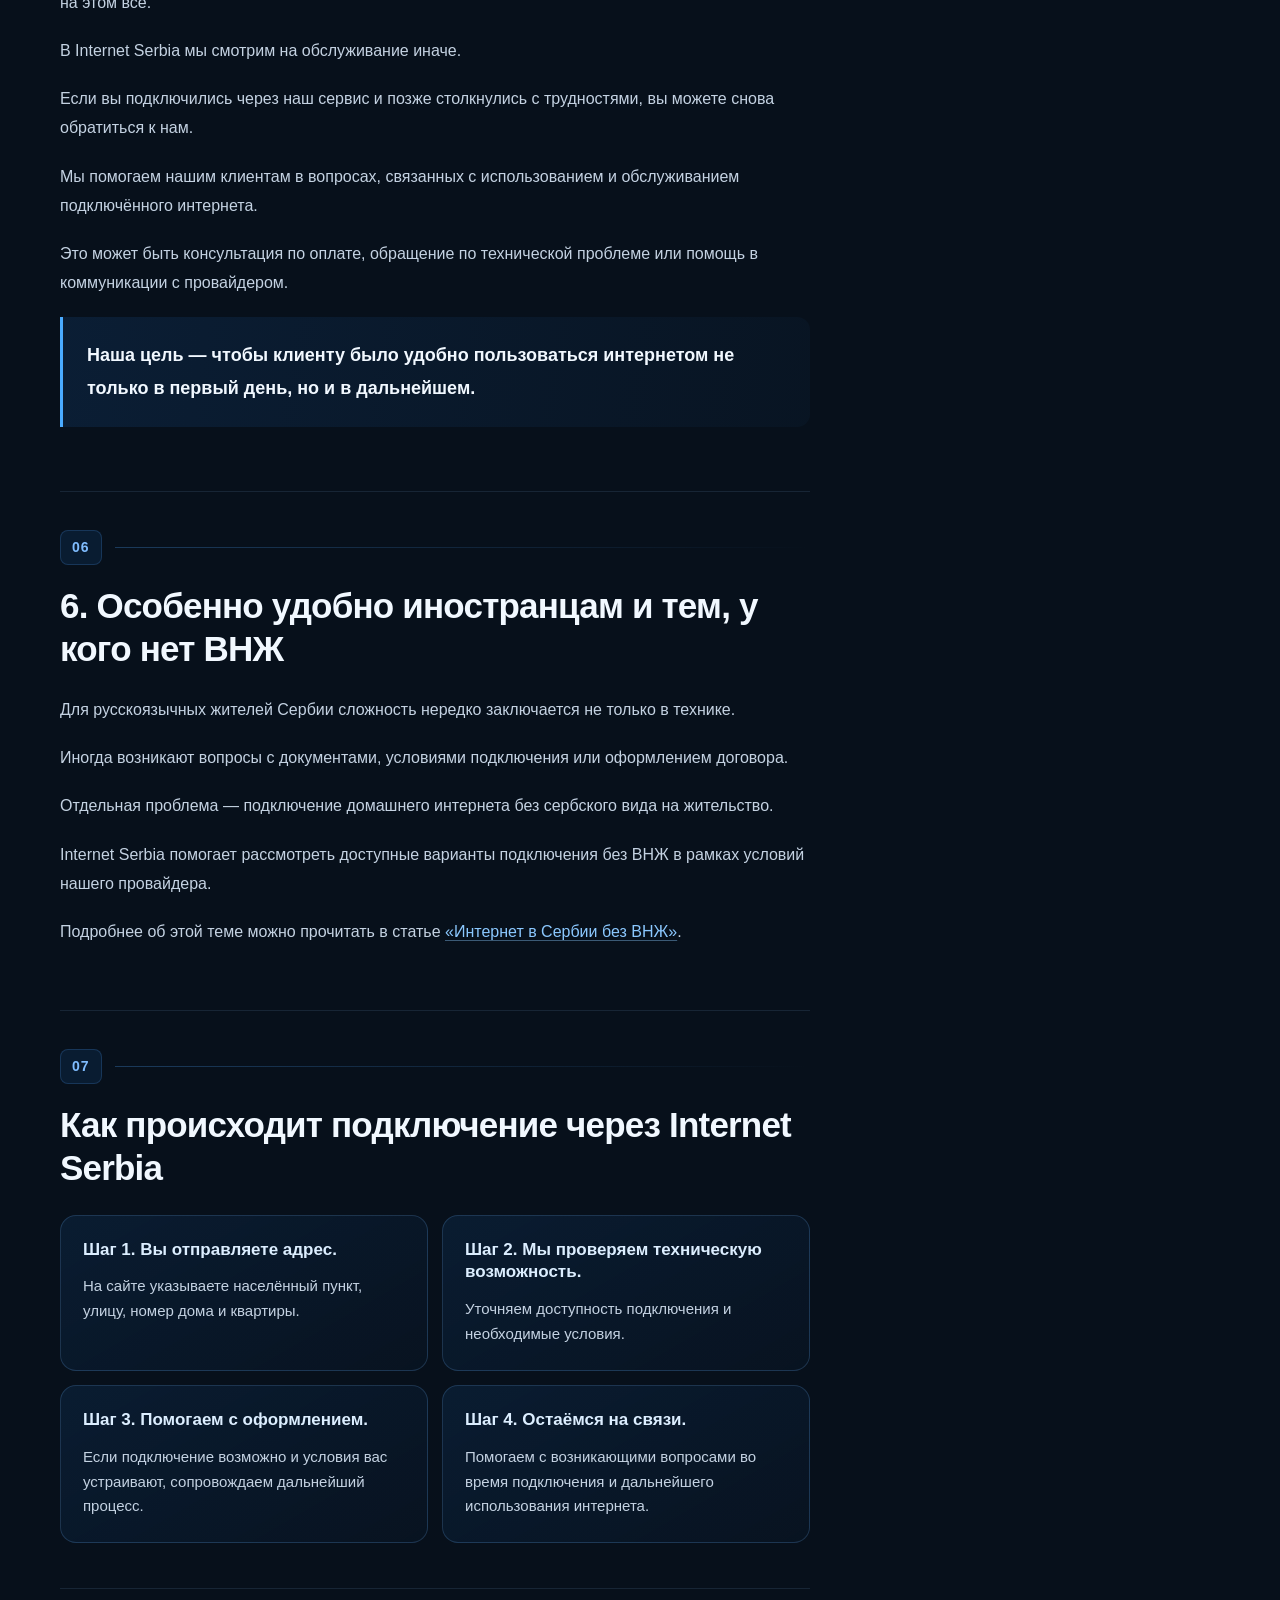
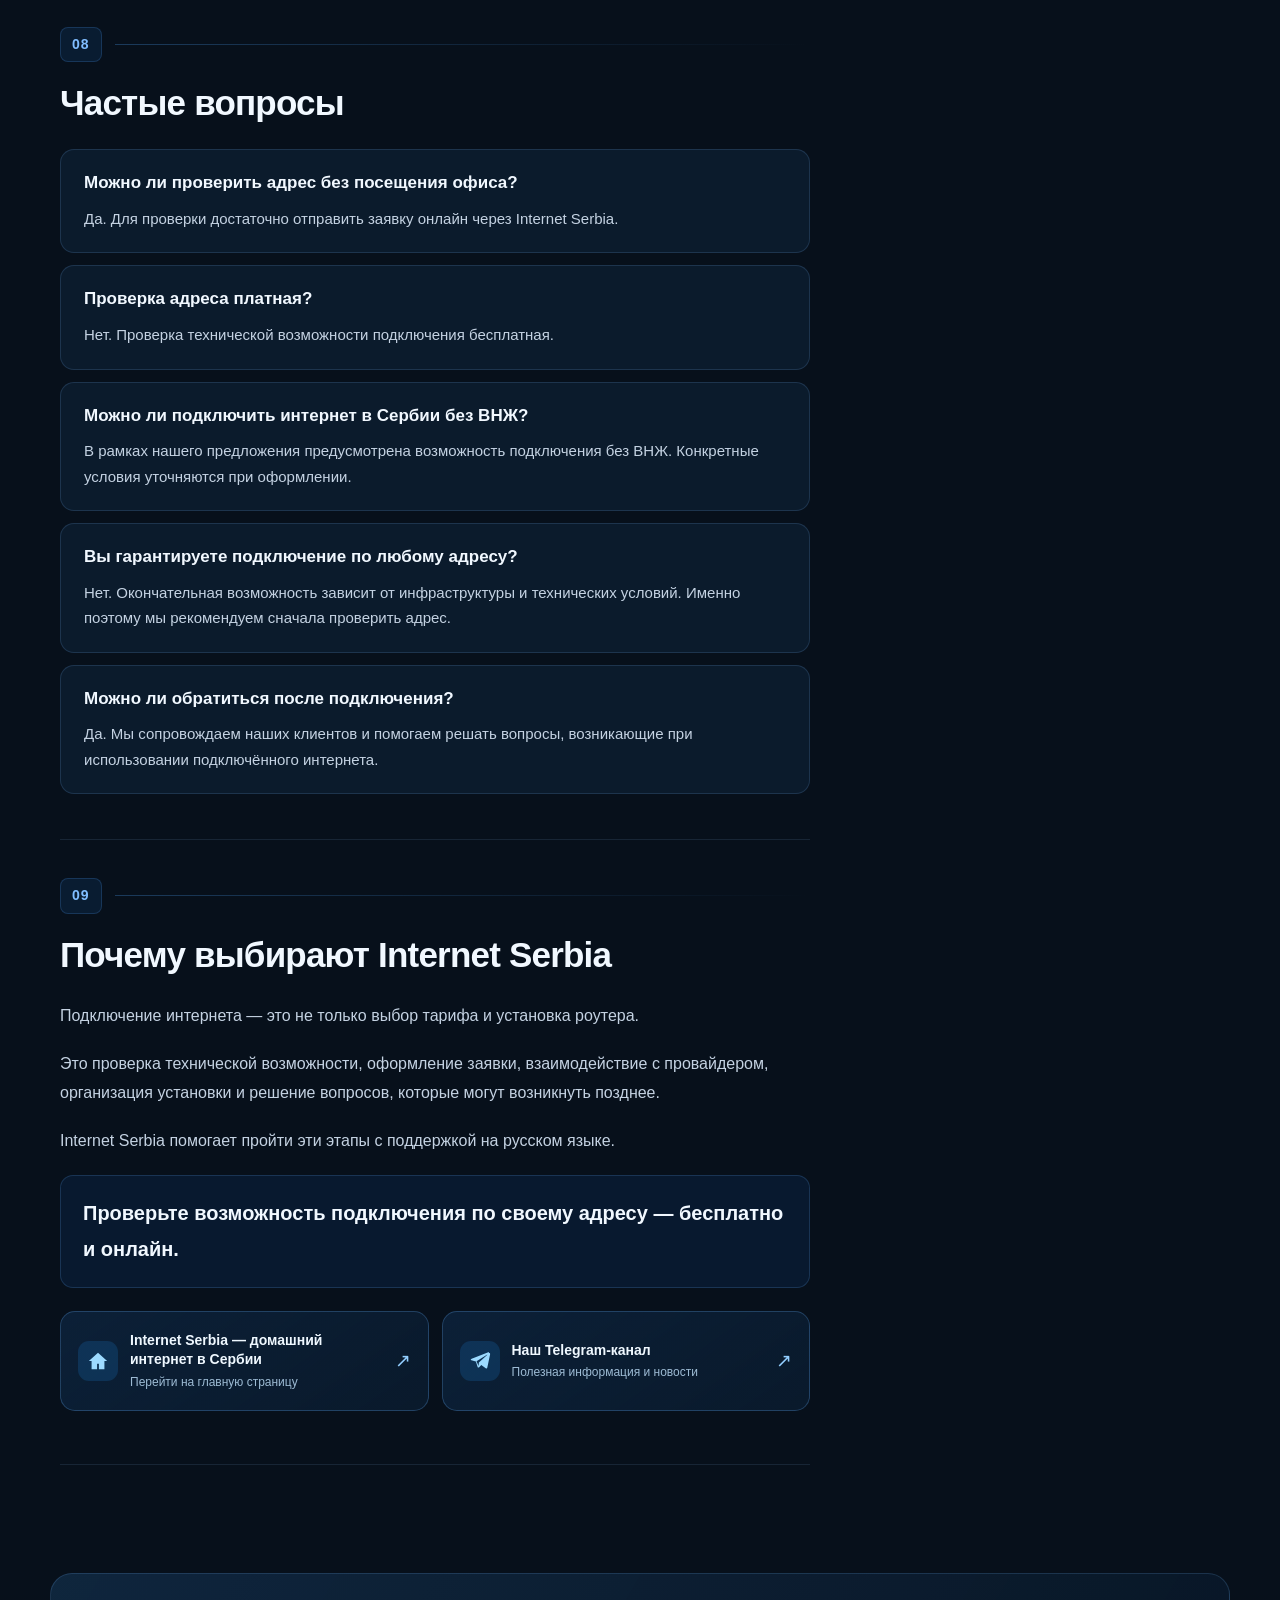
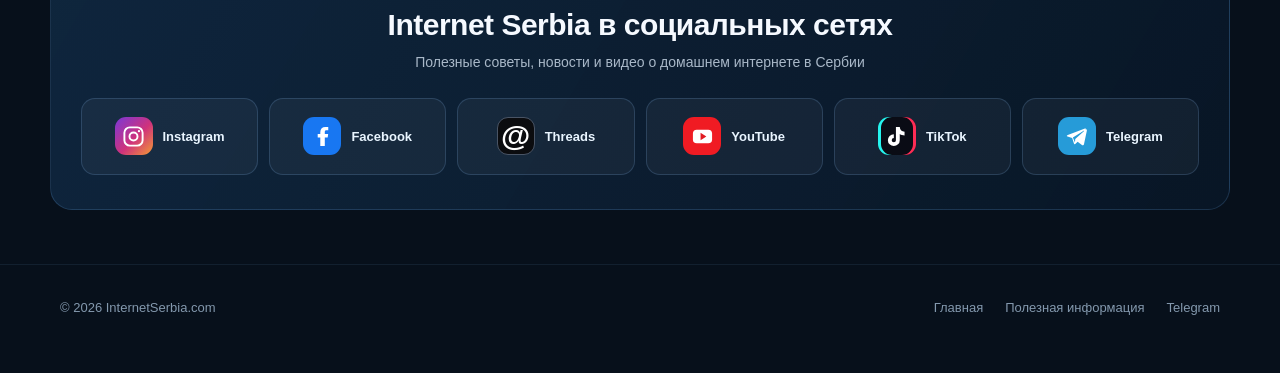
<file: pochemu-vybrat-internet-serbia.html>
<!DOCTYPE html>
<html lang="ru">
<head>
  <meta charset="UTF-8">
  <meta name="viewport" content="width=device-width, initial-scale=1.0">  
<link rel="stylesheet" href="socials.css">
<script defer src="socials.js"></script>
  <meta name="theme-color" content="#07101b">
  <meta name="robots" content="index, follow, max-image-preview:large, max-snippet:-1">
  <title>Почему подключать интернет в Сербии через Internet Serbia | Internet Serbia</title>
  <meta name="description" content="Почему подключать домашний интернет в Сербии через Internet Serbia удобнее: проверка адреса онлайн, поддержка на русском, помощь с заявкой без ВНЖ и сопровождение.">
  <link rel="canonical" href="https://internetserbia.com/pochemu-vybrat-internet-serbia.html">
  <link rel="icon" type="image/png" href="logo.png">
  <meta property="og:type" content="article">
  <meta property="og:locale" content="ru_RU">
  <meta property="og:site_name" content="Internet Serbia">
  <meta property="og:title" content="Почему подключать интернет в Сербии через Internet Serbia — удобнее и спокойнее">
  <meta property="og:description" content="Проверка адреса онлайн, поддержка на русском языке и сопровождение клиента в сложных ситуациях.">
  <meta property="og:url" content="https://internetserbia.com/pochemu-vybrat-internet-serbia.html">
  <meta property="og:image" content="https://internetserbia.com/logo.png">
  <meta name="twitter:card" content="summary">
  <script type="application/ld+json">
  {
    "@context": "https://schema.org",
    "@graph": [
      {"@type":"Organization","@id":"https://internetserbia.com/#organization","name":"Internet Serbia","url":"https://internetserbia.com/","logo":"https://internetserbia.com/logo.png","sameAs":["https://t.me/internetserbia"]},
      {"@type":"Article","@id":"https://internetserbia.com/pochemu-vybrat-internet-serbia.html#article","headline":"Почему подключать интернет в Сербии через Internet Serbia — удобнее и спокойнее","description":"Проверка адреса онлайн, поддержка на русском языке и сопровождение клиента в сложных ситуациях.","inLanguage":"ru","author":{"@id":"https://internetserbia.com/#organization"},"publisher":{"@id":"https://internetserbia.com/#organization"},"mainEntityOfPage":"https://internetserbia.com/pochemu-vybrat-internet-serbia.html"},
      {"@type":"BreadcrumbList","itemListElement":[{"@type":"ListItem","position":1,"name":"Главная","item":"https://internetserbia.com/"},{"@type":"ListItem","position":2,"name":"Полезная информация","item":"https://internetserbia.com/articles.html"},{"@type":"ListItem","position":3,"name":"Почему Internet Serbia","item":"https://internetserbia.com/pochemu-vybrat-internet-serbia.html"}]}
    ]
  }
  </script>
  <style>
    :root {
      color-scheme: dark;
      --bg:#07101b;--bg-deep:#060d17;--panel:#0a1829;--panel-2:#0d1e31;
      --text:#f5f9ff;--sub:#c4d2e2;--muted:#95a9be;--blue:#5caeff;
      --blue-strong:#1679f3;--line:rgba(111,183,255,.18);
      --radius:22px;
    }
    *{box-sizing:border-box}
    html{scroll-behavior:smooth;scroll-padding-top:105px}
    body{margin:0;font-family:Arial,Helvetica,sans-serif;color:var(--text);line-height:1.65;
      background:radial-gradient(circle at 13% 9%,rgba(24,98,174,.16),transparent 24%),radial-gradient(circle at 90% 32%,rgba(10,74,144,.12),transparent 29%),var(--bg);overflow-x:hidden}
    a{color:inherit;text-decoration:none}
    img{max-width:100%}
    button{font:inherit}
    .container{width:min(1160px,calc(100% - 44px));margin:0 auto}
    .skip-link{position:absolute;left:15px;top:-100px;background:var(--blue);color:#06111e;padding:9px;z-index:999;border-radius:8px}
    .skip-link:focus{top:10px}
    .site-header{position:sticky;top:0;z-index:40;backdrop-filter:blur(18px);background:rgba(5,13,23,.91);border-bottom:1px solid rgba(135,190,255,.12)}
    .header-inner{min-height:80px;display:flex;justify-content:space-between;align-items:center;gap:24px}
    .brand{display:inline-flex;align-items:center;gap:12px;font-weight:800;font-size:20px;letter-spacing:-.5px;white-space:nowrap}
    .brand-mark{width:46px;height:46px;display:grid;place-items:center;flex:0 0 46px;background:linear-gradient(135deg,#194b79,#123155);border:1px solid rgba(110,182,255,.28);border-radius:14px;position:relative;overflow:hidden}
    .brand-mark svg{position:absolute;width:26px;height:26px;opacity:.8;stroke:#d0edff}
    .brand-mark img{position:relative;z-index:2;width:100%;height:100%;object-fit:contain}
    .header-nav{display:flex;align-items:center;gap:28px;font-size:14px;font-weight:650;color:#a9bdcf}
    .header-nav a:hover,.breadcrumbs a:hover,.inline-link:hover{color:#82c3ff}
    .header-action,.primary-btn{display:inline-flex;align-items:center;justify-content:center;gap:10px;background:linear-gradient(135deg,#1478ff,#0d55cc);color:#fff!important;border:1px solid #307fdd;border-radius:12px;min-height:46px;padding:0 21px;font-size:14px;font-weight:800;box-shadow:0 14px 32px rgba(22,120,240,.19);transition:transform .2s,box-shadow .2s}
    .header-action:hover,.primary-btn:hover{transform:translateY(-2px);box-shadow:0 18px 39px rgba(22,120,240,.26)}
    .hero{padding:38px 0 55px}
    .breadcrumbs{display:flex;align-items:center;gap:12px;flex-wrap:wrap;color:#86a4bd;font-size:13px;margin-bottom:30px}
    .breadcrumbs .sep{color:#58718a}
    .hero-shell{position:relative;overflow:hidden;background:linear-gradient(117deg,rgba(25,70,118,.39),rgba(9,26,45,.8) 58%,rgba(14,51,92,.36));border:1px solid rgba(101,181,255,.21);border-radius:28px;padding:55px 60px 52px;box-shadow:0 30px 80px rgba(0,0,0,.19)}
    .hero-shell:before{content:"";position:absolute;width:440px;height:440px;right:-190px;top:-210px;background:radial-gradient(circle,rgba(55,160,255,.23),transparent 66%);pointer-events:none}
    .hero-shell:after{content:"";position:absolute;width:550px;height:550px;right:-280px;bottom:-355px;border:1px solid rgba(135,191,255,.13);border-radius:50%;pointer-events:none;box-shadow:0 0 0 78px rgba(68,137,211,.028),0 0 0 155px rgba(68,137,211,.024)}
    .eyebrow{display:inline-flex;align-items:center;gap:10px;color:#95c8ff;border:1px solid rgba(104,174,243,.26);background:rgba(27,108,207,.1);border-radius:30px;padding:7px 14px;font-size:12px;letter-spacing:.9px;font-weight:800;text-transform:uppercase;position:relative;z-index:1;margin-bottom:26px}
    .dot{width:7px;height:7px;border-radius:50%;background:#67b8ff;box-shadow:0 0 13px #5bb4fa}
    h1{font-size:clamp(34px,4.5vw,58px);line-height:1.16;letter-spacing:-2px;max-width:910px;margin:0 0 22px;font-weight:800;position:relative;z-index:1}
    .hero-subtitle{color:#c9d9ea;font-size:clamp(17px,2.15vw,20px);line-height:1.55;max-width:745px;margin:0 0 28px;position:relative;z-index:1}
    .hero-actions{display:flex;gap:14px;align-items:center;flex-wrap:wrap;position:relative;z-index:1}
    .ghost-btn{display:inline-flex;align-items:center;justify-content:center;min-height:46px;padding:0 20px;border:1px solid rgba(143,192,246,.29);background:rgba(255,255,255,.035);border-radius:12px;font-size:14px;font-weight:750;color:#cfe5f8;transition:background .2s}
    .ghost-btn:hover{background:rgba(99,178,255,.11)}
    .benefit-row{display:grid;grid-template-columns:repeat(3,minmax(0,1fr));gap:14px;margin-top:18px}
    .benefit-card{border:1px solid var(--line);background:rgba(10,26,44,.75);border-radius:15px;min-height:73px;padding:17px 21px;display:flex;align-items:center;gap:13px;color:#d9e8f6;font-weight:700;font-size:14px}
    .benefit-icon{display:grid;place-items:center;width:33px;height:33px;flex:0 0 33px;border-radius:10px;background:rgba(35,130,240,.15);color:#83c6ff}
    .benefit-icon svg{width:20px;height:20px;stroke:currentColor;fill:none;stroke-width:1.7;stroke-linecap:round;stroke-linejoin:round}
    .content-grid{display:grid;grid-template-columns:minmax(0,750px) 300px;gap:42px;align-items:start;padding:18px 0 100px}
    .story{min-width:0}
    .story p{color:var(--sub);margin:0 0 19px;font-size:16px;line-height:1.83}
    .story strong{color:#f1f8ff;font-weight:750}
    .story em{color:#dcecff}
    .story a:not(.primary-btn):not(.ghost-btn):not(.contact-link){color:#8bc8ff;text-decoration:underline;text-decoration-color:rgba(139,200,255,.4);text-underline-offset:3px}
    .intro{padding:17px 0 7px}
    .intro p{font-size:17px}
    .intro p:first-child:first-letter{color:#94cafe}
    .article-section{padding:38px 0 45px;border-bottom:1px solid rgba(139,186,235,.12)}
    .section-top{display:flex;align-items:center;gap:13px;margin-bottom:19px}
    .section-index{font-size:14px;letter-spacing:1px;font-weight:800;color:#80bdff;background:rgba(28,100,183,.15);border:1px solid rgba(79,153,237,.21);padding:5px 11px;border-radius:8px}
    .section-line{height:1px;flex:1;background:linear-gradient(90deg,rgba(72,156,240,.3),transparent)}
    .story h2{font-size:clamp(25px,3vw,35px);letter-spacing:-.8px;line-height:1.23;margin:0 0 25px;scroll-margin-top:100px;color:#f3f8ff}
    .feature-list{list-style:none;display:grid;gap:11px;margin:20px 0 26px;padding:0}
    .feature-list li{position:relative;padding:12px 15px 12px 43px;border:1px solid rgba(126,180,231,.13);border-radius:11px;background:rgba(25,55,83,.25);color:#cadae9;font-size:15px}
    .feature-list li:before{content:"✓";color:#72bdff;font-weight:900;position:absolute;left:18px;top:11px}
    .cases{display:grid;gap:12px;margin:18px 0 24px}
    .case{border:1px solid rgba(99,157,217,.13);border-left:3px solid rgba(88,167,244,.62);border-radius:0 12px 12px 0;background:rgba(21,49,76,.25);padding:17px 19px}
    .case p{margin:0;font-size:15px;line-height:1.75}
    .accent-quote{padding:22px 24px!important;border-left:3px solid #4aabff;background:linear-gradient(100deg,rgba(30,108,197,.15),rgba(15,43,73,.17));border-radius:0 13px 13px 0;font-size:18px!important;color:#eff7ff!important}
    .numbered-list{list-style:none;counter-reset:steps;display:grid;gap:10px;margin:14px 0 22px;padding:0}
    .numbered-list li{counter-increment:steps;position:relative;padding:11px 14px 11px 49px;color:#cbdbea;background:rgba(21,49,76,.25);border:1px solid rgba(109,163,219,.13);border-radius:10px;font-size:15px}
    .numbered-list li:before{content:counter(steps,decimal-leading-zero);position:absolute;left:15px;top:10px;font-weight:800;color:#6cb8ff}
    .steps{list-style:none;padding:0;display:grid;grid-template-columns:repeat(2,minmax(0,1fr));gap:14px;margin:0}
    .step-card{border:1px solid rgba(105,171,236,.21);background:linear-gradient(150deg,rgba(20,73,130,.22),rgba(10,23,40,.44));padding:23px 22px;border-radius:16px}
    .step-title{font-size:17px;font-weight:800;line-height:1.35;color:#dceeff;margin:0 0 13px}
    .step-title strong{color:inherit}
    .step-card p{font-size:15px;margin:0;line-height:1.65}
    .faq-list{display:grid;gap:12px}
    .faq-item{padding:21px 23px;background:rgba(17,43,70,.42);border:1px solid rgba(110,167,228,.18);border-radius:14px}
    .faq-item h3{font-size:17px;line-height:1.45;color:#f0f7ff;margin:0 0 10px}
    .faq-item p{font-size:15px;line-height:1.7;margin:0}
    .last-statement{font-size:20px!important;color:#e6f4ff!important;padding:19px 22px;background:rgba(20,105,206,.11);border:1px solid rgba(89,161,235,.2);border-radius:13px}
    /* Кнопки со ссылками вместо необработанных URL */
    .contact-links{display:grid;grid-template-columns:repeat(2,minmax(0,1fr));gap:13px;margin:23px 0 8px}
    .contact-link{display:flex;gap:12px;align-items:center;min-width:0;padding:19px 17px;border:1px solid rgba(104,179,253,.25);border-radius:15px;background:linear-gradient(145deg,rgba(32,102,178,.19),rgba(11,30,51,.7));color:#edf7ff!important;text-decoration:none!important;transition:background .2s,border-color .2s,transform .2s}
    .contact-link:hover{background:rgba(33,103,173,.28);border-color:rgba(113,198,255,.5);transform:translateY(-2px)}
    .contact-link-icon{display:grid;place-items:center;width:40px;height:40px;flex:0 0 40px;border-radius:11px;background:rgba(28,137,227,.19);color:#9cdaff}
    .contact-link-icon svg{width:22px;height:22px;fill:currentColor}
    .contact-link-label{flex:1;min-width:0;line-height:1.4}
    .contact-link-label strong{display:block;font-size:14px;color:#eff8ff}
    .contact-link-label small{display:block;color:#9dbbd4;font-size:12px;margin-top:4px}
    .contact-link-arrow{font-size:19px;color:#92ceff}
    /* Плавающая поддержка — как на главной странице */
    .support-float{position:fixed;right:22px;bottom:22px;z-index:200;min-height:52px;padding:0 18px;border-radius:999px;display:flex;align-items:center;gap:9px;background:#168de2;color:#fff;font-weight:800;font-size:14px;text-decoration:none!important;box-shadow:0 14px 35px rgba(0,0,0,.38);transition:transform .2s}
    .support-float:hover{transform:translateY(-3px)}
    .support-float svg{width:21px;height:21px;fill:currentColor}

    .sidebar{position:sticky;top:113px}
    .sidebar-card{background:rgba(11,29,49,.74);border:1px solid rgba(110,173,243,.19);border-radius:19px;padding:25px 22px}
    .sidebar-title{font-size:15px;font-weight:800;margin:0 0 18px;letter-spacing:.2px}
    .sidebar-nav{display:grid;gap:3px}
    .sidebar-nav a{color:#a7bad0;font-size:13px;line-height:1.48;border-radius:8px;padding:9px 10px;transition:all .2s}
    .sidebar-nav a:hover,.sidebar-nav a:focus-visible{color:#dfefff;background:rgba(78,147,225,.11)}
    .sidebar .divider{border:0;border-top:1px solid var(--line);margin:20px 0}
    .sidebar .small-copy{color:#9eb5c9;font-size:13px;line-height:1.7;margin:0 0 18px}
    .sidebar .primary-btn{width:100%;padding:0 11px;font-size:13px}
    .bottom-banner{border:1px solid rgba(90,170,251,.27);background:linear-gradient(135deg,rgba(30,103,191,.23),rgba(8,28,49,.9));padding:36px;border-radius:22px;display:flex;justify-content:space-between;align-items:center;gap:20px;margin-top:34px}
    .bottom-banner h2{font-size:25px;margin:0 0 5px;line-height:1.3}
    .bottom-banner p{color:#bbd0e4;font-size:14px;margin:0;line-height:1.6}
    .bottom-banner .primary-btn{flex-shrink:0}
    .site-footer{border-top:1px solid rgba(120,174,226,.1);padding:32px 0 55px;color:#8398ad;font-size:13px}
    .footer-inner{display:flex;align-items:center;justify-content:space-between;flex-wrap:wrap;gap:12px}
    .footer-links{display:flex;flex-wrap:wrap;gap:22px}
    .footer-links a:hover{color:#c1e2ff}
    :focus-visible{outline:2px solid #8ecbff;outline-offset:4px}
    @media(max-width:1080px){.content-grid{grid-template-columns:minmax(0,1fr) 250px;gap:25px}.hero-shell{padding:43px}.sidebar-card{padding:19px 15px}}
    @media(max-width:850px){.header-nav{display:none}.content-grid{grid-template-columns:1fr;gap:0}.sidebar{display:none}.hero{padding-top:23px}.benefit-row{grid-template-columns:1fr 1fr}.benefit-card:last-child{grid-column:1 / -1}}
    @media(max-width:700px){.contact-links{grid-template-columns:1fr}}
    @media(max-width:560px){.container{width:min(100% - 28px,1160px)}.header-inner{min-height:67px;gap:10px}.brand{font-size:17px;gap:9px}.brand-mark{width:39px;height:39px;flex-basis:39px;border-radius:11px}.header-action{min-height:40px;padding:0 12px;font-size:12px}.hero{padding:16px 0 37px}.breadcrumbs{font-size:12px;gap:8px;margin:0 0 21px}.hero-shell{padding:30px 23px;border-radius:19px}.eyebrow{font-size:10px;padding:6px 10px;margin-bottom:20px}h1{font-size:32px;letter-spacing:-1.15px}.hero-subtitle{font-size:16px;line-height:1.6}.hero-actions{flex-direction:column;align-items:stretch}.primary-btn,.ghost-btn{width:100%}.benefit-row{grid-template-columns:1fr;gap:9px}.benefit-card,.benefit-card:last-child{grid-column:auto;min-height:58px;padding:12px 15px}.content-grid{padding:0 0 55px}.intro{padding-top:0}.story p,.intro p{font-size:15.5px;line-height:1.8}.article-section{padding:28px 0 36px}.story h2{font-size:26px}.steps{grid-template-columns:1fr}.bottom-banner{padding:25px 21px;flex-direction:column;align-items:stretch}.bottom-banner h2{font-size:24px}.site-footer{padding-bottom:35px}}
    @media(max-width:560px){.support-float{right:14px;bottom:14px;min-height:48px;padding:0 15px;font-size:13px}.site-footer{padding-bottom:94px}}
    @media(prefers-reduced-motion:reduce){html{scroll-behavior:auto}.primary-btn,.header-action{transition:none}}
  </style>
</head>
<body>
  <a class="skip-link" href="#main">К содержимому</a>
  <header class="site-header">
    <div class="container header-inner">
      <a class="brand" href="index.html" aria-label="Internet Serbia — на главную">
        <span class="brand-mark"><svg viewBox="0 0 24 24" aria-hidden="true"><path d="M3 9a14 14 0 0 1 18 0M6 12.5a10 10 0 0 1 12 0M9 16a5 5 0 0 1 6 0M12 19.5h.01"/></svg><img src="logo.png" alt="" loading="eager"></span>
        <span>InternetSerbia</span>
      </a>
      <nav class="header-nav" aria-label="Основная навигация">
        <a href="index.html">Главная</a>
        <a href="tariffs.html">Тарифы</a>
        <a href="articles.html">Полезная информация</a>
        <a href="https://t.me/internetserbia" target="_blank" rel="noopener noreferrer">Telegram</a>
      </nav>
    </div>
  </header>
  <main id="main">
    <section class="hero">
      <div class="container">
        <nav class="breadcrumbs" aria-label="Навигационная цепочка"><a href="index.html">Главная</a><span class="sep">/</span><a href="articles.html">Полезная информация</a><span class="sep">/</span><span aria-current="page">Почему Internet Serbia</span></nav>
        <div class="hero-shell">
          <div class="eyebrow"><span class="dot" aria-hidden="true"></span> ПОЛЕЗНАЯ ИНФОРМАЦИЯ</div>
          <h1><strong>Почему подключать интернет в Сербии через Internet Serbia — удобнее и спокойнее</strong></h1>
          <p class="hero-subtitle"><strong>Проверка адреса онлайн, поддержка на русском языке и сопровождение клиента в сложных ситуациях.</strong></p>
          <div class="hero-actions"><a class="primary-btn" href="index.html#check">Проверить адрес онлайн <span aria-hidden="true">→</span></a><a class="ghost-btn" href="https://t.me/internetserbia" target="_blank" rel="noopener noreferrer">Мы в Telegram ↗</a></div>
        </div>
        <div class="benefit-row" aria-label="Основные преимущества">
          <div class="benefit-card"><span class="benefit-icon"><svg viewBox="0 0 24 24"><rect x="3" y="3" width="18" height="18" rx="3"/><path d="m8 12 3 3 5-6"/></svg></span>Проверка адреса онлайн</div>
          <div class="benefit-card"><span class="benefit-icon"><svg viewBox="0 0 24 24"><path d="M5 17v-5a7 7 0 0 1 14 0v5"/><rect x="2" y="13" width="4" height="6" rx="1"/><rect x="18" y="13" width="4" height="6" rx="1"/><path d="M19 20c-1 2-4 2-7 2"/></svg></span>Поддержка на русском языке</div>
          <div class="benefit-card"><span class="benefit-icon"><svg viewBox="0 0 24 24"><path d="M12 3 3 7v6c0 5 4 7 9 9 5-2 9-4 9-9V7Z"/><path d="m8 12 3 3 5-6"/></svg></span>Сопровождение клиента в сложных ситуациях</div>
        </div>
      </div>
    </section>
    <div class="container content-grid">
      <article class="story" aria-label="Статья об Internet Serbia">
        <div class="intro"><p>Подключение домашнего интернета в Сербии кажется простой задачей. Выбираете тариф, обращаетесь к провайдеру, договариваетесь об установке — и через некоторое время пользуетесь интернетом.</p>
<p>Но на практике всё бывает сложнее.</p>
<p>Вы можете потратить несколько дней на переписку, поездки в офис и ожидание ответа, а затем выяснить, что по вашему адресу отсутствует техническая возможность подключения.</p>
<p>Или получить подтверждение заявки, дождаться монтажников — и столкнуться с проблемой, которая затянет установку на неопределённое время.</p>
<p>Особенно непросто иностранцам, которые ещё не говорят свободно по-сербски и не знакомы с особенностями работы местных интернет-провайдеров.</p>
<p>Именно поэтому существует <strong>Internet Serbia</strong> — русскоязычный сервис помощи с подключением домашнего интернета в Сербии.</p>
<p>Мы не ограничиваемся передачей заявки провайдеру. Мы помогаем разобраться с технической доступностью, сопровождаем подключение и остаёмся на связи после его завершения.</p></div>
        <section class="article-section" aria-labelledby="address"><div class="section-top"><span class="section-index" aria-hidden="true">01</span><span class="section-line" aria-hidden="true"></span></div><h2 id="address"><strong>1. Проверяем возможность подключения по адресу онлайн</strong></h2><p>Одна из самых неприятных ситуаций — узнать об отсутствии технической возможности уже после того, как вы потратили время на оформление заявки.</p>
<p>Важно понимать: наличие интернет-кабелей в доме ещё не означает, что конкретную квартиру можно подключить прямо сейчас.</p>
<p>Возможность подключения зависит от нескольких обстоятельств:</p><ul class="feature-list">
<li>наличия инфраструктуры провайдера по адресу;</li>
<li>доступности подключения в конкретном здании;</li>
<li>свободных портов и технических ресурсов сети;</li>
<li>состояния существующих коммуникаций;</li>
<li>особенностей подключения конкретной квартиры.</li>
</ul><p>В Internet Serbia можно <strong>отправить адрес на проверку онлайн</strong>.</p>
<p>Вам не нужно сначала ехать в офис провайдера, тратить время и деньги, и пытаться объяснить ситуацию на сербском языке и в итоге всё равно получить отказ.</p>
<p>Вы указываете город, улицу, номер дома и контакт для обратной связи. Мы проверяем возможность подключения и сообщаем результат.</p>
<p><strong>Проверка адреса бесплатная.</strong></p>
<p>Это позволяет заранее оценить перспективы подключения и не тратить время на заведомо неподходящий вариант.</p>
<p>При этом предварительная проверка не заменяет окончательного технического подтверждения.</p></section>
        <section class="article-section" aria-labelledby="russian"><div class="section-top"><span class="section-index" aria-hidden="true">02</span><span class="section-line" aria-hidden="true"></span></div><h2 id="russian"><strong>2. Техническая поддержка на русском языке</strong></h2><p>Когда интернет работает хорошо, язык общения с провайдером кажется не таким важным.</p>
<p>Но всё меняется, когда возникают технические проблемы.</p>
<p>Например:</p><ul class="feature-list">
<li>интернет перестал работать;</li>
<li>соединение периодически пропадает;</li>
<li>после установки возникла ошибка активации;</li>
<li>монтажники не смогли завершить подключение;</li>
<li>необходимо уточнить состояние заявки;</li>
<li>требуется разобраться с оборудованием или настройками;</li>
<li>появился вопрос по обслуживанию или оплате.</li>
</ul><p>В такой момент клиенту нужно не просто дозвониться до оператора. Ему необходимо объяснить проблему, понять ответ и добиться конкретных действий.</p>
<p>В Internet Serbia вы можете описать ситуацию <strong>на русском языке</strong>.</p>
<p>Мы помогаем сформулировать технический вопрос, передать необходимую информацию провайдеру и разобраться в дальнейших действиях.</p>
<p>Вам не требуется самостоятельно переводить технические термины и вести сложные переговоры на незнакомом языке.</p></section>
        <section class="article-section" aria-labelledby="departments"><div class="section-top"><span class="section-index" aria-hidden="true">03</span><span class="section-line" aria-hidden="true"></span></div><h2 id="departments"><strong>3. Прямое взаимодействие с отделами провайдера</strong></h2><p>Это одно из важных преимуществ нашего сервиса.</p>
<p>У Internet Serbia есть прямая коммуникация с отделами провайдеров, которые участвуют в оформлении, подключении и техническом сопровождении клиентов.</p>
<p>Почему это важно?</p>
<p>Обычный клиент при возникновении проблемы часто обращается в общую службу поддержки.</p>
<p>Оператор принимает обращение и передаёт его дальше. Иногда вопрос решается быстро. Иногда клиенту приходится обращаться повторно, объяснять ситуацию другому специалисту и ждать нового ответа.</p>
<p>Мы можем взаимодействовать с профильными отделами провайдера и уточнять ситуацию по конкретной заявке.</p>
<p>Это особенно полезно, если подключение проходит не по стандартному сценарию.</p>
<p>Например:</p><div class="cases"><div class="case"><p><strong>Нет свободного сетевого порта.</strong> Необходимо выяснить, существуют ли технические варианты решения и возможные сроки.</p></div><div class="case"><p><strong>Возникла ошибка в адресных данных.</strong> Требуется уточнить информацию, чтобы заявка не остановилась из-за несовпадения адресов.</p></div><div class="case"><p><strong>Монтажникам нужен дополнительный доступ.</strong> Иногда требуется согласование доступа к общедомовым коммуникациям или техническим помещениям.</p></div><div class="case"><p><strong>Подключение не удалось завершить с первого раза.</strong> Нужно определить причину и согласовать дальнейшие действия.</p></div><div class="case"><p><strong>Заявка долго остаётся без движения.</strong> Важно выяснить её реальный статус, а не просто ждать.</p></div></div><p>Мы не можем гарантировать, что любое техническое ограничение удастся устранить. Но можем разобраться в причинах, поддерживать коммуникацию с ответственными специалистами и содействовать скорейшему принятию положительного решения или получению понятного ответа.</p></section>
        <section class="article-section" aria-labelledby="care"><div class="section-top"><span class="section-index" aria-hidden="true">04</span><span class="section-line" aria-hidden="true"></span></div><h2 id="care"><strong>4. Не оставляем сложные заявки без внимания</strong></h2><p>В Сербии часто можно услышать слово <em>polako</em> — «не спеша», «потихоньку».</p>
<p>Это часть местного ритма жизни, к которому многие приезжие постепенно привыкают.</p>
<p>Но когда вы работаете удалённо, учитесь онлайн или просто остались дома без интернета, хочется вполне определённого результата.</p>
<p>Наш принцип прост:</p><p class="accent-quote"><strong>Передать заявку — ещё не значит решить задачу клиента.</strong></p><p>Если при подключении возникает проблема, мы стараемся выяснить:</p><ol class="numbered-list"><li>На каком этапе остановилось подключение.</li><li>Кто занимается вопросом.</li><li>Что именно мешает завершить работу.</li><li>Какие действия возможны дальше.</li><li>Когда стоит ожидать следующую информацию.</li></ol><p>Мы продолжаем сопровождать сложные обращения и не считаем вопрос решённым только потому, что он был передан в другой отдел.</p>
<p>Для клиента это означает меньше неопределённости и меньше необходимости самостоятельно выяснять, кому звонить и что делать дальше.</p></section>
        <section class="article-section" aria-labelledby="after"><div class="section-top"><span class="section-index" aria-hidden="true">05</span><span class="section-line" aria-hidden="true"></span></div><h2 id="after"><strong>5. Поддержка не заканчивается после установки интернета</strong></h2><p>Многие воспринимают подключение как разовую услугу: интернет установили, роутер работает — на этом всё.</p>
<p>В Internet Serbia мы смотрим на обслуживание иначе.</p>
<p>Если вы подключились через наш сервис и позже столкнулись с трудностями, вы можете снова обратиться к нам.</p>
<p>Мы помогаем нашим клиентам в вопросах, связанных с использованием и обслуживанием подключённого интернета.</p>
<p>Это может быть консультация по оплате, обращение по технической проблеме или помощь в коммуникации с провайдером.</p><p class="accent-quote"><strong>Наша цель — чтобы клиенту было удобно пользоваться интернетом не только в первый день, но и в дальнейшем.</strong></p></section>
        <section class="article-section" aria-labelledby="residence"><div class="section-top"><span class="section-index" aria-hidden="true">06</span><span class="section-line" aria-hidden="true"></span></div><h2 id="residence"><strong>6. Особенно удобно иностранцам и тем, у кого нет ВНЖ</strong></h2><p>Для русскоязычных жителей Сербии сложность нередко заключается не только в технике.</p>
<p>Иногда возникают вопросы с документами, условиями подключения или оформлением договора.</p>
<p>Отдельная проблема — подключение домашнего интернета без сербского вида на жительство.</p>
<p>Internet Serbia помогает рассмотреть доступные варианты подключения без ВНЖ в рамках условий нашего провайдера.</p>
<p>Подробнее об этой теме можно прочитать в статье <a href="https://internetserbia.com/internet-v-serbii-bez-vnzh.html">«Интернет в Сербии без ВНЖ»</a>.</p></section>
        <section class="article-section" aria-labelledby="steps"><div class="section-top"><span class="section-index" aria-hidden="true">07</span><span class="section-line" aria-hidden="true"></span></div><h2 id="steps"><strong>Как происходит подключение через Internet Serbia</strong></h2><ol class="steps"><li class="step-card"><div class="step-title"><strong>Шаг 1. Вы отправляете адрес.</strong></div><p>На сайте указываете населённый пункт, улицу, номер дома и квартиры.</p></li><li class="step-card"><div class="step-title"><strong>Шаг 2. Мы проверяем техническую возможность.</strong></div><p>Уточняем доступность подключения и необходимые условия.</p></li><li class="step-card"><div class="step-title"><strong>Шаг 3. Помогаем с оформлением.</strong></div><p>Если подключение возможно и условия вас устраивают, сопровождаем дальнейший процесс.</p></li><li class="step-card"><div class="step-title"><strong>Шаг 4. Остаёмся на связи.</strong></div><p>Помогаем с возникающими вопросами во время подключения и дальнейшего использования интернета.</p></li></ol></section>
        <section class="article-section" aria-labelledby="faq"><div class="section-top"><span class="section-index" aria-hidden="true">08</span><span class="section-line" aria-hidden="true"></span></div><h2 id="faq"><strong>Частые вопросы</strong></h2><div class="faq-list"><div class="faq-item"><h3><strong>Можно ли проверить адрес без посещения офиса?</strong></h3><p>Да. Для проверки достаточно отправить заявку онлайн через Internet Serbia.</p></div><div class="faq-item"><h3><strong>Проверка адреса платная?</strong></h3><p>Нет. Проверка технической возможности подключения бесплатная.</p></div><div class="faq-item"><h3><strong>Можно ли подключить интернет в Сербии без ВНЖ?</strong></h3><p>В рамках нашего предложения предусмотрена возможность подключения без ВНЖ. Конкретные условия уточняются при оформлении.</p></div><div class="faq-item"><h3><strong>Вы гарантируете подключение по любому адресу?</strong></h3><p>Нет. Окончательная возможность зависит от инфраструктуры и технических условий. Именно поэтому мы рекомендуем сначала проверить адрес.</p></div><div class="faq-item"><h3><strong>Можно ли обратиться после подключения?</strong></h3><p>Да. Мы сопровождаем наших клиентов и помогаем решать вопросы, возникающие при использовании подключённого интернета.</p></div></div></section>
        <section class="article-section" aria-labelledby="conclusion"><div class="section-top"><span class="section-index" aria-hidden="true">09</span><span class="section-line" aria-hidden="true"></span></div><h2 id="conclusion"><strong>Почему выбирают Internet Serbia</strong></h2><p>Подключение интернета — это не только выбор тарифа и установка роутера.</p>
<p>Это проверка технической возможности, оформление заявки, взаимодействие с провайдером, организация установки и решение вопросов, которые могут возникнуть позднее.</p>
<p>Internet Serbia помогает пройти эти этапы с поддержкой на русском языке.</p><p class="last-statement"><strong>Проверьте возможность подключения по своему адресу — бесплатно и онлайн.</strong></p><div class="contact-links" aria-label="Полезные ссылки">
  <a class="contact-link" href="https://internetserbia.com/">
    <span class="contact-link-icon" aria-hidden="true"><svg viewBox="0 0 24 24"><path d="M12 3 2 12h3v9h6v-6h2v6h6v-9h3L12 3z"/></svg></span>
    <span class="contact-link-label"><strong>Internet Serbia — домашний интернет в Сербии</strong><small>Перейти на главную страницу</small></span>
    <span class="contact-link-arrow" aria-hidden="true">↗</span>
  </a>
  <a class="contact-link" href="https://t.me/internetserbia" target="_blank" rel="noopener noreferrer">
    <span class="contact-link-icon" aria-hidden="true"><svg viewBox="0 0 24 24"><path d="M21.7 2.3 2.9 9.55c-1.28.51-1.27 1.22-.23 1.54l4.82 1.5 1.84 5.72c.22.61.11.86.75.86.49 0 .71-.22.98-.48l2.33-2.27 4.85 3.58c.89.49 1.53.24 1.75-.83l3-14.13c.31-1.3-.49-1.89-1.28-1.54ZM8.25 12.25l10.89-6.87c.54-.33 1.03-.15.63.2l-8.99 8.11-.35 3.76-2.18-5.2Z"/></svg></span>
    <span class="contact-link-label"><strong>Наш Telegram-канал</strong><small>Полезная информация и новости</small></span>
    <span class="contact-link-arrow" aria-hidden="true">↗</span>
  </a>
</div></section>
      </article>
      <aside class="sidebar" aria-label="Навигация по статье">
        <div class="sidebar-card">
          <h2 class="sidebar-title">Содержание статьи</h2>
          <nav class="sidebar-nav" aria-label="Разделы статьи">
            <a href="#address">01 · Проверка адреса онлайн</a>
            <a href="#russian">02 · Поддержка на русском</a>
            <a href="#departments">03 · Отделы провайдера</a>
            <a href="#care">04 · Сложные заявки</a>
            <a href="#after">05 · После установки</a>
            <a href="#residence">06 · Подключение без ВНЖ</a>
            <a href="#steps">Как происходит подключение</a>
            <a href="#faq">Частые вопросы</a>
            <a href="#conclusion">Почему выбирают нас</a>
          </nav>
        </div>
      </aside>
    </div>
  </main>
  <footer class="site-footer"><div class="container footer-inner"><div>© 2026 InternetSerbia.com</div><nav class="footer-links" aria-label="Навигация внизу страницы"><a href="index.html">Главная</a><a href="articles.html">Полезная информация</a><a href="https://t.me/internetserbia" target="_blank" rel="noopener noreferrer">Telegram</a></nav></div></footer>
  <a class="support-float" href="https://t.me/internet_serbia" target="_blank" rel="noopener noreferrer" aria-label="Связаться с поддержкой в Telegram">
    <svg viewBox="0 0 24 24" aria-hidden="true"><path d="M21.7 2.3 2.9 9.55c-1.28.51-1.27 1.22-.23 1.54l4.82 1.5 1.84 5.72c.22.61.11.86.75.86.49 0 .71-.22.98-.48l2.33-2.27 4.85 3.58c.89.49 1.53.24 1.75-.83l3-14.13c.31-1.3-.49-1.89-1.28-1.54ZM8.25 12.25l10.89-6.87c.54-.33 1.03-.15.63.2l-8.99 8.11-.35 3.76-2.18-5.2Z"/></svg>
    <span>Связаться с поддержкой</span>
  </a>
</body>
</html>
</file>
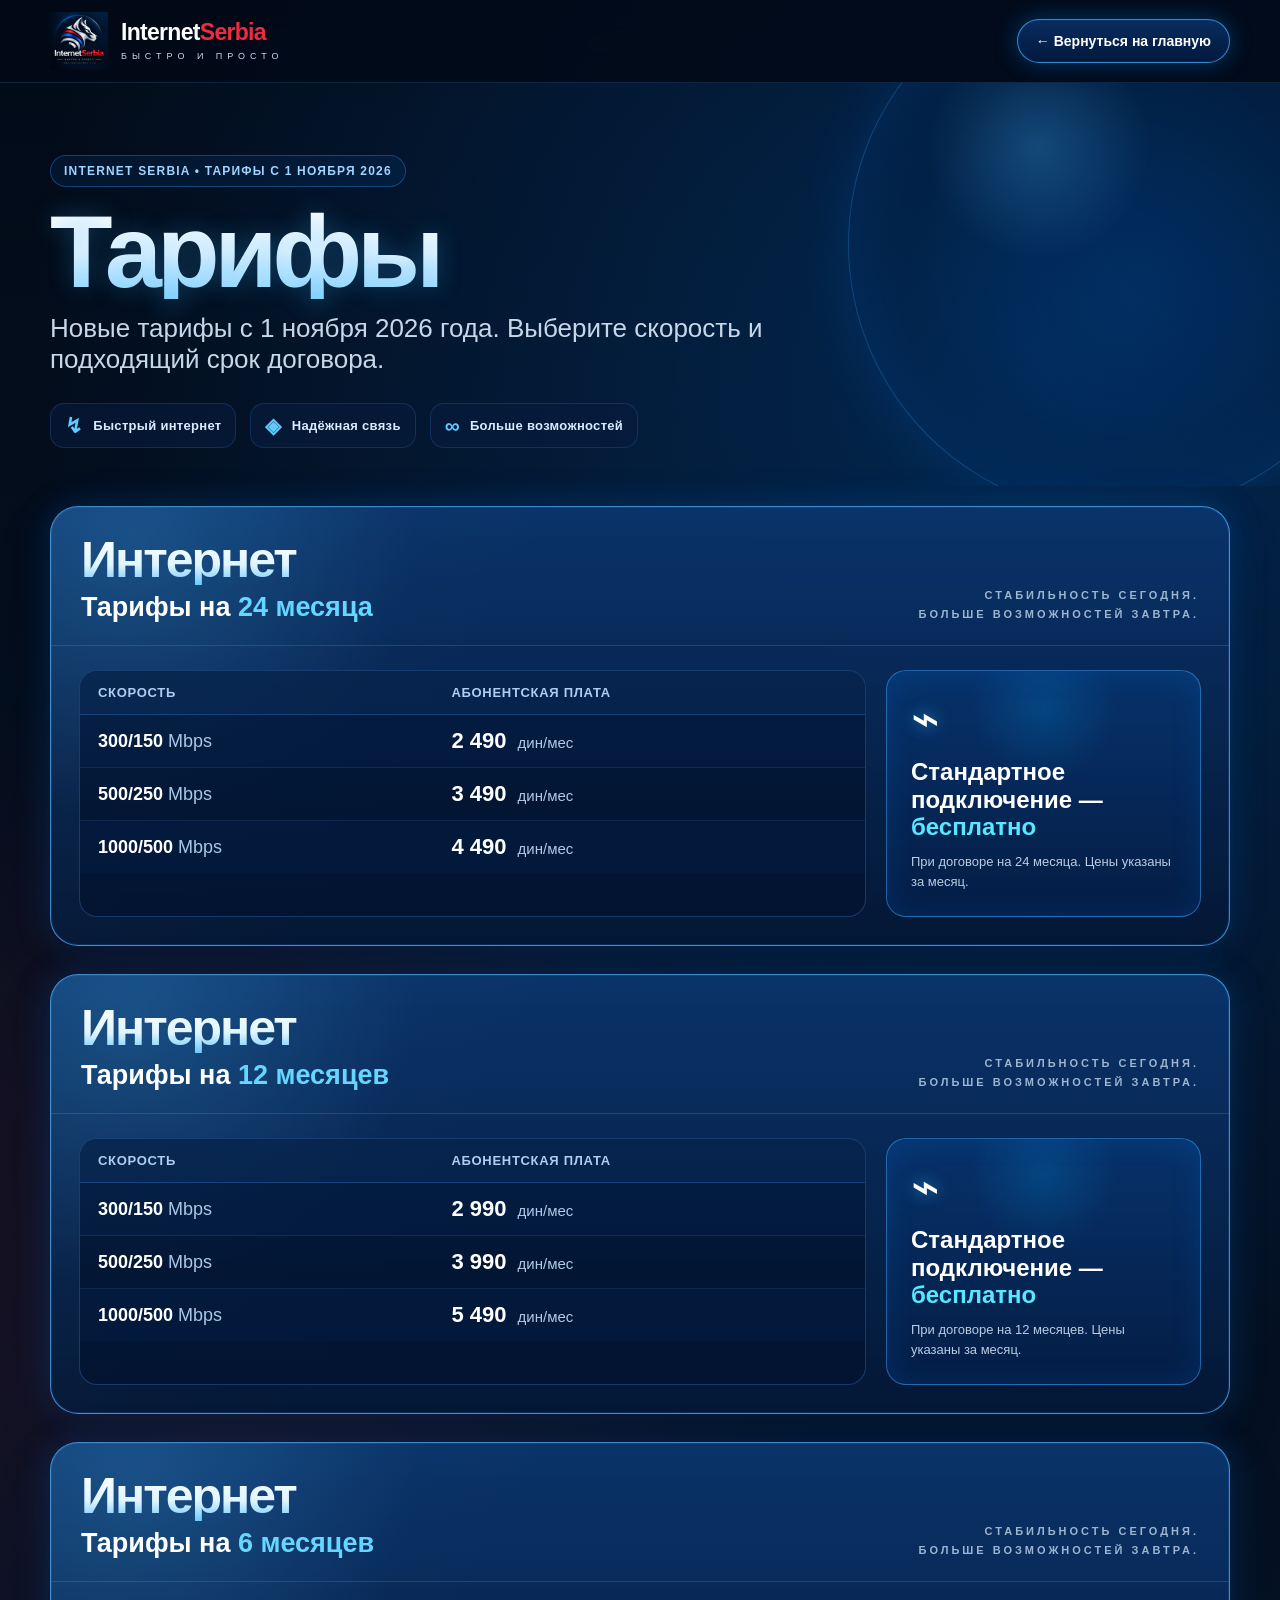
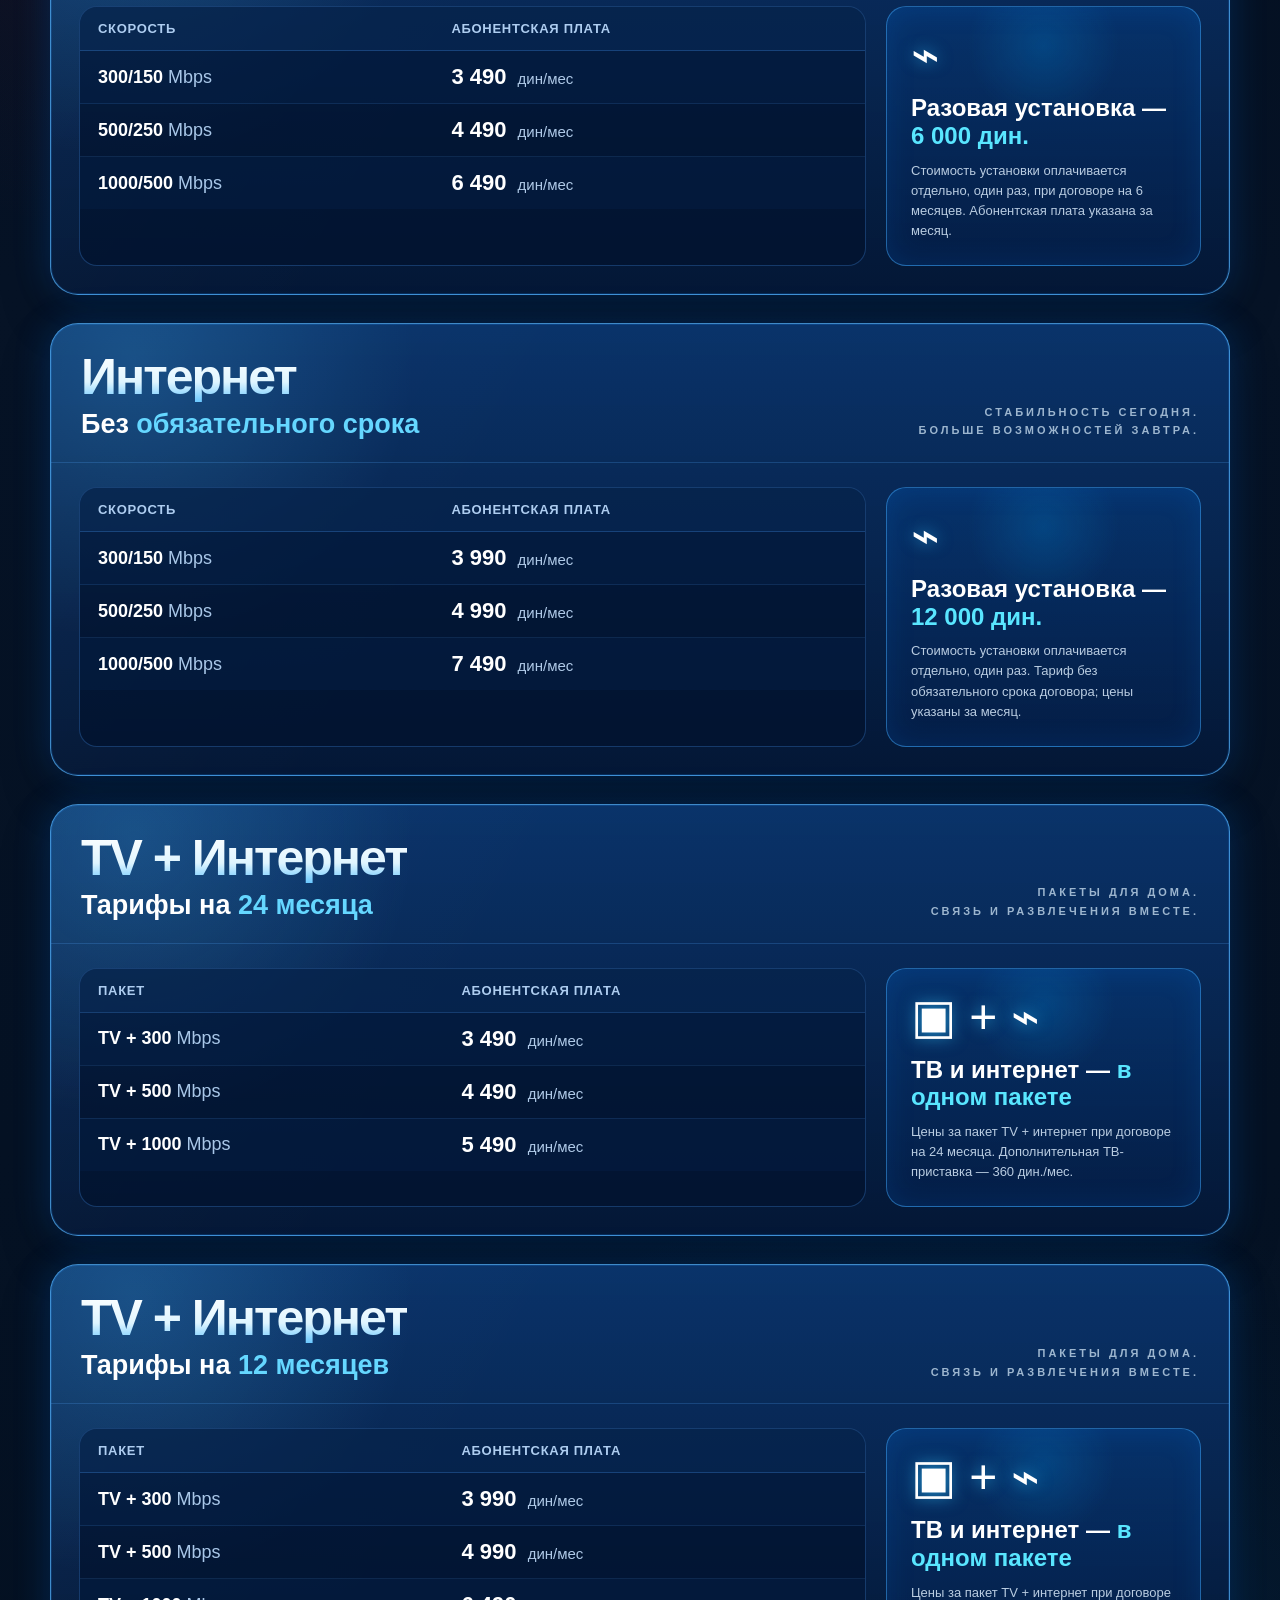
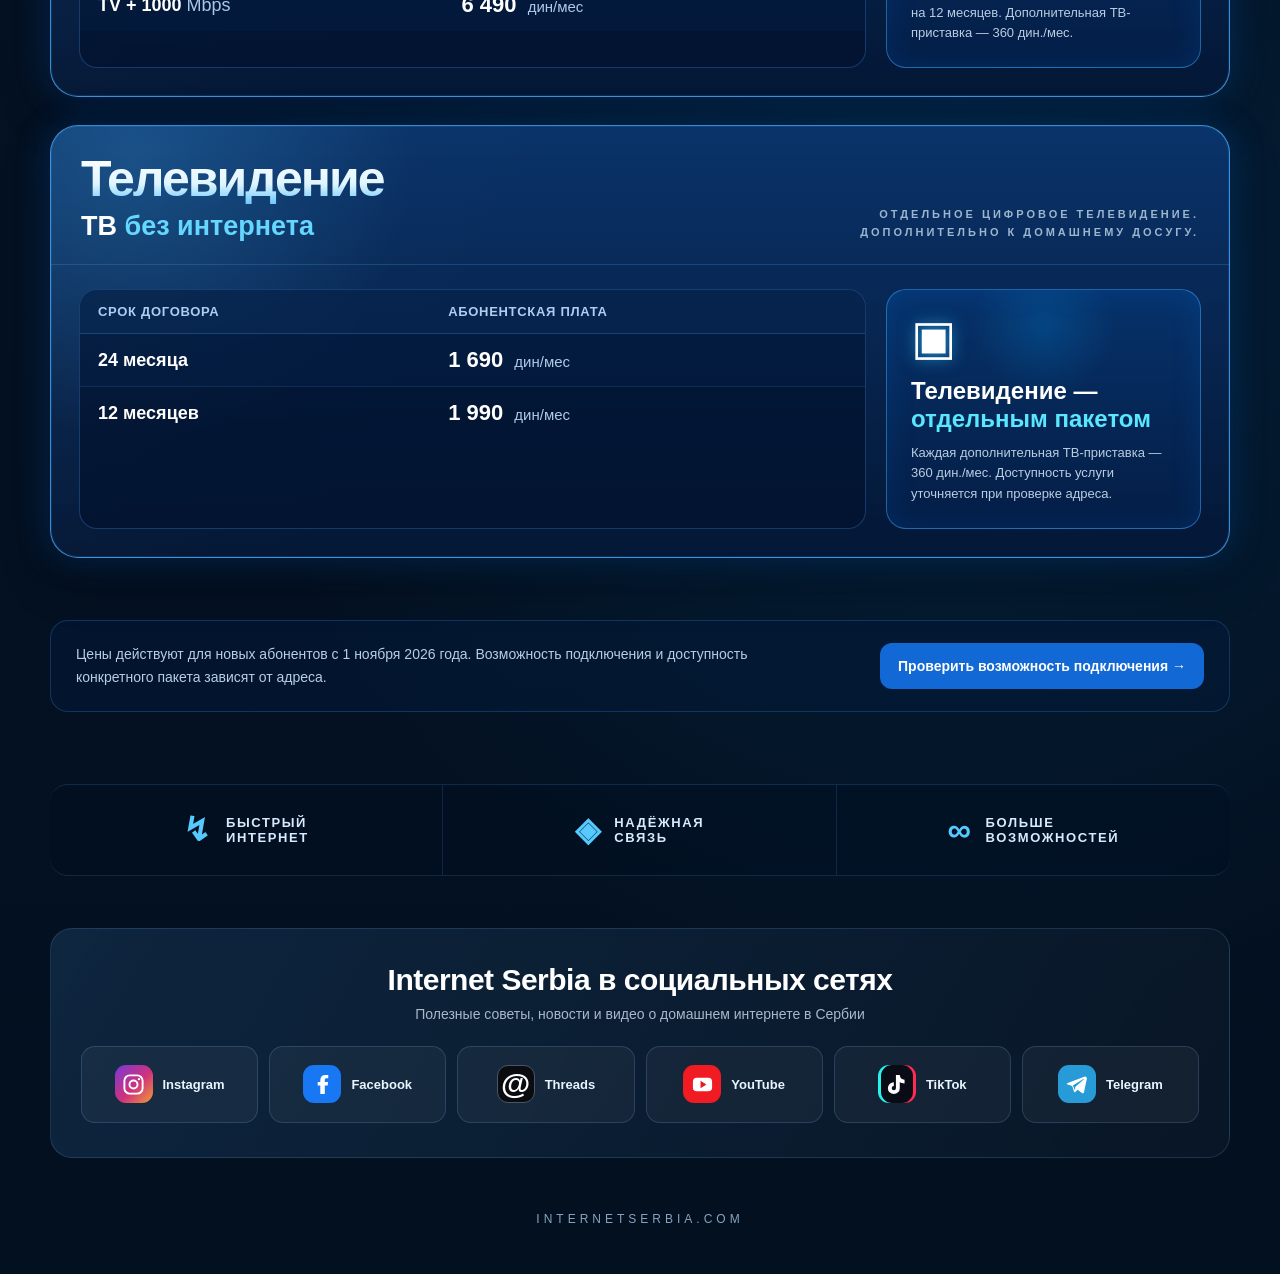
<file: tariffs.html>
<!DOCTYPE html>
<html lang="ru">
<head>
  <meta charset="UTF-8">
  <meta name="viewport" content="width=device-width, initial-scale=1.0">  
<link rel="stylesheet" href="socials.css">
<script defer src="socials.js"></script>
  <meta name="description" content="Тарифы домашнего интернета в Сербии с 1 ноября 2026: интернет от 2 490 дин./мес., пакеты TV + интернет, сроки договора 6, 12 и 24 месяца.">
  <title>Тарифы на интернет в Сербии с 1 ноября 2026 | Internet Serbia</title>
  <link rel="canonical" href="https://internetserbia.com/tariffs.html">

  <style>
    *{box-sizing:border-box;margin:0;padding:0}
    html{scroll-behavior:smooth}

    body{
      font-family:Arial,Helvetica,sans-serif;
      color:#fff;
      background:
        radial-gradient(circle at 82% 8%,rgba(0,126,255,.24),transparent 24%),
        radial-gradient(circle at 18% 28%,rgba(219,35,64,.12),transparent 18%),
        radial-gradient(circle at 75% 78%,rgba(0,161,255,.11),transparent 20%),
        linear-gradient(180deg,#020b18 0%,#061326 42%,#031020 100%);
      min-height:100vh;
      overflow-x:hidden;
    }

    a{
      color:inherit;
      text-decoration:none;
    }

    img{
      display:block;
      max-width:100%;
    }

    .page{
      position:relative;
      z-index:1;
    }

    .container{
      width:min(1180px,calc(100% - 36px));
      margin:0 auto;
    }

    header{
      position:sticky;
      top:0;
      z-index:50;
      backdrop-filter:blur(16px);
      background:rgba(2,10,23,.88);
      border-bottom:1px solid rgba(74,162,255,.18);
    }

    .header-inner{
      min-height:82px;
      display:flex;
      align-items:center;
      justify-content:space-between;
      gap:20px;
    }

    .brand{
      display:flex;
      align-items:center;
      gap:13px;
      min-width:0;
    }

    .brand img{
      width:58px;
      height:58px;
      object-fit:contain;
      flex:0 0 auto;
    }

    .brand-text strong{
      display:block;
      font-size:23px;
      line-height:1;
      letter-spacing:-.7px;
      white-space:nowrap;
    }

    .brand-text strong span{
      color:#ef2b3f;
    }

    .brand-text small{
      display:block;
      margin-top:7px;
      color:#c7d8ee;
      letter-spacing:5px;
      text-transform:uppercase;
      font-size:9px;
      white-space:nowrap;
    }

    .back-btn{
      min-height:44px;
      padding:0 18px;
      display:inline-flex;
      align-items:center;
      justify-content:center;
      border:1px solid rgba(79,178,255,.7);
      border-radius:999px;
      color:#fff;
      font-size:14px;
      font-weight:800;
      background:linear-gradient(
        180deg,
        rgba(20,91,191,.42),
        rgba(4,35,84,.6)
      );
      box-shadow:
        0 0 0 1px rgba(0,106,255,.12) inset,
        0 0 22px rgba(0,139,255,.34);
      transition:.2s ease;
    }

    .back-btn:hover{
      transform:translateY(-2px);
    }

    .hero{
      padding:72px 0 38px;
      position:relative;
      overflow:hidden;
    }

    .hero:after{
      content:"";
      position:absolute;
      width:540px;
      height:540px;
      border-radius:50%;
      right:-110px;
      top:-110px;
      border:1px solid rgba(57,162,255,.4);
      box-shadow:
        0 0 60px rgba(0,128,255,.22),
        inset 0 0 80px rgba(0,123,255,.18);
      background:
        radial-gradient(
          circle at 35% 32%,
          rgba(73,182,255,.35),
          transparent 22%
        ),
        radial-gradient(
          circle at 54% 58%,
          rgba(0,90,205,.24),
          transparent 55%
        ),
        rgba(0,52,119,.08);
      opacity:.72;
      z-index:-1;
    }

    .eyebrow{
      display:inline-flex;
      align-items:center;
      gap:8px;
      padding:8px 13px;
      border-radius:999px;
      border:1px solid rgba(45,151,255,.35);
      background:rgba(11,83,165,.14);
      color:#9fd4ff;
      font-size:12px;
      font-weight:800;
      letter-spacing:1.2px;
      text-transform:uppercase;
      margin-bottom:18px;
    }

    h1{
      font-size:clamp(56px,8vw,106px);
      line-height:.92;
      letter-spacing:-5px;
      margin-bottom:14px;
      text-shadow:0 0 24px rgba(55,175,255,.28);
      background:linear-gradient(
        180deg,
        #fff 5%,
        #eaf7ff 52%,
        #8bd5ff 100%
      );
      -webkit-background-clip:text;
      background-clip:text;
      color:transparent;
    }

    .hero p{
      color:#c6d7e9;
      font-size:clamp(18px,2.2vw,26px);
      max-width:720px;
    }

    .hero-badges{
      margin-top:28px;
      display:flex;
      flex-wrap:wrap;
      gap:14px;
    }

    .hero-badge{
      display:inline-flex;
      align-items:center;
      gap:10px;
      padding:11px 14px;
      border-radius:14px;
      background:rgba(7,29,62,.58);
      border:1px solid rgba(60,154,255,.18);
      color:#d8ecff;
      font-size:13px;
      font-weight:800;
      letter-spacing:.3px;
    }

    .hero-badge .icon{
      color:#60c9ff;
      font-size:21px;
      line-height:1;
    }

    .plans{
      padding:20px 0 72px;
    }

    .plan-card{
      position:relative;
      overflow:hidden;
      border-radius:28px;
      margin:0 0 28px;
      border:1px solid rgba(87,182,255,.72);
      background:
        linear-gradient(
          180deg,
          rgba(11,58,119,.78),
          rgba(4,23,53,.92)
        ),
        rgba(5,28,63,.94);
      box-shadow:
        0 0 0 1px rgba(31,141,255,.18) inset,
        0 0 36px rgba(0,121,255,.24),
        0 22px 50px rgba(0,0,0,.28);
    }

    .plan-card:before{
      content:"";
      position:absolute;
      inset:0;
      pointer-events:none;
      background:
        radial-gradient(
          circle at 7% 8%,
          rgba(71,190,255,.20),
          transparent 24%
        ),
        linear-gradient(
          120deg,
          rgba(255,255,255,.025),
          transparent 38%
        );
    }

    .plan-top{
      position:relative;
      padding:28px 30px 22px;
      border-bottom:1px solid rgba(85,170,255,.22);
      display:flex;
      align-items:end;
      justify-content:space-between;
      gap:24px;
    }

    .plan-title h2{
      font-size:clamp(32px,4vw,50px);
      line-height:1;
      letter-spacing:-2px;
      margin-bottom:7px;
      background:linear-gradient(
        180deg,
        #fff 0%,
        #dff5ff 60%,
        #6bc8ff 100%
      );
      -webkit-background-clip:text;
      background-clip:text;
      color:transparent;
    }

    .plan-title strong{
      display:block;
      font-size:clamp(18px,2.2vw,27px);
      color:#fff;
    }

    .plan-title strong span{
      color:#65d7ff;
    }

    .plan-tagline{
      color:#9db6cf;
      font-size:11px;
      font-weight:800;
      letter-spacing:3px;
      text-transform:uppercase;
      max-width:390px;
      text-align:right;
      line-height:1.7;
    }

    .plan-body{
      position:relative;
      display:grid;
      grid-template-columns:1fr 315px;
      gap:20px;
      padding:24px 28px 28px;
    }

    .table-wrap{
      overflow-x:auto;
      border-radius:18px;
      border:1px solid rgba(74,157,255,.28);
      background:rgba(2,19,46,.72);
    }

    table{
      width:100%;
      border-collapse:collapse;
      min-width:640px;
    }

    th{
      text-align:left;
      padding:14px 18px;
      color:#aecdf0;
      font-size:13px;
      letter-spacing:.7px;
      text-transform:uppercase;
      background:rgba(18,70,134,.26);
      border-bottom:1px solid rgba(75,159,255,.25);
    }

    td{
      padding:13px 18px;
      border-bottom:1px solid rgba(78,150,224,.15);
      font-size:18px;
    }

    tr:last-child td{
      border-bottom:none;
    }

    tbody tr:nth-child(odd){
      background:rgba(6,44,96,.19);
    }

    .speed{
      font-weight:900;
      color:#fff;
    }

    .speed span{
      color:#a9c7e8;
      font-weight:500;
    }

    .price{
      font-size:22px;
      font-weight:900;
      color:#fff;
      white-space:nowrap;
    }

    .price span{
      font-size:15px;
      color:#afc9e7;
      font-weight:500;
      margin-left:5px;
    }

    .callout{
      min-height:100%;
      border-radius:20px;
      border:1px solid rgba(62,170,255,.5);
      background:
        radial-gradient(
          circle at 50% 15%,
          rgba(0,166,255,.18),
          transparent 28%
        ),
        linear-gradient(
          180deg,
          rgba(6,57,120,.64),
          rgba(5,31,73,.82)
        );
      padding:24px;
      display:flex;
      flex-direction:column;
      justify-content:center;
      align-items:flex-start;
      box-shadow:0 0 30px rgba(0,128,255,.14) inset;
    }

    .callout-icon{
      font-size:48px;
      line-height:1;
      margin-bottom:15px;
      color:#fff;
      text-shadow:0 0 16px rgba(47,195,255,.65);
    }

    .callout h3{
      font-size:24px;
      line-height:1.15;
      margin-bottom:11px;
    }

    .callout h3 span{
      color:#59e6ff;
    }

    .callout p{
      color:#b9cce1;
      font-size:13px;
      line-height:1.55;
    }

    .footer-strip{
      padding:14px 0 44px;
    }

    .footer-features{
      display:grid;
      grid-template-columns:repeat(3,1fr);
      border-top:1px solid rgba(75,159,255,.18);
      border-bottom:1px solid rgba(75,159,255,.18);
      background:rgba(2,15,34,.42);
      border-radius:18px;
      overflow:hidden;
    }

    .footer-feature{
      min-height:90px;
      display:flex;
      align-items:center;
      justify-content:center;
      gap:13px;
      padding:16px;
      border-right:1px solid rgba(75,159,255,.17);
      color:#d8eaff;
      font-size:13px;
      font-weight:800;
      text-transform:uppercase;
      letter-spacing:1.6px;
    }

    .footer-feature:last-child{
      border-right:none;
    }

    .footer-feature .icon{
      color:#56caff;
      font-size:33px;
    }

    footer{
      padding:0 0 48px;
      text-align:center;
      color:#87a4c0;
      font-size:12px;
      letter-spacing:4px;
      text-transform:uppercase;
    }

    @media (max-width:900px){

      .plan-top{
        align-items:flex-start;
        flex-direction:column;
      }

      .plan-tagline{
        text-align:left;
      }

      .plan-body{
        grid-template-columns:1fr;
      }

      .callout{
        min-height:180px;
      }

    }

    @media (max-width:650px){

      .container{
        width:min(100% - 20px,1180px);
      }

      .header-inner{
        min-height:68px;
        gap:8px;
      }

      .brand{
        gap:8px;
        flex:1 1 auto;
        min-width:0;
      }

      .brand img{
        width:40px;
        height:40px;
      }

      .brand-text{
        min-width:0;
        display:flex;
        flex-direction:column;
        align-items:center;
        justify-content:center;
        text-align:center;
      }

      .brand-text strong{
        display:flex;
        flex-direction:column;
        align-items:center;
        justify-content:center;
        font-size:16px;
        line-height:1.02;
        letter-spacing:-.4px;
        white-space:normal;
        text-align:center;
      }

      .brand-text strong span{
        display:block;
        color:#ef2b3f;
        text-align:center;
      }

      .brand-text small{
        display:none;
      }

      .back-btn{
        min-height:38px;
        padding:0 10px;
        font-size:11px;
        white-space:nowrap;
        flex:0 0 auto;
      }

      .hero{
        padding:52px 0 28px;
      }

      h1{
        font-size:58px;
        letter-spacing:-3px;
      }

      .hero p{
        font-size:17px;
      }

      .hero-badges{
        display:grid;
        grid-template-columns:1fr;
      }

      .plan-card{
        border-radius:20px;
      }

      .plan-top{
        padding:22px 18px 18px;
      }

      .plan-title h2{
        font-size:36px;
      }

      .plan-title strong{
        font-size:18px;
      }

      .plan-tagline{
        font-size:9px;
        letter-spacing:2px;
      }

      .plan-body{
        padding:15px;
      }

      .table-wrap{
        overflow-x:hidden;
      }

      table{
        min-width:0;
        width:100%;
        table-layout:fixed;
      }

      th{
        padding:10px 8px;
        font-size:10px;
      }

      td{
        padding:10px 8px;
        font-size:14px;
      }

      th:first-child,
      td:first-child{
        width:46%;
      }

      th:last-child,
      td:last-child{
        width:54%;
      }

      .speed{
        white-space:nowrap;
      }

      .speed span{
        font-size:12px;
      }

      .price{
        font-size:16px;
        white-space:nowrap;
      }

      .price span{
        font-size:12px;
        margin-left:3px;
      }

      .callout{
        padding:20px;
      }

      .callout h3{
        font-size:22px;
      }

      .footer-features{
        grid-template-columns:1fr;
      }

      .footer-feature{
        border-right:none;
        border-bottom:1px solid rgba(75,159,255,.17);
        justify-content:flex-start;
      }

      .footer-feature:last-child{
        border-bottom:none;
      }

    }

  
    .tariff-disclaimer { margin:-38px auto 58px; padding:22px 25px; border-radius:18px; border:1px solid rgba(75,159,255,.22); background:rgba(4,25,55,.65); display:flex; align-items:center; justify-content:space-between; gap:22px; }
    .tariff-disclaimer p { color:#b6cee6; font-size:14px; line-height:1.6; max-width:740px; }
    .check-btn { display:inline-flex; align-items:center; justify-content:center; min-height:46px; border-radius:12px; background:#1268d4; padding:10px 18px; font-weight:800; font-size:14px; white-space:nowrap; text-align:center; }
    .check-btn:hover { background:#1983f4; }
    @media(max-width:700px) { .tariff-disclaimer { flex-direction:column; align-items:stretch; margin-top:-40px; padding:20px; } .check-btn { white-space:normal; } }

  </style>
</head>

<body>

<div class="page">

<header>
  <div class="container header-inner">

    <a class="brand" href="index.html">
      <img src="logo.png" alt="InternetSerbia">

      <div class="brand-text">
        <strong>Internet<span>Serbia</span></strong>
        <small>быстро и просто</small>
      </div>
    </a>

    <a class="back-btn" href="index.html">
      ← Вернуться на главную
    </a>

  </div>
</header>

<main>

<section class="hero">
  <div class="container">

    <div class="eyebrow">
      Internet Serbia • тарифы с 1 ноября 2026
    </div>

    <h1>Тарифы</h1>

    <p>
      Новые тарифы с 1 ноября 2026 года. Выберите скорость и подходящий срок договора.
    </p>

    <div class="hero-badges">

      <div class="hero-badge">
        <span class="icon">↯</span>
        <span>Быстрый интернет</span>
      </div>

      <div class="hero-badge">
        <span class="icon">◈</span>
        <span>Надёжная связь</span>
      </div>

      <div class="hero-badge">
        <span class="icon">∞</span>
        <span>Больше возможностей</span>
      </div>

    </div>

  </div>
</section>

<section class="plans">

<div class="container">

<article class="plan-card">

  <div class="plan-top">

    <div class="plan-title">
      <h2>Интернет</h2>
      <strong>
        Тарифы на <span>24 месяца</span>
      </strong>
    </div>

    <div class="plan-tagline">
      Стабильность сегодня.<br>
      Больше возможностей завтра.
    </div>

  </div>

  <div class="plan-body">

    <div class="table-wrap">

      <table>

        <thead>
          <tr>
            <th>Скорость</th>
            <th>Абонентская плата</th>
          </tr>
        </thead>

        <tbody>
          <tr><td class="speed">300/150 <span>Mbps</span></td><td class="price">2 490 <span>дин/мес</span></td></tr>
          <tr><td class="speed">500/250 <span>Mbps</span></td><td class="price">3 490 <span>дин/мес</span></td></tr>
          <tr><td class="speed">1000/500 <span>Mbps</span></td><td class="price">4 490 <span>дин/мес</span></td></tr>
        </tbody>

      </table>

    </div>

    <aside class="callout">
        <div class="callout-icon">⌁</div>
        <h3>Стандартное подключение — <span>бесплатно</span></h3>
        <p>При договоре на 24 месяца. Цены указаны за месяц.</p>
      </aside>

  </div>

</article>


<article class="plan-card">

  <div class="plan-top">

    <div class="plan-title">
      <h2>Интернет</h2>
      <strong>
        Тарифы на <span>12 месяцев</span>
      </strong>
    </div>

    <div class="plan-tagline">
      Стабильность сегодня.<br>
      Больше возможностей завтра.
    </div>

  </div>

  <div class="plan-body">

    <div class="table-wrap">

      <table>

        <thead>
          <tr>
            <th>Скорость</th>
            <th>Абонентская плата</th>
          </tr>
        </thead>

        <tbody>
          <tr><td class="speed">300/150 <span>Mbps</span></td><td class="price">2 990 <span>дин/мес</span></td></tr>
          <tr><td class="speed">500/250 <span>Mbps</span></td><td class="price">3 990 <span>дин/мес</span></td></tr>
          <tr><td class="speed">1000/500 <span>Mbps</span></td><td class="price">5 490 <span>дин/мес</span></td></tr>
        </tbody>

      </table>

    </div>

    <aside class="callout">
        <div class="callout-icon">⌁</div>
        <h3>Стандартное подключение — <span>бесплатно</span></h3>
        <p>При договоре на 12 месяцев. Цены указаны за месяц.</p>
      </aside>

  </div>

</article>


<article class="plan-card">

  <div class="plan-top">

    <div class="plan-title">
      <h2>Интернет</h2>
      <strong>
        Тарифы на <span>6 месяцев</span>
      </strong>
    </div>

    <div class="plan-tagline">
      Стабильность сегодня.<br>
      Больше возможностей завтра.
    </div>

  </div>

  <div class="plan-body">

    <div class="table-wrap">

      <table>

        <thead>
          <tr>
            <th>Скорость</th>
            <th>Абонентская плата</th>
          </tr>
        </thead>

        <tbody>
          <tr><td class="speed">300/150 <span>Mbps</span></td><td class="price">3 490 <span>дин/мес</span></td></tr>
          <tr><td class="speed">500/250 <span>Mbps</span></td><td class="price">4 490 <span>дин/мес</span></td></tr>
          <tr><td class="speed">1000/500 <span>Mbps</span></td><td class="price">6 490 <span>дин/мес</span></td></tr>
        </tbody>

      </table>

    </div>

    <aside class="callout">
        <div class="callout-icon">⌁</div>
        <h3>Разовая установка — <span>6 000 дин.</span></h3>
        <p>Стоимость установки оплачивается отдельно, один раз, при договоре на 6 месяцев. Абонентская плата указана за месяц.</p>
      </aside>

  </div>

</article>


<article class="plan-card">

  <div class="plan-top">

    <div class="plan-title">
      <h2>Интернет</h2>
      <strong>
        Без <span>обязательного срока</span>
      </strong>
    </div>

    <div class="plan-tagline">
      Стабильность сегодня.<br>
      Больше возможностей завтра.
    </div>

  </div>

  <div class="plan-body">

    <div class="table-wrap">

      <table>

        <thead>
          <tr>
            <th>Скорость</th>
            <th>Абонентская плата</th>
          </tr>
        </thead>

        <tbody>
          <tr><td class="speed">300/150 <span>Mbps</span></td><td class="price">3 990 <span>дин/мес</span></td></tr>
          <tr><td class="speed">500/250 <span>Mbps</span></td><td class="price">4 990 <span>дин/мес</span></td></tr>
          <tr><td class="speed">1000/500 <span>Mbps</span></td><td class="price">7 490 <span>дин/мес</span></td></tr>
        </tbody>

      </table>

    </div>

    <aside class="callout">
        <div class="callout-icon">⌁</div>
        <h3>Разовая установка — <span>12 000 дин.</span></h3>
        <p>Стоимость установки оплачивается отдельно, один раз. Тариф без обязательного срока договора; цены указаны за месяц.</p>
      </aside>

  </div>

</article>


<article class="plan-card">

  <div class="plan-top">

    <div class="plan-title">
      <h2>TV + Интернет</h2>
      <strong>
        Тарифы на <span>24 месяца</span>
      </strong>
    </div>

    <div class="plan-tagline">
      Пакеты для дома.<br>
      Связь и развлечения вместе.
    </div>

  </div>

  <div class="plan-body">

    <div class="table-wrap">

      <table>

        <thead>
          <tr>
            <th>Пакет</th>
            <th>Абонентская плата</th>
          </tr>
        </thead>

        <tbody>
          <tr><td class="speed">TV + 300 <span>Mbps</span></td><td class="price">3 490 <span>дин/мес</span></td></tr>
          <tr><td class="speed">TV + 500 <span>Mbps</span></td><td class="price">4 490 <span>дин/мес</span></td></tr>
          <tr><td class="speed">TV + 1000 <span>Mbps</span></td><td class="price">5 490 <span>дин/мес</span></td></tr>
        </tbody>

      </table>

    </div>

    <aside class="callout">
        <div class="callout-icon">▣ + ⌁</div>
        <h3>ТВ и интернет — <span>в одном пакете</span></h3>
        <p>Цены за пакет TV + интернет при договоре на 24 месяца. Дополнительная ТВ-приставка — 360 дин./мес.</p>
      </aside>

  </div>

</article>


<article class="plan-card">

  <div class="plan-top">

    <div class="plan-title">
      <h2>TV + Интернет</h2>
      <strong>
        Тарифы на <span>12 месяцев</span>
      </strong>
    </div>

    <div class="plan-tagline">
      Пакеты для дома.<br>
      Связь и развлечения вместе.
    </div>

  </div>

  <div class="plan-body">

    <div class="table-wrap">

      <table>

        <thead>
          <tr>
            <th>Пакет</th>
            <th>Абонентская плата</th>
          </tr>
        </thead>

        <tbody>
          <tr><td class="speed">TV + 300 <span>Mbps</span></td><td class="price">3 990 <span>дин/мес</span></td></tr>
          <tr><td class="speed">TV + 500 <span>Mbps</span></td><td class="price">4 990 <span>дин/мес</span></td></tr>
          <tr><td class="speed">TV + 1000 <span>Mbps</span></td><td class="price">6 490 <span>дин/мес</span></td></tr>
        </tbody>

      </table>

    </div>

    <aside class="callout">
        <div class="callout-icon">▣ + ⌁</div>
        <h3>ТВ и интернет — <span>в одном пакете</span></h3>
        <p>Цены за пакет TV + интернет при договоре на 12 месяцев. Дополнительная ТВ-приставка — 360 дин./мес.</p>
      </aside>

  </div>

</article>


<article class="plan-card">
  <div class="plan-top">
    <div class="plan-title">
      <h2>Телевидение</h2>
      <strong>ТВ <span>без интернета</span></strong>
    </div>
    <div class="plan-tagline">Отдельное цифровое телевидение.<br>Дополнительно к домашнему досугу.</div>
  </div>
  <div class="plan-body">
    <div class="table-wrap">
      <table>
        <thead><tr><th>Срок договора</th><th>Абонентская плата</th></tr></thead>
        <tbody>
          <tr><td class="speed">24 месяца</td><td class="price">1 690 <span>дин/мес</span></td></tr>
          <tr><td class="speed">12 месяцев</td><td class="price">1 990 <span>дин/мес</span></td></tr>
        </tbody>
      </table>
    </div>
    <aside class="callout">
      <div class="callout-icon">▣</div>
      <h3>Телевидение — <span>отдельным пакетом</span></h3>
      <p>Каждая дополнительная ТВ-приставка — 360 дин./мес. Доступность услуги уточняется при проверке адреса.</p>
    </aside>
  </div>
</article>

</div>

</section>

  <div class="container tariff-disclaimer">
    <p>Цены действуют для новых абонентов с 1 ноября 2026 года. Возможность подключения и доступность конкретного пакета зависят от адреса.</p>
    <a href="index.html#check" class="check-btn">Проверить возможность подключения →</a>
  </div>

<section class="footer-strip">

  <div class="container">

    <div class="footer-features">

      <div class="footer-feature">
        <span class="icon">↯</span>
        <span>Быстрый<br>интернет</span>
      </div>

      <div class="footer-feature">
        <span class="icon">◈</span>
        <span>Надёжная<br>связь</span>
      </div>

      <div class="footer-feature">
        <span class="icon">∞</span>
        <span>Больше<br>возможностей</span>
      </div>

    </div>

  </div>

</section>

</main>

<footer>
  INTERNETSERBIA.COM
</footer>

</div>

</body>
</html>
</file>
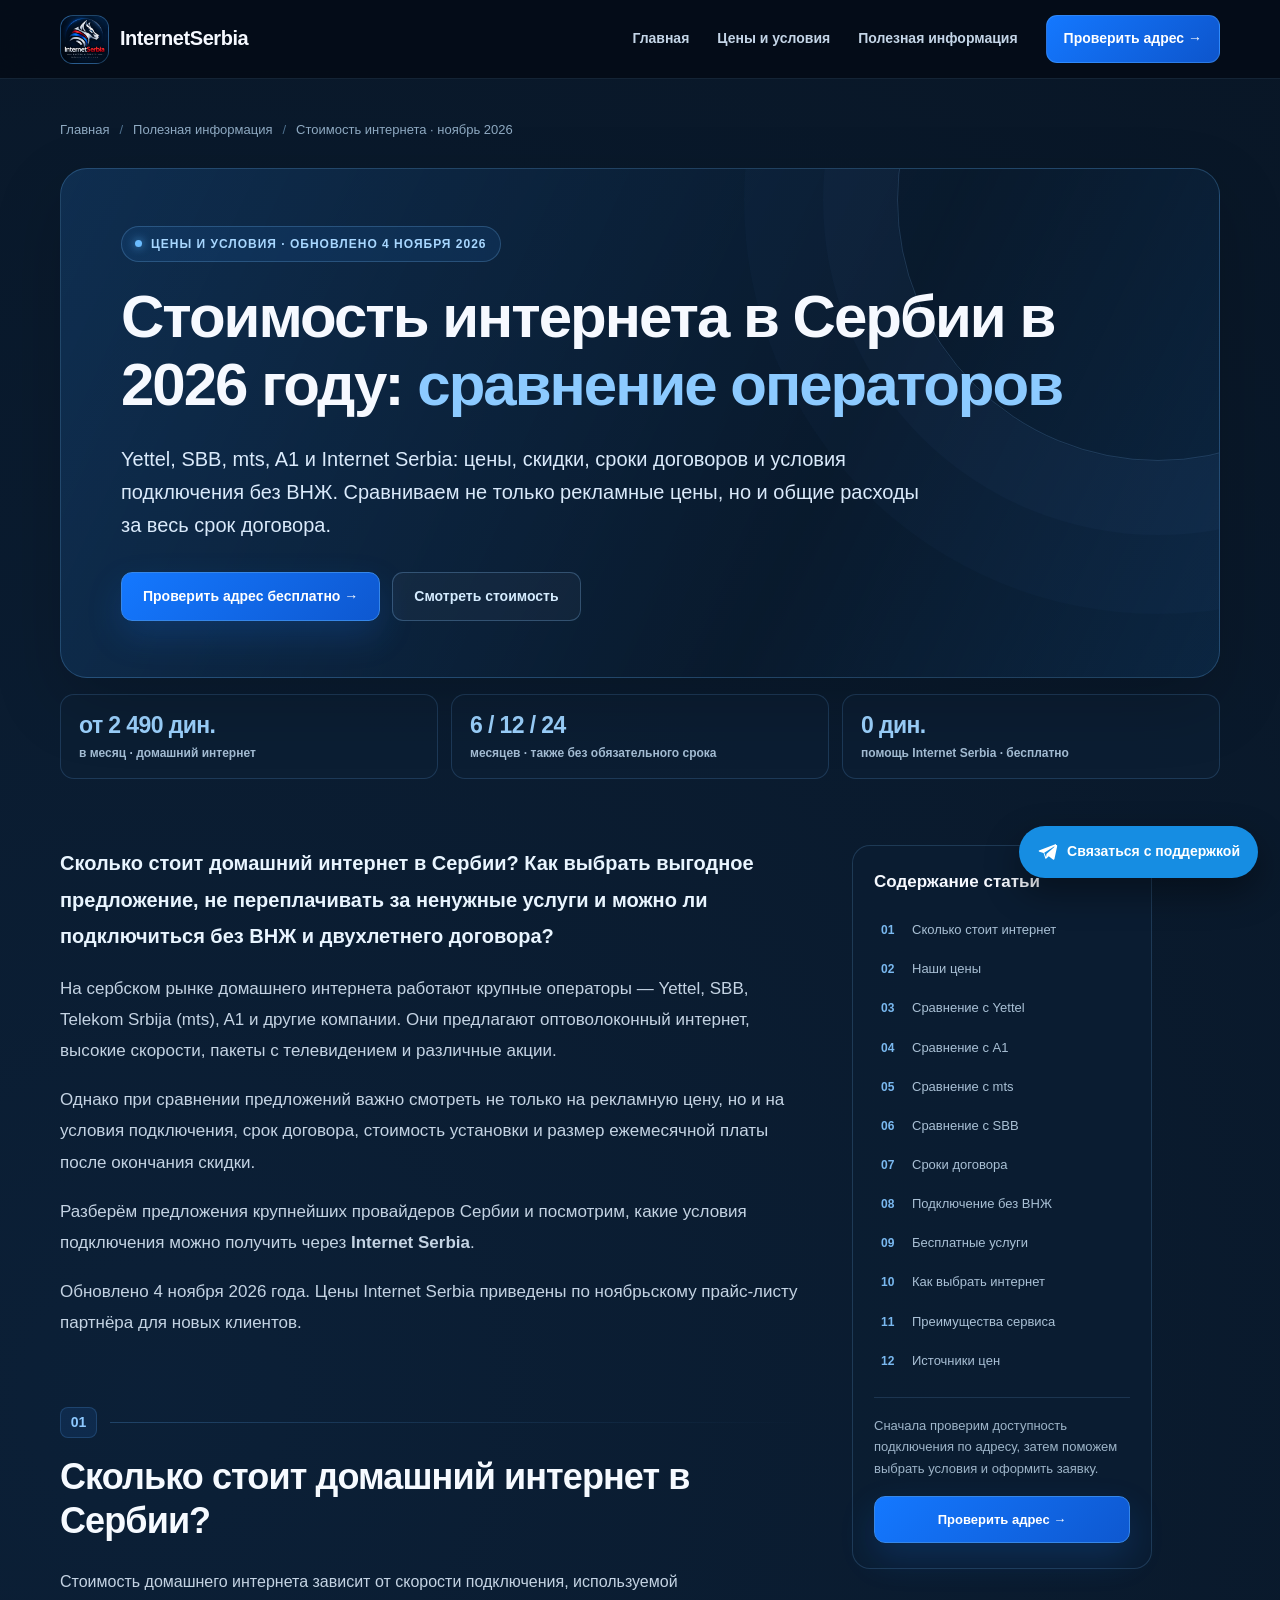
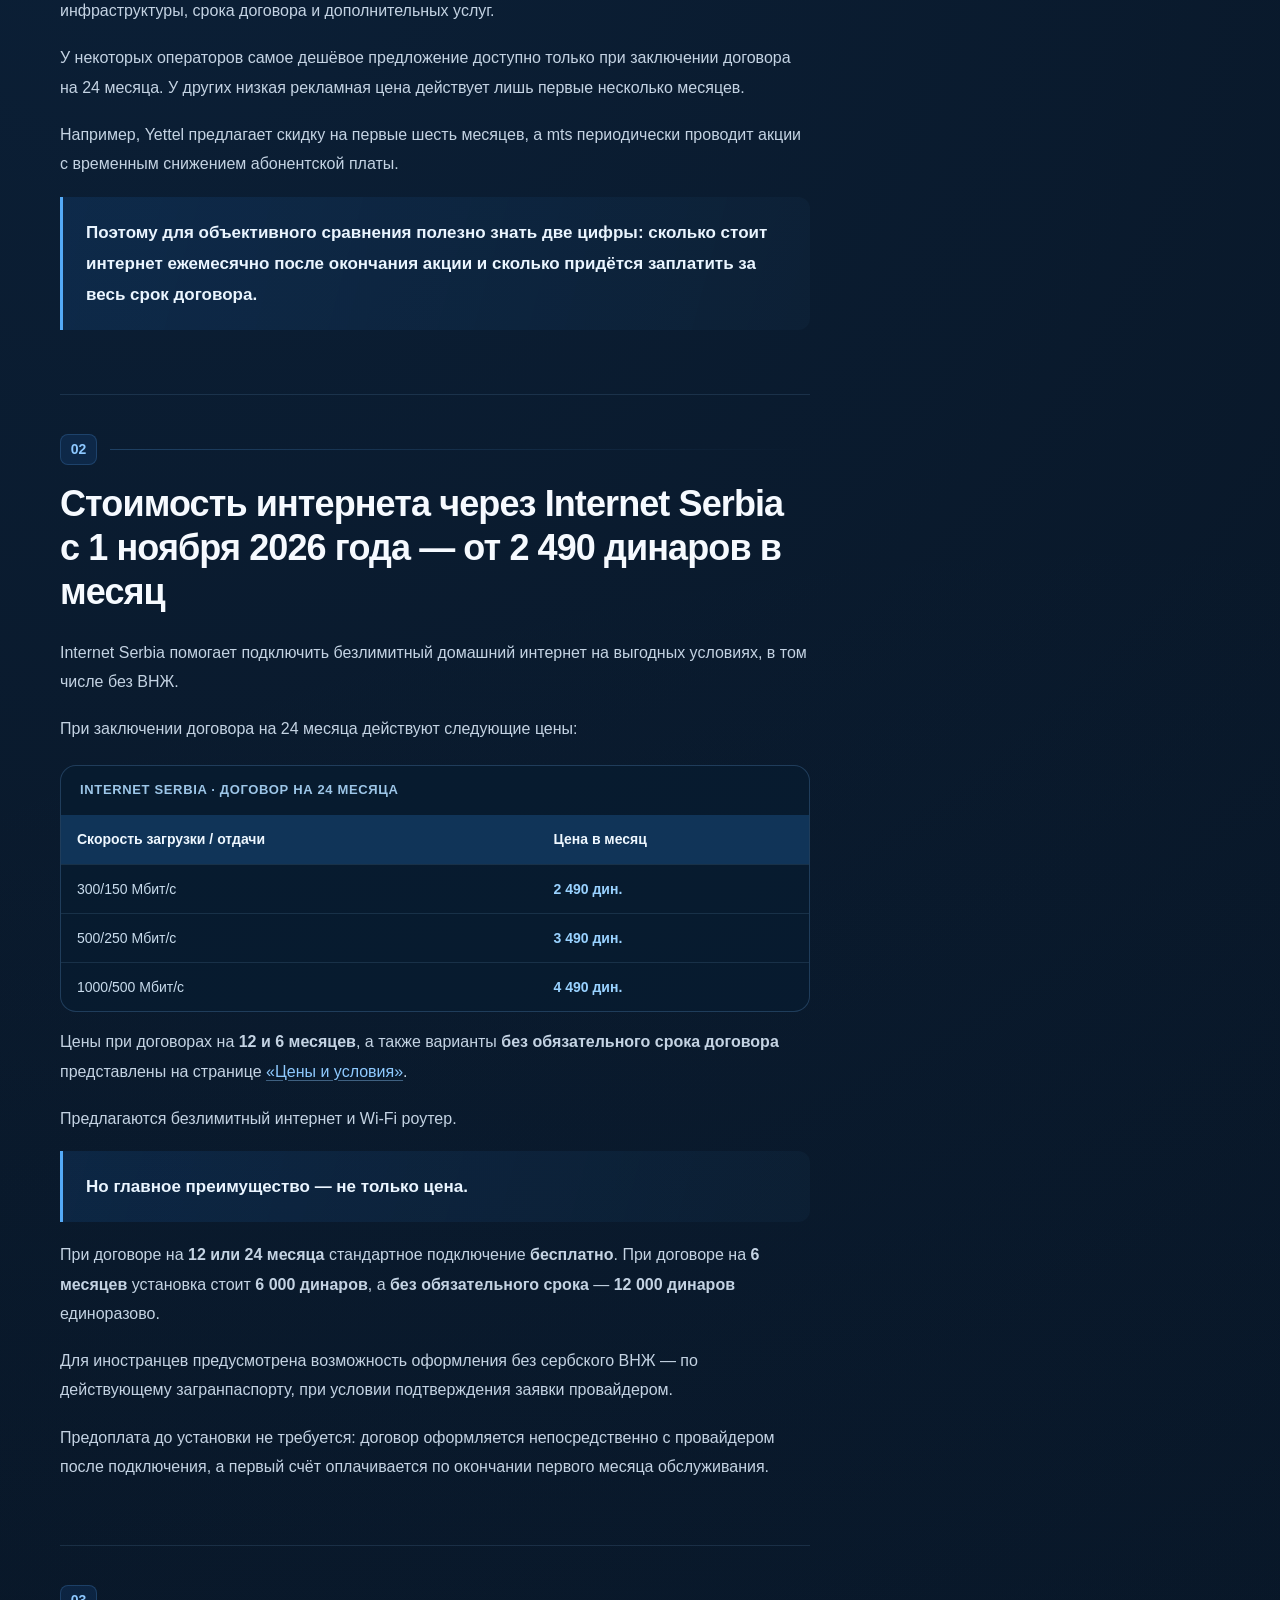
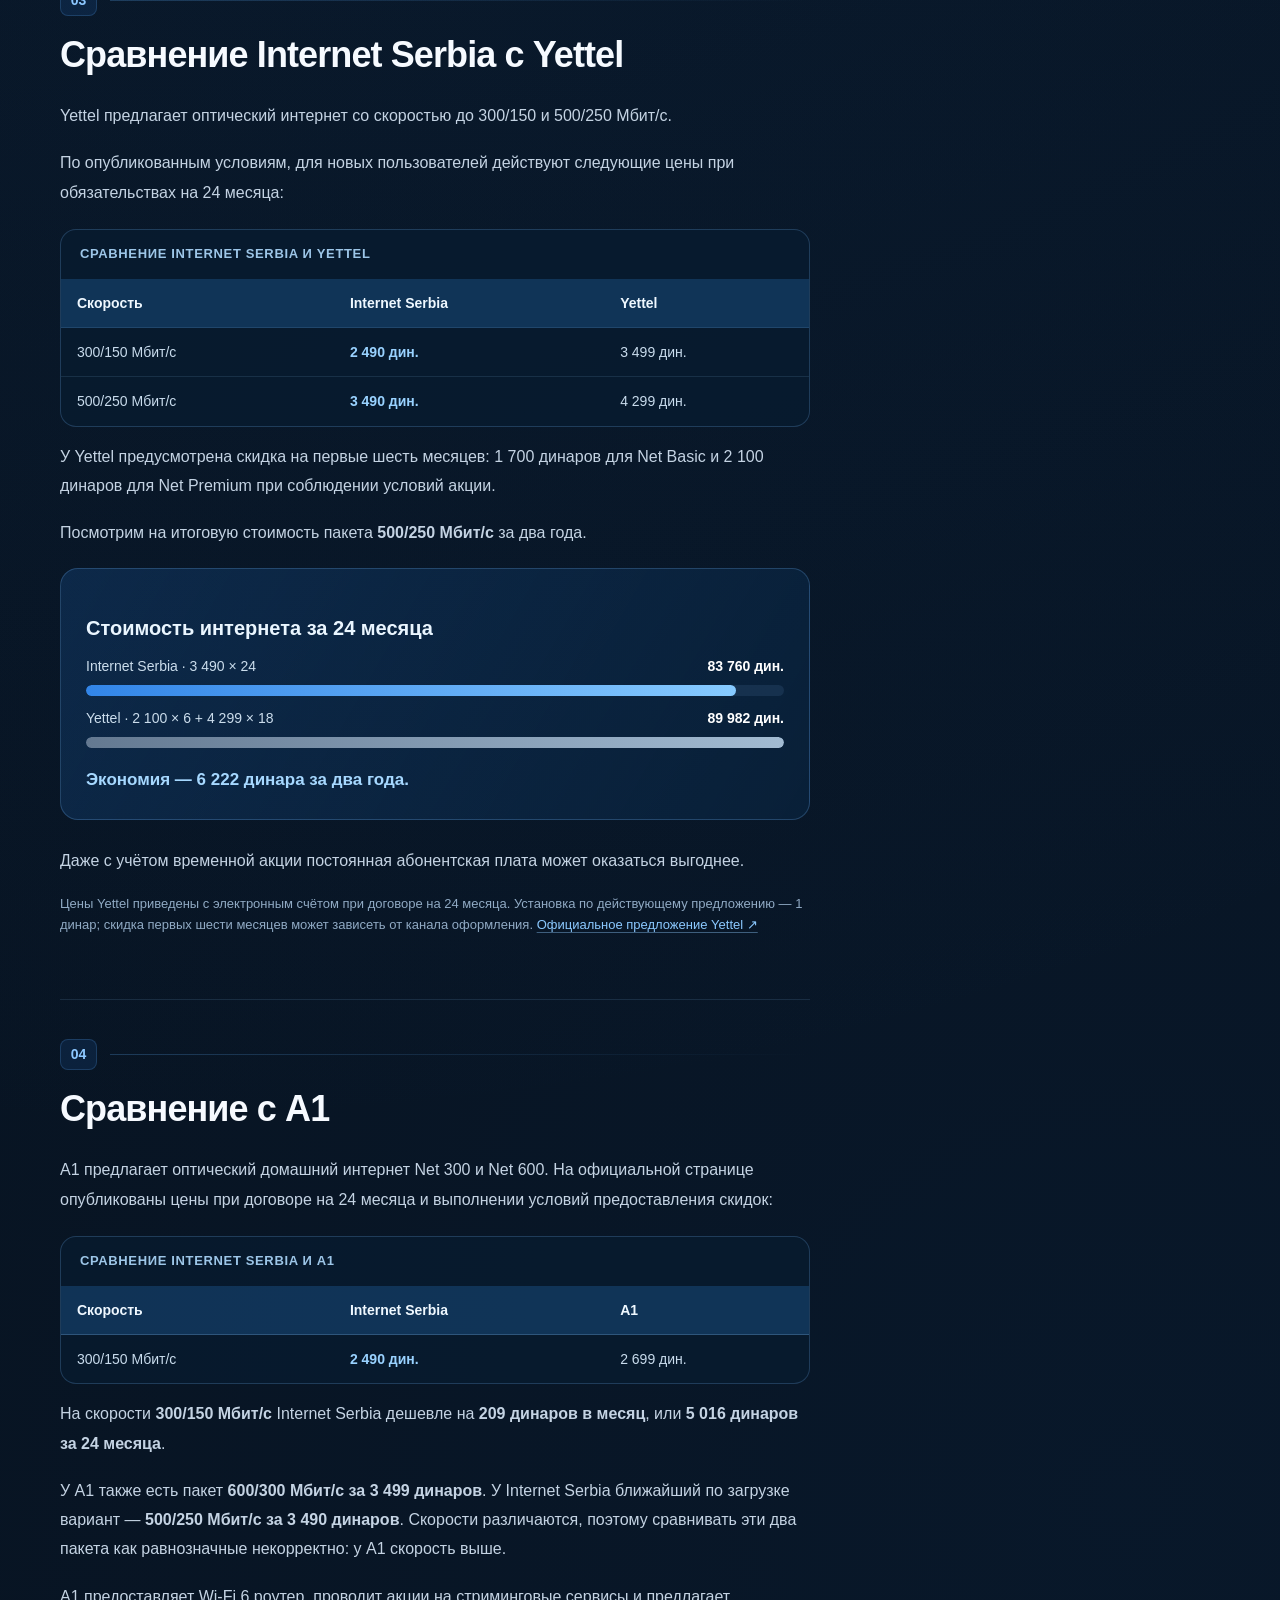
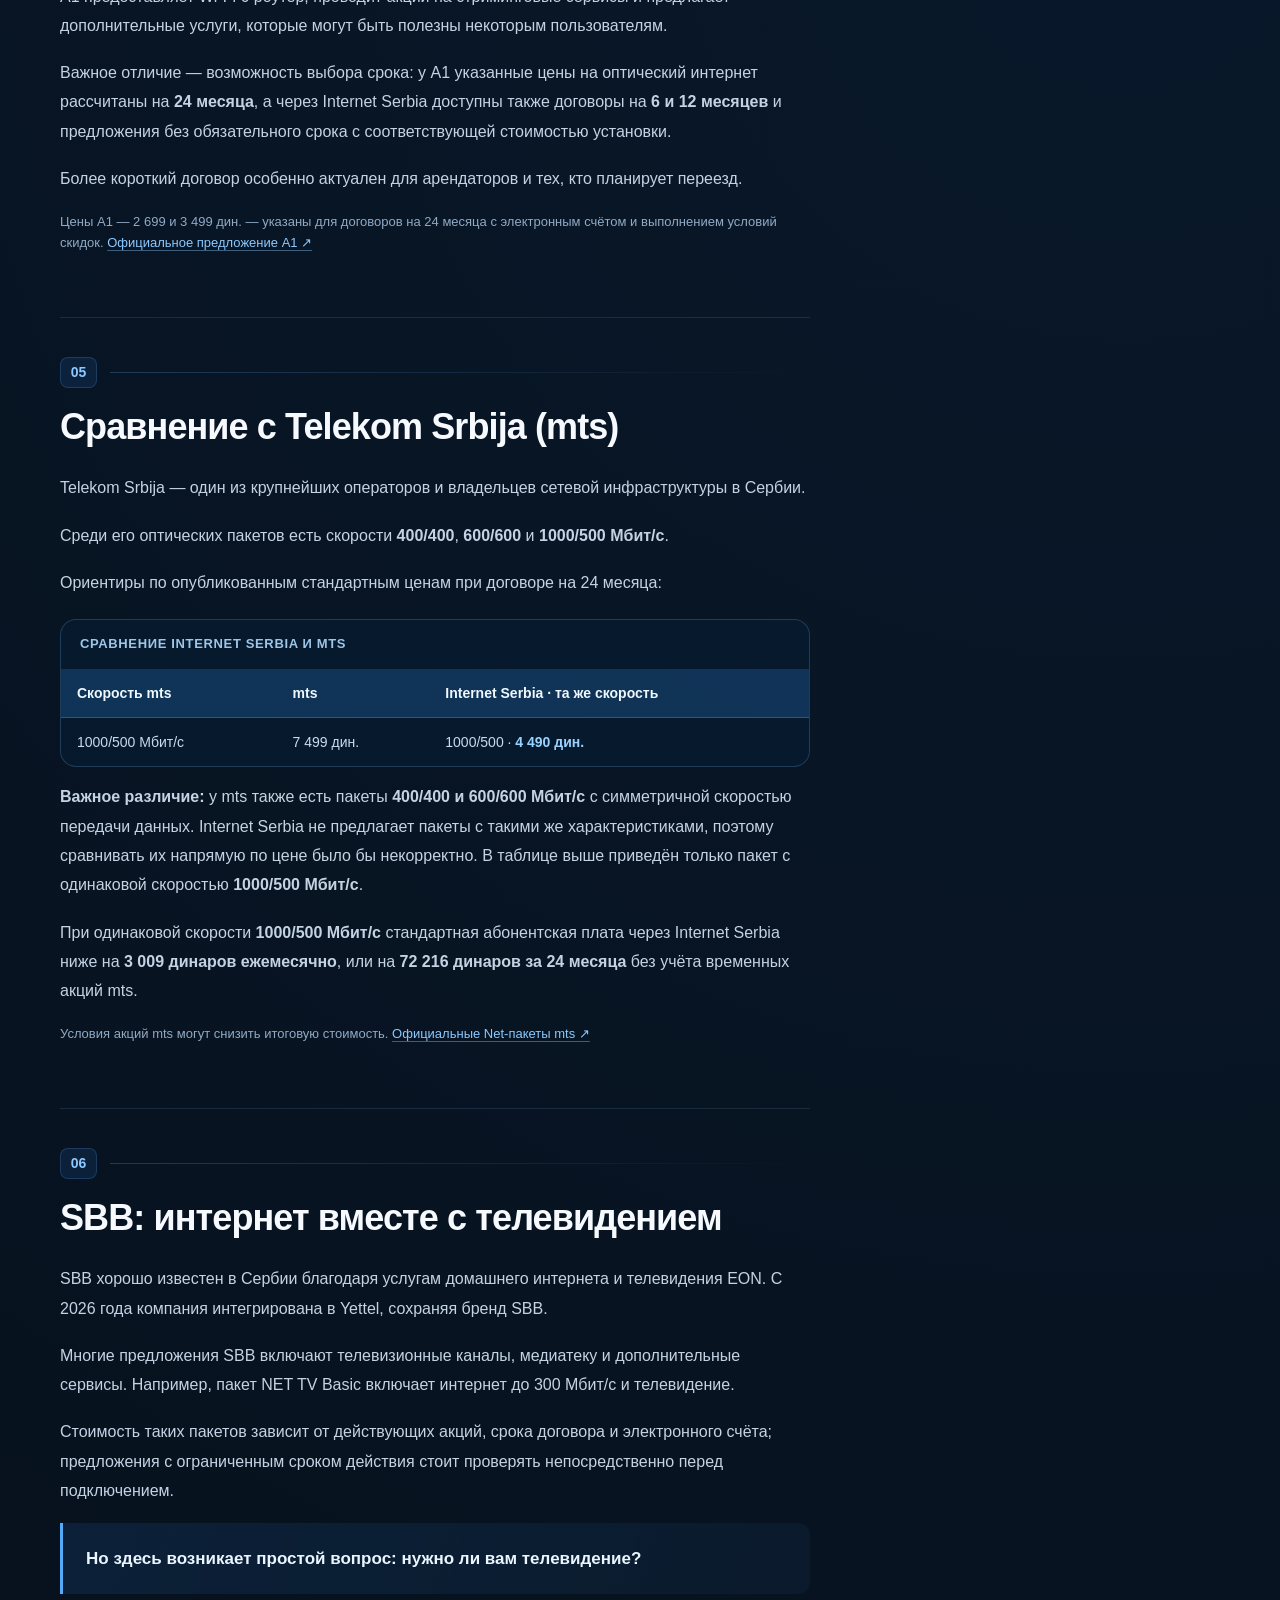
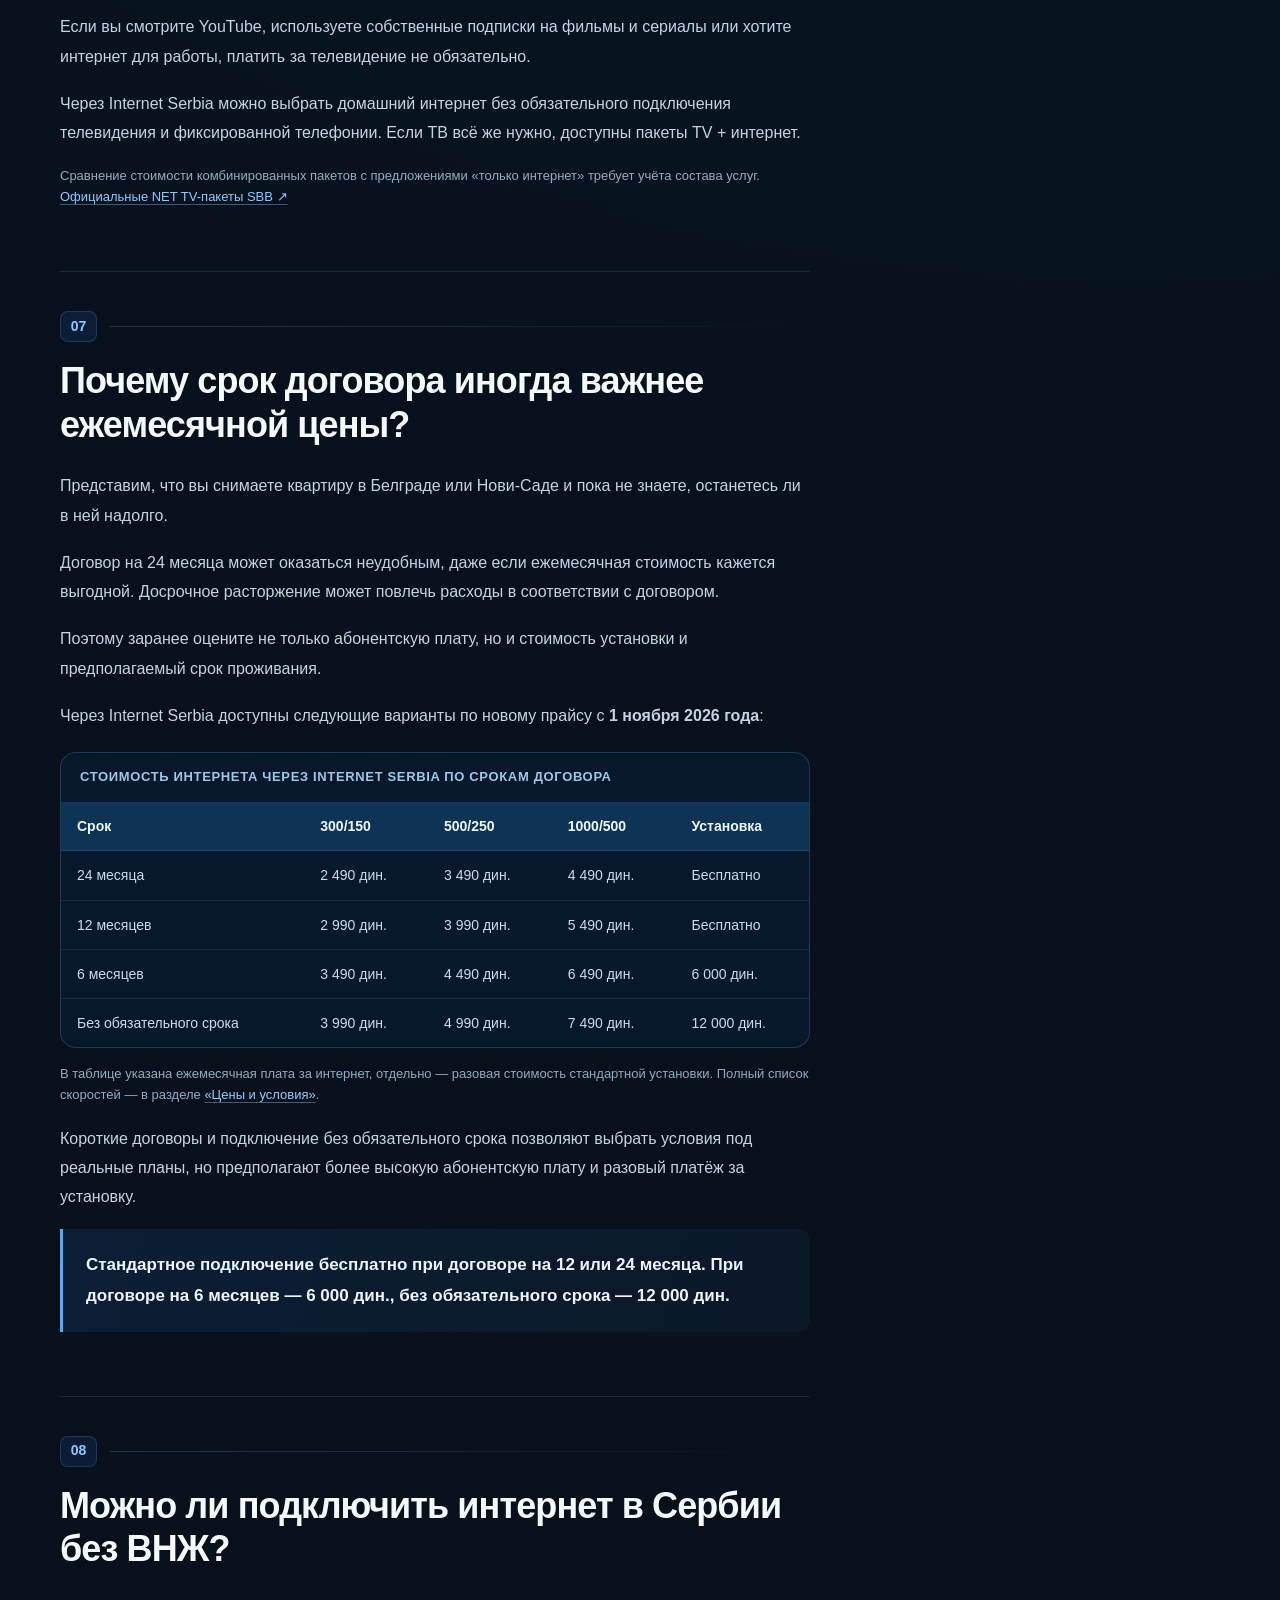
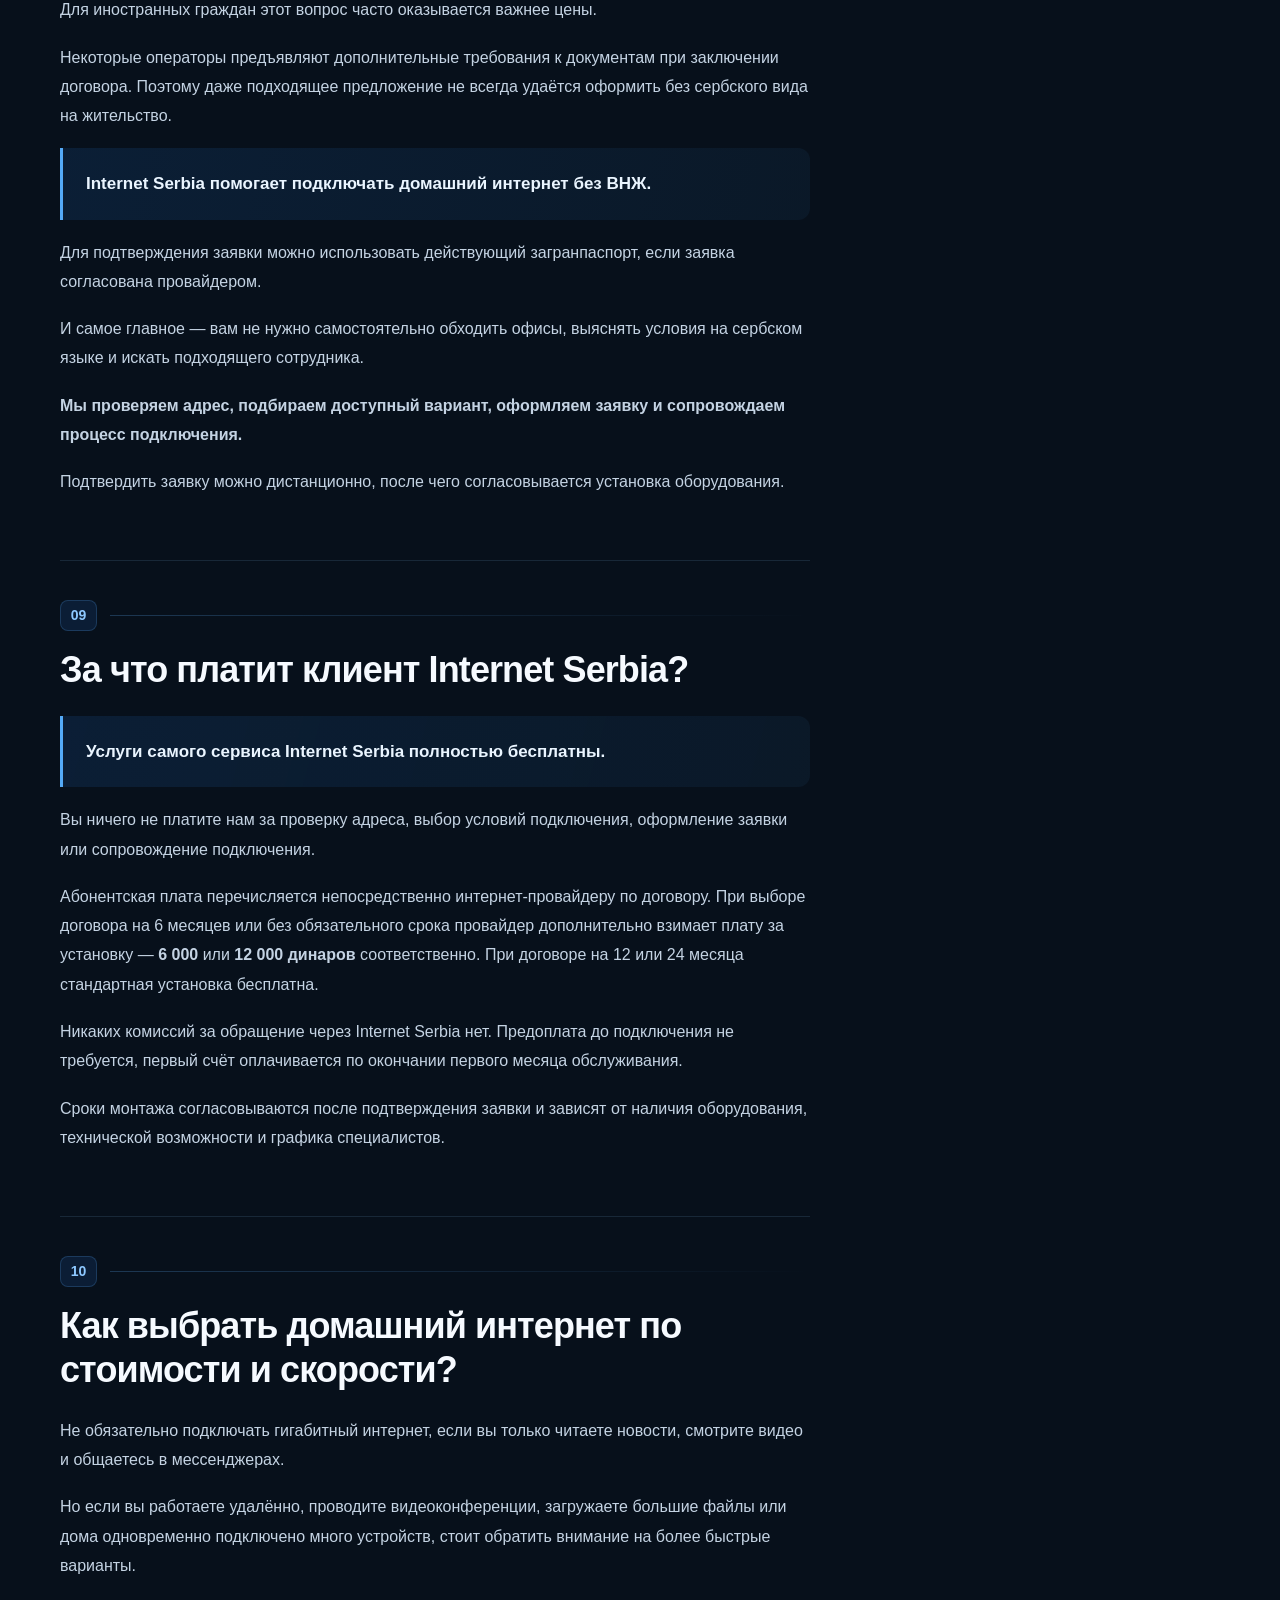
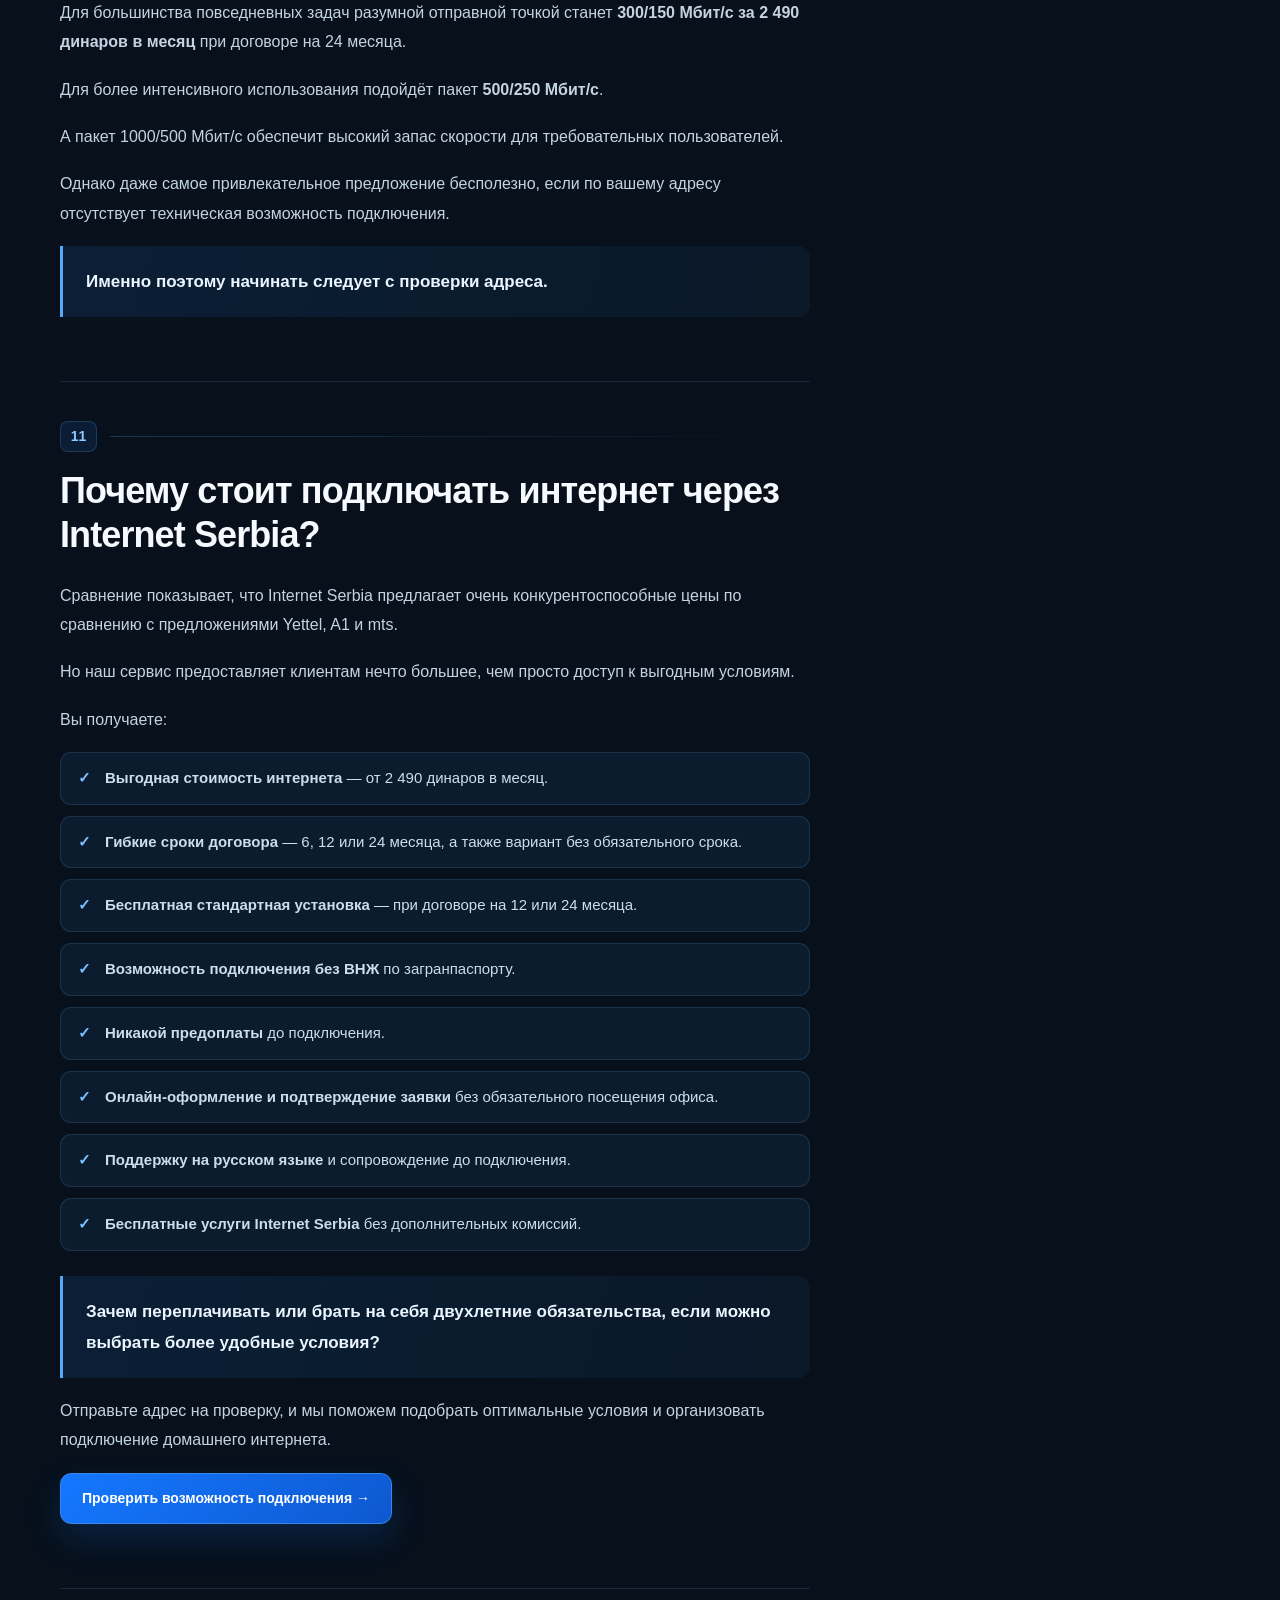
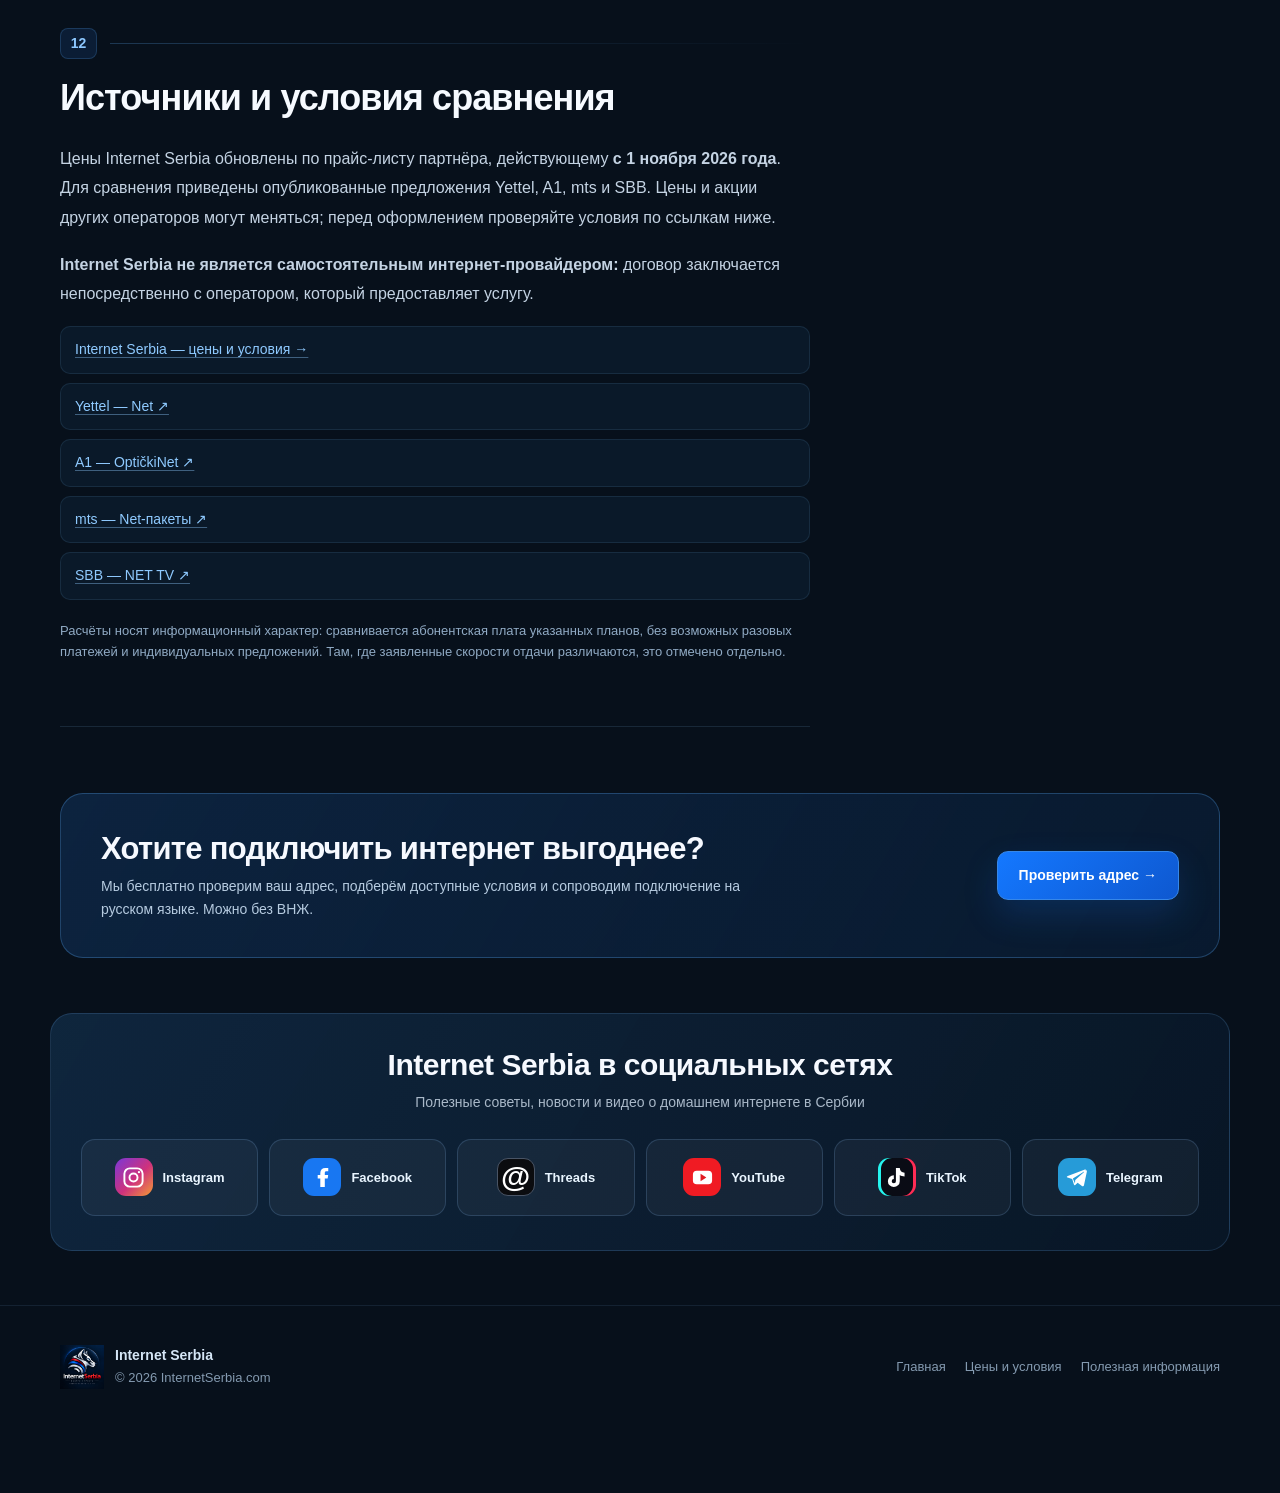
<file: tarify-interneta-v-serbii-2026.html>
<!DOCTYPE html>
<html lang="ru">
<head>
<meta charset="utf-8"/>
<meta content="width=device-width, initial-scale=1.0" name="viewport"/>
<meta content="#07101b" name="theme-color"/>
<meta content="index, follow, max-image-preview:large, max-snippet:-1" name="robots"/>
<title>Стоимость интернета в Сербии — сравнение операторов 2026 | Internet Serbia</title>
<meta content="Стоимость домашнего интернета в Сербии с 1 ноября 2026 года: сравнение предложений Yettel, A1, mts, SBB и Internet Serbia. Интернет от 2 490 дин./мес., сроки 6, 12, 24 месяца и без обязательного срока, подключение без ВНЖ." name="description"/>
<link href="https://internetserbia.com/tarify-interneta-v-serbii-2026.html" rel="canonical"/>
<link href="logo.png" rel="icon" type="image/png"/>
<!-- Общие соцкнопки: Instagram, Facebook, Threads, YouTube, TikTok, Telegram -->
<link href="socials.css" rel="stylesheet"/>
<script defer="" src="socials.js"></script>
<meta content="article" property="og:type"/>
<meta content="ru_RU" property="og:locale"/>
<meta content="Internet Serbia" property="og:site_name"/>
<meta content="Стоимость интернета в Сербии: сравнение операторов с 1 ноября 2026 года" property="og:title"/>
<meta content="Стоимость интернета через Internet Serbia с 1 ноября: от 2 490 дин./мес. Сравнение Yettel, A1, mts и SBB. Условия договора, монтаж и интернет без ВНЖ." property="og:description"/>
<meta content="https://internetserbia.com/tarify-interneta-v-serbii-2026.html" property="og:url"/>
<meta content="https://internetserbia.com/logo.png" property="og:image"/>
<meta content="summary" name="twitter:card"/>
<script type="application/ld+json">{"@context":"https://schema.org","@graph":[{"@type":"Organization","@id":"https://internetserbia.com/#organization","name":"Internet Serbia","url":"https://internetserbia.com/","logo":"https://internetserbia.com/logo.png","sameAs":["https://t.me/internet_serbia"]},{"@type":"Article","@id":"https://internetserbia.com/tarify-interneta-v-serbii-2026.html#article","headline":"Стоимость домашнего интернета в Сербии с 1 ноября 2026 года: сравнение Yettel, A1, mts, SBB и Internet Serbia","description":"Стоимость домашнего интернета через Internet Serbia с 1 ноября 2026 года, сравнение с Yettel, A1, mts и SBB, условия подключения без ВНЖ.","inLanguage":"ru","dateModified":"2026-11-04","datePublished":"2026-10-23","author":{"@id":"https://internetserbia.com/#organization"},"publisher":{"@id":"https://internetserbia.com/#organization"},"mainEntityOfPage":"https://internetserbia.com/tarify-interneta-v-serbii-2026.html"},{"@type":"BreadcrumbList","itemListElement":[{"@type":"ListItem","position":1,"name":"Главная","item":"https://internetserbia.com/"},{"@type":"ListItem","position":2,"name":"Полезная информация","item":"https://internetserbia.com/articles.html"},{"@type":"ListItem","position":3,"name":"Стоимость интернета в Сербии 2026","item":"https://internetserbia.com/tarify-interneta-v-serbii-2026.html"}]}]}</script>
<style>
    :root { color-scheme: dark; --bg:#07101b; --text:#f6f9ff; --sub:#c4d3e3; --muted:#92a8be; --sky:#78b8ff; --line:rgba(111,183,255,.18); }
    *{box-sizing:border-box}
    html{scroll-behavior:smooth;scroll-padding-top:105px}
    body{margin:0;background:radial-gradient(circle at 12% 11%,rgba(30,103,183,.18),transparent 26%),radial-gradient(circle at 88% 37%,rgba(18,77,143,.13),transparent 32%),#07101b;color:var(--text);font:16px/1.68 Arial,Helvetica,sans-serif;overflow-x:hidden}
    a{color:inherit;text-decoration:none}
    img{display:block;max-width:100%}
    button{font:inherit}
    .container{width:min(1160px,calc(100% - 44px));margin-inline:auto}
    .skip-link{position:absolute;z-index:1000;top:-100px;left:20px;background:#78b8ff;color:#07101b;padding:8px 12px;border-radius:9px}.skip-link:focus{top:12px}
    .site-header{position:sticky;top:0;z-index:70;background:rgba(5,13,23,.92);backdrop-filter:blur(16px);border-bottom:1px solid rgba(135,190,255,.13)}
    .header-inner{display:flex;align-items:center;justify-content:space-between;gap:20px;min-height:78px}
    .brand{display:flex;align-items:center;gap:11px;font-size:20px;font-weight:800;letter-spacing:-.45px}
    .brand-symbol{width:49px;height:49px;display:grid;place-items:center;border-radius:13px;background:linear-gradient(140deg,rgba(32,91,155,.75),rgba(7,30,53,.9));border:1px solid rgba(110,190,255,.22);overflow:hidden}
    .brand-symbol img{width:100%;height:100%;object-fit:contain}
    .brand-mobile{display:none}
    .header-links{display:flex;align-items:center;gap:28px;color:#c4d5e7;font-size:14px;font-weight:700}
    .header-links a:hover,.footer-links a:hover{color:#8ac5ff}
    .header-links .nav-cta{padding:11px 17px;background:linear-gradient(135deg,#1478ff,#0d55cc);color:#fff;border:1px solid rgba(133,204,255,.25);border-radius:11px}
    .mobile-nav{display:none}
    .hero{padding:40px 0 20px}
    .breadcrumbs{display:flex;flex-wrap:wrap;gap:10px;color:#8faac2;font-size:13px;margin-bottom:27px}
    .breadcrumbs .sep{color:#4e708e}.breadcrumbs a:hover{color:#a1d7ff}
    .hero-shell{position:relative;overflow:hidden;padding:57px 60px 56px;border-radius:27px;border:1px solid rgba(108,186,255,.24);background:linear-gradient(115deg,rgba(24,79,137,.39),rgba(9,26,45,.92) 65%,rgba(16,63,109,.34));box-shadow:0 25px 68px rgba(0,0,0,.18)}
    .hero-shell:after{content:"";position:absolute;right:-200px;top:-230px;width:520px;height:520px;border:1px solid rgba(126,189,255,.18);border-radius:50%;box-shadow:0 0 0 74px rgba(89,167,255,.03),0 0 0 153px rgba(89,167,255,.025);pointer-events:none}
    .eyebrow{display:inline-flex;align-items:center;gap:9px;padding:7px 13px;border-radius:30px;border:1px solid rgba(126,193,255,.23);background:rgba(34,114,206,.13);color:#a8d7ff;letter-spacing:1px;font-size:12px;font-weight:800;text-transform:uppercase;margin-bottom:21px}
    .eyebrow .dot{width:7px;height:7px;border-radius:50%;background:#6bbcfe;box-shadow:0 0 10px #54aeef}
    h1{position:relative;z-index:1;max-width:970px;margin:0 0 24px;font-size:clamp(33px,4.8vw,60px);letter-spacing:-2px;line-height:1.13;font-weight:800}
    .hero-lead{position:relative;z-index:1;max-width:820px;font-size:clamp(17px,2.15vw,20px);line-height:1.65;color:#daeafb;margin:0 0 30px}
    .hero-actions{position:relative;z-index:1;display:flex;flex-wrap:wrap;gap:12px}
    .btn{display:inline-flex;justify-content:center;align-items:center;min-height:47px;padding:12px 21px;border-radius:11px;font-size:14px;font-weight:800;text-align:center;transition:transform .2s,border-color .2s}
    .btn:hover{transform:translateY(-2px)}
    .btn-primary{background:linear-gradient(135deg,#1478ff,#0e58d0);border:1px solid #3687e9;color:#fff;box-shadow:0 15px 35px rgba(20,120,255,.18)}
    .btn-ghost{background:rgba(255,255,255,.035);border:1px solid rgba(137,194,252,.27);color:#d5ecff}
    .benefit-row{display:grid;grid-template-columns:repeat(3,minmax(0,1fr));gap:13px;margin-top:16px}
    .benefit{min-height:70px;display:flex;gap:13px;align-items:center;padding:15px 20px;background:rgba(12,31,52,.75);border:1px solid var(--line);border-radius:14px;color:#dceaf8;font-size:14px;font-weight:750}
    .benefit .benefit-icon{display:grid;place-items:center;flex:0 0 33px;width:33px;height:33px;border-radius:10px;background:rgba(36,128,238,.13);color:#88c7ff;font-size:21px}
    .content-grid{display:grid;grid-template-columns:minmax(0,750px) 300px;gap:42px;align-items:start;padding:46px 0 60px}
    .story{min-width:0}
    .story p{margin:0 0 18px;color:var(--sub);font-size:16px;line-height:1.83}
    .story a:not(.btn){color:#8fcaff;text-decoration:underline;text-decoration-color:rgba(143,202,255,.4);text-underline-offset:3px}
    .article-intro{padding:0 0 12px}
    .article-intro p{font-size:17px}
    .article-intro .intro-accent{font-size:20px;font-weight:800;color:#e9f5ff}
    .article-section{padding:39px 0 46px;border-bottom:1px solid rgba(125,183,235,.14);scroll-margin-top:100px}
    .section-kicker{display:flex;align-items:center;gap:13px;margin-bottom:17px}
    .section-kicker span:first-child{display:inline-flex;align-items:center;justify-content:center;min-width:37px;height:31px;background:rgba(35,114,213,.14);border:1px solid rgba(87,159,235,.22);border-radius:8px;color:#8dc8ff;font-size:14px;font-weight:800}
    .kicker-line{height:1px;flex:1;background:linear-gradient(90deg,rgba(90,169,243,.26),transparent)}
    .story h2{font-size:clamp(26px,3vw,36px);line-height:1.22;letter-spacing:-.9px;margin:0 0 24px;color:#f6faff}
    .feature-list,.numbered-list{list-style:none;margin:18px 0 25px;padding:0;display:grid;gap:11px}
    .feature-list li{position:relative;padding:13px 16px 13px 44px;background:rgba(20,52,81,.36);border:1px solid rgba(126,180,231,.15);border-radius:11px;color:#ceddec;line-height:1.65;font-size:15px}
    .feature-list li:before{content:"✓";position:absolute;left:17px;top:13px;font-weight:900;color:#7dbfff}
    .numbered-list{counter-reset:counter}
    .numbered-list li{counter-increment:counter;position:relative;padding:13px 16px 13px 48px;background:rgba(20,52,81,.36);border:1px solid rgba(126,180,231,.15);border-radius:11px;color:#ceddec;line-height:1.65;font-size:15px}
    .numbered-list li:before{content:counter(counter,decimal-leading-zero);position:absolute;left:14px;top:13px;color:#7dbfff;font-size:13px;font-weight:900}
    .story p.emphasis-quote{padding:20px 23px;background:linear-gradient(105deg,rgba(30,106,192,.16),rgba(17,42,66,.33));border-left:3px solid #54aaf7;border-radius:0 12px 12px 0;color:#eaf5ff;font-size:17px;font-weight:750}
    .story p.closing-line{color:#a6cfff;font-weight:700}
    .side-card{position:sticky;top:105px;border:1px solid rgba(120,182,244,.19);border-radius:18px;background:rgba(12,30,50,.82);padding:25px 21px}
    .side-card h2{font-size:17px;margin:0 0 17px;line-height:1.35}
    .side-links{display:grid;gap:1px}
    .side-links a{display:flex;align-items:baseline;gap:11px;padding:9px 7px;border-radius:8px;font-size:13px;line-height:1.55;color:#a9c0d5}
    .side-links a:hover{background:rgba(74,142,219,.13);color:#eef9ff}
    .side-links span{flex:0 0 20px;color:#7ab9f0;font-size:12px;font-weight:800}
    .side-card hr{margin:17px 0;border:0;border-top:1px solid rgba(116,177,240,.16)}
    .side-card p{color:#9db4c8;font-size:13px;line-height:1.65;margin:0 0 17px}
    .side-card .btn{width:100%;padding:10px 8px;font-size:13px}
    .bottom-cta{margin:6px 0 55px;padding:36px 40px;border:1px solid rgba(94,175,255,.28);background:linear-gradient(120deg,rgba(31,99,182,.23),rgba(9,27,49,.9));border-radius:23px;display:flex;justify-content:space-between;align-items:center;gap:27px}
    .bottom-cta h2{margin:0 0 8px;font-size:clamp(24px,2.6vw,31px);letter-spacing:-.7px;line-height:1.2}
    .bottom-cta p{margin:0;color:#b6cbe0;font-size:14px;line-height:1.65;max-width:690px}
    .bottom-cta .btn{flex:0 0 auto}
    .site-footer{padding:38px 0 104px;border-top:1px solid rgba(135,190,255,.1);color:#849ab0;font-size:13px}
    .footer-inner{display:flex;justify-content:space-between;align-items:center;gap:20px;flex-wrap:wrap}
    .footer-brand{display:flex;align-items:center;gap:11px}
    .footer-brand img{width:44px;height:44px;object-fit:contain}
    .footer-brand strong{display:block;color:#d5e6f6;font-size:14px}
    .footer-links{display:flex;align-items:center;gap:19px;flex-wrap:wrap}
    .support-float{position:fixed;right:22px;bottom:22px;z-index:200;min-height:52px;padding:0 18px;border-radius:999px;display:flex;align-items:center;gap:9px;background:#168de2;color:#fff;font-weight:800;font-size:14px;box-shadow:0 14px 35px rgba(0,0,0,.38);transition:transform .2s}
    .support-float:hover{transform:translateY(-3px)}
    .support-float svg{width:21px;height:21px;fill:currentColor}
    :focus-visible{outline:2px solid #8cc8ff;outline-offset:4px}
    @media(max-width:1040px){.content-grid{grid-template-columns:minmax(0,1fr) 255px;gap:23px}.header-links{gap:17px}}
    @media(max-width:850px){.header-links{display:none}.content-grid{grid-template-columns:1fr;gap:0;padding:30px 0 40px}.side-card{display:none}.benefit-row{grid-template-columns:repeat(3,minmax(0,1fr))}.benefit{padding:12px 11px;font-size:13px}.hero-shell{padding:40px}.mobile-nav{display:block;position:relative;margin-left:auto}.mobile-nav summary{width:44px;height:44px;border:1px solid rgba(140,199,255,.31);border-radius:11px;background:rgba(40,100,175,.16);display:flex;align-items:center;justify-content:center;list-style:none;color:#fff;font-size:26px;line-height:1;cursor:pointer}.mobile-nav summary::-webkit-details-marker{display:none}.mobile-nav summary::before{content:"☰"}.mobile-nav[open] summary::before{content:"✕"}.mobile-nav .mobile-dropdown{position:absolute;top:calc(100% + 17px);right:-22px;min-width:min(320px,calc(100vw - 28px));padding:10px 13px 13px;background:#0a1a2c;border:1px solid rgba(135,190,255,.2);box-shadow:0 18px 35px rgba(0,0,0,.4);border-radius:0 0 14px 14px;display:flex;flex-direction:column}.mobile-nav .mobile-dropdown a{padding:13px 10px;color:#daeaf8;font-size:15px;font-weight:750;border-bottom:1px solid rgba(150,200,245,.08)}.brand-desktop{display:none}.brand-mobile{display:flex;flex-direction:column;align-items:center;line-height:1.04;font-size:17px;white-space:nowrap}}
    @media(max-width:620px){.container{width:calc(100% - 26px)}.header-inner{min-height:68px}.brand-symbol{width:42px;height:42px}.hero{padding:18px 0 10px}.breadcrumbs{gap:7px;margin-bottom:18px;font-size:12px}.hero-shell{padding:33px 23px;border-radius:19px}h1{font-size:clamp(30px,8.7vw,43px);letter-spacing:-1.3px}.hero-lead{font-size:16.5px}.hero-actions{flex-direction:column}.hero-actions .btn{width:100%}.benefit-row{grid-template-columns:1fr;gap:9px;margin-top:11px}.benefit{min-height:56px;padding:12px 14px;font-size:14px}.article-intro p{font-size:16px}.article-section{padding:32px 0 38px}.story h2{font-size:27px}.story p{font-size:15.5px;line-height:1.8}.story p.emphasis-quote{font-size:16px;padding:17px 18px}.bottom-cta{margin:10px 0 40px;padding:27px 22px;flex-direction:column;align-items:stretch}.bottom-cta .btn{width:100%}.site-footer{padding-bottom:102px}.support-float{right:14px;bottom:14px;min-height:48px;padding:0 15px;font-size:13px}}
    @media(prefers-reduced-motion:reduce){html{scroll-behavior:auto}.btn,.support-float{transition:none}}
  
    /* Comparison article additions */
    .mobile-table-hint{display:none;color:#acd7ff;font-size:12px;font-weight:800;letter-spacing:.1px;margin:0 0 7px}
    .table-shell{max-width:100%;overflow-x:auto;overscroll-behavior-inline:contain;border:1px solid rgba(118,183,248,.22);border-radius:16px;margin:22px 0 15px;background:rgba(8,28,49,.73);-webkit-overflow-scrolling:touch}
    .comparison-table{width:100%;border-collapse:collapse;min-width:520px;line-height:1.45;text-align:left;font-variant-numeric:tabular-nums}
    .comparison-table caption{padding:15px 19px;color:#9dc6e8;text-align:left;font-size:13px;font-weight:800;text-transform:uppercase;letter-spacing:.65px}
    .comparison-table thead{background:rgba(28,86,142,.43)}
    .comparison-table th,.comparison-table td{padding:14px 16px;border-bottom:1px solid rgba(139,191,239,.13);vertical-align:middle;font-size:14px}
    .comparison-table th{font-weight:800;color:#eff8ff;white-space:nowrap}
    .comparison-table td{color:#c9dced}
    .comparison-table tbody tr:last-child td{border-bottom:0}
    .comparison-table tbody tr:hover{background:rgba(60,128,198,.09)}
    .comparison-table .ours{color:#99d2ff;font-weight:900}
    .comparison-table .nowrap{white-space:nowrap}
    .table-note{font-size:13px!important;color:#90aac4!important;line-height:1.62!important}
    .story .source-link{font-size:13px;color:#8bc9ff!important}
    .calc-panel{margin:21px 0 26px;padding:24px 25px;background:linear-gradient(120deg,rgba(30,107,194,.22),rgba(9,33,58,.9));border:1px solid rgba(118,183,248,.24);border-radius:18px}
    .calc-panel h3{font-size:19px;color:#f3faff;margin:0 0 14px}
    .calc-row{display:flex;justify-content:space-between;gap:14px;color:#cbddec;font-size:14px;margin:12px 0 8px;line-height:1.5}
    .calc-row strong{color:#fff;white-space:nowrap}
    .calc-bar{height:11px;overflow:hidden;border-radius:30px;background:rgba(109,156,210,.13)}
    .calc-bar span{display:block;height:100%;border-radius:30px;background:linear-gradient(90deg,#3285e8,#86caff)}
    .calc-bar.competitor span{background:linear-gradient(90deg,#647991,#a2bbd2)}
    .calc-save{margin:16px 0 0!important;color:#a6d8ff!important;font-weight:800;font-size:17px!important}
    .article-section h3{font-size:20px;line-height:1.38;margin:22px 0 13px;color:#eaf6ff}
    .small-note{display:block;font-size:13px;color:#8fa9be;margin:13px 0 20px;line-height:1.65}
    .source-list{list-style:none;margin:16px 0 20px;padding:0;display:grid;gap:9px}
    .source-list li{padding:11px 14px;background:rgba(20,52,81,.28);border:1px solid rgba(126,180,231,.12);border-radius:10px;font-size:14px}
    .highlight-number{color:#94ceff;font-weight:900}
    .stats-row{display:grid;grid-template-columns:repeat(3,minmax(0,1fr));gap:13px;margin-top:16px}
    .stats-row .stat{background:rgba(12,31,52,.75);border:1px solid var(--line);border-radius:14px;padding:16px 18px}
    .stat-number{display:block;font-size:23px;line-height:1.25;font-weight:900;color:#9dd3ff;letter-spacing:-.6px;margin-bottom:5px}
    .stat-label{display:block;color:#a4bdd4;font-size:12px;line-height:1.45;font-weight:750}
    .section-pill{display:inline-block;font-size:12px;line-height:1.6;font-weight:800;color:#a7d8ff;background:rgba(34,114,206,.14);border:1px solid rgba(126,193,255,.22);border-radius:999px;padding:5px 11px;margin-bottom:14px}
    @media(max-width:850px){.stats-row{grid-template-columns:repeat(3,minmax(0,1fr))}}
    @media(max-width:620px){.mobile-table-hint{display:block}.stats-row{grid-template-columns:1fr;gap:9px}.stats-row .stat{padding:13px 16px}.stat-number{display:inline;margin:0 8px 0 0;font-size:21px}.stat-label{display:inline}.comparison-table{min-width:500px}.comparison-table td,.comparison-table th{padding:13px 12px}.calc-panel{padding:18px 16px}.calc-row{font-size:12.5px}.calc-row strong{font-size:13px}.story .table-note{font-size:12.5px!important}}
</style>
</head>
<body>
<a class="skip-link" href="#main">К содержимому</a>
<header class="site-header">
<div class="container header-inner">
<a aria-label="Internet Serbia — главная" class="brand" href="index.html">
<span class="brand-symbol"><img alt="" height="49" src="logo.png" width="49"/></span>
<span class="brand-desktop">InternetSerbia</span>
<span class="brand-mobile"><span>Internet</span><span>Serbia</span></span>
</a>
<nav aria-label="Основная навигация" class="header-links">
<a href="index.html">Главная</a>
<a href="tariffs.html">Цены и условия</a>
<a href="articles.html">Полезная информация</a>
<a class="nav-cta" href="index.html#check">Проверить адрес →</a>
</nav>
<details class="mobile-nav">
<summary aria-label="Открыть мобильное меню"></summary>
<nav aria-label="Мобильное меню" class="mobile-dropdown">
<a href="index.html">Главная</a>
<a href="tariffs.html">Цены и условия</a>
<a href="articles.html">Полезная информация</a>
<a href="index.html#check">Проверить адрес →</a>
</nav>
</details>
</div>
</header>
<main id="main">
<div class="container hero">
<nav aria-label="Навигационная цепочка" class="breadcrumbs"><a href="index.html">Главная</a><span class="sep">/</span><a href="articles.html">Полезная информация</a><span class="sep">/</span><span aria-current="page">Стоимость интернета · ноябрь 2026</span></nav>
<section aria-labelledby="article-title" class="hero-shell">
<div class="eyebrow"><span aria-hidden="true" class="dot"></span>ЦЕНЫ И УСЛОВИЯ · ОБНОВЛЕНО 4 НОЯБРЯ 2026</div>
<h1 id="article-title">Стоимость интернета в Сербии в 2026 году: <span style="color:#8ccaff">сравнение операторов</span></h1>
<p class="hero-lead">Yettel, SBB, mts, A1 и Internet Serbia: цены, скидки, сроки договоров и условия подключения без ВНЖ. Сравниваем не только рекламные цены, но и общие расходы за весь срок договора.</p>
<div class="hero-actions"><a class="btn btn-primary" href="index.html#check">Проверить адрес бесплатно →</a><a class="btn btn-ghost" href="#our-tariffs">Смотреть стоимость</a></div>
</section>
<div aria-label="Ключевые условия Internet Serbia" class="stats-row">
<div class="stat"><span class="stat-number">от 2 490 дин.</span><span class="stat-label">в месяц · домашний интернет</span></div>
<div class="stat"><span class="stat-number">6 / 12 / 24</span><span class="stat-label">месяцев · также без обязательного срока</span></div>
<div class="stat"><span class="stat-number">0 дин.</span><span class="stat-label">помощь Internet Serbia · бесплатно</span></div>
</div>
</div>
<div class="container content-grid">
<article class="story">
<div class="article-intro">
<p class="intro-accent">Сколько стоит домашний интернет в Сербии? Как выбрать выгодное предложение, не переплачивать за ненужные услуги и можно ли подключиться без ВНЖ и двухлетнего договора?</p>
<p>На сербском рынке домашнего интернета работают крупные операторы — Yettel, SBB, Telekom Srbija (mts), A1 и другие компании. Они предлагают оптоволоконный интернет, высокие скорости, пакеты с телевидением и различные акции.</p>
<p>Однако при сравнении предложений важно смотреть не только на рекламную цену, но и на условия подключения, срок договора, стоимость установки и размер ежемесячной платы после окончания скидки.</p>
<p>Разберём предложения крупнейших провайдеров Сербии и посмотрим, какие условия подключения можно получить через <strong>Internet Serbia</strong>.</p>
<p class="small-note">Обновлено 4 ноября 2026 года. Цены Internet Serbia приведены по ноябрьскому прайс-листу партнёра для новых клиентов.</p></div>
<section aria-labelledby="heading-1" class="article-section" id="cost">
<div class="section-kicker"><span>01</span><span class="kicker-line"></span></div>
<h2 id="heading-1">Сколько стоит домашний интернет в Сербии?</h2>
<p>Стоимость домашнего интернета зависит от скорости подключения, используемой инфраструктуры, срока договора и дополнительных услуг.</p>
<p>У некоторых операторов самое дешёвое предложение доступно только при заключении договора на 24 месяца. У других низкая рекламная цена действует лишь первые несколько месяцев.</p>
<p>Например, Yettel предлагает скидку на первые шесть месяцев, а mts периодически проводит акции с временным снижением абонентской платы.</p>
<p class="emphasis-quote">Поэтому для объективного сравнения полезно знать две цифры: сколько стоит интернет ежемесячно после окончания акции и сколько придётся заплатить за весь срок договора.</p>
</section><section aria-labelledby="heading-2" class="article-section" id="our-tariffs"><div class="section-kicker"><span>02</span><span class="kicker-line"></span></div><h2 id="heading-2">Стоимость интернета через Internet Serbia с 1 ноября 2026 года — от 2 490 динаров в месяц</h2>
<p>Internet Serbia помогает подключить безлимитный домашний интернет на выгодных условиях, в том числе без ВНЖ.</p>
<p>При заключении договора на 24 месяца действуют следующие цены:</p>
<p class="mobile-table-hint">← Таблицу можно прокручивать по горизонтали →</p><div aria-label="Internet Serbia · договор на 24 месяца" class="table-shell" role="region" tabindex="0"><table class="comparison-table"><caption>Internet Serbia · договор на 24 месяца</caption><thead><tr><th scope="col">Скорость загрузки / отдачи</th><th scope="col">Цена в месяц</th></tr></thead><tbody><tr><td>300/150 Мбит/с</td><td><strong class="ours">2 490 дин.</strong></td></tr><tr><td>500/250 Мбит/с</td><td><strong class="ours">3 490 дин.</strong></td></tr><tr><td>1000/500 Мбит/с</td><td><strong class="ours">4 490 дин.</strong></td></tr></tbody></table></div>
<p>Цены при договорах на <strong>12 и 6 месяцев</strong>, а также варианты <strong>без обязательного срока договора</strong> представлены на странице <a href="tariffs.html">«Цены и условия»</a>.</p>
<p>Предлагаются безлимитный интернет и Wi-Fi роутер.</p>
<p class="emphasis-quote">Но главное преимущество — не только цена.</p>
<p>При договоре на <strong>12 или 24 месяца</strong> стандартное подключение <strong>бесплатно</strong>. При договоре на <strong>6 месяцев</strong> установка стоит <strong>6 000 динаров</strong>, а <strong>без обязательного срока</strong> — <strong>12 000 динаров</strong> единоразово.</p>
<p>Для иностранцев предусмотрена возможность оформления без сербского ВНЖ — по действующему загранпаспорту, при условии подтверждения заявки провайдером.</p>
<p>Предоплата до установки не требуется: договор оформляется непосредственно с провайдером после подключения, а первый счёт оплачивается по окончании первого месяца обслуживания.</p></section><section aria-labelledby="heading-3" class="article-section" id="yettel"><div class="section-kicker"><span>03</span><span class="kicker-line"></span></div><h2 id="heading-3">Сравнение Internet Serbia с Yettel</h2>
<p>Yettel предлагает оптический интернет со скоростью до 300/150 и 500/250 Мбит/с.</p>
<p>По опубликованным условиям, для новых пользователей действуют следующие цены при обязательствах на 24 месяца:</p><p class="mobile-table-hint">← Таблицу можно прокручивать по горизонтали →</p><div aria-label="Сравнение Internet Serbia и Yettel" class="table-shell" role="region" tabindex="0"><table class="comparison-table"><caption>Сравнение Internet Serbia и Yettel</caption><thead><tr><th scope="col">Скорость</th><th scope="col">Internet Serbia</th><th scope="col">Yettel</th></tr></thead><tbody><tr><td>300/150 Мбит/с</td><td><strong class="ours">2 490 дин.</strong></td><td>3 499 дин.</td></tr><tr><td>500/250 Мбит/с</td><td><strong class="ours">3 490 дин.</strong></td><td>4 299 дин.</td></tr></tbody></table></div>
<p>У Yettel предусмотрена скидка на первые шесть месяцев: 1 700 динаров для Net Basic и 2 100 динаров для Net Premium при соблюдении условий акции.</p>
<p>Посмотрим на итоговую стоимость пакета <strong>500/250 Мбит/с</strong> за два года.</p>
<div aria-label="Сравнение стоимости за 24 месяца" class="calc-panel"><h3>Стоимость интернета за 24 месяца</h3><div class="calc-row"><span>Internet Serbia · 3 490 × 24</span><strong>83 760 дин.</strong></div><div class="calc-bar"><span style="width:93.09%"></span></div><div class="calc-row"><span>Yettel · 2 100 × 6 + 4 299 × 18</span><strong>89 982 дин.</strong></div><div class="calc-bar competitor"><span style="width:100%"></span></div><p class="calc-save">Экономия — 6 222 динара за два года.</p></div>
<p>Даже с учётом временной акции постоянная абонентская плата может оказаться выгоднее.</p>
<p class="table-note">Цены Yettel приведены с электронным счётом при договоре на 24 месяца. Установка по действующему предложению — 1 динар; скидка первых шести месяцев может зависеть от канала оформления. <a class="source-link" href="https://www.yettel.rs/sr/privatni/net/" rel="noopener noreferrer" target="_blank">Официальное предложение Yettel ↗</a></p></section><section aria-labelledby="heading-4" class="article-section" id="a1"><div class="section-kicker"><span>04</span><span class="kicker-line"></span></div><h2 id="heading-4">Сравнение с A1</h2>
<p>A1 предлагает оптический домашний интернет Net 300 и Net 600. На официальной странице опубликованы цены при договоре на 24 месяца и выполнении условий предоставления скидок:</p><p class="mobile-table-hint">← Таблицу можно прокручивать по горизонтали →</p><div aria-label="Сравнение Internet Serbia и A1" class="table-shell" role="region" tabindex="0"><table class="comparison-table"><caption>Сравнение Internet Serbia и A1</caption><thead><tr><th scope="col">Скорость</th><th scope="col">Internet Serbia</th><th scope="col">A1</th></tr></thead><tbody><tr><td>300/150 Мбит/с</td><td><strong class="ours">2 490 дин.</strong></td><td>2 699 дин.</td></tr></tbody></table></div>
<p>На скорости <strong>300/150 Мбит/с</strong> Internet Serbia дешевле на <strong>209 динаров в месяц</strong>, или <strong>5 016 динаров за 24 месяца</strong>.</p>
<p>У A1 также есть пакет <strong>600/300 Мбит/с за 3 499 динаров</strong>. У Internet Serbia ближайший по загрузке вариант — <strong>500/250 Мбит/с за 3 490 динаров</strong>. Скорости различаются, поэтому сравнивать эти два пакета как равнозначные некорректно: у A1 скорость выше.</p>
<p>A1 предоставляет Wi-Fi 6 роутер, проводит акции на стриминговые сервисы и предлагает дополнительные услуги, которые могут быть полезны некоторым пользователям.</p>
<p>Важное отличие — возможность выбора срока: у A1 указанные цены на оптический интернет рассчитаны на <strong>24 месяца</strong>, а через Internet Serbia доступны также договоры на <strong>6 и 12 месяцев</strong> и предложения без обязательного срока с соответствующей стоимостью установки.</p>
<p>Более короткий договор особенно актуален для арендаторов и тех, кто планирует переезд.</p>
<p class="table-note">Цены A1 — 2 699 и 3 499 дин. — указаны для договоров на 24 месяца с электронным счётом и выполнением условий скидок. <a class="source-link" href="https://a1.rs/privatni/internet/opticki-internet" rel="noopener noreferrer" target="_blank">Официальное предложение A1 ↗</a></p></section><section aria-labelledby="heading-5" class="article-section" id="mts"><div class="section-kicker"><span>05</span><span class="kicker-line"></span></div><h2 id="heading-5">Сравнение с Telekom Srbija (mts)</h2>
<p>Telekom Srbija — один из крупнейших операторов и владельцев сетевой инфраструктуры в Сербии.</p>
<p>Среди его оптических пакетов есть скорости <strong>400/400</strong>, <strong>600/600</strong> и <strong>1000/500 Мбит/с</strong>.</p>
<p>Ориентиры по опубликованным стандартным ценам при договоре на 24 месяца:</p><p class="mobile-table-hint">← Таблицу можно прокручивать по горизонтали →</p><div aria-label="Сравнение Internet Serbia и mts" class="table-shell" role="region" tabindex="0"><table class="comparison-table"><caption>Сравнение Internet Serbia и mts</caption><thead><tr><th scope="col">Скорость mts</th><th scope="col">mts</th><th scope="col">Internet Serbia · та же скорость</th></tr></thead><tbody><tr><td>1000/500 Мбит/с</td><td>7 499 дин.</td><td>1000/500 · <strong class="ours">4 490 дин.</strong></td></tr></tbody></table></div>
<p><strong>Важное различие:</strong> у mts также есть пакеты <strong>400/400 и 600/600 Мбит/с</strong> с симметричной скоростью передачи данных. Internet Serbia не предлагает пакеты с такими же характеристиками, поэтому сравнивать их напрямую по цене было бы некорректно. В таблице выше приведён только пакет с одинаковой скоростью <strong>1000/500 Мбит/с</strong>.</p>
<p>При одинаковой скорости <strong>1000/500 Мбит/с</strong> стандартная абонентская плата через Internet Serbia ниже на <strong>3 009 динаров ежемесячно</strong>, или на <strong>72 216 динаров за 24 месяца</strong> без учёта временных акций mts.</p>
<p class="table-note">Условия акций mts могут снизить итоговую стоимость. <a class="source-link" href="https://mts.rs/Privatni/Internet/Kucni-internet/Net-paketi" rel="noopener noreferrer" target="_blank">Официальные Net-пакеты mts ↗</a></p></section><section aria-labelledby="heading-6" class="article-section" id="sbb"><div class="section-kicker"><span>06</span><span class="kicker-line"></span></div><h2 id="heading-6">SBB: интернет вместе с телевидением</h2>
<p>SBB хорошо известен в Сербии благодаря услугам домашнего интернета и телевидения EON. С 2026 года компания интегрирована в Yettel, сохраняя бренд SBB.</p>
<p>Многие предложения SBB включают телевизионные каналы, медиатеку и дополнительные сервисы. Например, пакет NET TV Basic включает интернет до 300 Мбит/с и телевидение.</p>
<p>Стоимость таких пакетов зависит от действующих акций, срока договора и электронного счёта; предложения с ограниченным сроком действия стоит проверять непосредственно перед подключением.</p>
<p class="emphasis-quote">Но здесь возникает простой вопрос: нужно ли вам телевидение?</p>
<p>Если вы смотрите YouTube, используете собственные подписки на фильмы и сериалы или хотите интернет для работы, платить за телевидение не обязательно.</p>
<p>Через Internet Serbia можно выбрать домашний интернет без обязательного подключения телевидения и фиксированной телефонии. Если ТВ всё же нужно, доступны пакеты TV + интернет.</p>
<p class="table-note">Сравнение стоимости комбинированных пакетов с предложениями «только интернет» требует учёта состава услуг. <a class="source-link" href="https://sbb.rs/paketi/net-tv/" rel="noopener noreferrer" target="_blank">Официальные NET TV-пакеты SBB ↗</a></p></section><section aria-labelledby="heading-7" class="article-section" id="contracts"><div class="section-kicker"><span>07</span><span class="kicker-line"></span></div><h2 id="heading-7">Почему срок договора иногда важнее ежемесячной цены?</h2>
<p>Представим, что вы снимаете квартиру в Белграде или Нови-Саде и пока не знаете, останетесь ли в ней надолго.</p>
<p>Договор на 24 месяца может оказаться неудобным, даже если ежемесячная стоимость кажется выгодной. Досрочное расторжение может повлечь расходы в соответствии с договором.</p>
<p>Поэтому заранее оцените не только абонентскую плату, но и стоимость установки и предполагаемый срок проживания.</p>
<p>Через Internet Serbia доступны следующие варианты по новому прайсу с <strong>1 ноября 2026 года</strong>:</p><p class="mobile-table-hint">← Таблицу можно прокручивать по горизонтали →</p><div aria-label="Стоимость интернета и установки по срокам договора" class="table-shell" role="region" tabindex="0"><table class="comparison-table"><caption>Стоимость интернета через Internet Serbia по срокам договора</caption><thead><tr><th scope="col">Срок</th><th scope="col">300/150</th><th scope="col">500/250</th><th scope="col">1000/500</th><th scope="col">Установка</th></tr></thead><tbody><tr><td>24 месяца</td><td>2 490 дин.</td><td>3 490 дин.</td><td>4 490 дин.</td><td>Бесплатно</td></tr>
<tr><td>12 месяцев</td><td>2 990 дин.</td><td>3 990 дин.</td><td>5 490 дин.</td><td>Бесплатно</td></tr>
<tr><td>6 месяцев</td><td>3 490 дин.</td><td>4 490 дин.</td><td>6 490 дин.</td><td>6 000 дин.</td></tr>
<tr><td>Без обязательного срока</td><td>3 990 дин.</td><td>4 990 дин.</td><td>7 490 дин.</td><td>12 000 дин.</td></tr></tbody></table></div>
<p class="table-note">В таблице указана ежемесячная плата за интернет, отдельно — разовая стоимость стандартной установки. Полный список скоростей — в разделе <a href="tariffs.html">«Цены и условия»</a>.</p>
<p>Короткие договоры и подключение без обязательного срока позволяют выбрать условия под реальные планы, но предполагают более высокую абонентскую плату и разовый платёж за установку.</p>
<p class="emphasis-quote">Стандартное подключение бесплатно при договоре на 12 или 24 месяца. При договоре на 6 месяцев — 6 000 дин., без обязательного срока — 12 000 дин.</p></section><section aria-labelledby="heading-8" class="article-section" id="no-residence">
<div class="section-kicker"><span>08</span><span class="kicker-line"></span></div>
<h2 id="heading-8">Можно ли подключить интернет в Сербии без ВНЖ?</h2>
<p>Для иностранных граждан этот вопрос часто оказывается важнее цены.</p><p>Некоторые операторы предъявляют дополнительные требования к документам при заключении договора. Поэтому даже подходящее предложение не всегда удаётся оформить без сербского вида на жительство.</p><p class="emphasis-quote">Internet Serbia помогает подключать домашний интернет без ВНЖ.</p><p>Для подтверждения заявки можно использовать действующий загранпаспорт, если заявка согласована провайдером.</p><p>И самое главное — вам не нужно самостоятельно обходить офисы, выяснять условия на сербском языке и искать подходящего сотрудника.</p><p><strong>Мы проверяем адрес, подбираем доступный вариант, оформляем заявку и сопровождаем процесс подключения.</strong></p><p>Подтвердить заявку можно дистанционно, после чего согласовывается установка оборудования.</p>
</section><section aria-labelledby="heading-9" class="article-section" id="free-service"><div class="section-kicker"><span>09</span><span class="kicker-line"></span></div><h2 id="heading-9">За что платит клиент Internet Serbia?</h2>
<p class="emphasis-quote">Услуги самого сервиса Internet Serbia полностью бесплатны.</p>
<p>Вы ничего не платите нам за проверку адреса, выбор условий подключения, оформление заявки или сопровождение подключения.</p>
<p>Абонентская плата перечисляется непосредственно интернет-провайдеру по договору. При выборе договора на 6 месяцев или без обязательного срока провайдер дополнительно взимает плату за установку — <strong>6 000</strong> или <strong>12 000 динаров</strong> соответственно. При договоре на 12 или 24 месяца стандартная установка бесплатна.</p>
<p>Никаких комиссий за обращение через Internet Serbia нет. Предоплата до подключения не требуется, первый счёт оплачивается по окончании первого месяца обслуживания.</p>
<p>Сроки монтажа согласовываются после подтверждения заявки и зависят от наличия оборудования, технической возможности и графика специалистов.</p></section><section aria-labelledby="heading-10" class="article-section" id="choose">
<div class="section-kicker"><span>10</span><span class="kicker-line"></span></div>
<h2 id="heading-10">Как выбрать домашний интернет по стоимости и скорости?</h2>
<p>Не обязательно подключать гигабитный интернет, если вы только читаете новости, смотрите видео и общаетесь в мессенджерах.</p><p>Но если вы работаете удалённо, проводите видеоконференции, загружаете большие файлы или дома одновременно подключено много устройств, стоит обратить внимание на более быстрые варианты.</p><p>Для большинства повседневных задач разумной отправной точкой станет <strong>300/150 Мбит/с за 2 490 динаров в месяц</strong> при договоре на 24 месяца.</p><p>Для более интенсивного использования подойдёт пакет <strong>500/250 Мбит/с</strong>.</p><p>А пакет 1000/500 Мбит/с обеспечит высокий запас скорости для требовательных пользователей.</p><p>Однако даже самое привлекательное предложение бесполезно, если по вашему адресу отсутствует техническая возможность подключения.</p><p class="emphasis-quote">Именно поэтому начинать следует с проверки адреса.</p>
</section><section aria-labelledby="heading-11" class="article-section" id="why-us">
<div class="section-kicker"><span>11</span><span class="kicker-line"></span></div>
<h2 id="heading-11">Почему стоит подключать интернет через Internet Serbia?</h2>
<p>Сравнение показывает, что Internet Serbia предлагает очень конкурентоспособные цены по сравнению с предложениями Yettel, A1 и mts.</p><p>Но наш сервис предоставляет клиентам нечто большее, чем просто доступ к выгодным условиям.</p><p>Вы получаете:</p><ul class="feature-list"><li><strong>Выгодная стоимость интернета</strong> — от 2 490 динаров в месяц.</li><li><strong>Гибкие сроки договора</strong> — 6, 12 или 24 месяца, а также вариант без обязательного срока.</li><li><strong>Бесплатная стандартная установка</strong> — при договоре на 12 или 24 месяца.</li><li><strong>Возможность подключения без ВНЖ</strong> по загранпаспорту.</li><li><strong>Никакой предоплаты</strong> до подключения.</li><li><strong>Онлайн-оформление и подтверждение заявки</strong> без обязательного посещения офиса.</li><li><strong>Поддержку на русском языке</strong> и сопровождение до подключения.</li><li><strong>Бесплатные услуги Internet Serbia</strong> без дополнительных комиссий.</li></ul><p class="emphasis-quote">Зачем переплачивать или брать на себя двухлетние обязательства, если можно выбрать более удобные условия?</p><p>Отправьте адрес на проверку, и мы поможем подобрать оптимальные условия и организовать подключение домашнего интернета.</p><p><a class="btn btn-primary" href="index.html#check">Проверить возможность подключения →</a></p>
</section><section aria-labelledby="heading-12" class="article-section" id="sources">
<div class="section-kicker"><span>12</span><span class="kicker-line"></span></div>
<h2 id="heading-12">Источники и условия сравнения</h2>
<p>Цены Internet Serbia обновлены по прайс-листу партнёра, действующему <strong>с 1 ноября 2026 года</strong>. Для сравнения приведены опубликованные предложения Yettel, A1, mts и SBB. Цены и акции других операторов могут меняться; перед оформлением проверяйте условия по ссылкам ниже.</p><p><strong>Internet Serbia не является самостоятельным интернет-провайдером:</strong> договор заключается непосредственно с оператором, который предоставляет услугу.</p><ul class="source-list"><li><a href="tariffs.html">Internet Serbia — цены и условия →</a></li><li><a href="https://www.yettel.rs/sr/privatni/net/" rel="noopener noreferrer" target="_blank">Yettel — Net ↗</a></li><li><a href="https://a1.rs/privatni/internet/opticki-internet" rel="noopener noreferrer" target="_blank">A1 — OptičkiNet ↗</a></li><li><a href="https://mts.rs/Privatni/Internet/Kucni-internet/Net-paketi" rel="noopener noreferrer" target="_blank">mts — Net-пакеты ↗</a></li><li><a href="https://sbb.rs/paketi/net-tv/" rel="noopener noreferrer" target="_blank">SBB — NET TV ↗</a></li></ul><p class="table-note">Расчёты носят информационный характер: сравнивается абонентская плата указанных планов, без возможных разовых платежей и индивидуальных предложений. Там, где заявленные скорости отдачи различаются, это отмечено отдельно.</p>
</section>
</article>
<aside aria-label="Содержание статьи" class="side-card">
<h2>Содержание статьи</h2><nav aria-label="Разделы статьи" class="side-links"><a href="#cost"><span>01</span>Сколько стоит интернет</a>
<a href="#our-tariffs"><span>02</span>Наши цены</a>
<a href="#yettel"><span>03</span>Сравнение с Yettel</a>
<a href="#a1"><span>04</span>Сравнение с A1</a>
<a href="#mts"><span>05</span>Сравнение с mts</a>
<a href="#sbb"><span>06</span>Сравнение с SBB</a>
<a href="#contracts"><span>07</span>Сроки договора</a>
<a href="#no-residence"><span>08</span>Подключение без ВНЖ</a>
<a href="#free-service"><span>09</span>Бесплатные услуги</a>
<a href="#choose"><span>10</span>Как выбрать интернет</a>
<a href="#why-us"><span>11</span>Преимущества сервиса</a>
<a href="#sources"><span>12</span>Источники цен</a></nav><hr/>
<p>Сначала проверим доступность подключения по адресу, затем поможем выбрать условия и оформить заявку.</p>
<a class="btn btn-primary" href="index.html#check">Проверить адрес →</a>
</aside>
</div>
<div class="container"><section aria-label="Бесплатная проверка адреса" class="bottom-cta"><div><h2>Хотите подключить интернет выгоднее?</h2><p>Мы бесплатно проверим ваш адрес, подберём доступные условия и сопроводим подключение на русском языке. Можно без ВНЖ.</p></div><a class="btn btn-primary" href="index.html#check">Проверить адрес →</a></section></div>
</main>
<!-- Социальный блок автоматически появится здесь перед footer благодаря socials.js -->
<footer class="site-footer">
<div class="container footer-inner">
<div class="footer-brand">
<img alt="" height="44" src="logo.png" width="44"/>
<div><strong>Internet Serbia</strong><span>© 2026 InternetSerbia.com</span></div>
</div>
<nav aria-label="Ссылки внизу страницы" class="footer-links">
<a href="index.html">Главная</a>
<a href="tariffs.html">Цены и условия</a>
<a href="articles.html">Полезная информация</a>
</nav>
</div>
</footer>
<a aria-label="Связаться с поддержкой Internet Serbia в Telegram" class="support-float" href="https://t.me/internet_serbia" rel="noopener noreferrer" target="_blank">
<svg aria-hidden="true" viewbox="0 0 24 24"><path d="M21.7 2.3 2.9 9.55c-1.28.51-1.27 1.22-.23 1.54l4.82 1.5 1.84 5.72c.22.61.11.86.75.86.49 0 .71-.22.98-.48l2.33-2.27 4.85 3.58c.89.49 1.53.24 1.75-.83l3-14.13c.31-1.3-.49-1.89-1.28-1.54ZM8.25 12.25l10.89-6.87c.54-.33 1.03-.15.63.2l-8.99 8.11-.35 3.76-2.18-5.2Z"></path></svg>
<span>Связаться с поддержкой</span>
</a>
</body>
</html>
</file>
<file: socials.css>
/* Internet Serbia: кнопки соцсетей, не изменяют стили остальных страниц */
/* Internet Serbia — единый блок социальных сетей */
    .is-social-section { width:min(1180px,calc(100% - 40px)); box-sizing:border-box; margin:8px auto 54px; padding:31px 30px 34px; border:1px solid rgba(110,175,245,.18); border-radius:22px; background:linear-gradient(120deg,rgba(18,45,73,.75),rgba(9,23,39,.9)); }
    .is-social-heading { margin:0 0 7px; font-size:clamp(23px,2.8vw,30px); line-height:1.3; letter-spacing:-.5px; text-align:center; }
    .is-social-caption { margin:0 0 24px; color:#a9b8c8; text-align:center; font-size:14px; }
    .is-social-grid { display:grid; grid-template-columns:repeat(6,minmax(0,1fr)); gap:11px; }
    .is-social-link { min-width:0; min-height:77px; display:flex; align-items:center; justify-content:center; gap:10px; padding:12px 9px; border:1px solid rgba(130,180,235,.2); border-radius:14px; background:rgba(255,255,255,.045); color:#e9f5ff; font-size:13px; font-weight:700; transition:background .2s,border-color .2s,transform .2s; }
    .is-social-link:hover { background:rgba(66,140,219,.15); border-color:rgba(137,201,255,.55); color:white; transform:translateY(-3px); }
    .is-social-icon { display:grid; place-items:center; flex:0 0 38px; width:38px; height:38px; border-radius:11px; color:#fff; }
    .is-social-icon svg { display:block; width:23px; height:23px; }
    .is-social-instagram { background:linear-gradient(135deg,#7a38d8,#cf327c 55%,#f49b34); }
    .is-social-facebook { background:#1877f2; }
    .is-social-threads { background:#0b0c0f; border:1px solid #495465; font:bold 30px/1 Arial,Helvetica,sans-serif; }
    .is-social-youtube { background:#f01b23; }
    .is-social-tiktok { background:#0a0c15; box-shadow:inset 3px 0 #25f4ee,inset -3px 0 #fe2c55; }
    .is-social-telegram { background:#269bd8; }
    @media(max-width:980px) { .is-social-grid { grid-template-columns:repeat(3,minmax(0,1fr)); } }
    @media(max-width:530px) { .is-social-section { width:calc(100% - 24px); padding:25px 15px 26px; } .is-social-grid { grid-template-columns:repeat(2,minmax(0,1fr)); gap:9px; } .is-social-link { min-height:70px; padding:10px 8px; font-size:13px; } .is-social-icon { flex-basis:35px; width:35px; height:35px; } }
    @media(prefers-reduced-motion:reduce) { .is-social-link,.is-social-link:hover { transition:none; transform:none; } }
</file>
